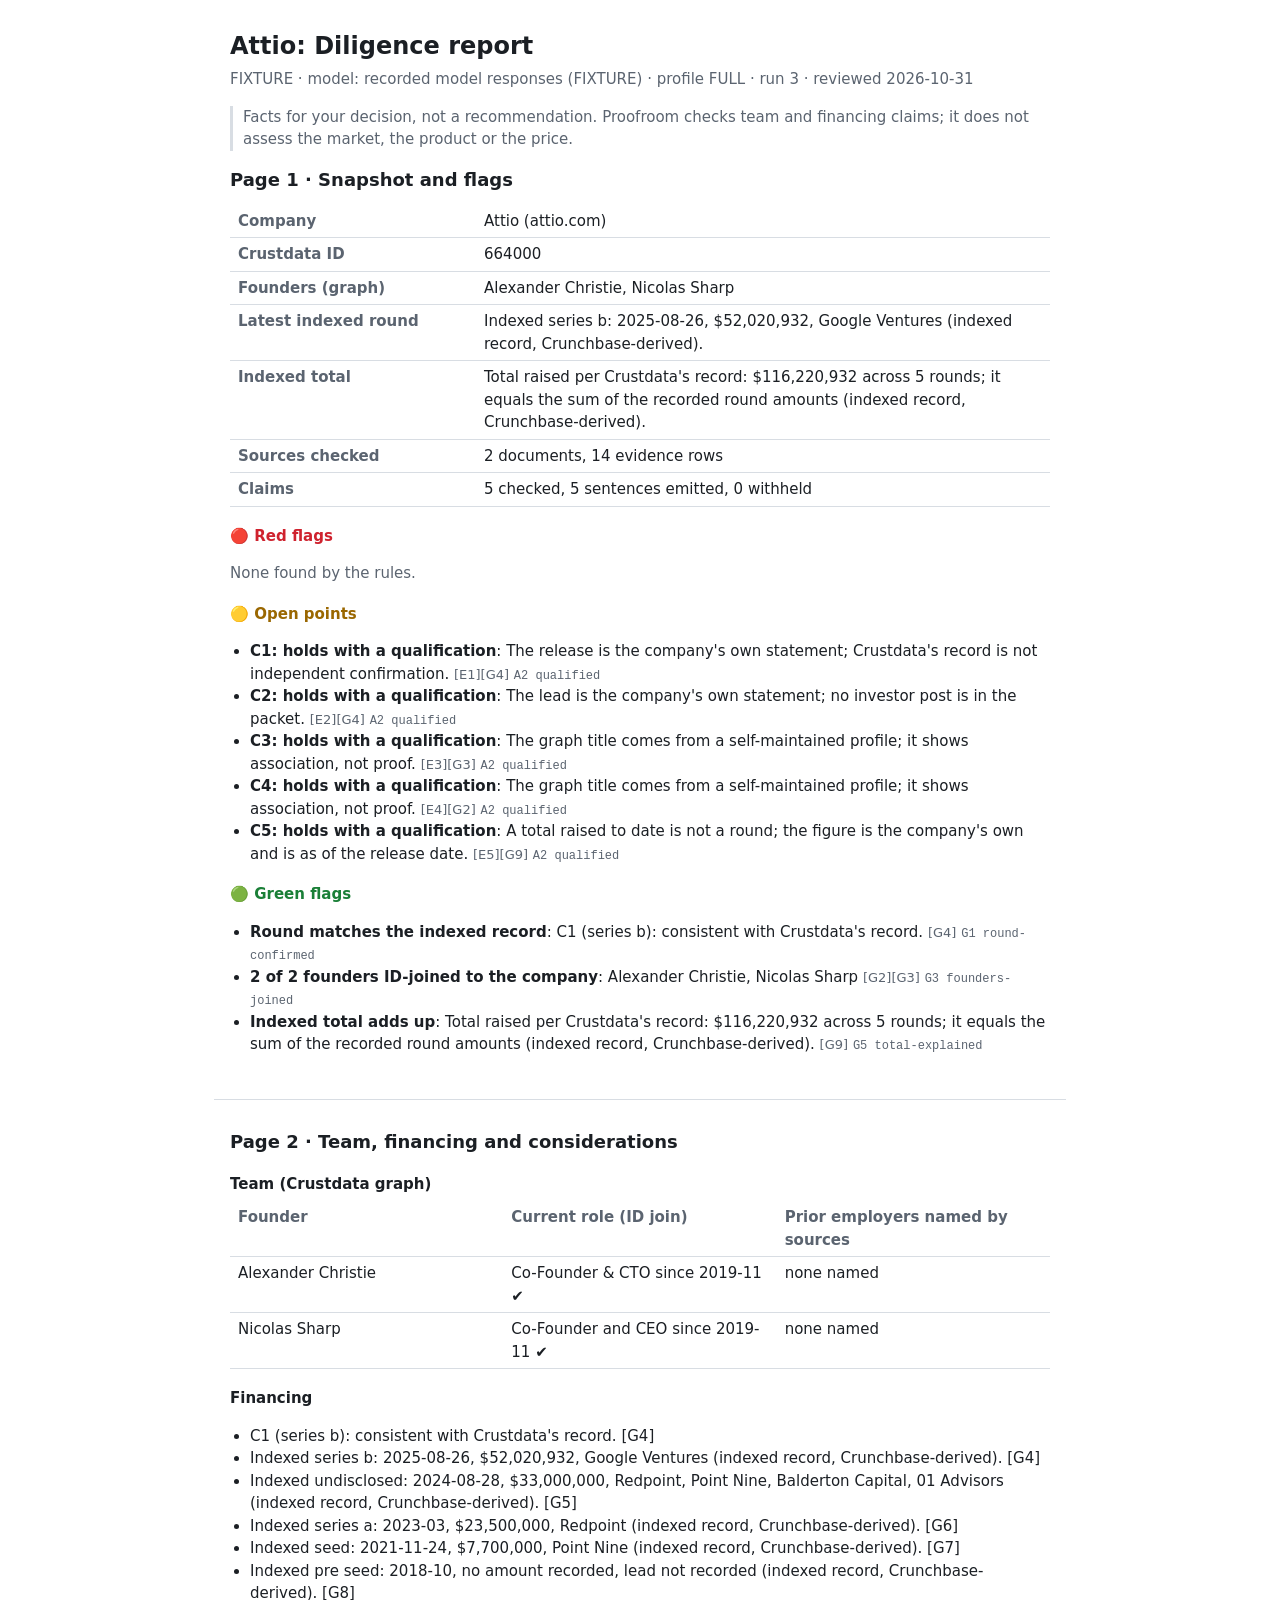
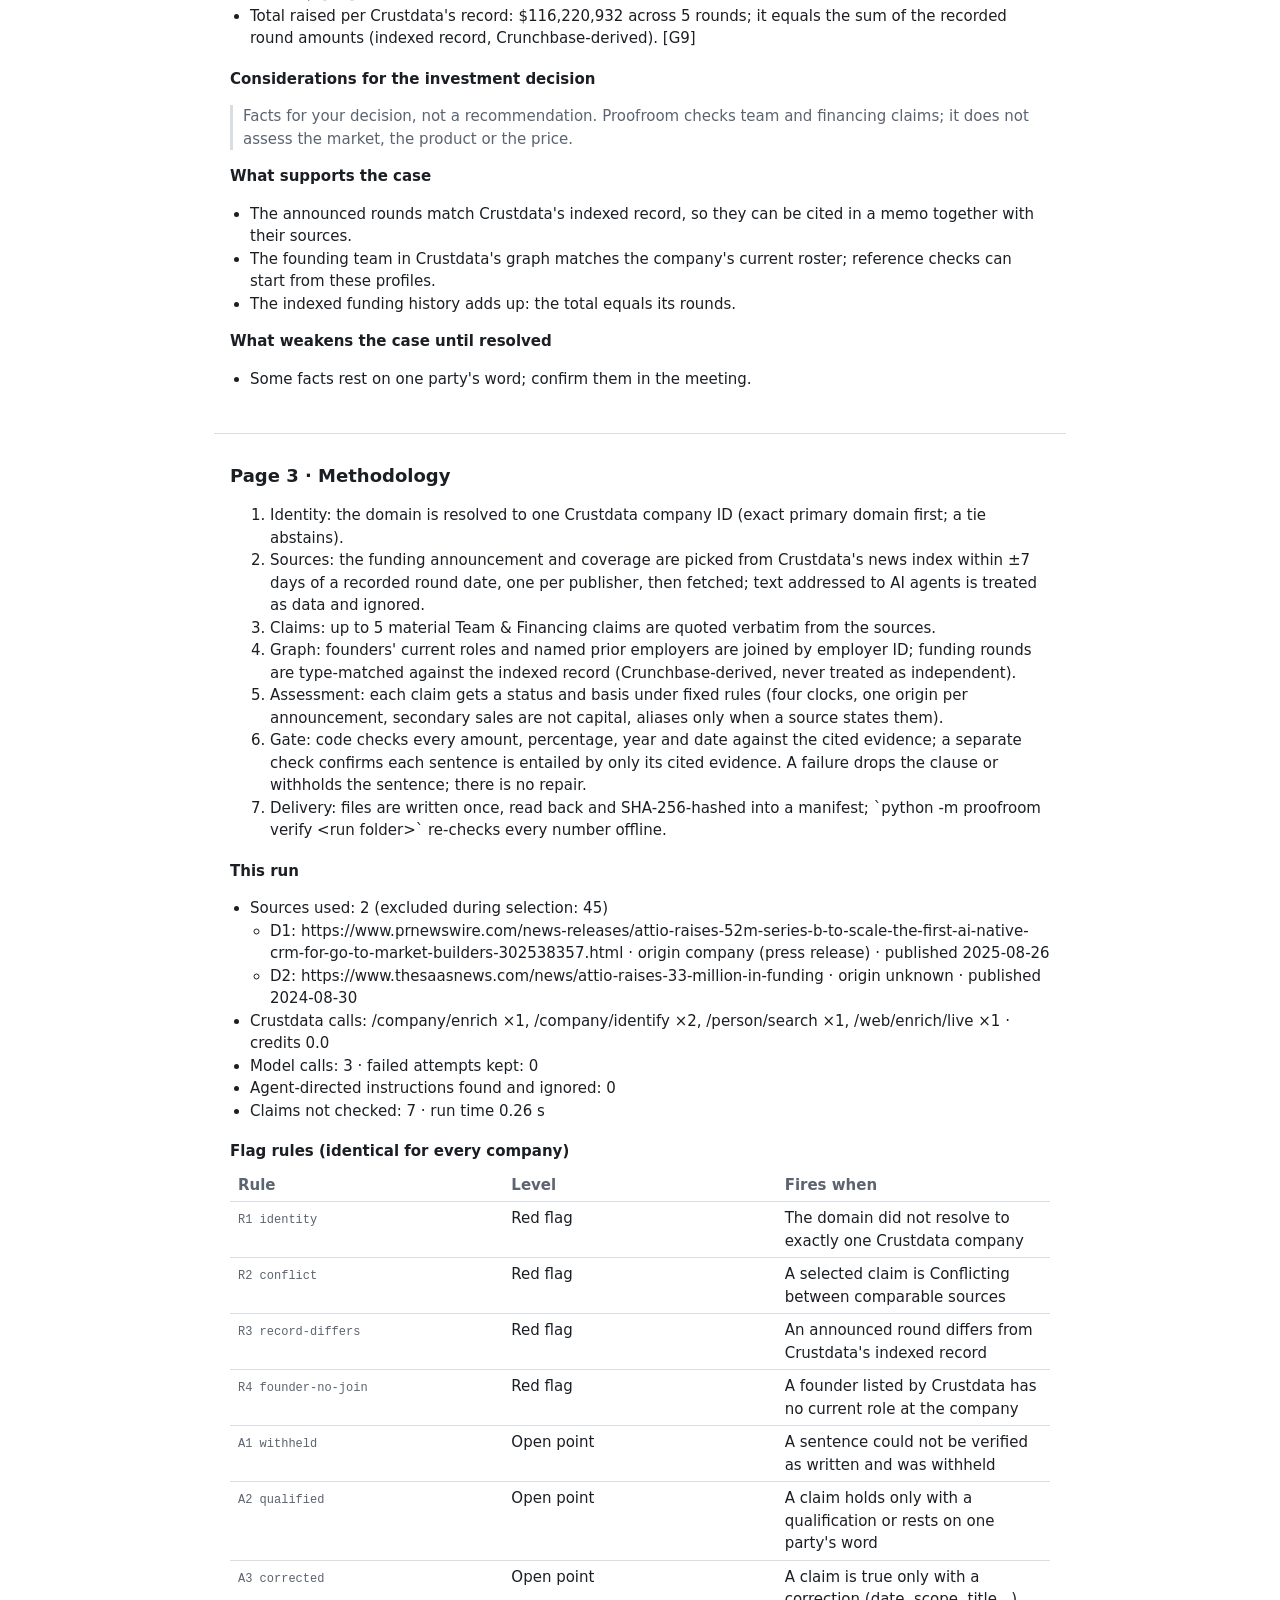
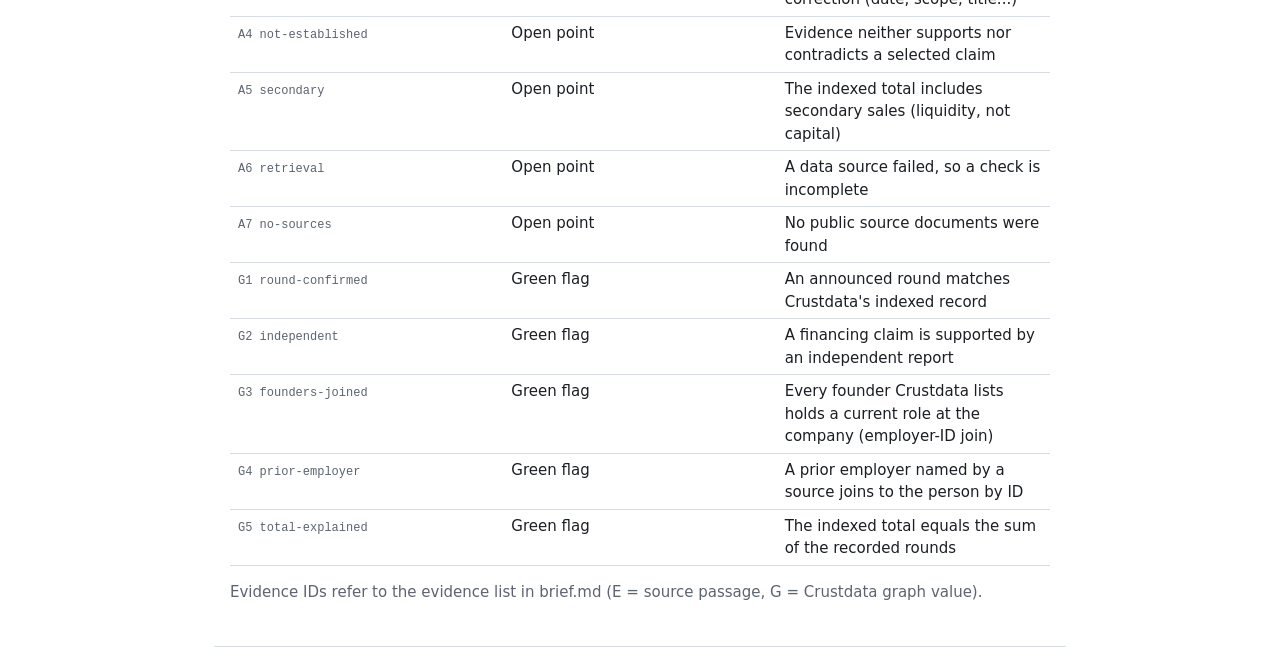
<file: docs/reports/attio-com-report.html>
<!doctype html>
<html lang="en"><head><meta charset="utf-8"><meta name="viewport" content="width=device-width, initial-scale=1">
<title>Attio diligence report</title>
<style>
:root { --fg:#1b1f24; --muted:#5b6470; --bg:#fff; --line:#d8dde3; --g:#1a7f37; --a:#9a6700; --r:#cf222e; }
@media (prefers-color-scheme: dark) { :root { --fg:#e6edf3; --muted:#9aa4af; --bg:#0d1117; --line:#30363d; --g:#3fb950; --a:#d29922; --r:#f85149; } }
body { font: 15px/1.5 system-ui, -apple-system, Segoe UI, sans-serif; color:var(--fg); background:var(--bg); margin:0; }
.page { max-width: 820px; margin: 0 auto; padding: 28px 16px; border-bottom: 1px solid var(--line); }
h1 { font-size: 24px; margin: 0 0 4px; } h2 { font-size: 18px; margin: 0 0 12px; } h3 { font-size: 15px; margin: 18px 0 6px; }
.labels, .none, .disc { color: var(--muted); } .disc { border-left: 3px solid var(--line); padding-left: 10px; }
table { border-collapse: collapse; width: 100%; } th, td { text-align:left; vertical-align: top; padding: 5px 8px; border-bottom: 1px solid var(--line); }
th { width: 30%; color: var(--muted); font-weight: 600; } .cite { color: var(--muted); font-size: 13px; }
h3.red { color: var(--r); } h3.amber { color: var(--a); } h3.green { color: var(--g); }
code { font-size: 12px; color: var(--muted); } ul { padding-left: 20px; }
@media print { .page { page-break-after: always; border: 0; } body { font-size: 12px; } }
</style></head><body>
<section class="page"><h1>Attio: Diligence report</h1>
<div class="labels">FIXTURE · model: recorded model responses (FIXTURE) · profile FULL · run 3 · reviewed 2026-10-31</div><p class="disc">Facts for your decision, not a recommendation. Proofroom checks team and financing claims; it does not assess the market, the product or the price.</p>
<h2>Page 1 · Snapshot and flags</h2><table><tr><th>Company</th><td>Attio (attio.com)</td></tr><tr><th>Crustdata ID</th><td>664000</td></tr><tr><th>Founders (graph)</th><td>Alexander Christie, Nicolas Sharp</td></tr><tr><th>Latest indexed round</th><td>Indexed series b: 2025-08-26, $52,020,932, Google Ventures (indexed record, Crunchbase-derived).</td></tr><tr><th>Indexed total</th><td>Total raised per Crustdata&#x27;s record: $116,220,932 across 5 rounds; it equals the sum of the recorded round amounts (indexed record, Crunchbase-derived).</td></tr><tr><th>Sources checked</th><td>2 documents, 14 evidence rows</td></tr><tr><th>Claims</th><td>5 checked, 5 sentences emitted, 0 withheld</td></tr></table>
<h3 class="red">🔴 Red flags</h3><p class='none'>None found by the rules.</p>
<h3 class="amber">🟡 Open points</h3><ul><li><b>C1: holds with a qualification</b>: The release is the company&#x27;s own statement; Crustdata&#x27;s record is not independent confirmation. <span class='cite'>[E1][G4]</span> <code>A2 qualified</code></li><li><b>C2: holds with a qualification</b>: The lead is the company&#x27;s own statement; no investor post is in the packet. <span class='cite'>[E2][G4]</span> <code>A2 qualified</code></li><li><b>C3: holds with a qualification</b>: The graph title comes from a self-maintained profile; it shows association, not proof. <span class='cite'>[E3][G3]</span> <code>A2 qualified</code></li><li><b>C4: holds with a qualification</b>: The graph title comes from a self-maintained profile; it shows association, not proof. <span class='cite'>[E4][G2]</span> <code>A2 qualified</code></li><li><b>C5: holds with a qualification</b>: A total raised to date is not a round; the figure is the company&#x27;s own and is as of the release date. <span class='cite'>[E5][G9]</span> <code>A2 qualified</code></li></ul>
<h3 class="green">🟢 Green flags</h3><ul><li><b>Round matches the indexed record</b>: C1 (series b): consistent with Crustdata&#x27;s record. <span class='cite'>[G4]</span> <code>G1 round-confirmed</code></li><li><b>2 of 2 founders ID-joined to the company</b>: Alexander Christie, Nicolas Sharp <span class='cite'>[G2][G3]</span> <code>G3 founders-joined</code></li><li><b>Indexed total adds up</b>: Total raised per Crustdata&#x27;s record: $116,220,932 across 5 rounds; it equals the sum of the recorded round amounts (indexed record, Crunchbase-derived). <span class='cite'>[G9]</span> <code>G5 total-explained</code></li></ul></section>
<section class="page"><h2>Page 2 · Team, financing and considerations</h2>
<h3>Team (Crustdata graph)</h3><table><tr><th>Founder</th><th>Current role (ID join)</th><th>Prior employers named by sources</th></tr><tr><td>Alexander Christie</td><td>Co-Founder &amp; CTO since 2019-11 ✔</td><td>none named</td></tr><tr><td>Nicolas Sharp</td><td>Co-Founder and CEO since 2019-11 ✔</td><td>none named</td></tr></table>
<h3>Financing</h3><ul><li>C1 (series b): consistent with Crustdata&#x27;s record. [G4]</li><li>Indexed series b: 2025-08-26, $52,020,932, Google Ventures (indexed record, Crunchbase-derived). [G4]</li><li>Indexed undisclosed: 2024-08-28, $33,000,000, Redpoint, Point Nine, Balderton Capital, 01 Advisors (indexed record, Crunchbase-derived). [G5]</li><li>Indexed series a: 2023-03, $23,500,000, Redpoint (indexed record, Crunchbase-derived). [G6]</li><li>Indexed seed: 2021-11-24, $7,700,000, Point Nine (indexed record, Crunchbase-derived). [G7]</li><li>Indexed pre seed: 2018-10, no amount recorded, lead not recorded (indexed record, Crunchbase-derived). [G8]</li><li>Total raised per Crustdata&#x27;s record: $116,220,932 across 5 rounds; it equals the sum of the recorded round amounts (indexed record, Crunchbase-derived). [G9]</li></ul>
<h3>Considerations for the investment decision</h3><p class="disc">Facts for your decision, not a recommendation. Proofroom checks team and financing claims; it does not assess the market, the product or the price.</p>
<p><b>What supports the case</b></p><ul><li>The announced rounds match Crustdata&#x27;s indexed record, so they can be cited in a memo together with their sources.</li><li>The founding team in Crustdata&#x27;s graph matches the company&#x27;s current roster; reference checks can start from these profiles.</li><li>The indexed funding history adds up: the total equals its rounds.</li></ul>
<p><b>What weakens the case until resolved</b></p><ul><li>Some facts rest on one party&#x27;s word; confirm them in the meeting.</li></ul>
</section>
<section class="page"><h2>Page 3 · Methodology</h2><ol><li>Identity: the domain is resolved to one Crustdata company ID (exact primary domain first; a tie abstains).</li><li>Sources: the funding announcement and coverage are picked from Crustdata&#x27;s news index within ±7 days of a recorded round date, one per publisher, then fetched; text addressed to AI agents is treated as data and ignored.</li><li>Claims: up to 5 material Team &amp; Financing claims are quoted verbatim from the sources.</li><li>Graph: founders&#x27; current roles and named prior employers are joined by employer ID; funding rounds are type-matched against the indexed record (Crunchbase-derived, never treated as independent).</li><li>Assessment: each claim gets a status and basis under fixed rules (four clocks, one origin per announcement, secondary sales are not capital, aliases only when a source states them).</li><li>Gate: code checks every amount, percentage, year and date against the cited evidence; a separate check confirms each sentence is entailed by only its cited evidence. A failure drops the clause or withholds the sentence; there is no repair.</li><li>Delivery: files are written once, read back and SHA-256-hashed into a manifest; `python -m proofroom verify &lt;run folder&gt;` re-checks every number offline.</li></ol>
<h3>This run</h3><ul><li>Sources used: 2 (excluded during selection: 45)<ul><li>D1: https://www.prnewswire.com/news-releases/attio-raises-52m-series-b-to-scale-the-first-ai-native-crm-for-go-to-market-builders-302538357.html · origin company (press release) · published 2025-08-26</li><li>D2: https://www.thesaasnews.com/news/attio-raises-33-million-in-funding · origin unknown · published 2024-08-30</li></ul></li>
<li>Crustdata calls: /company/enrich ×1, /company/identify ×2, /person/search ×1, /web/enrich/live ×1 · credits 0.0</li>
<li>Model calls: 3 · failed attempts kept: 0</li>
<li>Agent-directed instructions found and ignored: 0</li>
<li>Claims not checked: 7 · run time 0.26 s</li></ul>
<h3>Flag rules (identical for every company)</h3><table><tr><th>Rule</th><th>Level</th><th>Fires when</th></tr><tr><td><code>R1 identity</code></td><td>Red flag</td><td>The domain did not resolve to exactly one Crustdata company</td></tr><tr><td><code>R2 conflict</code></td><td>Red flag</td><td>A selected claim is Conflicting between comparable sources</td></tr><tr><td><code>R3 record-differs</code></td><td>Red flag</td><td>An announced round differs from Crustdata&#x27;s indexed record</td></tr><tr><td><code>R4 founder-no-join</code></td><td>Red flag</td><td>A founder listed by Crustdata has no current role at the company</td></tr><tr><td><code>A1 withheld</code></td><td>Open point</td><td>A sentence could not be verified as written and was withheld</td></tr><tr><td><code>A2 qualified</code></td><td>Open point</td><td>A claim holds only with a qualification or rests on one party&#x27;s word</td></tr><tr><td><code>A3 corrected</code></td><td>Open point</td><td>A claim is true only with a correction (date, scope, title...)</td></tr><tr><td><code>A4 not-established</code></td><td>Open point</td><td>Evidence neither supports nor contradicts a selected claim</td></tr><tr><td><code>A5 secondary</code></td><td>Open point</td><td>The indexed total includes secondary sales (liquidity, not capital)</td></tr><tr><td><code>A6 retrieval</code></td><td>Open point</td><td>A data source failed, so a check is incomplete</td></tr><tr><td><code>A7 no-sources</code></td><td>Open point</td><td>No public source documents were found</td></tr><tr><td><code>G1 round-confirmed</code></td><td>Green flag</td><td>An announced round matches Crustdata&#x27;s indexed record</td></tr><tr><td><code>G2 independent</code></td><td>Green flag</td><td>A financing claim is supported by an independent report</td></tr><tr><td><code>G3 founders-joined</code></td><td>Green flag</td><td>Every founder Crustdata lists holds a current role at the company (employer-ID join)</td></tr><tr><td><code>G4 prior-employer</code></td><td>Green flag</td><td>A prior employer named by a source joins to the person by ID</td></tr><tr><td><code>G5 total-explained</code></td><td>Green flag</td><td>The indexed total equals the sum of the recorded rounds</td></tr></table>
<p class="labels">Evidence IDs refer to the evidence list in brief.md (E = source passage, G = Crustdata graph value).</p></section>
</body></html>
</file>
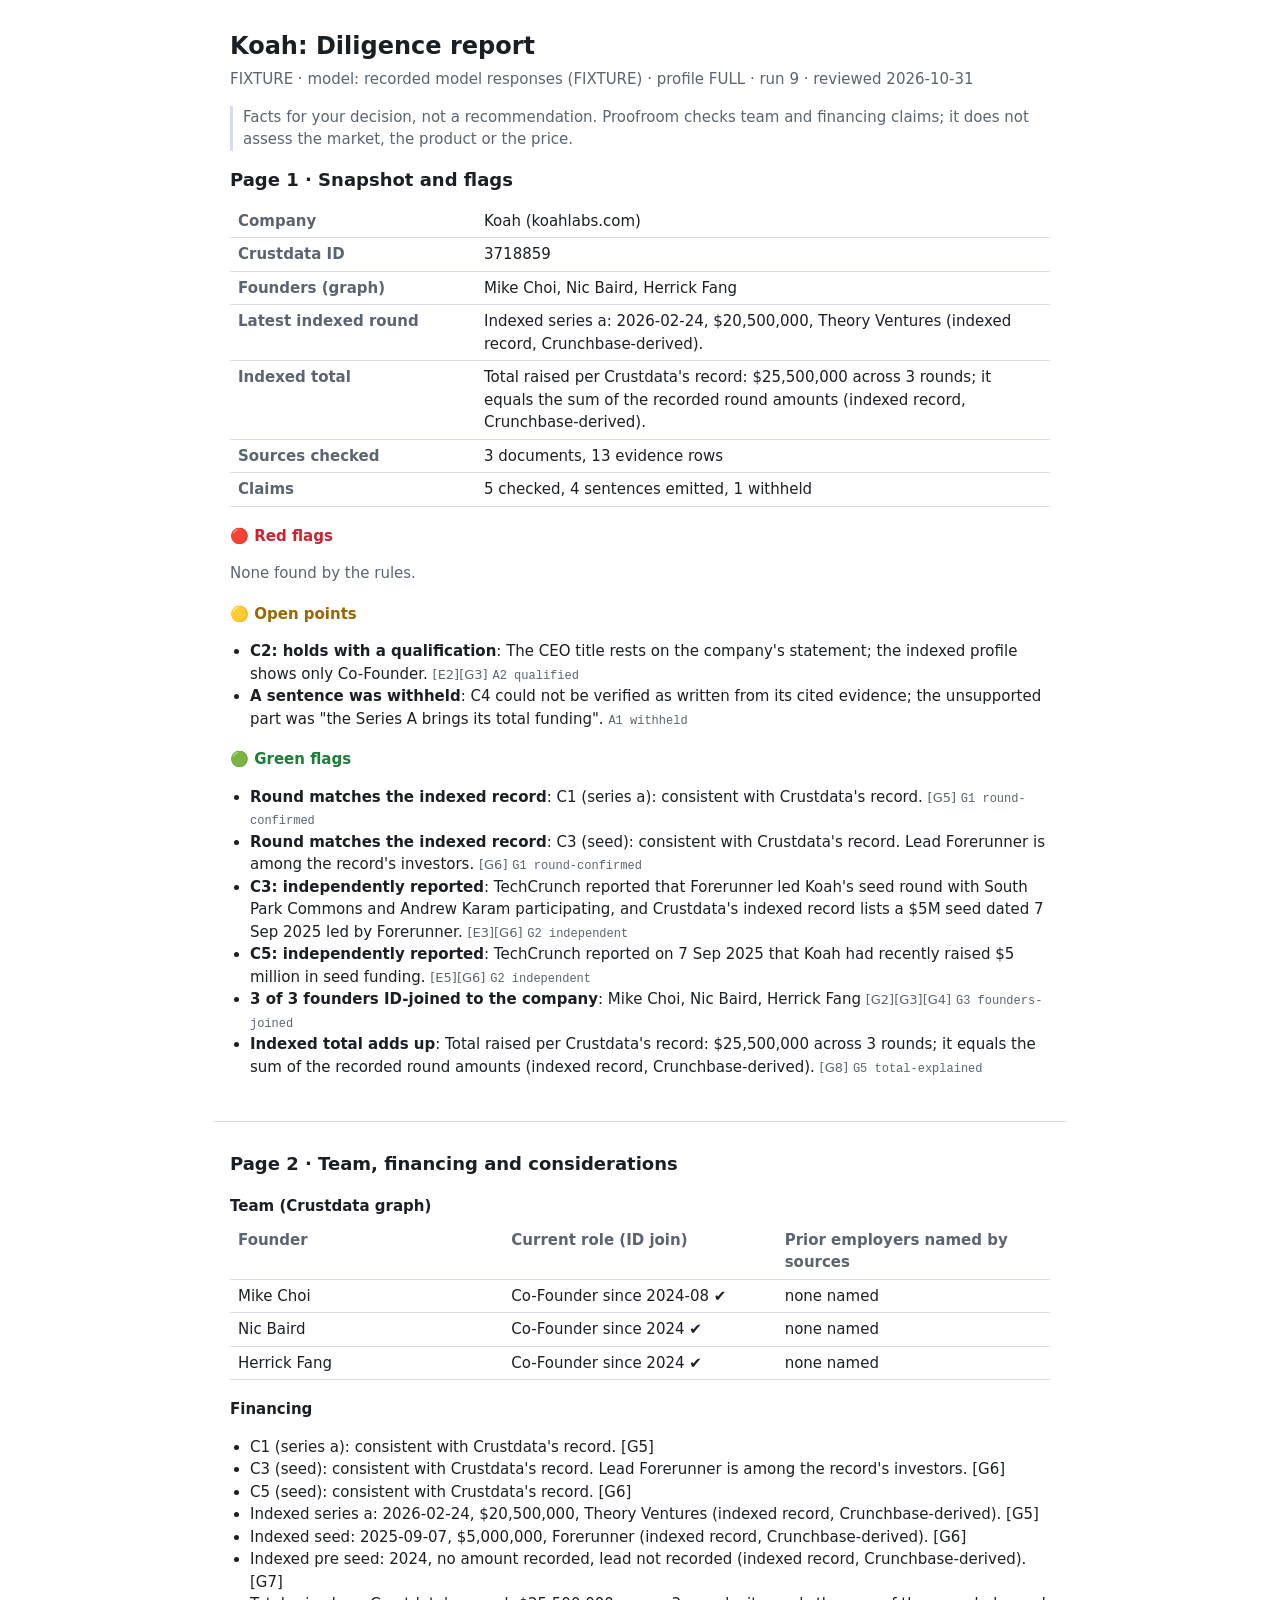
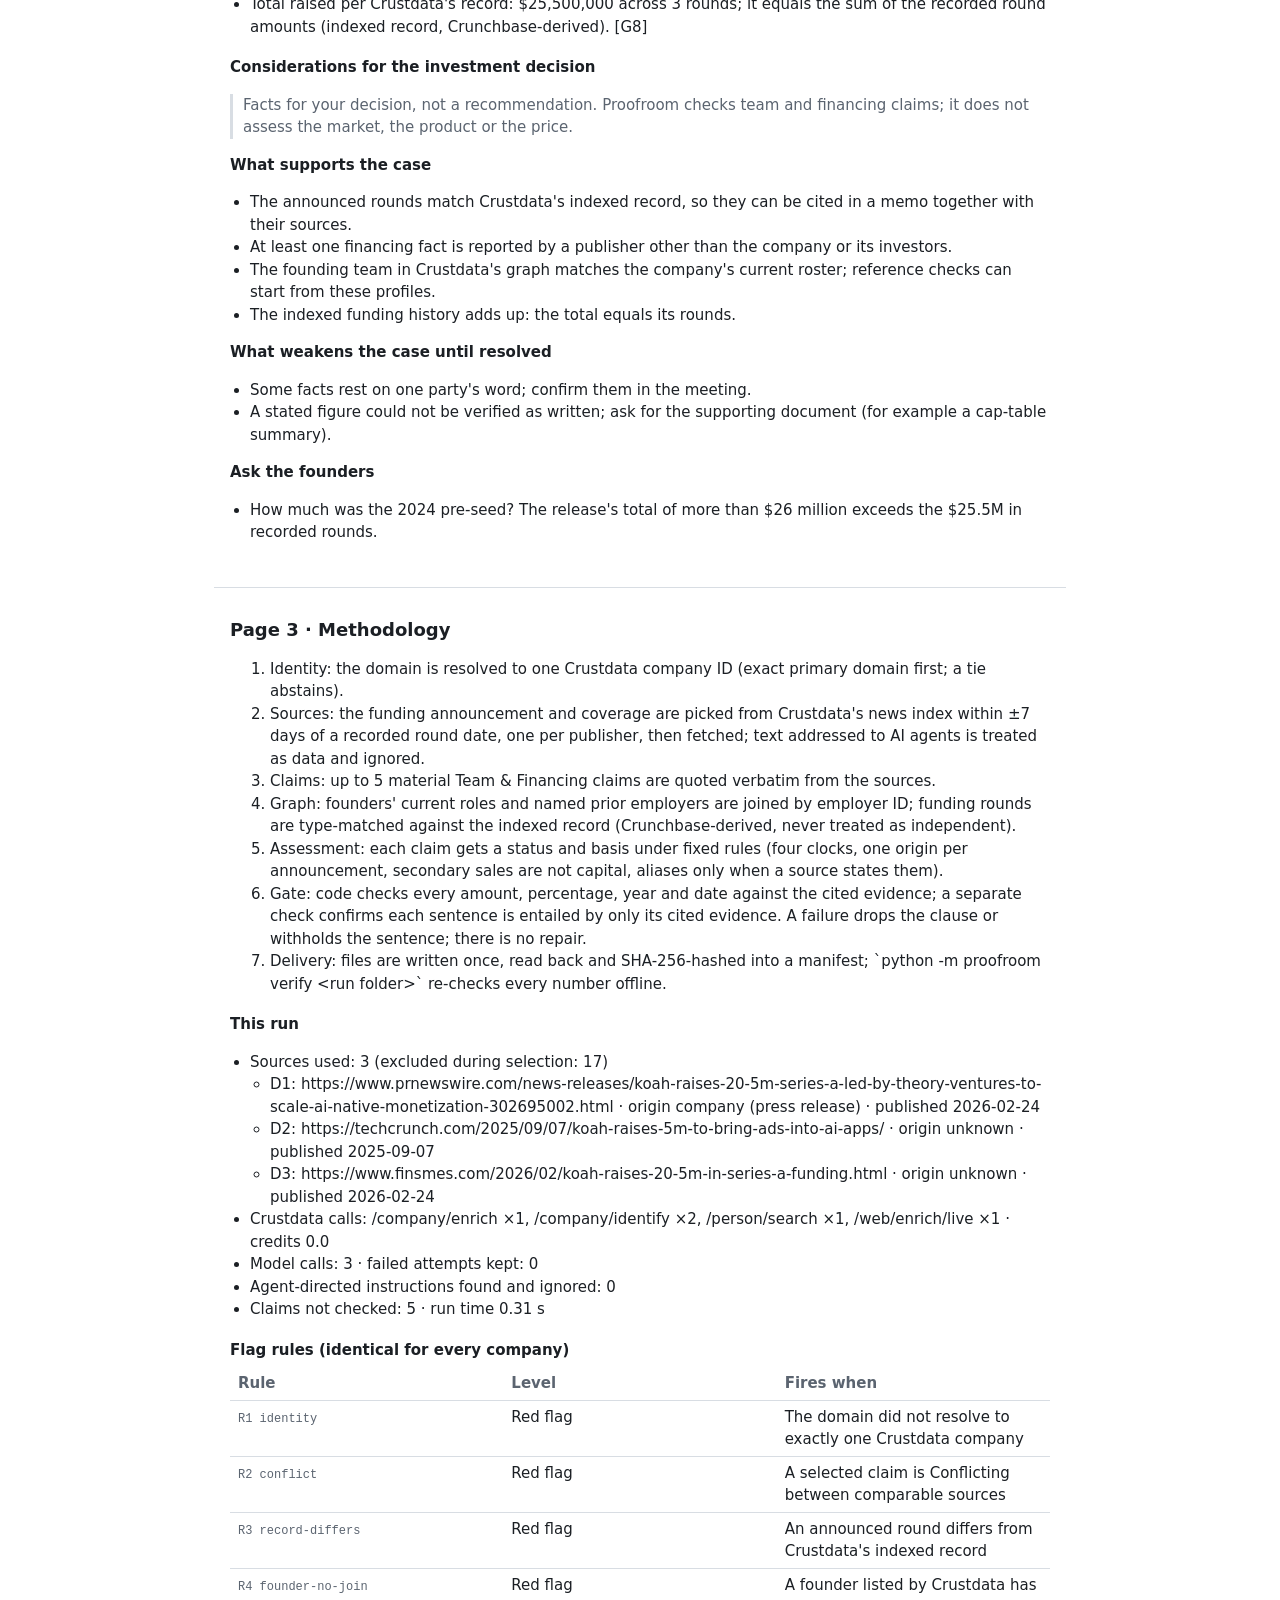
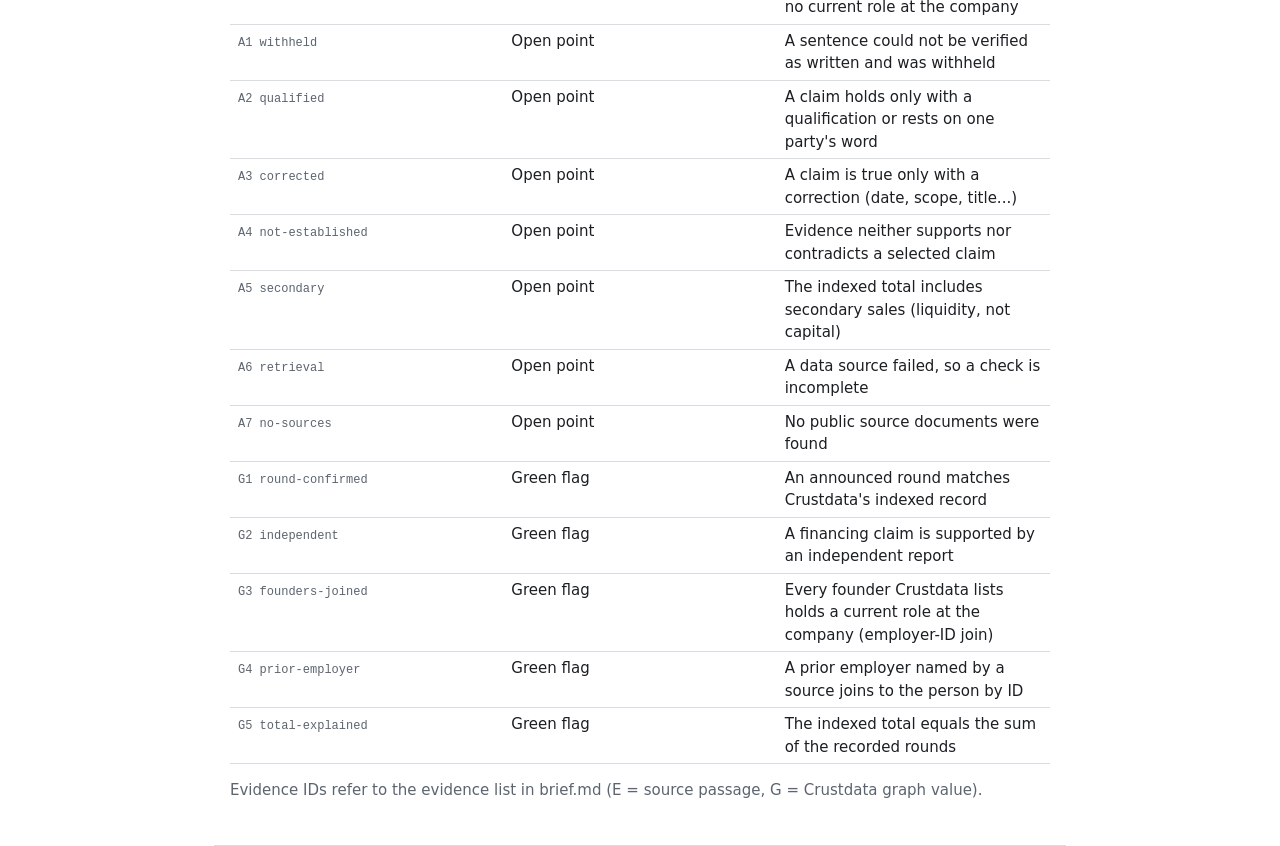
<file: docs/reports/koahlabs-com-report.html>
<!doctype html>
<html lang="en"><head><meta charset="utf-8"><meta name="viewport" content="width=device-width, initial-scale=1">
<title>Koah diligence report</title>
<style>
:root { --fg:#1b1f24; --muted:#5b6470; --bg:#fff; --line:#d8dde3; --g:#1a7f37; --a:#9a6700; --r:#cf222e; }
@media (prefers-color-scheme: dark) { :root { --fg:#e6edf3; --muted:#9aa4af; --bg:#0d1117; --line:#30363d; --g:#3fb950; --a:#d29922; --r:#f85149; } }
body { font: 15px/1.5 system-ui, -apple-system, Segoe UI, sans-serif; color:var(--fg); background:var(--bg); margin:0; }
.page { max-width: 820px; margin: 0 auto; padding: 28px 16px; border-bottom: 1px solid var(--line); }
h1 { font-size: 24px; margin: 0 0 4px; } h2 { font-size: 18px; margin: 0 0 12px; } h3 { font-size: 15px; margin: 18px 0 6px; }
.labels, .none, .disc { color: var(--muted); } .disc { border-left: 3px solid var(--line); padding-left: 10px; }
table { border-collapse: collapse; width: 100%; } th, td { text-align:left; vertical-align: top; padding: 5px 8px; border-bottom: 1px solid var(--line); }
th { width: 30%; color: var(--muted); font-weight: 600; } .cite { color: var(--muted); font-size: 13px; }
h3.red { color: var(--r); } h3.amber { color: var(--a); } h3.green { color: var(--g); }
code { font-size: 12px; color: var(--muted); } ul { padding-left: 20px; }
@media print { .page { page-break-after: always; border: 0; } body { font-size: 12px; } }
</style></head><body>
<section class="page"><h1>Koah: Diligence report</h1>
<div class="labels">FIXTURE · model: recorded model responses (FIXTURE) · profile FULL · run 9 · reviewed 2026-10-31</div><p class="disc">Facts for your decision, not a recommendation. Proofroom checks team and financing claims; it does not assess the market, the product or the price.</p>
<h2>Page 1 · Snapshot and flags</h2><table><tr><th>Company</th><td>Koah (koahlabs.com)</td></tr><tr><th>Crustdata ID</th><td>3718859</td></tr><tr><th>Founders (graph)</th><td>Mike Choi, Nic Baird, Herrick Fang</td></tr><tr><th>Latest indexed round</th><td>Indexed series a: 2026-02-24, $20,500,000, Theory Ventures (indexed record, Crunchbase-derived).</td></tr><tr><th>Indexed total</th><td>Total raised per Crustdata&#x27;s record: $25,500,000 across 3 rounds; it equals the sum of the recorded round amounts (indexed record, Crunchbase-derived).</td></tr><tr><th>Sources checked</th><td>3 documents, 13 evidence rows</td></tr><tr><th>Claims</th><td>5 checked, 4 sentences emitted, 1 withheld</td></tr></table>
<h3 class="red">🔴 Red flags</h3><p class='none'>None found by the rules.</p>
<h3 class="amber">🟡 Open points</h3><ul><li><b>C2: holds with a qualification</b>: The CEO title rests on the company&#x27;s statement; the indexed profile shows only Co-Founder. <span class='cite'>[E2][G3]</span> <code>A2 qualified</code></li><li><b>A sentence was withheld</b>: C4 could not be verified as written from its cited evidence; the unsupported part was &quot;the Series A brings its total funding&quot;. <span class='cite'></span> <code>A1 withheld</code></li></ul>
<h3 class="green">🟢 Green flags</h3><ul><li><b>Round matches the indexed record</b>: C1 (series a): consistent with Crustdata&#x27;s record. <span class='cite'>[G5]</span> <code>G1 round-confirmed</code></li><li><b>Round matches the indexed record</b>: C3 (seed): consistent with Crustdata&#x27;s record. Lead Forerunner is among the record&#x27;s investors. <span class='cite'>[G6]</span> <code>G1 round-confirmed</code></li><li><b>C3: independently reported</b>: TechCrunch reported that Forerunner led Koah&#x27;s seed round with South Park Commons and Andrew Karam participating, and Crustdata&#x27;s indexed record lists a $5M seed dated 7 Sep 2025 led by Forerunner. <span class='cite'>[E3][G6]</span> <code>G2 independent</code></li><li><b>C5: independently reported</b>: TechCrunch reported on 7 Sep 2025 that Koah had recently raised $5 million in seed funding. <span class='cite'>[E5][G6]</span> <code>G2 independent</code></li><li><b>3 of 3 founders ID-joined to the company</b>: Mike Choi, Nic Baird, Herrick Fang <span class='cite'>[G2][G3][G4]</span> <code>G3 founders-joined</code></li><li><b>Indexed total adds up</b>: Total raised per Crustdata&#x27;s record: $25,500,000 across 3 rounds; it equals the sum of the recorded round amounts (indexed record, Crunchbase-derived). <span class='cite'>[G8]</span> <code>G5 total-explained</code></li></ul></section>
<section class="page"><h2>Page 2 · Team, financing and considerations</h2>
<h3>Team (Crustdata graph)</h3><table><tr><th>Founder</th><th>Current role (ID join)</th><th>Prior employers named by sources</th></tr><tr><td>Mike Choi</td><td>Co-Founder since 2024-08 ✔</td><td>none named</td></tr><tr><td>Nic Baird</td><td>Co-Founder since 2024 ✔</td><td>none named</td></tr><tr><td>Herrick Fang</td><td>Co-Founder since 2024 ✔</td><td>none named</td></tr></table>
<h3>Financing</h3><ul><li>C1 (series a): consistent with Crustdata&#x27;s record. [G5]</li><li>C3 (seed): consistent with Crustdata&#x27;s record. Lead Forerunner is among the record&#x27;s investors. [G6]</li><li>C5 (seed): consistent with Crustdata&#x27;s record. [G6]</li><li>Indexed series a: 2026-02-24, $20,500,000, Theory Ventures (indexed record, Crunchbase-derived). [G5]</li><li>Indexed seed: 2025-09-07, $5,000,000, Forerunner (indexed record, Crunchbase-derived). [G6]</li><li>Indexed pre seed: 2024, no amount recorded, lead not recorded (indexed record, Crunchbase-derived). [G7]</li><li>Total raised per Crustdata&#x27;s record: $25,500,000 across 3 rounds; it equals the sum of the recorded round amounts (indexed record, Crunchbase-derived). [G8]</li></ul>
<h3>Considerations for the investment decision</h3><p class="disc">Facts for your decision, not a recommendation. Proofroom checks team and financing claims; it does not assess the market, the product or the price.</p>
<p><b>What supports the case</b></p><ul><li>The announced rounds match Crustdata&#x27;s indexed record, so they can be cited in a memo together with their sources.</li><li>At least one financing fact is reported by a publisher other than the company or its investors.</li><li>The founding team in Crustdata&#x27;s graph matches the company&#x27;s current roster; reference checks can start from these profiles.</li><li>The indexed funding history adds up: the total equals its rounds.</li></ul>
<p><b>What weakens the case until resolved</b></p><ul><li>Some facts rest on one party&#x27;s word; confirm them in the meeting.</li><li>A stated figure could not be verified as written; ask for the supporting document (for example a cap-table summary).</li></ul>
<p><b>Ask the founders</b></p><ul><li>How much was the 2024 pre-seed? The release&#x27;s total of more than $26 million exceeds the $25.5M in recorded rounds.</li></ul></section>
<section class="page"><h2>Page 3 · Methodology</h2><ol><li>Identity: the domain is resolved to one Crustdata company ID (exact primary domain first; a tie abstains).</li><li>Sources: the funding announcement and coverage are picked from Crustdata&#x27;s news index within ±7 days of a recorded round date, one per publisher, then fetched; text addressed to AI agents is treated as data and ignored.</li><li>Claims: up to 5 material Team &amp; Financing claims are quoted verbatim from the sources.</li><li>Graph: founders&#x27; current roles and named prior employers are joined by employer ID; funding rounds are type-matched against the indexed record (Crunchbase-derived, never treated as independent).</li><li>Assessment: each claim gets a status and basis under fixed rules (four clocks, one origin per announcement, secondary sales are not capital, aliases only when a source states them).</li><li>Gate: code checks every amount, percentage, year and date against the cited evidence; a separate check confirms each sentence is entailed by only its cited evidence. A failure drops the clause or withholds the sentence; there is no repair.</li><li>Delivery: files are written once, read back and SHA-256-hashed into a manifest; `python -m proofroom verify &lt;run folder&gt;` re-checks every number offline.</li></ol>
<h3>This run</h3><ul><li>Sources used: 3 (excluded during selection: 17)<ul><li>D1: https://www.prnewswire.com/news-releases/koah-raises-20-5m-series-a-led-by-theory-ventures-to-scale-ai-native-monetization-302695002.html · origin company (press release) · published 2026-02-24</li><li>D2: https://techcrunch.com/2025/09/07/koah-raises-5m-to-bring-ads-into-ai-apps/ · origin unknown · published 2025-09-07</li><li>D3: https://www.finsmes.com/2026/02/koah-raises-20-5m-in-series-a-funding.html · origin unknown · published 2026-02-24</li></ul></li>
<li>Crustdata calls: /company/enrich ×1, /company/identify ×2, /person/search ×1, /web/enrich/live ×1 · credits 0.0</li>
<li>Model calls: 3 · failed attempts kept: 0</li>
<li>Agent-directed instructions found and ignored: 0</li>
<li>Claims not checked: 5 · run time 0.31 s</li></ul>
<h3>Flag rules (identical for every company)</h3><table><tr><th>Rule</th><th>Level</th><th>Fires when</th></tr><tr><td><code>R1 identity</code></td><td>Red flag</td><td>The domain did not resolve to exactly one Crustdata company</td></tr><tr><td><code>R2 conflict</code></td><td>Red flag</td><td>A selected claim is Conflicting between comparable sources</td></tr><tr><td><code>R3 record-differs</code></td><td>Red flag</td><td>An announced round differs from Crustdata&#x27;s indexed record</td></tr><tr><td><code>R4 founder-no-join</code></td><td>Red flag</td><td>A founder listed by Crustdata has no current role at the company</td></tr><tr><td><code>A1 withheld</code></td><td>Open point</td><td>A sentence could not be verified as written and was withheld</td></tr><tr><td><code>A2 qualified</code></td><td>Open point</td><td>A claim holds only with a qualification or rests on one party&#x27;s word</td></tr><tr><td><code>A3 corrected</code></td><td>Open point</td><td>A claim is true only with a correction (date, scope, title...)</td></tr><tr><td><code>A4 not-established</code></td><td>Open point</td><td>Evidence neither supports nor contradicts a selected claim</td></tr><tr><td><code>A5 secondary</code></td><td>Open point</td><td>The indexed total includes secondary sales (liquidity, not capital)</td></tr><tr><td><code>A6 retrieval</code></td><td>Open point</td><td>A data source failed, so a check is incomplete</td></tr><tr><td><code>A7 no-sources</code></td><td>Open point</td><td>No public source documents were found</td></tr><tr><td><code>G1 round-confirmed</code></td><td>Green flag</td><td>An announced round matches Crustdata&#x27;s indexed record</td></tr><tr><td><code>G2 independent</code></td><td>Green flag</td><td>A financing claim is supported by an independent report</td></tr><tr><td><code>G3 founders-joined</code></td><td>Green flag</td><td>Every founder Crustdata lists holds a current role at the company (employer-ID join)</td></tr><tr><td><code>G4 prior-employer</code></td><td>Green flag</td><td>A prior employer named by a source joins to the person by ID</td></tr><tr><td><code>G5 total-explained</code></td><td>Green flag</td><td>The indexed total equals the sum of the recorded rounds</td></tr></table>
<p class="labels">Evidence IDs refer to the evidence list in brief.md (E = source passage, G = Crustdata graph value).</p></section>
</body></html>
</file>
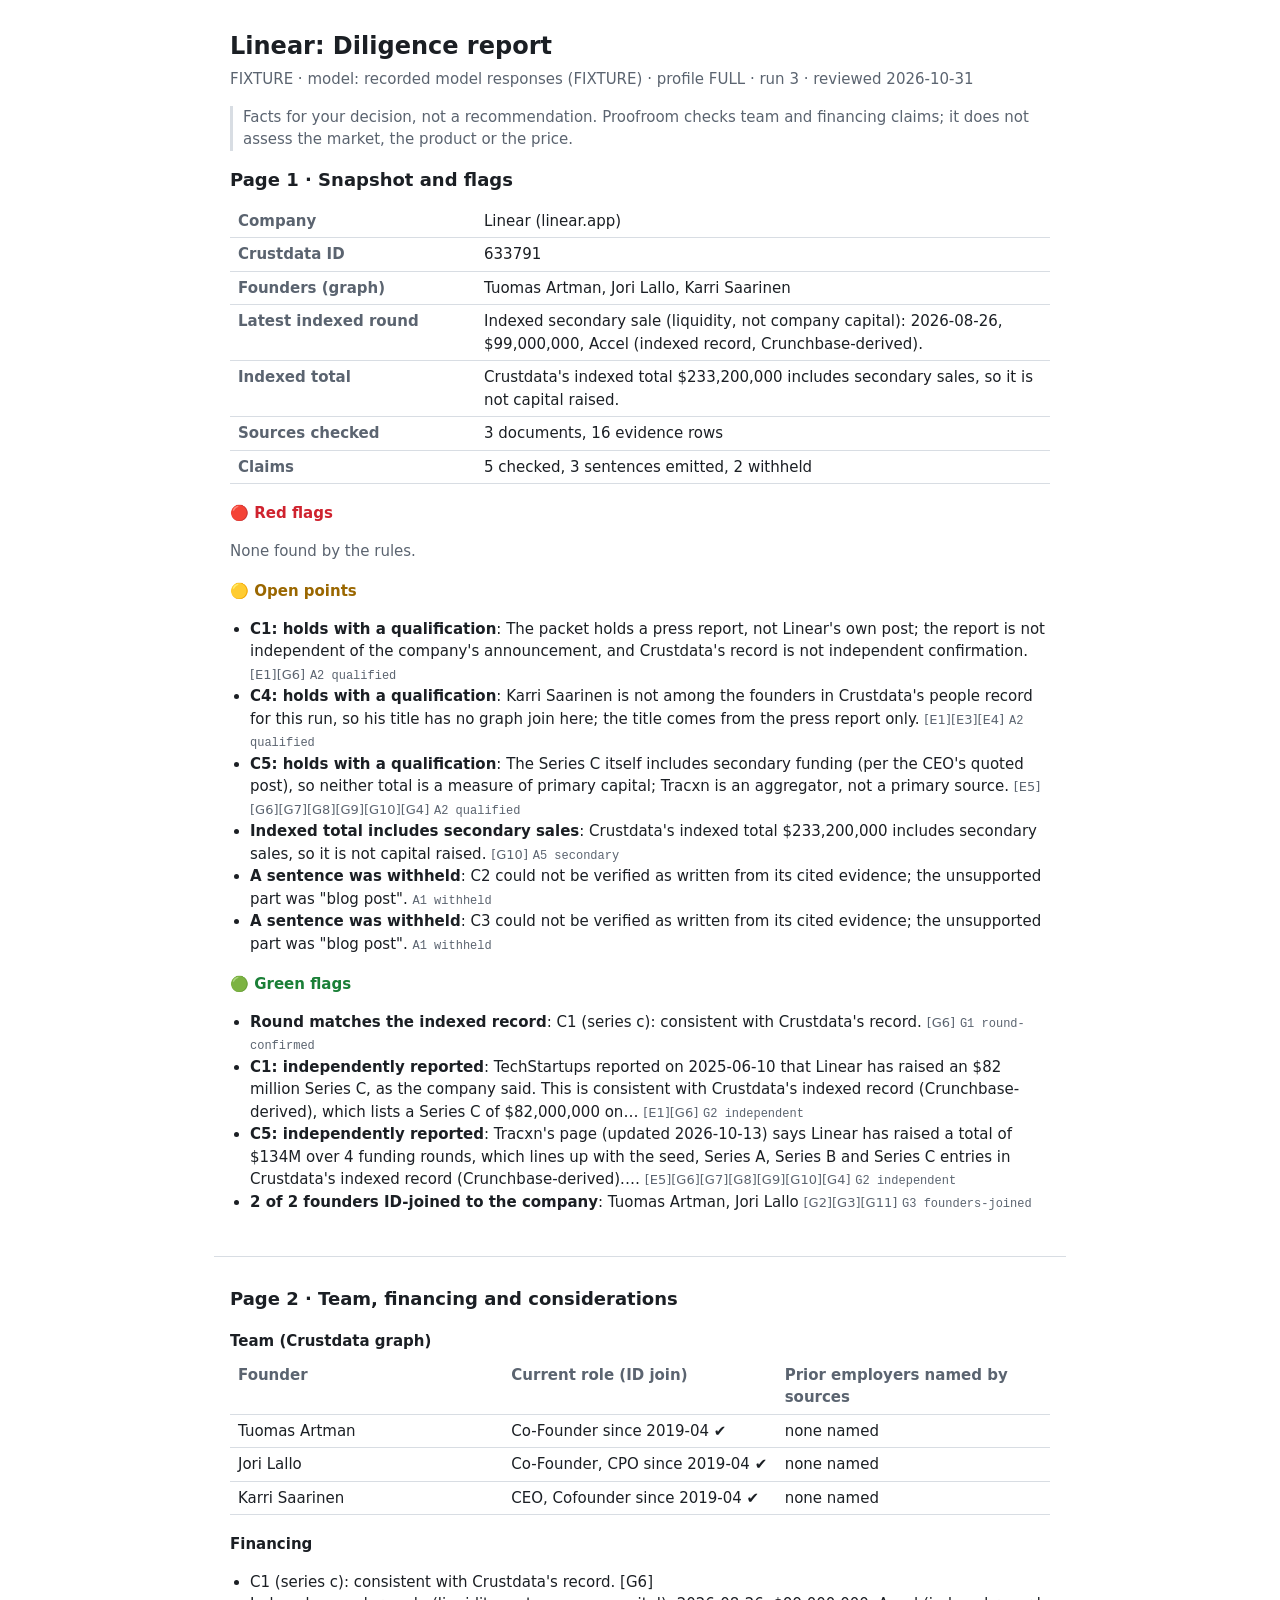
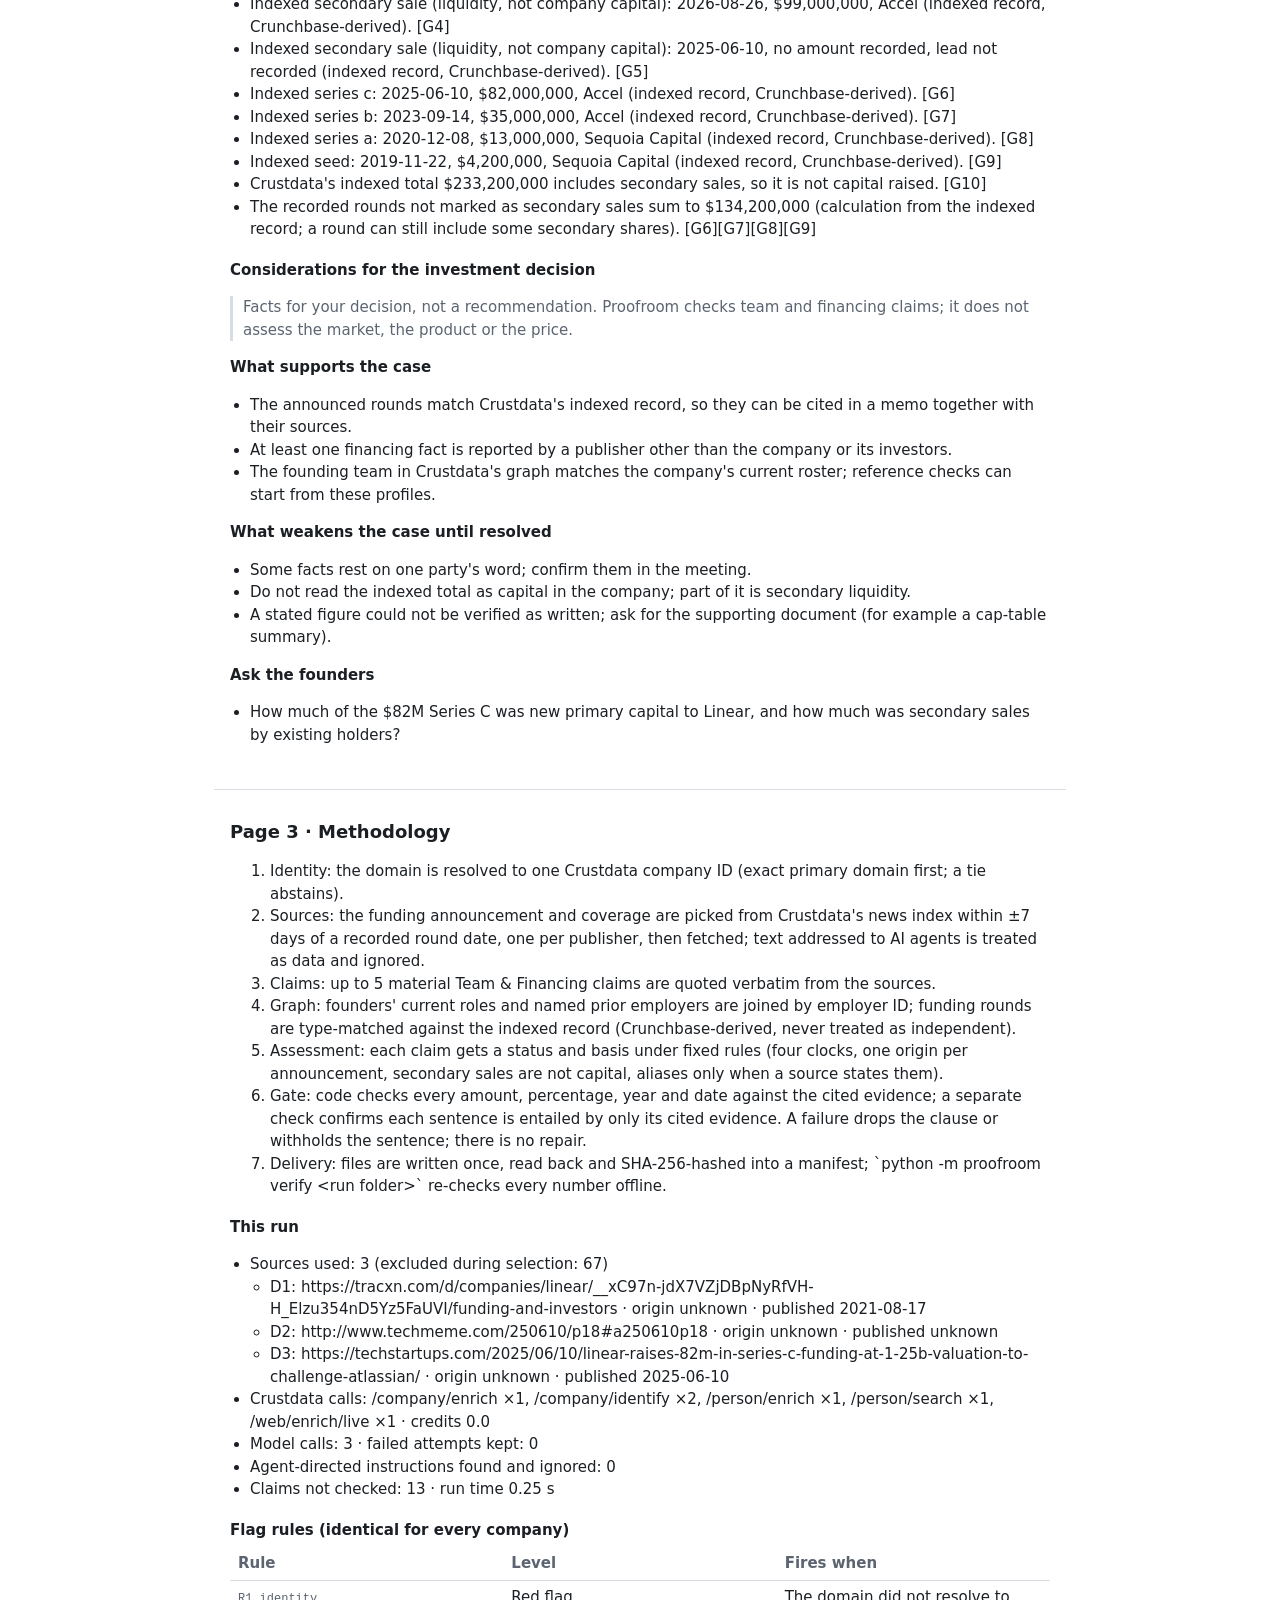
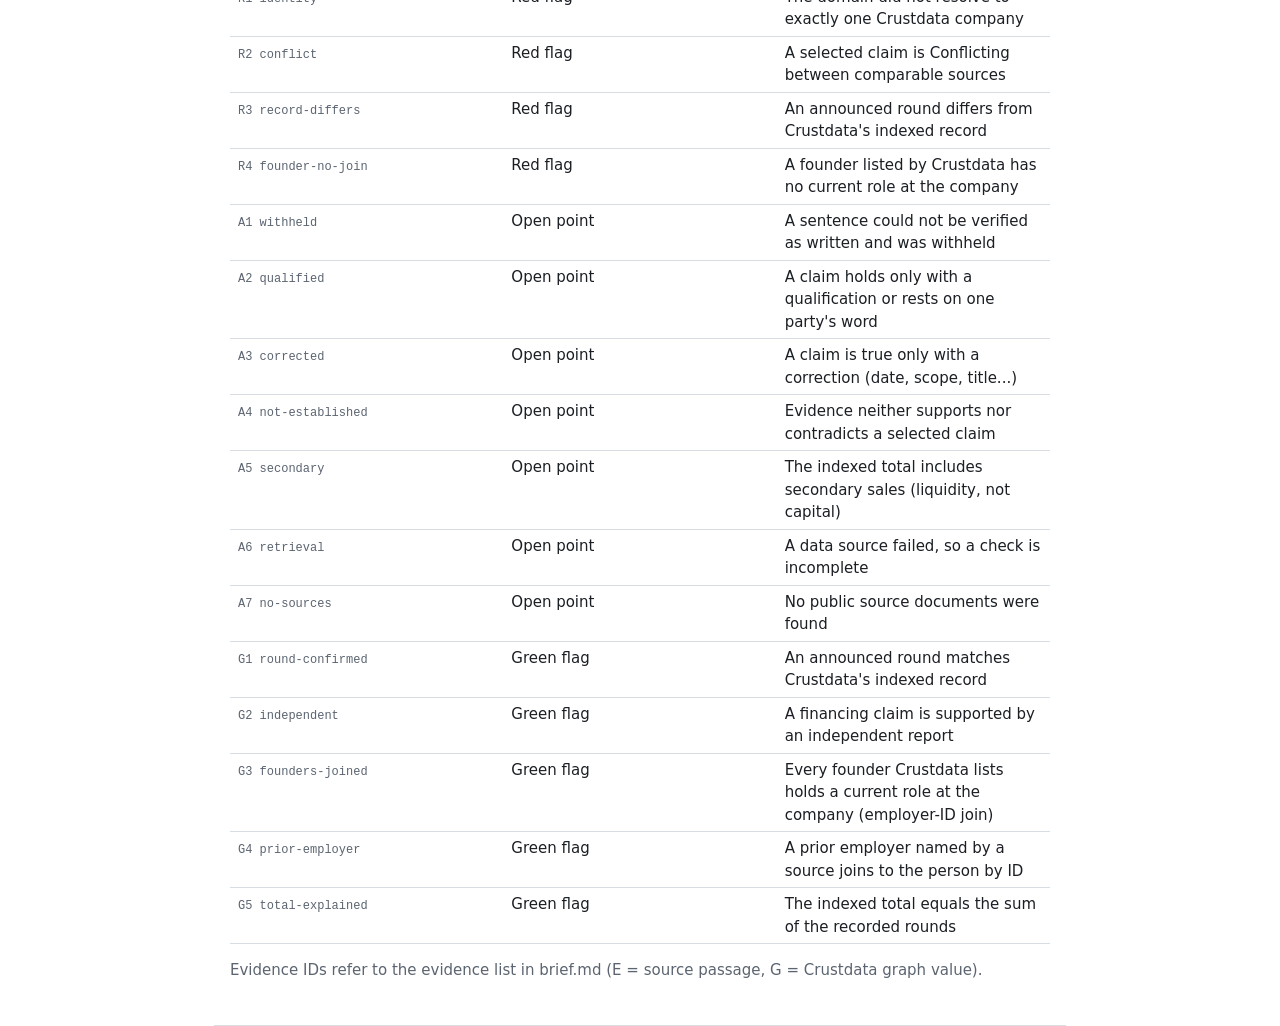
<file: docs/reports/linear-app-report.html>
<!doctype html>
<html lang="en"><head><meta charset="utf-8"><meta name="viewport" content="width=device-width, initial-scale=1">
<title>Linear diligence report</title>
<style>
:root { --fg:#1b1f24; --muted:#5b6470; --bg:#fff; --line:#d8dde3; --g:#1a7f37; --a:#9a6700; --r:#cf222e; }
@media (prefers-color-scheme: dark) { :root { --fg:#e6edf3; --muted:#9aa4af; --bg:#0d1117; --line:#30363d; --g:#3fb950; --a:#d29922; --r:#f85149; } }
body { font: 15px/1.5 system-ui, -apple-system, Segoe UI, sans-serif; color:var(--fg); background:var(--bg); margin:0; }
.page { max-width: 820px; margin: 0 auto; padding: 28px 16px; border-bottom: 1px solid var(--line); }
h1 { font-size: 24px; margin: 0 0 4px; } h2 { font-size: 18px; margin: 0 0 12px; } h3 { font-size: 15px; margin: 18px 0 6px; }
.labels, .none, .disc { color: var(--muted); } .disc { border-left: 3px solid var(--line); padding-left: 10px; }
table { border-collapse: collapse; width: 100%; } th, td { text-align:left; vertical-align: top; padding: 5px 8px; border-bottom: 1px solid var(--line); }
th { width: 30%; color: var(--muted); font-weight: 600; } .cite { color: var(--muted); font-size: 13px; }
h3.red { color: var(--r); } h3.amber { color: var(--a); } h3.green { color: var(--g); }
code { font-size: 12px; color: var(--muted); } ul { padding-left: 20px; }
@media print { .page { page-break-after: always; border: 0; } body { font-size: 12px; } }
</style></head><body>
<section class="page"><h1>Linear: Diligence report</h1>
<div class="labels">FIXTURE · model: recorded model responses (FIXTURE) · profile FULL · run 3 · reviewed 2026-10-31</div><p class="disc">Facts for your decision, not a recommendation. Proofroom checks team and financing claims; it does not assess the market, the product or the price.</p>
<h2>Page 1 · Snapshot and flags</h2><table><tr><th>Company</th><td>Linear (linear.app)</td></tr><tr><th>Crustdata ID</th><td>633791</td></tr><tr><th>Founders (graph)</th><td>Tuomas Artman, Jori Lallo, Karri Saarinen</td></tr><tr><th>Latest indexed round</th><td>Indexed secondary sale (liquidity, not company capital): 2026-08-26, $99,000,000, Accel (indexed record, Crunchbase-derived).</td></tr><tr><th>Indexed total</th><td>Crustdata&#x27;s indexed total $233,200,000 includes secondary sales, so it is not capital raised.</td></tr><tr><th>Sources checked</th><td>3 documents, 16 evidence rows</td></tr><tr><th>Claims</th><td>5 checked, 3 sentences emitted, 2 withheld</td></tr></table>
<h3 class="red">🔴 Red flags</h3><p class='none'>None found by the rules.</p>
<h3 class="amber">🟡 Open points</h3><ul><li><b>C1: holds with a qualification</b>: The packet holds a press report, not Linear&#x27;s own post; the report is not independent of the company&#x27;s announcement, and Crustdata&#x27;s record is not independent confirmation. <span class='cite'>[E1][G6]</span> <code>A2 qualified</code></li><li><b>C4: holds with a qualification</b>: Karri Saarinen is not among the founders in Crustdata&#x27;s people record for this run, so his title has no graph join here; the title comes from the press report only. <span class='cite'>[E1][E3][E4]</span> <code>A2 qualified</code></li><li><b>C5: holds with a qualification</b>: The Series C itself includes secondary funding (per the CEO&#x27;s quoted post), so neither total is a measure of primary capital; Tracxn is an aggregator, not a primary source. <span class='cite'>[E5][G6][G7][G8][G9][G10][G4]</span> <code>A2 qualified</code></li><li><b>Indexed total includes secondary sales</b>: Crustdata&#x27;s indexed total $233,200,000 includes secondary sales, so it is not capital raised. <span class='cite'>[G10]</span> <code>A5 secondary</code></li><li><b>A sentence was withheld</b>: C2 could not be verified as written from its cited evidence; the unsupported part was &quot;blog post&quot;. <span class='cite'></span> <code>A1 withheld</code></li><li><b>A sentence was withheld</b>: C3 could not be verified as written from its cited evidence; the unsupported part was &quot;blog post&quot;. <span class='cite'></span> <code>A1 withheld</code></li></ul>
<h3 class="green">🟢 Green flags</h3><ul><li><b>Round matches the indexed record</b>: C1 (series c): consistent with Crustdata&#x27;s record. <span class='cite'>[G6]</span> <code>G1 round-confirmed</code></li><li><b>C1: independently reported</b>: TechStartups reported on 2025-06-10 that Linear has raised an $82 million Series C, as the company said. This is consistent with Crustdata&#x27;s indexed record (Crunchbase-derived), which lists a Series C of $82,000,000 on… <span class='cite'>[E1][G6]</span> <code>G2 independent</code></li><li><b>C5: independently reported</b>: Tracxn&#x27;s page (updated 2026-10-13) says Linear has raised a total of $134M over 4 funding rounds, which lines up with the seed, Series A, Series B and Series C entries in Crustdata&#x27;s indexed record (Crunchbase-derived).… <span class='cite'>[E5][G6][G7][G8][G9][G10][G4]</span> <code>G2 independent</code></li><li><b>2 of 2 founders ID-joined to the company</b>: Tuomas Artman, Jori Lallo <span class='cite'>[G2][G3][G11]</span> <code>G3 founders-joined</code></li></ul></section>
<section class="page"><h2>Page 2 · Team, financing and considerations</h2>
<h3>Team (Crustdata graph)</h3><table><tr><th>Founder</th><th>Current role (ID join)</th><th>Prior employers named by sources</th></tr><tr><td>Tuomas Artman</td><td>Co-Founder since 2019-04 ✔</td><td>none named</td></tr><tr><td>Jori Lallo</td><td>Co-Founder, CPO since 2019-04 ✔</td><td>none named</td></tr><tr><td>Karri Saarinen</td><td>CEO, Cofounder since 2019-04 ✔</td><td>none named</td></tr></table>
<h3>Financing</h3><ul><li>C1 (series c): consistent with Crustdata&#x27;s record. [G6]</li><li>Indexed secondary sale (liquidity, not company capital): 2026-08-26, $99,000,000, Accel (indexed record, Crunchbase-derived). [G4]</li><li>Indexed secondary sale (liquidity, not company capital): 2025-06-10, no amount recorded, lead not recorded (indexed record, Crunchbase-derived). [G5]</li><li>Indexed series c: 2025-06-10, $82,000,000, Accel (indexed record, Crunchbase-derived). [G6]</li><li>Indexed series b: 2023-09-14, $35,000,000, Accel (indexed record, Crunchbase-derived). [G7]</li><li>Indexed series a: 2020-12-08, $13,000,000, Sequoia Capital (indexed record, Crunchbase-derived). [G8]</li><li>Indexed seed: 2019-11-22, $4,200,000, Sequoia Capital (indexed record, Crunchbase-derived). [G9]</li><li>Crustdata&#x27;s indexed total $233,200,000 includes secondary sales, so it is not capital raised. [G10]</li><li>The recorded rounds not marked as secondary sales sum to $134,200,000 (calculation from the indexed record; a round can still include some secondary shares). [G6][G7][G8][G9]</li></ul>
<h3>Considerations for the investment decision</h3><p class="disc">Facts for your decision, not a recommendation. Proofroom checks team and financing claims; it does not assess the market, the product or the price.</p>
<p><b>What supports the case</b></p><ul><li>The announced rounds match Crustdata&#x27;s indexed record, so they can be cited in a memo together with their sources.</li><li>At least one financing fact is reported by a publisher other than the company or its investors.</li><li>The founding team in Crustdata&#x27;s graph matches the company&#x27;s current roster; reference checks can start from these profiles.</li></ul>
<p><b>What weakens the case until resolved</b></p><ul><li>Some facts rest on one party&#x27;s word; confirm them in the meeting.</li><li>Do not read the indexed total as capital in the company; part of it is secondary liquidity.</li><li>A stated figure could not be verified as written; ask for the supporting document (for example a cap-table summary).</li></ul>
<p><b>Ask the founders</b></p><ul><li>How much of the $82M Series C was new primary capital to Linear, and how much was secondary sales by existing holders?</li></ul></section>
<section class="page"><h2>Page 3 · Methodology</h2><ol><li>Identity: the domain is resolved to one Crustdata company ID (exact primary domain first; a tie abstains).</li><li>Sources: the funding announcement and coverage are picked from Crustdata&#x27;s news index within ±7 days of a recorded round date, one per publisher, then fetched; text addressed to AI agents is treated as data and ignored.</li><li>Claims: up to 5 material Team &amp; Financing claims are quoted verbatim from the sources.</li><li>Graph: founders&#x27; current roles and named prior employers are joined by employer ID; funding rounds are type-matched against the indexed record (Crunchbase-derived, never treated as independent).</li><li>Assessment: each claim gets a status and basis under fixed rules (four clocks, one origin per announcement, secondary sales are not capital, aliases only when a source states them).</li><li>Gate: code checks every amount, percentage, year and date against the cited evidence; a separate check confirms each sentence is entailed by only its cited evidence. A failure drops the clause or withholds the sentence; there is no repair.</li><li>Delivery: files are written once, read back and SHA-256-hashed into a manifest; `python -m proofroom verify &lt;run folder&gt;` re-checks every number offline.</li></ol>
<h3>This run</h3><ul><li>Sources used: 3 (excluded during selection: 67)<ul><li>D1: https://tracxn.com/d/companies/linear/__xC97n-jdX7VZjDBpNyRfVH-H_Elzu354nD5Yz5FaUVI/funding-and-investors · origin unknown · published 2021-08-17</li><li>D2: http://www.techmeme.com/250610/p18#a250610p18 · origin unknown · published unknown</li><li>D3: https://techstartups.com/2025/06/10/linear-raises-82m-in-series-c-funding-at-1-25b-valuation-to-challenge-atlassian/ · origin unknown · published 2025-06-10</li></ul></li>
<li>Crustdata calls: /company/enrich ×1, /company/identify ×2, /person/enrich ×1, /person/search ×1, /web/enrich/live ×1 · credits 0.0</li>
<li>Model calls: 3 · failed attempts kept: 0</li>
<li>Agent-directed instructions found and ignored: 0</li>
<li>Claims not checked: 13 · run time 0.25 s</li></ul>
<h3>Flag rules (identical for every company)</h3><table><tr><th>Rule</th><th>Level</th><th>Fires when</th></tr><tr><td><code>R1 identity</code></td><td>Red flag</td><td>The domain did not resolve to exactly one Crustdata company</td></tr><tr><td><code>R2 conflict</code></td><td>Red flag</td><td>A selected claim is Conflicting between comparable sources</td></tr><tr><td><code>R3 record-differs</code></td><td>Red flag</td><td>An announced round differs from Crustdata&#x27;s indexed record</td></tr><tr><td><code>R4 founder-no-join</code></td><td>Red flag</td><td>A founder listed by Crustdata has no current role at the company</td></tr><tr><td><code>A1 withheld</code></td><td>Open point</td><td>A sentence could not be verified as written and was withheld</td></tr><tr><td><code>A2 qualified</code></td><td>Open point</td><td>A claim holds only with a qualification or rests on one party&#x27;s word</td></tr><tr><td><code>A3 corrected</code></td><td>Open point</td><td>A claim is true only with a correction (date, scope, title...)</td></tr><tr><td><code>A4 not-established</code></td><td>Open point</td><td>Evidence neither supports nor contradicts a selected claim</td></tr><tr><td><code>A5 secondary</code></td><td>Open point</td><td>The indexed total includes secondary sales (liquidity, not capital)</td></tr><tr><td><code>A6 retrieval</code></td><td>Open point</td><td>A data source failed, so a check is incomplete</td></tr><tr><td><code>A7 no-sources</code></td><td>Open point</td><td>No public source documents were found</td></tr><tr><td><code>G1 round-confirmed</code></td><td>Green flag</td><td>An announced round matches Crustdata&#x27;s indexed record</td></tr><tr><td><code>G2 independent</code></td><td>Green flag</td><td>A financing claim is supported by an independent report</td></tr><tr><td><code>G3 founders-joined</code></td><td>Green flag</td><td>Every founder Crustdata lists holds a current role at the company (employer-ID join)</td></tr><tr><td><code>G4 prior-employer</code></td><td>Green flag</td><td>A prior employer named by a source joins to the person by ID</td></tr><tr><td><code>G5 total-explained</code></td><td>Green flag</td><td>The indexed total equals the sum of the recorded rounds</td></tr></table>
<p class="labels">Evidence IDs refer to the evidence list in brief.md (E = source passage, G = Crustdata graph value).</p></section>
</body></html>
</file>
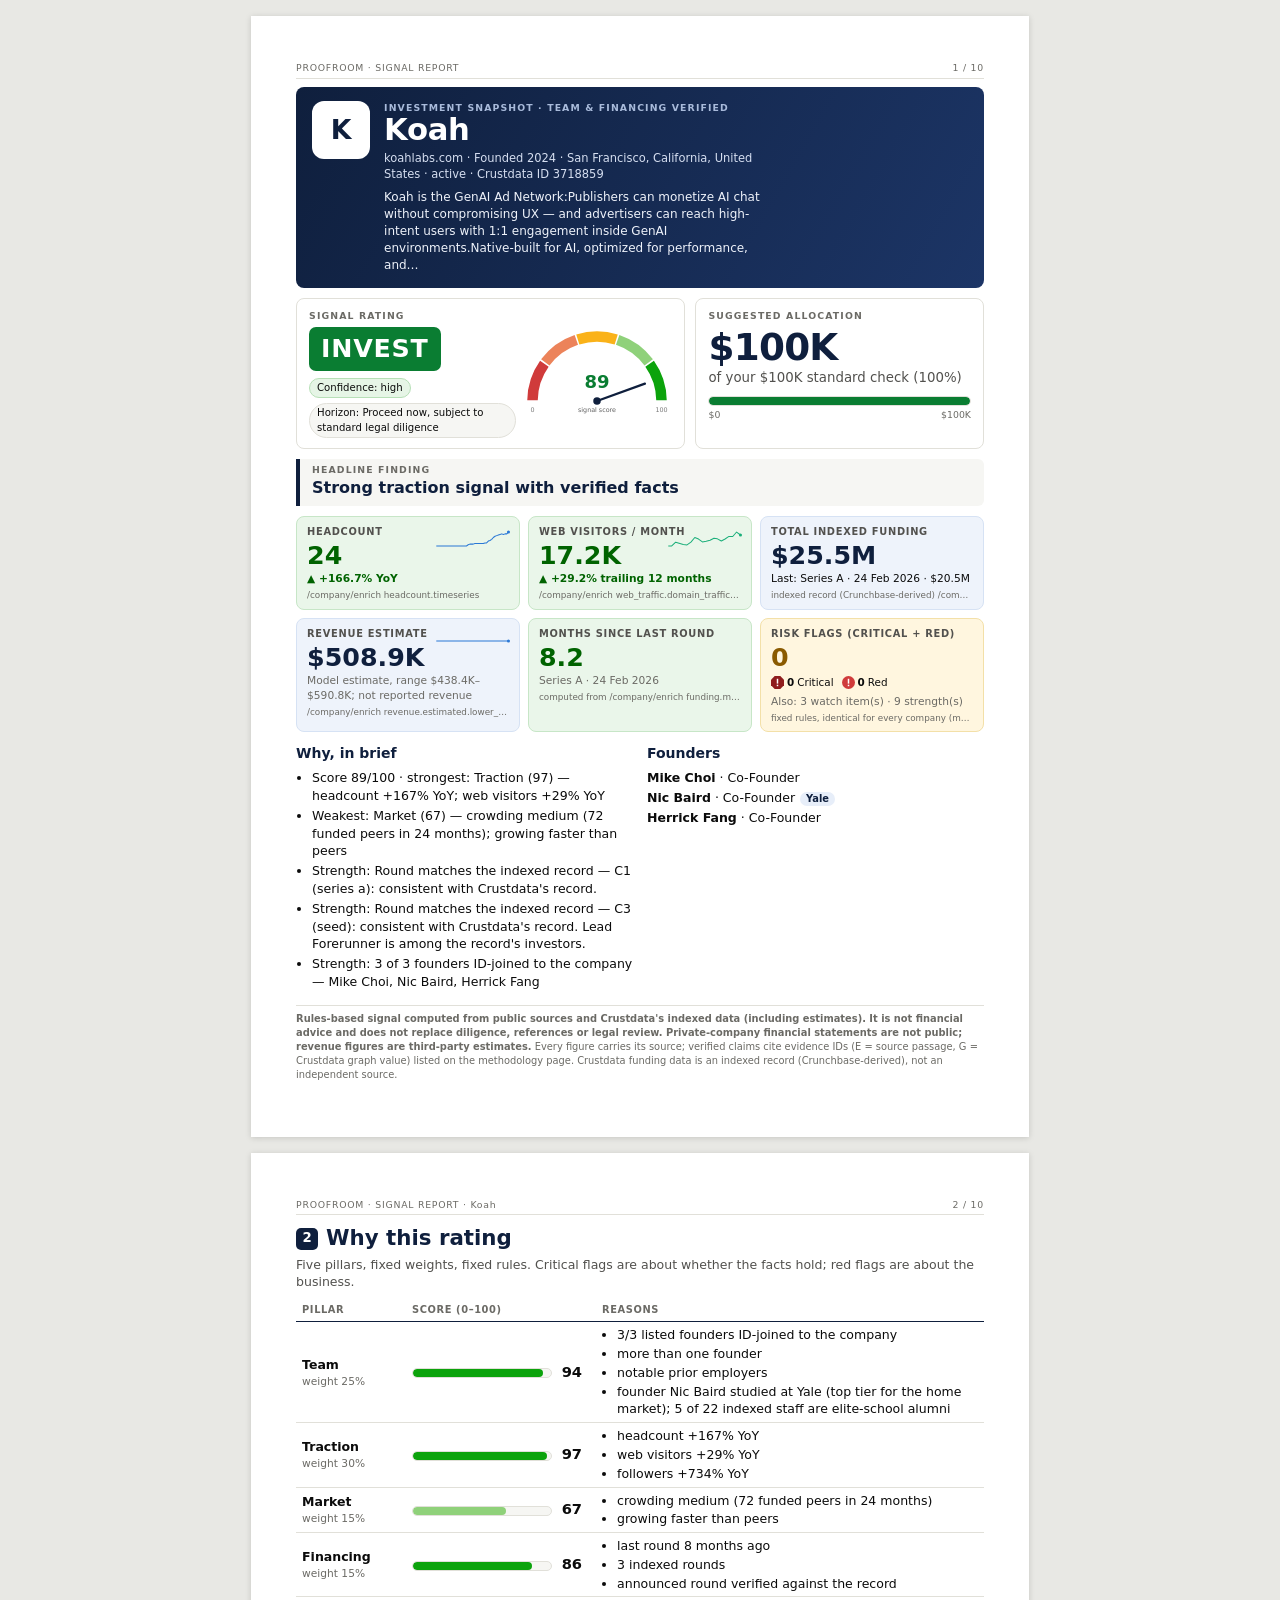
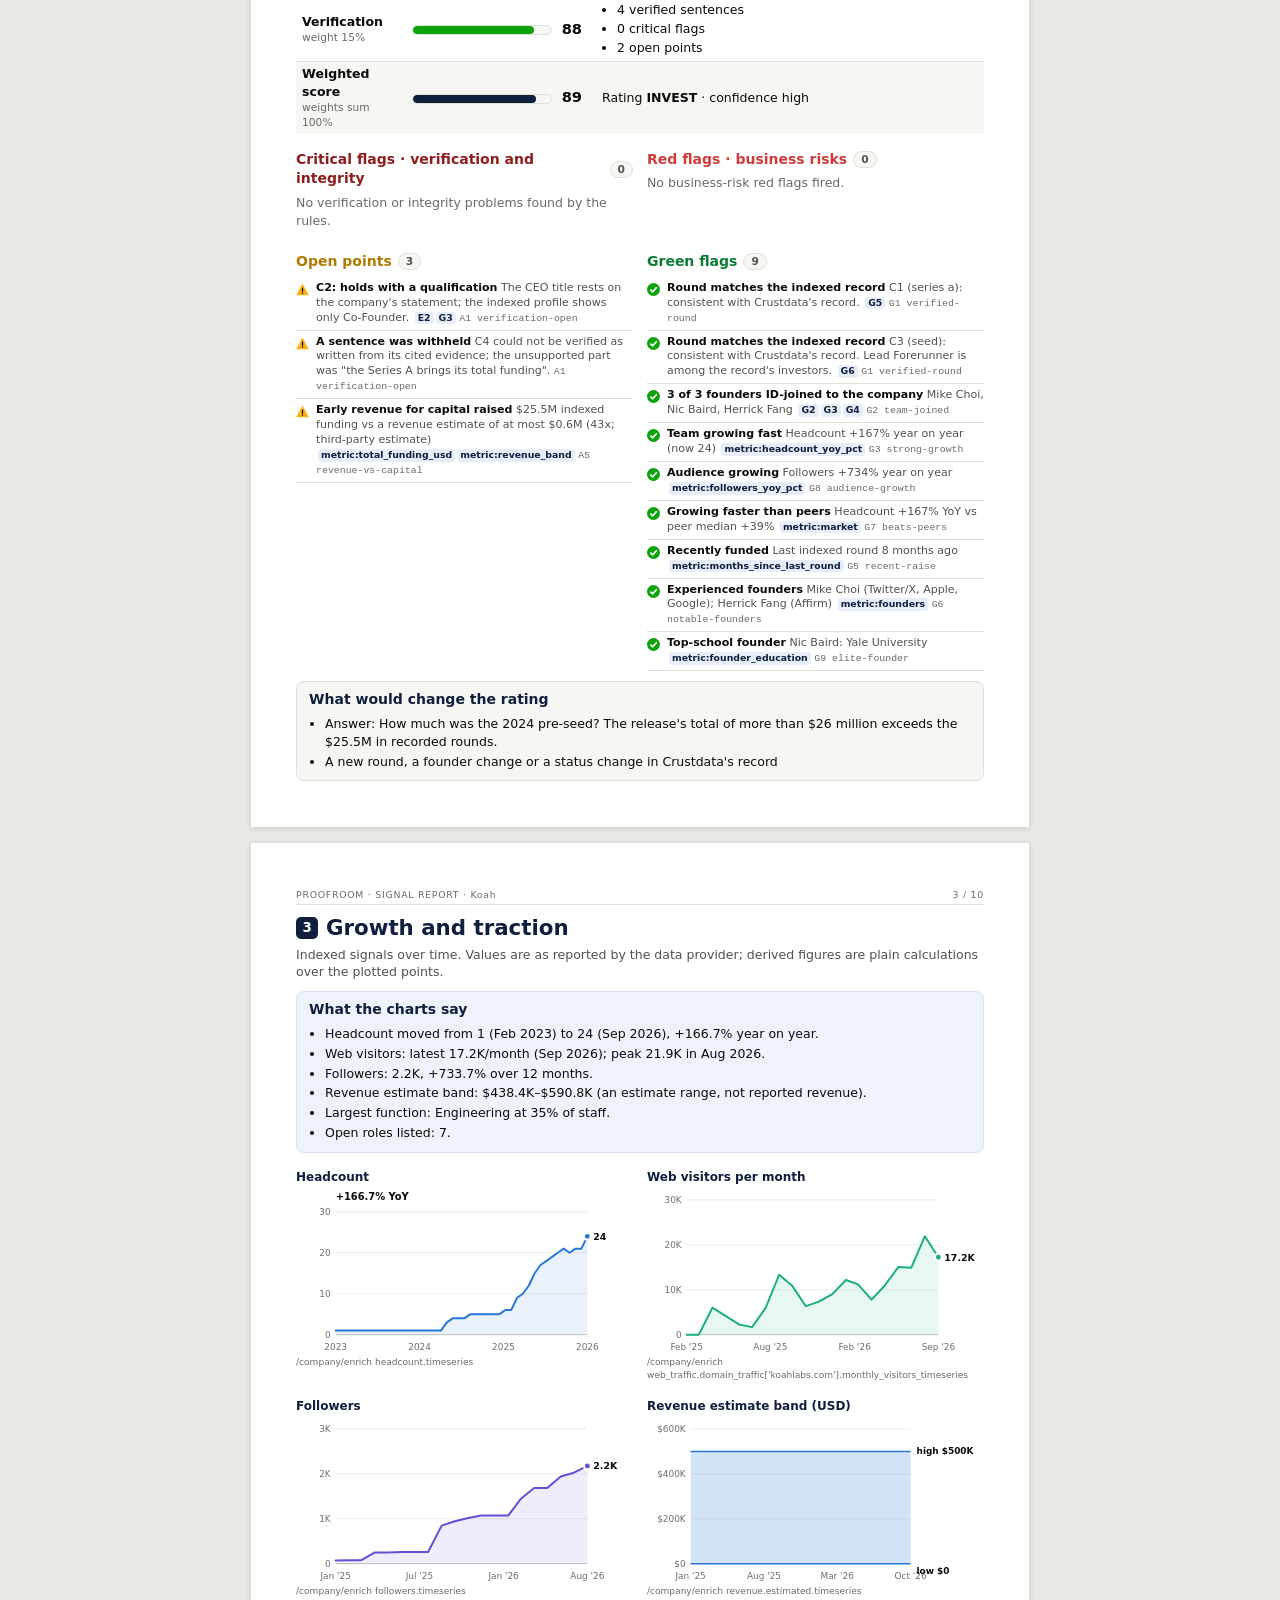
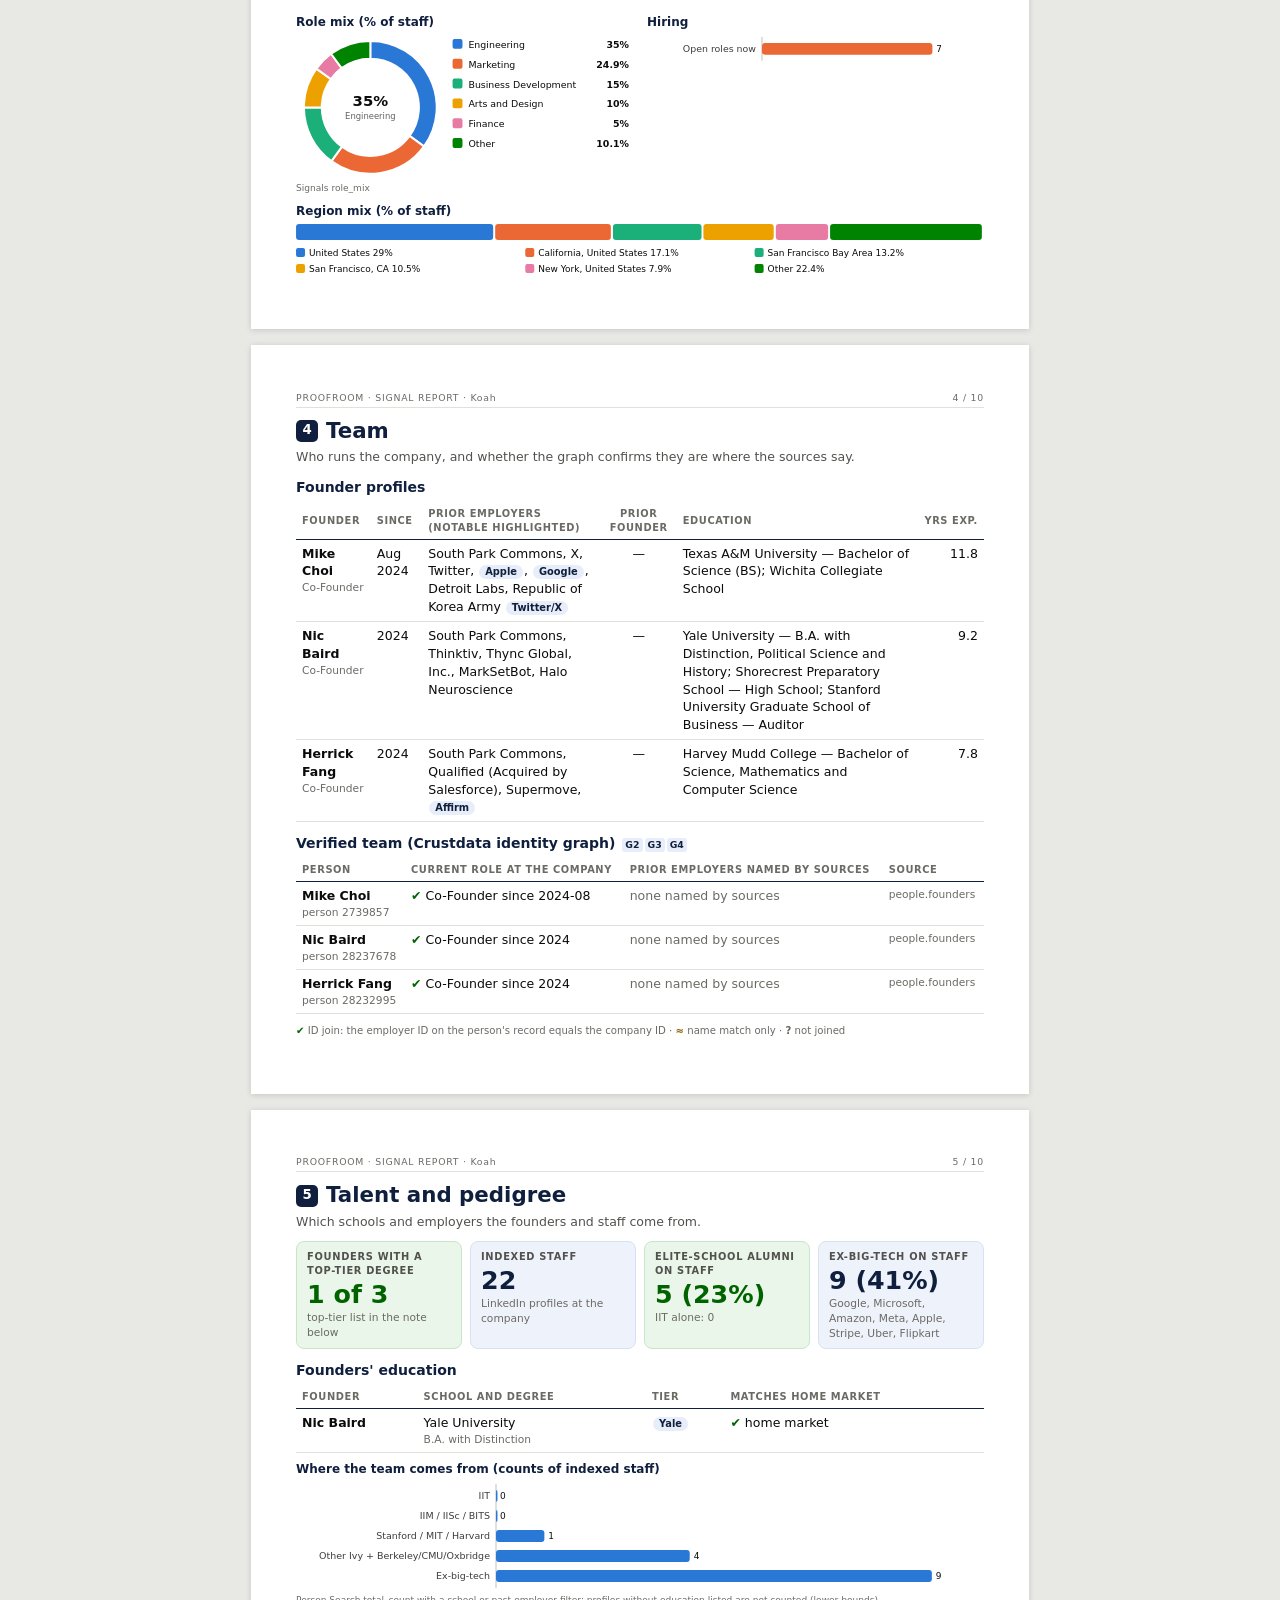
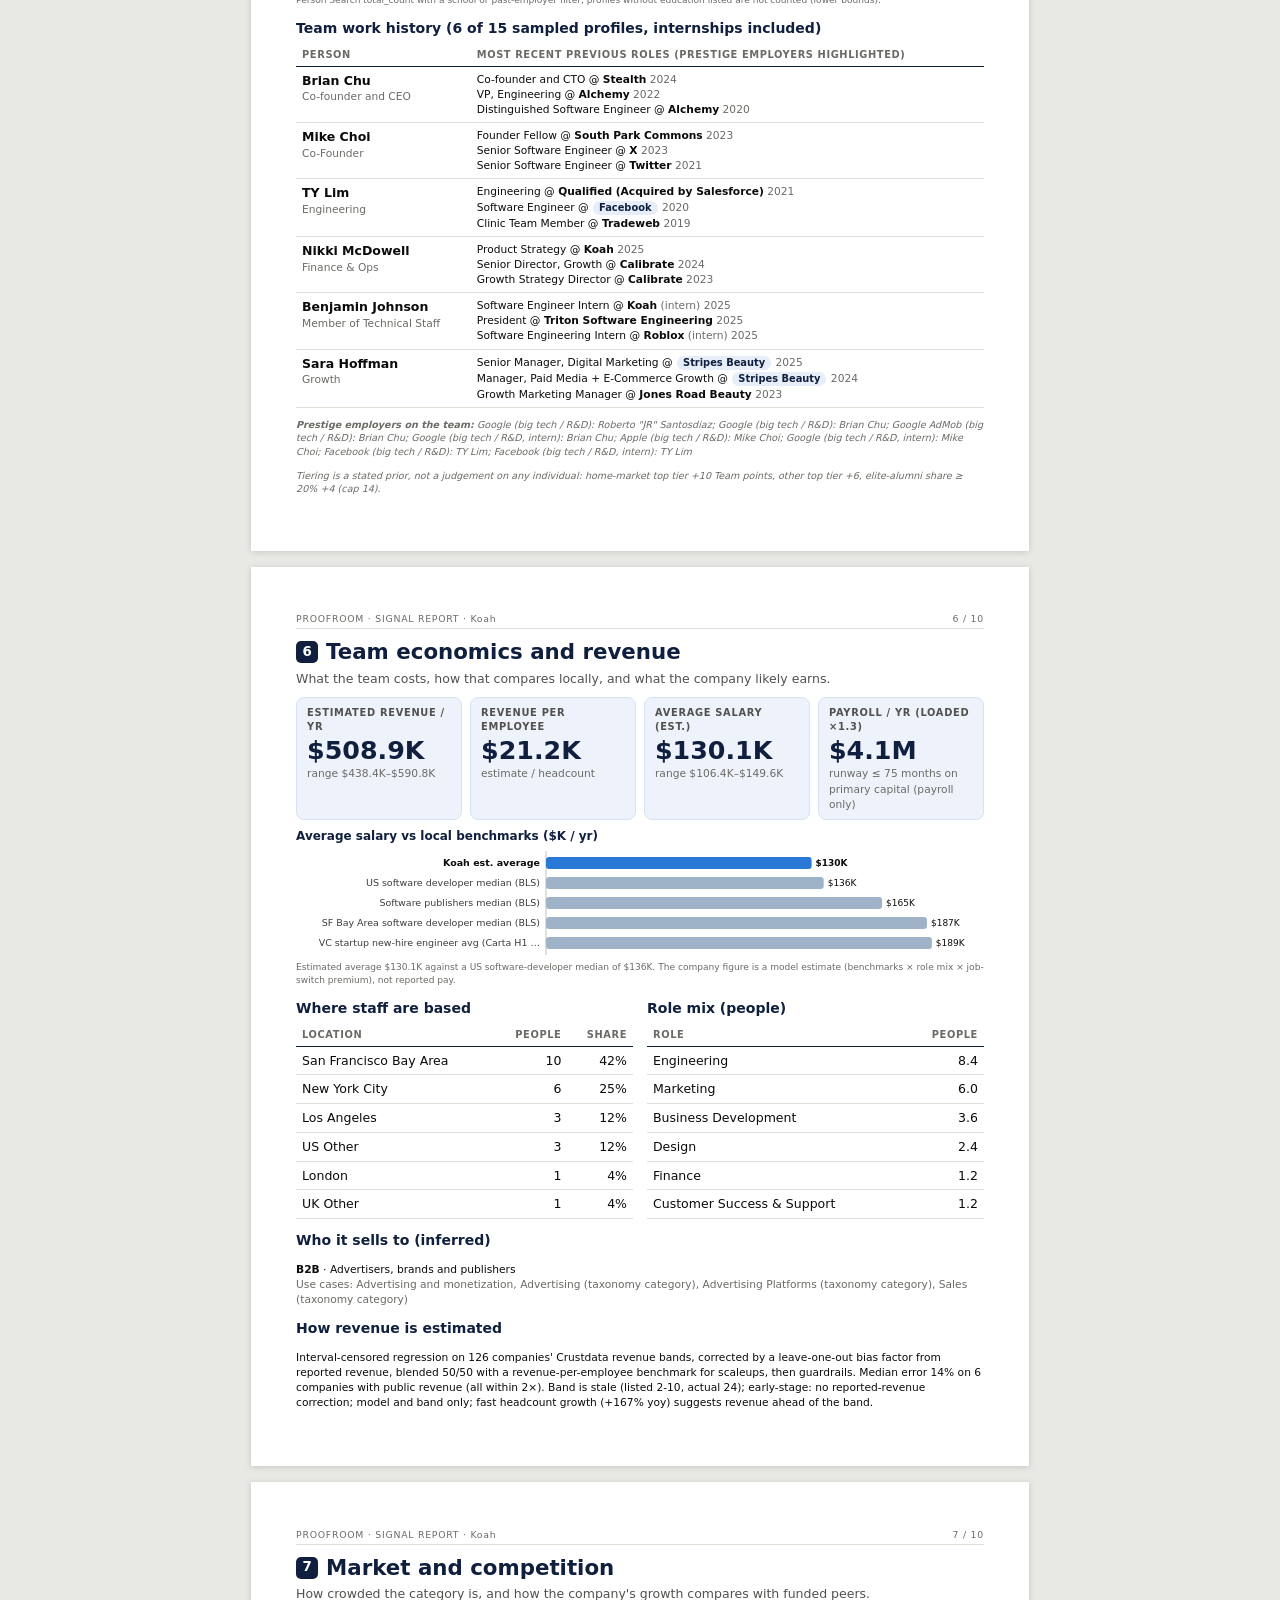
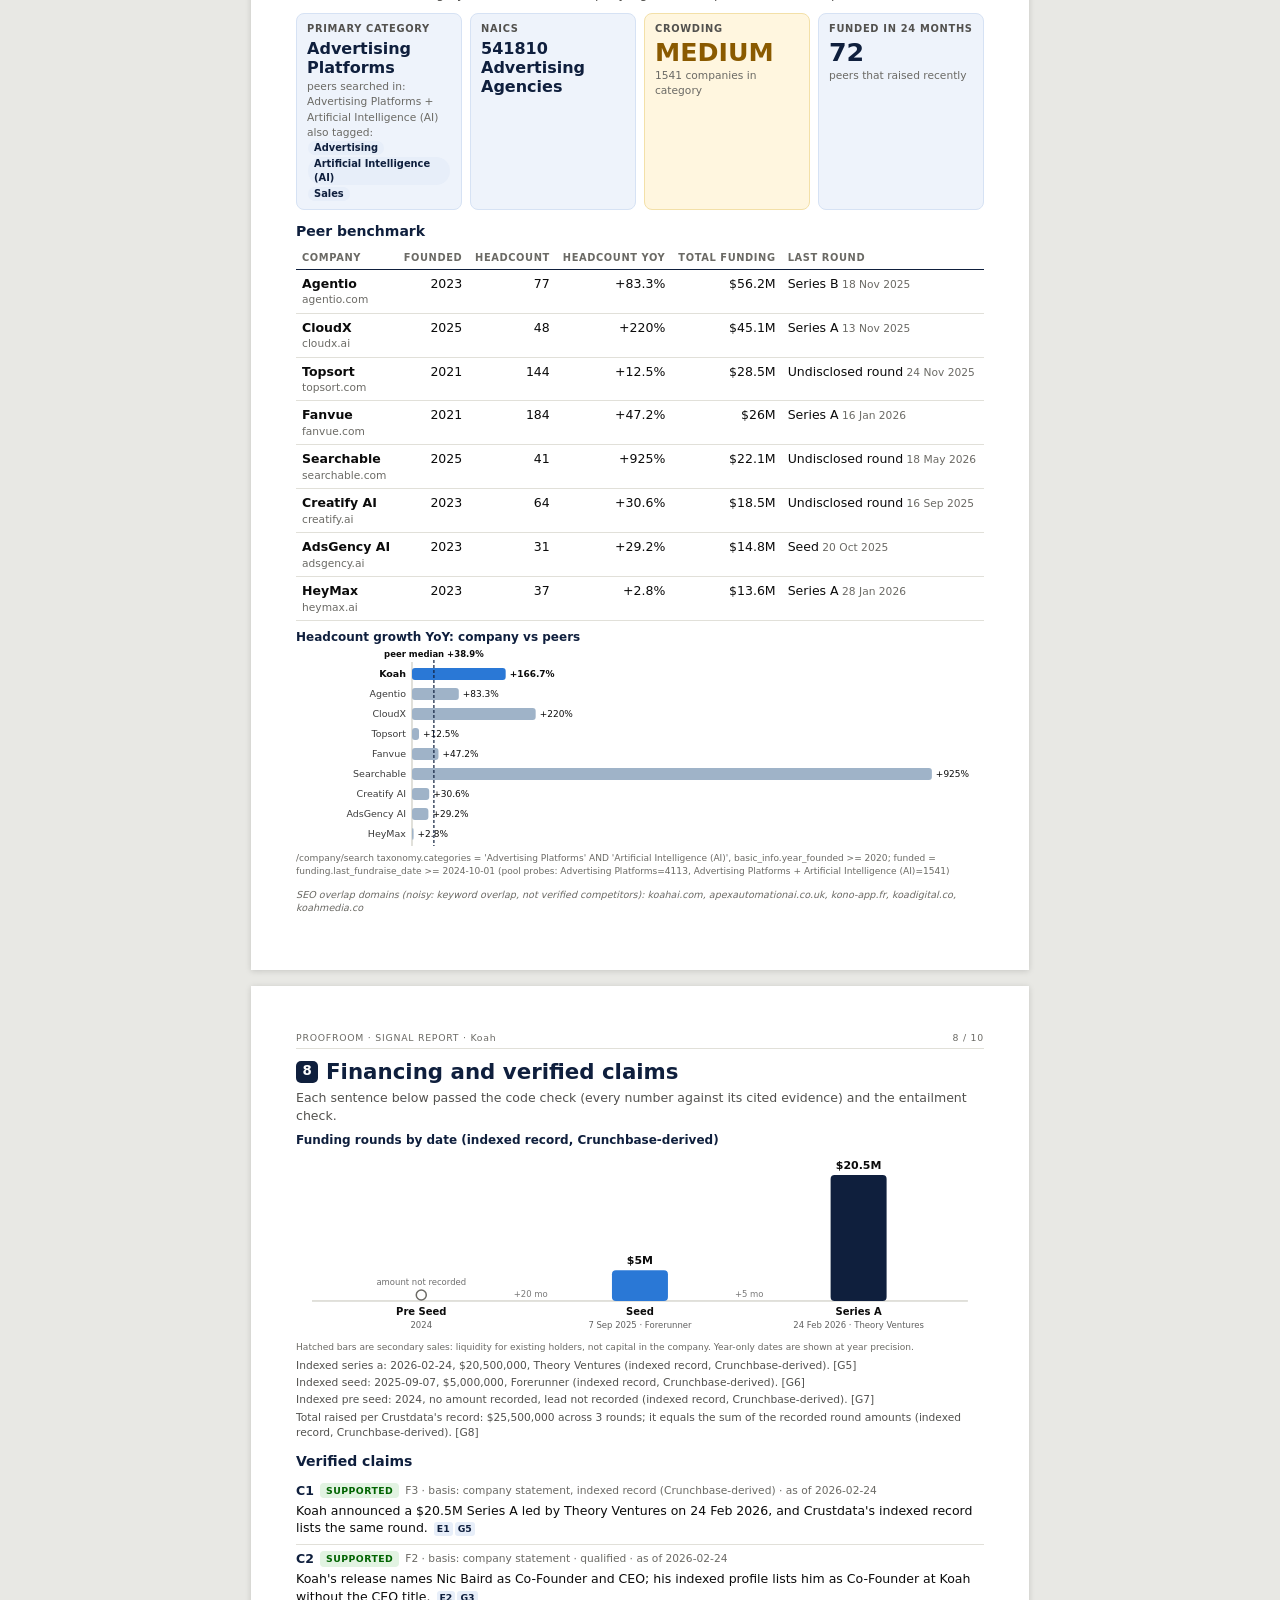
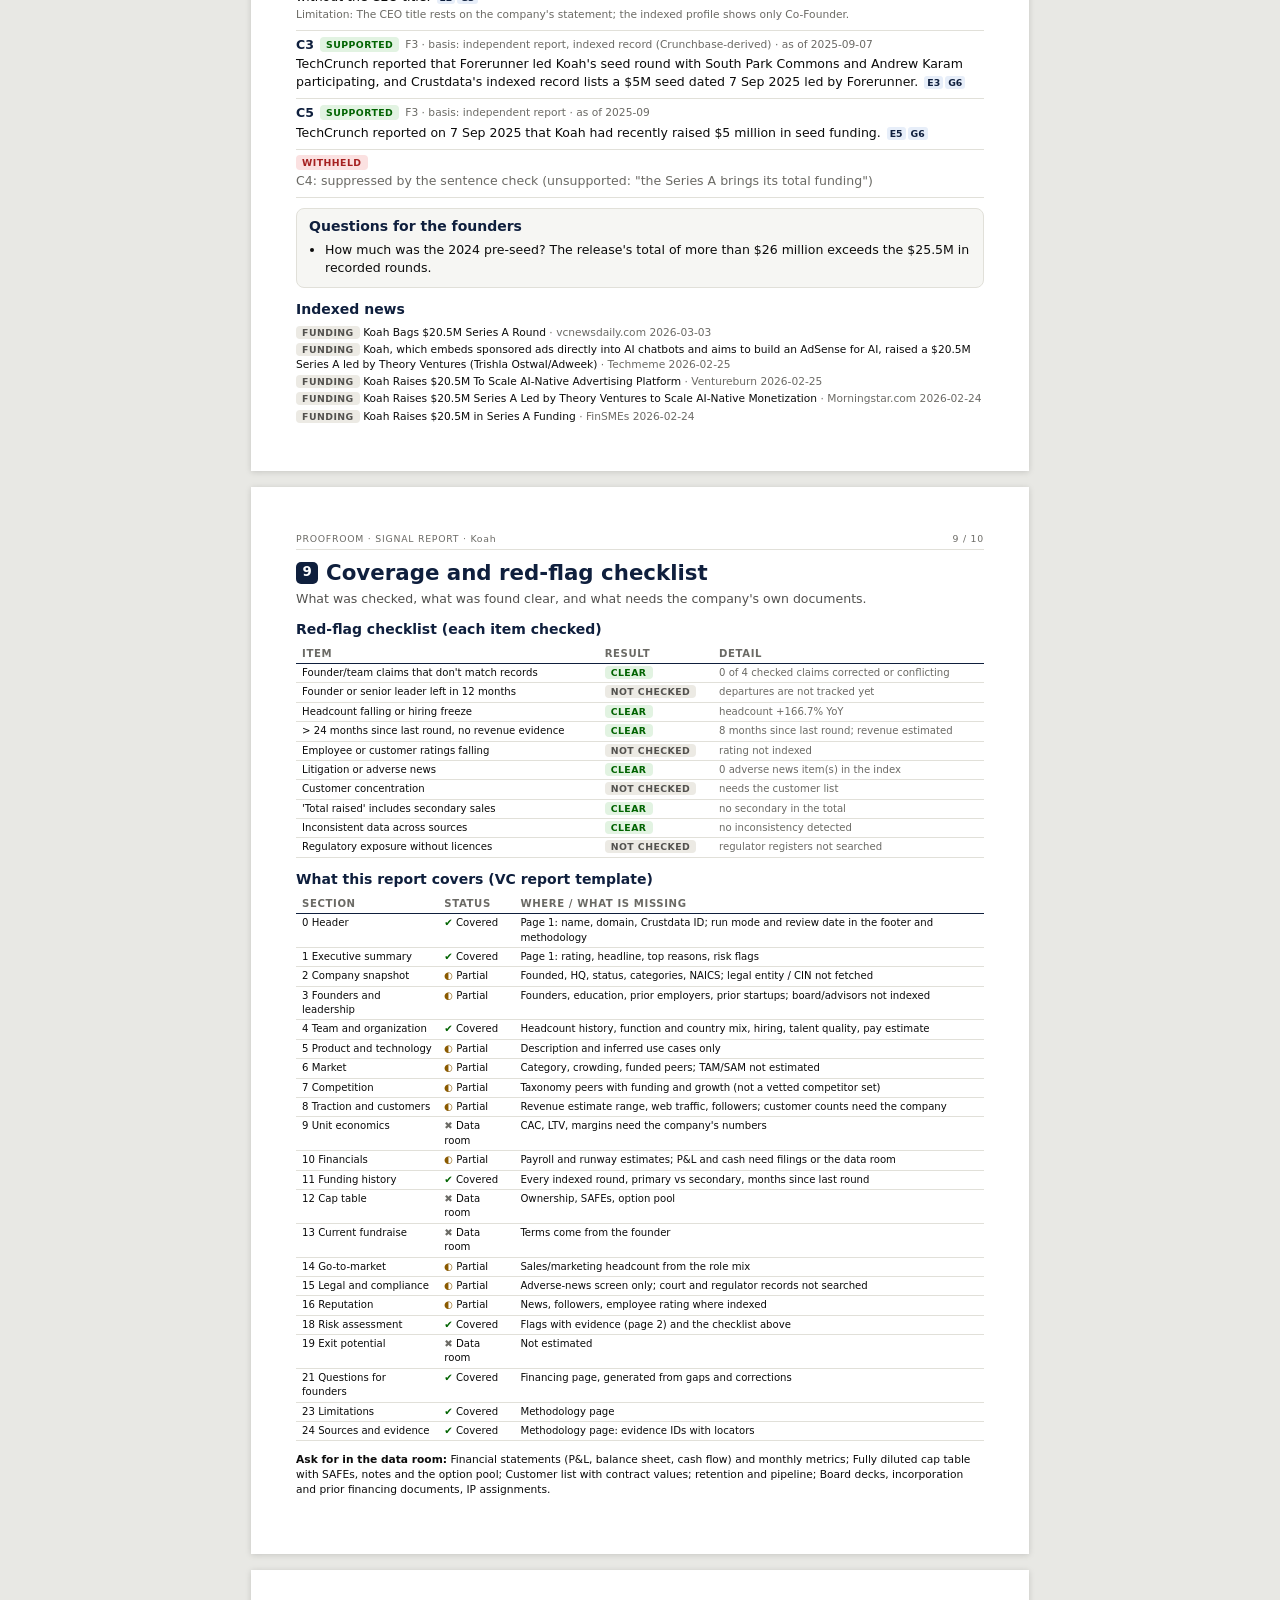
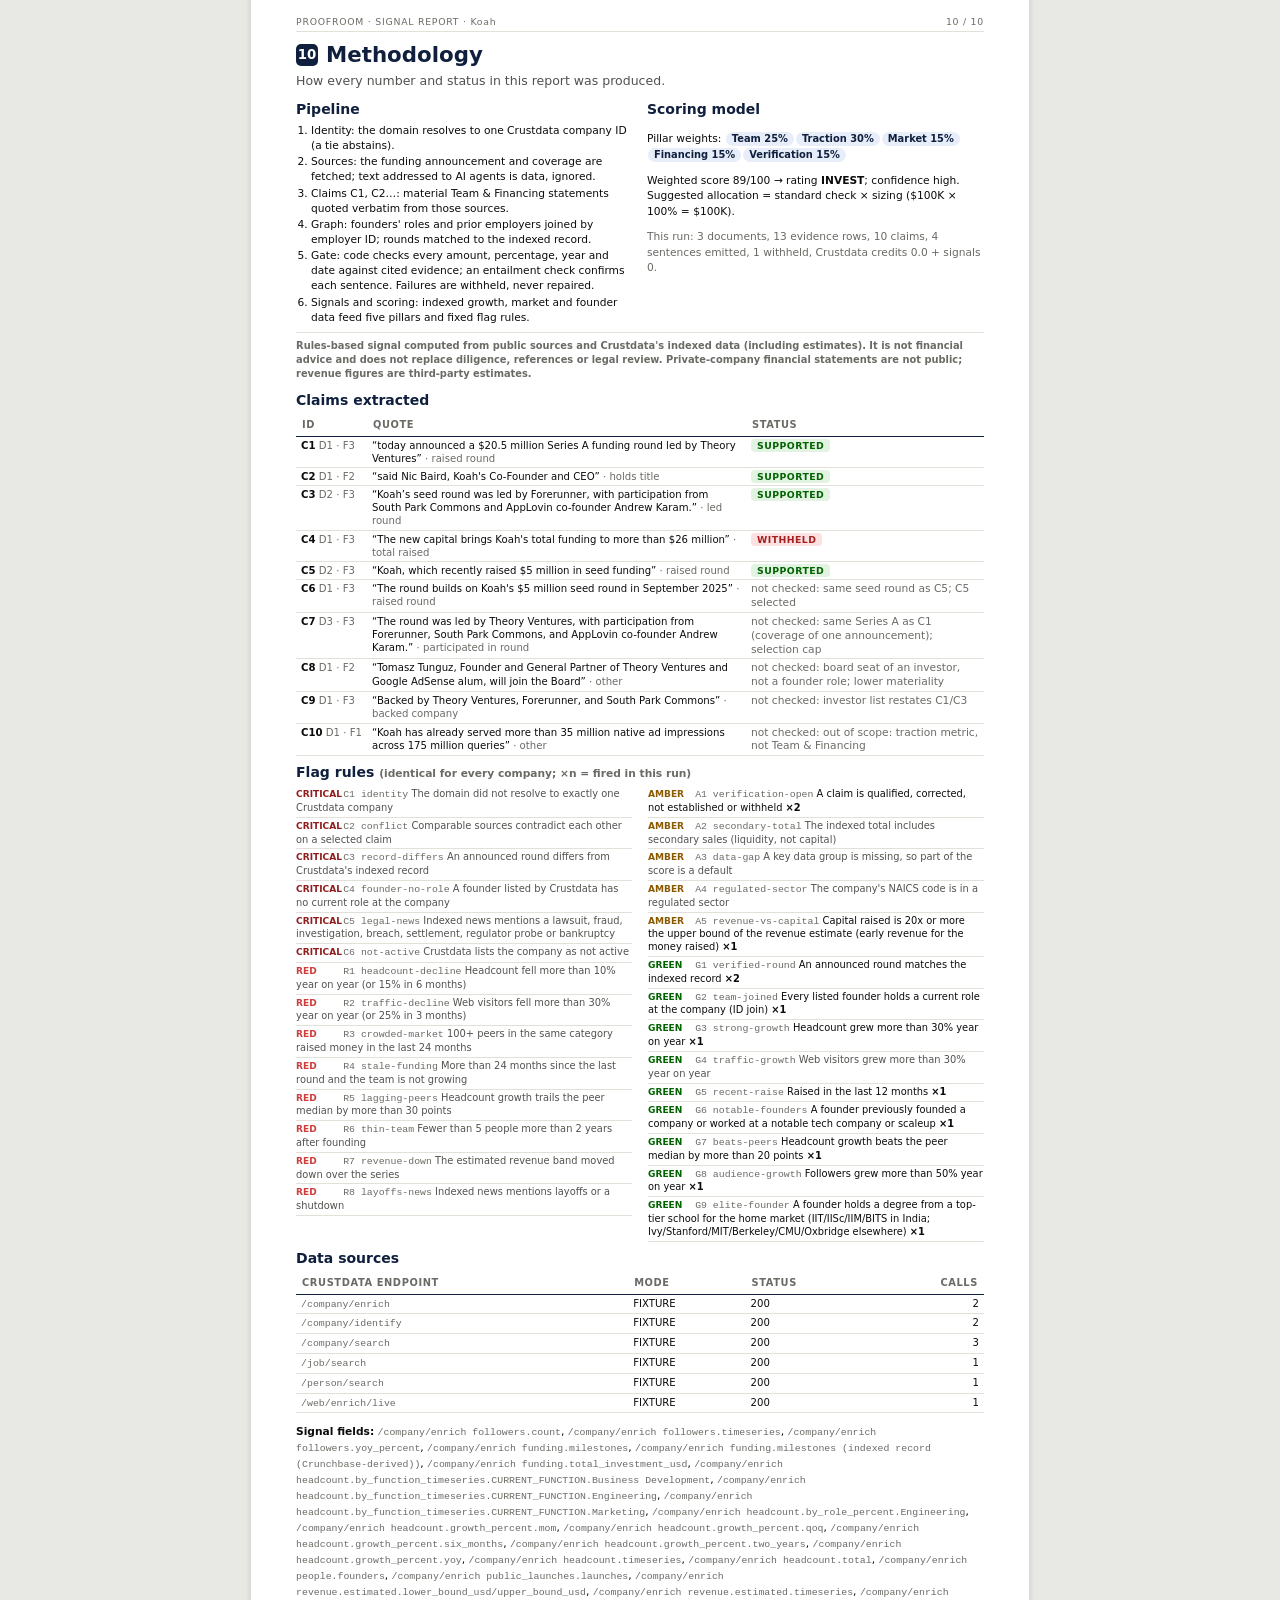
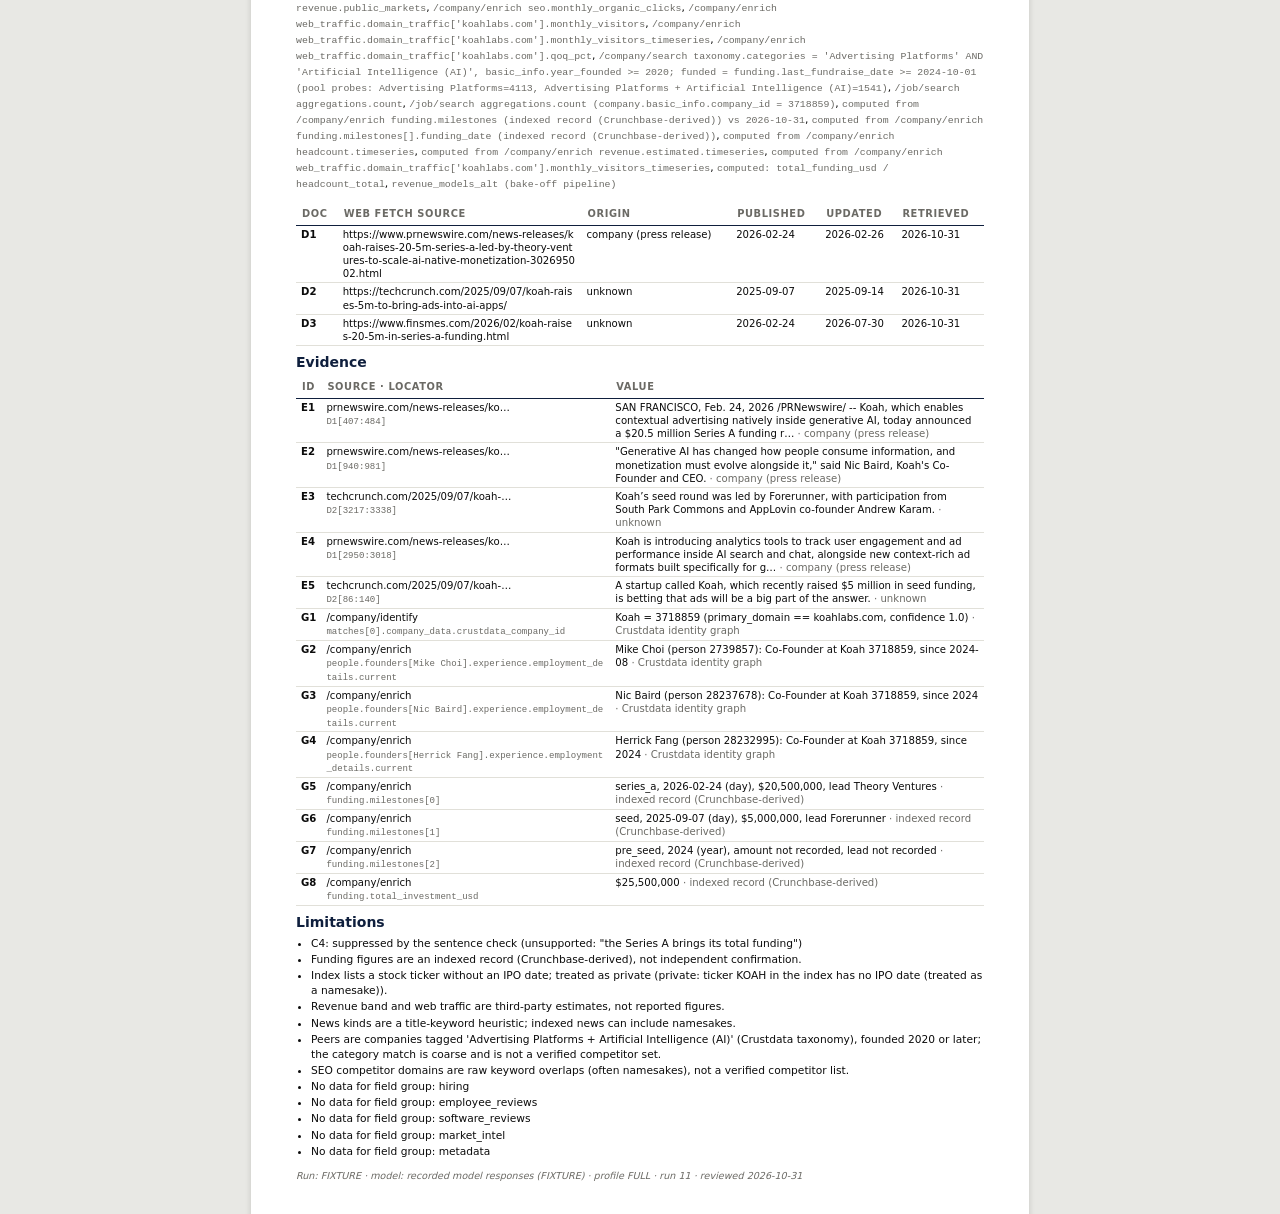
<file: docs/reports/trial/koahlabs.html>
<!doctype html><html lang="en"><head><meta charset="utf-8"><meta name="viewport" content="width=device-width, initial-scale=1"><meta name="proofroom-footer" content="Proofroom · Koah · FIXTURE"><title>Koah signal report</title><style>
@page { size: A4; margin: 14mm; }
* { box-sizing: border-box; }
:root { --navy:#0f1f3d; --navy2:#1c3566; --ink:#0b0b0b; --ink2:#52514e; --muted:#6b6a65; --line:#e1e0d9;
  --axis:#c3c2b7; --plane:#f6f6f3; --blue:#2a78d6; --good:#0ca30c; --goodtext:#006300; --warn:#fab219;
  --warntext:#8a5a00; --crit:#d03b3b; --critdark:#8f1d1d; color-scheme: light; }
html { -webkit-print-color-adjust: exact; print-color-adjust: exact; }
body { margin:0; background:#e8e8e4; color:var(--ink);
  font: 9.4pt/1.42 Inter, system-ui, -apple-system, "Segoe UI", Roboto, "Helvetica Neue", Arial, sans-serif; }
.page { width:182mm; margin:16px auto; background:#fff; padding:0; position:relative; }
@media screen { .page { padding:12mm; width:calc(182mm + 24mm); box-shadow:0 1px 6px rgba(0,0,0,.15); } }
@media print { body { background:#fff; } .page { margin:0; box-shadow:none; } .page + .page { break-before: page; } }
.strip { display:flex; justify-content:space-between; font-size:7pt; letter-spacing:.08em; color:var(--muted);
  border-bottom:1px solid var(--line); padding-bottom:3px; margin-bottom:8px; }
h1 { font-size:23pt; line-height:1.05; margin:0; letter-spacing:-.01em; }
h2.ph { font-size:16pt; margin:2px 0 2px; color:var(--navy); display:flex; align-items:center; gap:8px; }
.pn { display:inline-flex; width:22px; height:22px; border-radius:5px; background:var(--navy); color:#fff;
  font-size:10pt; align-items:center; justify-content:center; }
h3 { font-size:10.5pt; margin:12px 0 5px; color:var(--navy); }
.kicker { color:var(--ink2); margin:0 0 8px; }
.kick { font-size:7pt; text-transform:uppercase; letter-spacing:.12em; color:#a9bbdb; font-weight:600; }
.kick.dark { color:var(--muted); }
.muted { color:var(--muted); } .small { font-size:8pt; } .none { margin:2px 0 6px; }
.num { text-align:right; font-variant-numeric: tabular-nums; white-space:nowrap; } .c { text-align:center; }
code { font-family:"JetBrains Mono", ui-monospace, Menlo, Consolas, monospace; font-size:7.4pt; color:var(--muted); }
.band { background:linear-gradient(120deg, var(--navy) 0%, var(--navy2) 100%); color:#fff; border-radius:8px;
  padding:14px 16px; display:grid; grid-template-columns:58px 1fr 172px; gap:14px; align-items:start; }
.logo { width:58px; height:58px; border-radius:12px; background:#fff; object-fit:contain; }
.logo.initials { display:flex; align-items:center; justify-content:center; font-weight:800; font-size:20pt;
  color:var(--navy); }
.facts { color:#d5def0; margin-top:4px; font-size:8.6pt; }
.desc { margin:6px 0 0; color:#eef2fa; font-size:9pt; }
.band-side .labs { display:flex; flex-wrap:wrap; gap:4px; margin-top:5px; }
.lab { font-size:7pt; padding:2px 6px; border-radius:4px; background:rgba(255,255,255,.12); color:#e6ecf7;
  border:1px solid rgba(255,255,255,.18); }
.lab-mode { background:#fff; color:var(--navy); font-weight:800; }
.lab-sample { background:var(--crit); border-color:var(--crit); color:#fff; font-weight:800; }
.sample-banner { margin:8px 0 0; padding:6px 10px; border:1.5px dashed var(--crit); border-radius:6px;
  color:var(--critdark); background:#fdf1f1; font-size:8pt; }
.hero { display:grid; grid-template-columns:minmax(0, 1.35fr) minmax(0, 1fr); gap:10px; margin-top:10px; }
.card { border:1px solid var(--line); border-radius:8px; padding:10px 12px; background:#fff; }
.rating { display:grid; grid-template-columns:minmax(0, 1fr) 150px; align-items:center; gap:6px; }
.badge { display:inline-block; font-size:19pt; font-weight:900; letter-spacing:.03em; padding:4px 12px;
  border-radius:7px; margin:5px 0 7px; }
.chips { display:flex; gap:5px; flex-wrap:wrap; }
.chip { font-size:7.6pt; padding:2px 7px; border-radius:999px; background:var(--plane); border:1px solid var(--line); }
.conf-high { background:#e6f5e6; border-color:#b7e0b7; } .conf-low { background:#fdecec; border-color:#f3c4c4; }
.conf-medium { background:#fff6de; border-color:#f4dc9c; }
.alloc .big { font-size:28pt; font-weight:900; color:var(--navy); letter-spacing:-.02em; line-height:1.05; }
.alloc-line { margin:6px 0 8px; } .alloc .of { display:block; font-size:10pt; color:var(--ink2); margin-top:2px; }
.meter { height:10px; border-radius:6px; background:var(--plane); border:1px solid var(--line); overflow:hidden; }
.meter-fill { height:100%; border-radius:6px; }
.meter-ax { display:flex; justify-content:space-between; font-size:7pt; color:var(--muted); margin-top:2px; }
.headline { margin-top:10px; border-left:4px solid var(--navy); padding:4px 12px; background:var(--plane); border-radius:0 6px 6px 0; }
.headline p { margin:2px 0 3px; font-size:12pt; font-weight:700; line-height:1.3; color:var(--navy); }
.tiles { display:grid; grid-template-columns:repeat(3, minmax(0, 1fr)); gap:8px; margin-top:10px; }
.tiles.t4 { grid-template-columns:repeat(4, minmax(0, 1fr)); }
.tile, .two > *, .grid2 > *, .hero > *, .band > * { min-width:0; }
.tile { border-radius:8px; padding:8px 10px 7px; position:relative; border:1px solid transparent; min-height:84px;
  break-inside:avoid; }
.t-neutral { background:#eef3fb; border-color:#d6e2f4; } .t-good { background:#eaf6ea; border-color:#c7e6c7; }
.t-bad { background:#fbeceb; border-color:#f1cccc; } .t-warn { background:#fff6df; border-color:#f3e0a8; }
.t-label { font-size:7.4pt; text-transform:uppercase; letter-spacing:.07em; color:var(--ink2); font-weight:600; }
.t-value { font-size:19pt; font-weight:800; line-height:1.15; color:var(--navy); margin-top:2px; }
.t-good .t-value { color:var(--goodtext); } .t-bad .t-value { color:#a52020; } .t-warn .t-value { color:var(--warntext); }
.t-sub { font-size:8pt; margin-top:1px; }
.t-src { font-size:6.6pt; color:var(--muted); margin-top:3px; overflow:hidden; text-overflow:ellipsis; white-space:nowrap; }
.spark { position:absolute; right:8px; top:10px; width:76px; height:24px; }
.delta { font-weight:700; } .delta.up { color:var(--goodtext); } .delta.down { color:#a52020; } .delta.flat { color:var(--muted); }
.fcs { display:flex; flex-wrap:wrap; gap:4px 8px; margin-top:3px; font-size:7.8pt; }
.fc { display:inline-flex; align-items:center; gap:3px; } .ico { flex:none; vertical-align:-2px; }
.two { display:grid; grid-template-columns:minmax(0, 1fr) minmax(0, 1fr); gap:14px; }
.bul { margin:0; padding-left:16px; } .bul li { margin:2px 0; }
.plain { list-style:none; margin:0; padding:0; } .plain li { margin:2px 0; }
.tight { margin:0; padding-left:15px; } .tight li { margin:1px 0; }
.disc { font-size:7.4pt; color:var(--muted); border-top:1px solid var(--line); padding-top:6px; margin-top:12px; }
table { border-collapse:collapse; width:100%; }
th { text-align:left; font-size:7.4pt; text-transform:uppercase; letter-spacing:.06em; color:var(--muted);
  font-weight:600; border-bottom:1.5px solid var(--navy); padding:4px 6px; }
td { padding:5px 6px; border-bottom:1px solid var(--line); vertical-align:top; }
tr { break-inside:avoid; }
table.small td { font-size:7.6pt; padding:2px 5px; line-height:1.3; }
td.nw { white-space:nowrap; }
.ev code { font-size:6.8pt; word-break:break-all; }
td.url { word-break:break-all; max-width:220px; }
.ev td.evsrc { width:42%; }
#p7 h3 { margin:7px 0 3px; } #p7 .disc { margin-top:6px; } #p7 .two h3 { margin-top:2px; }
.pillars td { vertical-align:middle; } .pillars .pname { width:110px; }
.pbar { width:190px; white-space:nowrap; } .pbar .bar { display:inline-block; width:140px; height:10px;
  background:var(--plane); border-radius:5px; overflow:hidden; vertical-align:middle; border:1px solid var(--line); }
.pbar .bar div { height:100%; border-radius:5px; }
.pscore { display:inline-block; width:30px; text-align:right; font-weight:800; font-variant-numeric:tabular-nums; font-size:11pt; }
.pillars tfoot td { border-top:1.5px solid var(--navy); border-bottom:none; background:var(--plane); }
.flags { margin-top:4px; }
.fl li { font-size:8.3pt; line-height:1.35; }
.pillars td { padding:3px 6px; }
.rules { columns:2; column-gap:16px; list-style:none; padding:0; margin:0; font-size:7.4pt; line-height:1.3; }
.rules li { break-inside:avoid; padding:2px 0; border-bottom:1px solid var(--line); color:var(--ink2); }
.rules li.fired { color:var(--ink); }
.lv { display:inline-block; width:44px; font-weight:700; font-size:6.8pt; text-transform:uppercase; }
.lv-critical { color:var(--critdark); } .lv-red { color:var(--crit); } .lv-amber { color:var(--warntext); } .lv-green { color:var(--goodtext); }
.t-text .t-value { font-size:12pt; line-height:1.2; margin:3px 0 2px; }
.flags h3 { display:flex; align-items:center; gap:6px; }
.count { font-size:8pt; background:var(--plane); border:1px solid var(--line); border-radius:999px; padding:0 7px; color:var(--ink2); }
.fl { list-style:none; padding:0; margin:0; } .fl li { display:flex; gap:7px; padding:4px 0; border-bottom:1px solid var(--line); }
.fl li .ico { margin-top:2px; }
.fl-critical .fl li { background:#fbf0f0; padding:5px 6px; border-radius:5px; border:1px solid #efcfcf; margin-bottom:3px; }
.detail { color:var(--ink2); }
.cites { white-space:nowrap; } .cite { display:inline-block; font-size:7pt; font-weight:700; color:var(--navy);
  background:#e7eef9; border-radius:3px; padding:0 3px; margin-left:2px; font-variant-numeric:tabular-nums; }
.callout { margin-top:10px; padding:8px 12px; border-radius:8px; background:var(--plane); border:1px solid var(--line); break-inside:avoid; }
.callout h3 { margin-top:0; }
table.data.compact td, table.data.compact th { padding-top:2px; padding-bottom:2px; font-size:7.6pt; }
.insights { background:#eef3fb; border-color:#d6e2f4; }
.grid2 { display:grid; grid-template-columns:minmax(0, 1fr) minmax(0, 1fr); gap:8px 14px; margin-top:8px; }
figure.cc { margin:8px 0 0; break-inside:avoid; }
figcaption { font-weight:700; font-size:9pt; color:var(--navy); margin-bottom:2px; }
.src { font-size:6.8pt; color:var(--muted); }
.chart { display:block; }
.pill { display:inline-block; font-size:7.4pt; padding:0 6px; border-radius:999px; background:#e7eef9; color:var(--navy);
  font-weight:600; margin:1px 1px; }
.mk { font-weight:800; } .mk.ok { color:var(--goodtext); } .mk.warn { color:var(--warntext); } .mk.muted { color:var(--muted); }
.legend { font-size:7.6pt; color:var(--muted); }
.foot-note { font-size:7.2pt; color:var(--muted); margin-top:10px; font-style:italic; }
.findings { list-style:none; margin:0; padding:0; } .findings li { padding:5px 0; border-bottom:1px solid var(--line); break-inside:avoid; }
.findings p { margin:2px 0; }
.fhead { display:flex; gap:6px; align-items:center; flex-wrap:wrap; }
.cid { font-weight:800; color:var(--navy); }
.st { font-size:7pt; font-weight:700; text-transform:uppercase; letter-spacing:.05em; padding:1px 6px; border-radius:4px; }
.st-ok { background:#e2f3e2; color:var(--goodtext); } .st-warn { background:#fff1cc; color:var(--warntext); }
.st-bad { background:#fbe1e1; color:#a52020; } .st-muted { background:#eceae4; color:var(--ink2); }
.fin { margin-top:4px; color:var(--ink2); }
.watermark { position:fixed; top:42%; left:-10%; right:-10%; text-align:center; transform:rotate(-28deg);
  font-size:86pt; font-weight:900; letter-spacing:.08em; color:rgba(208,59,59,.09); z-index:10; pointer-events:none; }
</style></head><body><section class="page" id="p1"><div class="strip"><span>PROOFROOM · SIGNAL REPORT</span><span>1 / 10</span></div>
<header class="band">
  <div class="logo initials">K</div>
  <div class="band-main"><div class="kick">Investment snapshot · Team &amp; Financing verified</div>
    <h1>Koah</h1><div class="facts">koahlabs.com · Founded 2024 · San Francisco, California, United States · active · Crustdata ID 3718859</div>
    <p class="desc">Koah is the GenAI Ad Network:Publishers can monetize AI chat without compromising UX — and advertisers can reach high-intent users with 1:1 engagement inside GenAI environments.Native-built for AI, optimized for performance, and…</p></div>
</header>

<div class="hero">
  <div class="card rating">
    <div class="r-left"><div class="kick dark">Signal rating</div>
      <div class="badge" style="background:#0a7d32;color:#ffffff">INVEST</div>
      <div class="chips"><span class="chip conf-high">Confidence: high</span>
      <span class="chip">Horizon: Proceed now, subject to standard legal diligence</span></div></div>
    <div class="r-gauge"><svg class="chart" viewBox="0 0 200 118" width="100%" role="img" aria-label="Signal meter: 89 of 100" xmlns="http://www.w3.org/2000/svg" font-family="Inter, system-ui, -apple-system, 'Segoe UI', Roboto, Arial, sans-serif" font-size="10" style="color:inherit"><title>Signal meter: 89 of 100</title><path d="M14.01,94.97 A86,86 0 0 1 29.82,46.29" fill="none" stroke="#d03b3b" stroke-width="14"/><path d="M31.04,44.62 A86,86 0 0 1 72.44,14.53" fill="none" stroke="#ec835a" stroke-width="14"/><path d="M74.41,13.90 A86,86 0 0 1 125.59,13.90" fill="none" stroke="#fab219" stroke-width="14"/><path d="M127.56,14.53 A86,86 0 0 1 168.96,44.62" fill="none" stroke="#8fd17a" stroke-width="14"/><path d="M170.18,46.29 A86,86 0 0 1 185.99,94.97" fill="none" stroke="#0ca30c" stroke-width="14"/><line x1="100.0" y1="96" x2="163.91" y2="72.76" stroke="#0f1f3d" stroke-width="3" stroke-linecap="round"/><circle cx="100.0" cy="96" r="5" fill="#0f1f3d"/><text x="14.0" y="110.0" text-anchor="middle" font-size="8.5" font-weight="400" fill="currentColor" fill-opacity="0.55">0</text><text x="186.0" y="110.0" text-anchor="middle" font-size="8.5" font-weight="400" fill="currentColor" fill-opacity="0.55">100</text><text x="100.0" y="78.0" text-anchor="middle" font-size="24" font-weight="800" fill="#0a7d32" fill-opacity="1.0">89</text><text x="100.0" y="111.0" text-anchor="middle" font-size="8.5" font-weight="400" fill="currentColor" fill-opacity="0.65">signal score</text></svg></div>
  </div>
  <div class="card alloc"><div class="kick dark">Suggested allocation</div>
    <div class="alloc-line"><span class="big">$100K</span>
    <span class="of">of your $100K standard check (100%)</span></div>
    <div class="meter"><div class="meter-fill" style="width:100.0%;background:#0a7d32"></div></div>
    <div class="meter-ax"><span>$0</span><span>$100K</span></div>
  </div>
</div>
<div class="headline"><div class="kick dark">Headline finding</div><p>Strong traction signal with verified facts</p></div>
<div class="tiles"><div class="tile t-good"><div class="t-label">Headcount</div><div class="t-value">24</div><div class="t-sub"><span class="delta up">▲ +166.7% YoY</span></div><svg class="spark" viewBox="0 0 120 28" width="120" height="28" aria-hidden="true" xmlns="http://www.w3.org/2000/svg"><path d="M2.0,25.0 L4.4,25.0 L7.1,25.0 L9.8,25.0 L12.5,25.0 L15.1,25.0 L17.8,25.0 L20.5,25.0 L23.1,25.0 L25.8,25.0 L28.4,25.0 L31.1,25.0 L33.8,25.0 L36.3,25.0 L39.0,25.0 L41.7,25.0 L44.4,25.0 L47.0,25.0 L49.7,25.0 L52.4,23.1 L55.0,22.1 L57.7,22.1 L60.3,22.1 L63.0,21.2 L65.7,21.2 L68.2,21.2 L70.9,21.2 L73.5,21.2 L76.2,21.2 L78.8,20.2 L81.5,20.2 L84.2,17.3 L86.8,16.4 L89.5,14.5 L92.1,11.6 L94.8,9.7 L97.5,8.7 L100.0,7.8 L102.7,6.8 L105.3,5.9 L108.0,6.8 L110.6,5.9 L113.3,5.9 L116.0,3.0" fill="none" stroke="#2a78d6" stroke-width="1.6" stroke-linejoin="round"/><circle cx="116.0" cy="3.0" r="2.4" fill="#2a78d6"/></svg><div class="t-src">/company/enrich headcount.timeseries</div></div><div class="tile t-good"><div class="t-label">Web visitors / month</div><div class="t-value">17.2K</div><div class="t-sub"><span class="delta up">▲ +29.2% trailing 12 months</span></div><svg class="spark" viewBox="0 0 120 28" width="120" height="28" aria-hidden="true" xmlns="http://www.w3.org/2000/svg"><path d="M2.0,25.0 L7.5,25.0 L13.7,19.0 L25.7,22.7 L31.6,23.3 L37.8,19.0 L43.9,11.6 L49.8,14.1 L55.9,18.6 L61.9,17.6 L68.0,15.9 L74.1,12.8 L79.6,13.8 L85.8,17.2 L91.7,14.0 L97.8,9.9 L103.8,10.0 L109.9,3.0 L116.0,7.7" fill="none" stroke="#1baf7a" stroke-width="1.6" stroke-linejoin="round"/><circle cx="116.0" cy="7.7" r="2.4" fill="#1baf7a"/></svg><div class="t-src">/company/enrich web_traffic.domain_traffic[&#x27;koahlabs.com&#x27;].monthly_visitors_timeseries</div></div><div class="tile t-neutral"><div class="t-label">Total indexed funding</div><div class="t-value">$25.5M</div><div class="t-sub">Last: Series A · 24 Feb 2026 · $20.5M</div><div class="t-src">indexed record (Crunchbase-derived) /company/enrich funding.total_investment_usd</div></div><div class="tile t-neutral"><div class="t-label">Revenue estimate</div><div class="t-value">$508.9K</div><div class="t-sub"><span class="muted">Model estimate, range $438.4K–$590.8K; not reported revenue</span></div><svg class="spark" viewBox="0 0 120 28" width="120" height="28" aria-hidden="true" xmlns="http://www.w3.org/2000/svg"><path d="M2.0,14.0 L7.5,14.0 L12.5,14.0 L18.1,14.0 L23.4,14.0 L29.0,14.0 L34.3,14.0 L39.9,14.0 L45.4,14.0 L50.8,14.0 L56.3,14.0 L61.7,14.0 L67.2,14.0 L72.8,14.0 L77.8,14.0 L94.2,14.0 L99.6,14.0 L105.1,14.0 L110.6,14.0 L116.0,14.0" fill="none" stroke="#2a78d6" stroke-width="1.6" stroke-linejoin="round"/><circle cx="116.0" cy="14.0" r="2.4" fill="#2a78d6"/></svg><div class="t-src">/company/enrich revenue.estimated.lower_bound_usd/upper_bound_usd</div></div><div class="tile t-good"><div class="t-label">Months since last round</div><div class="t-value">8.2</div><div class="t-sub"><span class="muted">Series A · 24 Feb 2026</span></div><div class="t-src">computed from /company/enrich funding.milestones (indexed record (Crunchbase-derived)) vs 2026-10-31</div></div><div class="tile t-warn"><div class="t-label">Risk flags (critical + red)</div><div class="t-value">0</div><div class="fcs"><span class="fc fc-critical"><svg class="ico" viewBox="0 0 14 14" width="13" height="13" aria-hidden="true"><polygon points="4,0 10,0 14,4 14,10 10,14 4,14 0,10 0,4" fill="#8f1d1d"/><rect x="6.2" y="3" width="1.6" height="5.2" fill="#fff"/><rect x="6.2" y="9.4" width="1.6" height="1.6" fill="#fff"/></svg><b>0</b> Critical</span><span class="fc fc-red"><svg class="ico" viewBox="0 0 14 14" width="13" height="13" aria-hidden="true"><circle cx="7" cy="7" r="7" fill="#d03b3b"/><rect x="6.2" y="3" width="1.6" height="5.2" fill="#fff"/><rect x="6.2" y="9.4" width="1.6" height="1.6" fill="#fff"/></svg><b>0</b> Red</span><div class="muted small">Also: 3 watch item(s) · 9 strength(s)</div></div><div class="t-src">fixed rules, identical for every company (methodology page)</div></div></div>
<div class="two">
  <div><h3>Why, in brief</h3><ul class="bul"><li>Score 89/100 · strongest: Traction (97) — headcount +167% YoY; web visitors +29% YoY</li><li>Weakest: Market (67) — crowding medium (72 funded peers in 24 months); growing faster than peers</li><li>Strength: Round matches the indexed record — C1 (series a): consistent with Crustdata&#x27;s record.</li><li>Strength: Round matches the indexed record — C3 (seed): consistent with Crustdata&#x27;s record. Lead Forerunner is among the record&#x27;s investors.</li><li>Strength: 3 of 3 founders ID-joined to the company — Mike Choi, Nic Baird, Herrick Fang</li></ul></div>
  <div><h3>Founders</h3><ul class="plain"><li><b>Mike Choi</b> · Co-Founder</li><li><b>Nic Baird</b> · Co-Founder <span class="pill">Yale</span></li><li><b>Herrick Fang</b> · Co-Founder</li></ul></div>
</div>
<p class="disc"><b>Rules-based signal computed from public sources and Crustdata&#x27;s indexed data (including estimates). It is not financial advice and does not replace diligence, references or legal review. Private-company financial statements are not public; revenue figures are third-party estimates.</b> Every figure carries its source; verified claims cite
evidence IDs (E = source passage, G = Crustdata graph value) listed on the methodology page. Crustdata funding data is an
indexed record (Crunchbase-derived), not an independent source.</p></section><section class="page" id="p2"><div class="strip"><span>PROOFROOM · SIGNAL REPORT · Koah</span><span>2 / 10</span></div><h2 class="ph"><span class="pn">2</span>Why this rating</h2><p class="kicker">Five pillars, fixed weights, fixed rules. Critical flags are about whether the facts hold; red flags are about the business.</p><table class="pillars"><thead><tr><th>Pillar</th><th>Score (0–100)</th><th>Reasons</th></tr></thead><tbody><tr><td class="pname"><b>Team</b><div class="muted small">weight 25%</div></td><td class="pbar"><div class="bar"><div style="width:94.0%;background:#0ca30c"></div></div><span class="pscore">94</span></td><td><ul class="tight"><li>3/3 listed founders ID-joined to the company</li><li>more than one founder</li><li>notable prior employers</li><li>founder Nic Baird studied at Yale (top tier for the home market); 5 of 22 indexed staff are elite-school alumni</li></ul></td></tr><tr><td class="pname"><b>Traction</b><div class="muted small">weight 30%</div></td><td class="pbar"><div class="bar"><div style="width:97.3%;background:#0ca30c"></div></div><span class="pscore">97</span></td><td><ul class="tight"><li>headcount +167% YoY</li><li>web visitors +29% YoY</li><li>followers +734% YoY</li></ul></td></tr><tr><td class="pname"><b>Market</b><div class="muted small">weight 15%</div></td><td class="pbar"><div class="bar"><div style="width:67.0%;background:#8fd17a"></div></div><span class="pscore">67</span></td><td><ul class="tight"><li>crowding medium (72 funded peers in 24 months)</li><li>growing faster than peers</li></ul></td></tr><tr><td class="pname"><b>Financing</b><div class="muted small">weight 15%</div></td><td class="pbar"><div class="bar"><div style="width:86.1%;background:#0ca30c"></div></div><span class="pscore">86</span></td><td><ul class="tight"><li>last round 8 months ago</li><li>3 indexed rounds</li><li>announced round verified against the record</li></ul></td></tr><tr><td class="pname"><b>Verification</b><div class="muted small">weight 15%</div></td><td class="pbar"><div class="bar"><div style="width:88.0%;background:#0ca30c"></div></div><span class="pscore">88</span></td><td><ul class="tight"><li>4 verified sentences</li><li>0 critical flags</li><li>2 open points</li></ul></td></tr></tbody><tfoot><tr><td><b>Weighted score</b><div class="muted small">weights sum 100%</div></td><td class="pbar"><div class="bar"><div style="width:88.9%;background:#0f1f3d"></div></div><span class="pscore">89</span></td><td>Rating <b>INVEST</b> · confidence high</td></tr></tfoot></table><div class="two"><div class="flags fl-critical"><h3 style="color:#8f1d1d">Critical flags · verification and integrity <span class="count">0</span></h3><p class="muted none">No verification or integrity problems found by the rules.</p></div><div class="flags fl-red"><h3 style="color:#d03b3b">Red flags · business risks <span class="count">0</span></h3><p class="muted none">No business-risk red flags fired.</p></div></div><div class="two"><div class="flags fl-amber"><h3 style="color:#b27a00">Open points <span class="count">3</span></h3><ul class="fl"><li><svg class="ico" viewBox="0 0 14 14" width="13" height="13" aria-hidden="true"><polygon points="7,0.5 13.8,13.3 0.2,13.3" fill="#fab219"/><rect x="6.3" y="5" width="1.4" height="4.4" fill="#0b0b0b"/><rect x="6.3" y="10.3" width="1.4" height="1.4" fill="#0b0b0b"/></svg><div><b>C2: holds with a qualification</b> <span class="detail">The CEO title rests on the company&#x27;s statement; the indexed profile shows only Co-Founder.</span> <span class="cites"><span class="cite">E2</span><span class="cite">G3</span></span> <code>A1 verification-open</code></div></li><li><svg class="ico" viewBox="0 0 14 14" width="13" height="13" aria-hidden="true"><polygon points="7,0.5 13.8,13.3 0.2,13.3" fill="#fab219"/><rect x="6.3" y="5" width="1.4" height="4.4" fill="#0b0b0b"/><rect x="6.3" y="10.3" width="1.4" height="1.4" fill="#0b0b0b"/></svg><div><b>A sentence was withheld</b> <span class="detail">C4 could not be verified as written from its cited evidence; the unsupported part was &quot;the Series A brings its total funding&quot;.</span>  <code>A1 verification-open</code></div></li><li><svg class="ico" viewBox="0 0 14 14" width="13" height="13" aria-hidden="true"><polygon points="7,0.5 13.8,13.3 0.2,13.3" fill="#fab219"/><rect x="6.3" y="5" width="1.4" height="4.4" fill="#0b0b0b"/><rect x="6.3" y="10.3" width="1.4" height="1.4" fill="#0b0b0b"/></svg><div><b>Early revenue for capital raised</b> <span class="detail">$25.5M indexed funding vs a revenue estimate of at most $0.6M (43x; third-party estimate)</span> <span class="cites"><span class="cite">metric:total_funding_usd</span><span class="cite">metric:revenue_band</span></span> <code>A5 revenue-vs-capital</code></div></li></ul></div><div class="flags fl-green"><h3 style="color:#0a7d32">Green flags <span class="count">9</span></h3><ul class="fl"><li><svg class="ico" viewBox="0 0 14 14" width="13" height="13" aria-hidden="true"><circle cx="7" cy="7" r="7" fill="#0ca30c"/><path d="M3.6,7.2 L6,9.6 L10.6,4.6" fill="none" stroke="#fff" stroke-width="1.8"/></svg><div><b>Round matches the indexed record</b> <span class="detail">C1 (series a): consistent with Crustdata&#x27;s record.</span> <span class="cites"><span class="cite">G5</span></span> <code>G1 verified-round</code></div></li><li><svg class="ico" viewBox="0 0 14 14" width="13" height="13" aria-hidden="true"><circle cx="7" cy="7" r="7" fill="#0ca30c"/><path d="M3.6,7.2 L6,9.6 L10.6,4.6" fill="none" stroke="#fff" stroke-width="1.8"/></svg><div><b>Round matches the indexed record</b> <span class="detail">C3 (seed): consistent with Crustdata&#x27;s record. Lead Forerunner is among the record&#x27;s investors.</span> <span class="cites"><span class="cite">G6</span></span> <code>G1 verified-round</code></div></li><li><svg class="ico" viewBox="0 0 14 14" width="13" height="13" aria-hidden="true"><circle cx="7" cy="7" r="7" fill="#0ca30c"/><path d="M3.6,7.2 L6,9.6 L10.6,4.6" fill="none" stroke="#fff" stroke-width="1.8"/></svg><div><b>3 of 3 founders ID-joined to the company</b> <span class="detail">Mike Choi, Nic Baird, Herrick Fang</span> <span class="cites"><span class="cite">G2</span><span class="cite">G3</span><span class="cite">G4</span></span> <code>G2 team-joined</code></div></li><li><svg class="ico" viewBox="0 0 14 14" width="13" height="13" aria-hidden="true"><circle cx="7" cy="7" r="7" fill="#0ca30c"/><path d="M3.6,7.2 L6,9.6 L10.6,4.6" fill="none" stroke="#fff" stroke-width="1.8"/></svg><div><b>Team growing fast</b> <span class="detail">Headcount +167% year on year (now 24)</span> <span class="cites"><span class="cite">metric:headcount_yoy_pct</span></span> <code>G3 strong-growth</code></div></li><li><svg class="ico" viewBox="0 0 14 14" width="13" height="13" aria-hidden="true"><circle cx="7" cy="7" r="7" fill="#0ca30c"/><path d="M3.6,7.2 L6,9.6 L10.6,4.6" fill="none" stroke="#fff" stroke-width="1.8"/></svg><div><b>Audience growing</b> <span class="detail">Followers +734% year on year</span> <span class="cites"><span class="cite">metric:followers_yoy_pct</span></span> <code>G8 audience-growth</code></div></li><li><svg class="ico" viewBox="0 0 14 14" width="13" height="13" aria-hidden="true"><circle cx="7" cy="7" r="7" fill="#0ca30c"/><path d="M3.6,7.2 L6,9.6 L10.6,4.6" fill="none" stroke="#fff" stroke-width="1.8"/></svg><div><b>Growing faster than peers</b> <span class="detail">Headcount +167% YoY vs peer median +39%</span> <span class="cites"><span class="cite">metric:market</span></span> <code>G7 beats-peers</code></div></li><li><svg class="ico" viewBox="0 0 14 14" width="13" height="13" aria-hidden="true"><circle cx="7" cy="7" r="7" fill="#0ca30c"/><path d="M3.6,7.2 L6,9.6 L10.6,4.6" fill="none" stroke="#fff" stroke-width="1.8"/></svg><div><b>Recently funded</b> <span class="detail">Last indexed round 8 months ago</span> <span class="cites"><span class="cite">metric:months_since_last_round</span></span> <code>G5 recent-raise</code></div></li><li><svg class="ico" viewBox="0 0 14 14" width="13" height="13" aria-hidden="true"><circle cx="7" cy="7" r="7" fill="#0ca30c"/><path d="M3.6,7.2 L6,9.6 L10.6,4.6" fill="none" stroke="#fff" stroke-width="1.8"/></svg><div><b>Experienced founders</b> <span class="detail">Mike Choi (Twitter/X, Apple, Google); Herrick Fang (Affirm)</span> <span class="cites"><span class="cite">metric:founders</span></span> <code>G6 notable-founders</code></div></li><li><svg class="ico" viewBox="0 0 14 14" width="13" height="13" aria-hidden="true"><circle cx="7" cy="7" r="7" fill="#0ca30c"/><path d="M3.6,7.2 L6,9.6 L10.6,4.6" fill="none" stroke="#fff" stroke-width="1.8"/></svg><div><b>Top-school founder</b> <span class="detail">Nic Baird: Yale University</span> <span class="cites"><span class="cite">metric:founder_education</span></span> <code>G9 elite-founder</code></div></li></ul></div></div><div class="callout"><h3>What would change the rating</h3><ul class="bul"><li>Answer: How much was the 2024 pre-seed? The release&#x27;s total of more than $26 million exceeds the $25.5M in recorded rounds.</li><li>A new round, a founder change or a status change in Crustdata&#x27;s record</li></ul></div></section><section class="page" id="p3"><div class="strip"><span>PROOFROOM · SIGNAL REPORT · Koah</span><span>3 / 10</span></div><h2 class="ph"><span class="pn">3</span>Growth and traction</h2><p class="kicker">Indexed signals over time. Values are as reported by the data provider; derived figures are plain calculations over the plotted points.</p><div class="callout insights"><h3>What the charts say</h3><ul class="bul"><li>Headcount moved from 1 (Feb 2023) to 24 (Sep 2026), +166.7% year on year.</li><li>Web visitors: latest 17.2K/month (Sep 2026); peak 21.9K in Aug 2026.</li><li>Followers: 2.2K, +733.7% over 12 months.</li><li>Revenue estimate band: $438.4K–$590.8K (an estimate range, not reported revenue).</li><li>Largest function: Engineering at 35% of staff.</li><li>Open roles listed: 7.</li></ul></div><div class="grid2"><figure class="cc"><figcaption>Headcount</figcaption><svg class="chart" viewBox="0 0 340 170" width="100%" role="img" aria-label="Headcount" xmlns="http://www.w3.org/2000/svg" font-family="Inter, system-ui, -apple-system, 'Segoe UI', Roboto, Arial, sans-serif" font-size="10" style="color:inherit"><title>Headcount</title><line x1="40" x2="294" y1="148.0" y2="148.0" stroke="#c3c2b7" stroke-width="1"/><text x="35.0" y="151.5" text-anchor="end" font-size="9" font-weight="400" fill="currentColor" fill-opacity="0.6">0</text><line x1="40" x2="294" y1="106.7" y2="106.7" stroke="#e1e0d9" stroke-width="0.6"/><text x="35.0" y="110.2" text-anchor="end" font-size="9" font-weight="400" fill="currentColor" fill-opacity="0.6">10</text><line x1="40" x2="294" y1="65.3" y2="65.3" stroke="#e1e0d9" stroke-width="0.6"/><text x="35.0" y="68.8" text-anchor="end" font-size="9" font-weight="400" fill="currentColor" fill-opacity="0.6">20</text><line x1="40" x2="294" y1="24.0" y2="24.0" stroke="#e1e0d9" stroke-width="0.6"/><text x="35.0" y="27.5" text-anchor="end" font-size="9" font-weight="400" fill="currentColor" fill-opacity="0.6">30</text><text x="40.0" y="163.0" text-anchor="middle" font-size="9" font-weight="400" fill="currentColor" fill-opacity="0.6">2023</text><text x="124.7" y="163.0" text-anchor="middle" font-size="9" font-weight="400" fill="currentColor" fill-opacity="0.6">2024</text><text x="209.3" y="163.0" text-anchor="middle" font-size="9" font-weight="400" fill="currentColor" fill-opacity="0.6">2025</text><text x="294.0" y="163.0" text-anchor="middle" font-size="9" font-weight="400" fill="currentColor" fill-opacity="0.6">2026</text><text x="40.0" y="12.0" text-anchor="start" font-size="10" font-weight="600" fill="currentColor" fill-opacity="1.0">+166.7% YoY</text><path d="M40.0,143.9 L45.4,143.9 L51.5,143.9 L57.3,143.9 L63.3,143.9 L69.1,143.9 L75.1,143.9 L81.2,143.9 L87.0,143.9 L93.0,143.9 L98.8,143.9 L104.9,143.9 L110.9,143.9 L116.5,143.9 L122.5,143.9 L128.4,143.9 L134.4,143.9 L140.2,143.9 L146.2,143.9 L152.2,135.6 L158.1,131.5 L164.1,131.5 L169.9,131.5 L175.9,127.3 L182.0,127.3 L187.4,127.3 L193.4,127.3 L199.2,127.3 L205.3,127.3 L211.1,123.2 L217.1,123.2 L223.1,110.8 L228.9,106.7 L235.0,98.4 L240.8,86.0 L246.8,77.7 L252.8,73.6 L258.3,69.5 L264.3,65.3 L270.1,61.2 L276.1,65.3 L282.0,61.2 L288.0,61.2 L294.0,48.8 L294.0,148.0 L40.0,148.0 Z" fill="#2a78d6" fill-opacity="0.10"/><path d="M40.0,143.9 L45.4,143.9 L51.5,143.9 L57.3,143.9 L63.3,143.9 L69.1,143.9 L75.1,143.9 L81.2,143.9 L87.0,143.9 L93.0,143.9 L98.8,143.9 L104.9,143.9 L110.9,143.9 L116.5,143.9 L122.5,143.9 L128.4,143.9 L134.4,143.9 L140.2,143.9 L146.2,143.9 L152.2,135.6 L158.1,131.5 L164.1,131.5 L169.9,131.5 L175.9,127.3 L182.0,127.3 L187.4,127.3 L193.4,127.3 L199.2,127.3 L205.3,127.3 L211.1,123.2 L217.1,123.2 L223.1,110.8 L228.9,106.7 L235.0,98.4 L240.8,86.0 L246.8,77.7 L252.8,73.6 L258.3,69.5 L264.3,65.3 L270.1,61.2 L276.1,65.3 L282.0,61.2 L288.0,61.2 L294.0,48.8" fill="none" stroke="#2a78d6" stroke-width="2" stroke-linejoin="round" stroke-linecap="round"/><circle cx="294.0" cy="48.8" r="3.5" fill="#2a78d6" stroke="#fff" stroke-width="2"/><text x="300.0" y="52.3" text-anchor="start" font-size="9.5" font-weight="600" fill="currentColor" fill-opacity="1.0">24</text></svg><div class="src">/company/enrich headcount.timeseries</div></figure><figure class="cc"><figcaption>Web visitors per month</figcaption><svg class="chart" viewBox="0 0 340 170" width="100%" role="img" aria-label="Web visitors" xmlns="http://www.w3.org/2000/svg" font-family="Inter, system-ui, -apple-system, 'Segoe UI', Roboto, Arial, sans-serif" font-size="10" style="color:inherit"><title>Web visitors</title><line x1="40" x2="294" y1="148.0" y2="148.0" stroke="#c3c2b7" stroke-width="1"/><text x="35.0" y="151.5" text-anchor="end" font-size="9" font-weight="400" fill="currentColor" fill-opacity="0.6">0</text><line x1="40" x2="294" y1="102.7" y2="102.7" stroke="#e1e0d9" stroke-width="0.6"/><text x="35.0" y="106.2" text-anchor="end" font-size="9" font-weight="400" fill="currentColor" fill-opacity="0.6">10K</text><line x1="40" x2="294" y1="57.3" y2="57.3" stroke="#e1e0d9" stroke-width="0.6"/><text x="35.0" y="60.8" text-anchor="end" font-size="9" font-weight="400" fill="currentColor" fill-opacity="0.6">20K</text><line x1="40" x2="294" y1="12.0" y2="12.0" stroke="#e1e0d9" stroke-width="0.6"/><text x="35.0" y="15.5" text-anchor="end" font-size="9" font-weight="400" fill="currentColor" fill-opacity="0.6">30K</text><text x="40.0" y="163.0" text-anchor="middle" font-size="9" font-weight="400" fill="currentColor" fill-opacity="0.6">Feb &#x27;25</text><text x="124.5" y="163.0" text-anchor="middle" font-size="9" font-weight="400" fill="currentColor" fill-opacity="0.6">Aug &#x27;25</text><text x="209.5" y="163.0" text-anchor="middle" font-size="9" font-weight="400" fill="currentColor" fill-opacity="0.6">Feb &#x27;26</text><text x="294.0" y="163.0" text-anchor="middle" font-size="9" font-weight="400" fill="currentColor" fill-opacity="0.6">Sep &#x27;26</text><path d="M40.0,148.0 L52.3,148.0 L66.0,120.8 L92.8,137.7 L106.0,140.4 L119.7,121.0 L133.3,87.6 L146.5,98.7 L160.2,119.2 L173.4,114.7 L187.0,107.1 L200.7,92.8 L213.0,97.3 L226.6,112.7 L239.9,98.4 L253.5,79.8 L266.7,80.4 L280.4,48.6 L294.0,69.9 L294.0,148.0 L40.0,148.0 Z" fill="#1baf7a" fill-opacity="0.10"/><path d="M40.0,148.0 L52.3,148.0 L66.0,120.8 L92.8,137.7 L106.0,140.4 L119.7,121.0 L133.3,87.6 L146.5,98.7 L160.2,119.2 L173.4,114.7 L187.0,107.1 L200.7,92.8 L213.0,97.3 L226.6,112.7 L239.9,98.4 L253.5,79.8 L266.7,80.4 L280.4,48.6 L294.0,69.9" fill="none" stroke="#1baf7a" stroke-width="2" stroke-linejoin="round" stroke-linecap="round"/><circle cx="294.0" cy="69.9" r="3.5" fill="#1baf7a" stroke="#fff" stroke-width="2"/><text x="300.0" y="73.4" text-anchor="start" font-size="9.5" font-weight="600" fill="currentColor" fill-opacity="1.0">17.2K</text></svg><div class="src">/company/enrich web_traffic.domain_traffic[&#x27;koahlabs.com&#x27;].monthly_visitors_timeseries</div></figure><figure class="cc"><figcaption>Followers</figcaption><svg class="chart" viewBox="0 0 340 170" width="100%" role="img" aria-label="Followers" xmlns="http://www.w3.org/2000/svg" font-family="Inter, system-ui, -apple-system, 'Segoe UI', Roboto, Arial, sans-serif" font-size="10" style="color:inherit"><title>Followers</title><line x1="40" x2="294" y1="148.0" y2="148.0" stroke="#c3c2b7" stroke-width="1"/><text x="35.0" y="151.5" text-anchor="end" font-size="9" font-weight="400" fill="currentColor" fill-opacity="0.6">0</text><line x1="40" x2="294" y1="102.7" y2="102.7" stroke="#e1e0d9" stroke-width="0.6"/><text x="35.0" y="106.2" text-anchor="end" font-size="9" font-weight="400" fill="currentColor" fill-opacity="0.6">1K</text><line x1="40" x2="294" y1="57.3" y2="57.3" stroke="#e1e0d9" stroke-width="0.6"/><text x="35.0" y="60.8" text-anchor="end" font-size="9" font-weight="400" fill="currentColor" fill-opacity="0.6">2K</text><line x1="40" x2="294" y1="12.0" y2="12.0" stroke="#e1e0d9" stroke-width="0.6"/><text x="35.0" y="15.5" text-anchor="end" font-size="9" font-weight="400" fill="currentColor" fill-opacity="0.6">3K</text><text x="40.0" y="163.0" text-anchor="middle" font-size="9" font-weight="400" fill="currentColor" fill-opacity="0.6">Jan &#x27;25</text><text x="124.5" y="163.0" text-anchor="middle" font-size="9" font-weight="400" fill="currentColor" fill-opacity="0.6">Jul &#x27;25</text><text x="209.5" y="163.0" text-anchor="middle" font-size="9" font-weight="400" fill="currentColor" fill-opacity="0.6">Jan &#x27;26</text><text x="294.0" y="163.0" text-anchor="middle" font-size="9" font-weight="400" fill="currentColor" fill-opacity="0.6">Aug &#x27;26</text><path d="M40.0,144.8 L53.6,144.5 L66.0,144.5 L79.6,136.7 L92.8,136.7 L106.5,136.2 L119.7,136.2 L133.3,136.2 L147.0,109.6 L160.2,105.2 L173.8,101.9 L187.0,99.3 L200.7,99.3 L214.3,99.3 L226.6,82.8 L240.3,71.7 L253.5,71.7 L267.1,60.0 L280.4,56.2 L294.0,49.4 L294.0,148.0 L40.0,148.0 Z" fill="#6250d6" fill-opacity="0.10"/><path d="M40.0,144.8 L53.6,144.5 L66.0,144.5 L79.6,136.7 L92.8,136.7 L106.5,136.2 L119.7,136.2 L133.3,136.2 L147.0,109.6 L160.2,105.2 L173.8,101.9 L187.0,99.3 L200.7,99.3 L214.3,99.3 L226.6,82.8 L240.3,71.7 L253.5,71.7 L267.1,60.0 L280.4,56.2 L294.0,49.4" fill="none" stroke="#6250d6" stroke-width="2" stroke-linejoin="round" stroke-linecap="round"/><circle cx="294.0" cy="49.4" r="3.5" fill="#6250d6" stroke="#fff" stroke-width="2"/><text x="300.0" y="52.9" text-anchor="start" font-size="9.5" font-weight="600" fill="currentColor" fill-opacity="1.0">2.2K</text></svg><div class="src">/company/enrich followers.timeseries</div></figure><figure class="cc"><figcaption>Revenue estimate band (USD)</figcaption><svg class="chart" viewBox="0 0 340 170" width="100%" role="img" aria-label="Revenue estimate band" xmlns="http://www.w3.org/2000/svg" font-family="Inter, system-ui, -apple-system, 'Segoe UI', Roboto, Arial, sans-serif" font-size="10" style="color:inherit"><title>Revenue estimate band</title><line x1="44" x2="266" y1="148.0" y2="148.0" stroke="#c3c2b7" stroke-width="1"/><text x="39.0" y="151.5" text-anchor="end" font-size="9" font-weight="400" fill="currentColor" fill-opacity="0.6">$0</text><line x1="44" x2="266" y1="102.7" y2="102.7" stroke="#e1e0d9" stroke-width="0.6"/><text x="39.0" y="106.2" text-anchor="end" font-size="9" font-weight="400" fill="currentColor" fill-opacity="0.6">$200K</text><line x1="44" x2="266" y1="57.3" y2="57.3" stroke="#e1e0d9" stroke-width="0.6"/><text x="39.0" y="60.8" text-anchor="end" font-size="9" font-weight="400" fill="currentColor" fill-opacity="0.6">$400K</text><line x1="44" x2="266" y1="12.0" y2="12.0" stroke="#e1e0d9" stroke-width="0.6"/><text x="39.0" y="15.5" text-anchor="end" font-size="9" font-weight="400" fill="currentColor" fill-opacity="0.6">$600K</text><text x="44.0" y="163.0" text-anchor="middle" font-size="9" font-weight="400" fill="currentColor" fill-opacity="0.6">Jan &#x27;25</text><text x="118.1" y="163.0" text-anchor="middle" font-size="9" font-weight="400" fill="currentColor" fill-opacity="0.6">Aug &#x27;25</text><text x="191.9" y="163.0" text-anchor="middle" font-size="9" font-weight="400" fill="currentColor" fill-opacity="0.6">Mar &#x27;26</text><text x="266.0" y="163.0" text-anchor="middle" font-size="9" font-weight="400" fill="currentColor" fill-opacity="0.6">Oct &#x27;26</text><polygon points="44.0,34.7 54.8,34.7 64.5,34.7 75.3,34.7 85.8,34.7 96.5,34.7 107.0,34.7 117.8,34.7 128.6,34.7 139.0,34.7 149.8,34.7 160.2,34.7 171.0,34.7 181.8,34.7 191.5,34.7 223.5,34.7 234.0,34.7 244.8,34.7 255.6,34.7 266.0,34.7 266.0,148.0 255.6,148.0 244.8,148.0 234.0,148.0 223.5,148.0 191.5,148.0 181.8,148.0 171.0,148.0 160.2,148.0 149.8,148.0 139.0,148.0 128.6,148.0 117.8,148.0 107.0,148.0 96.5,148.0 85.8,148.0 75.3,148.0 64.5,148.0 54.8,148.0 44.0,148.0" fill="#2a78d6" fill-opacity="0.20"/><path d="M44.0,34.7 L54.8,34.7 L64.5,34.7 L75.3,34.7 L85.8,34.7 L96.5,34.7 L107.0,34.7 L117.8,34.7 L128.6,34.7 L139.0,34.7 L149.8,34.7 L160.2,34.7 L171.0,34.7 L181.8,34.7 L191.5,34.7 L223.5,34.7 L234.0,34.7 L244.8,34.7 L255.6,34.7 L266.0,34.7" fill="none" stroke="#2a78d6" stroke-width="1.5"/><path d="M44.0,148.0 L54.8,148.0 L64.5,148.0 L75.3,148.0 L85.8,148.0 L96.5,148.0 L107.0,148.0 L117.8,148.0 L128.6,148.0 L139.0,148.0 L149.8,148.0 L160.2,148.0 L171.0,148.0 L181.8,148.0 L191.5,148.0 L223.5,148.0 L234.0,148.0 L244.8,148.0 L255.6,148.0 L266.0,148.0" fill="none" stroke="#2a78d6" stroke-width="1.5"/><text x="272.0" y="37.7" text-anchor="start" font-size="9" font-weight="600" fill="currentColor" fill-opacity="1.0">high $500K</text><text x="272.0" y="158.0" text-anchor="start" font-size="9" font-weight="600" fill="currentColor" fill-opacity="1.0">low $0</text></svg><div class="src">/company/enrich revenue.estimated.timeseries</div></figure><figure class="cc"><figcaption>Role mix (% of staff)</figcaption><svg class="chart" viewBox="0 0 340 150" width="100%" role="img" aria-label="Role mix" xmlns="http://www.w3.org/2000/svg" font-family="Inter, system-ui, -apple-system, 'Segoe UI', Roboto, Arial, sans-serif" font-size="10" style="color:inherit"><title>Role mix</title><path d="M75.00,8.00 A67.0,67.0 0 0 1 129.17,114.42 L114.62,103.83 A49.0,49.0 0 0 0 75.00,26.00 Z" fill="#2a78d6" stroke="#fff" stroke-width="2"/><path d="M129.17,114.42 A67.0,67.0 0 0 1 35.78,129.32 L46.32,114.73 A49.0,49.0 0 0 0 114.62,103.83 Z" fill="#eb6834" stroke="#fff" stroke-width="2"/><path d="M35.78,129.32 A67.0,67.0 0 0 1 8.00,75.25 L26.00,75.18 A49.0,49.0 0 0 0 46.32,114.73 Z" fill="#1baf7a" stroke="#fff" stroke-width="2"/><path d="M8.00,75.25 A67.0,67.0 0 0 1 20.53,35.99 L35.16,46.47 A49.0,49.0 0 0 0 26.00,75.18 Z" fill="#eda100" stroke="#fff" stroke-width="2"/><path d="M20.53,35.99 A67.0,67.0 0 0 1 35.37,20.97 L46.02,35.49 A49.0,49.0 0 0 0 35.16,46.47 Z" fill="#e87ba4" stroke="#fff" stroke-width="2"/><path d="M35.37,20.97 A67.0,67.0 0 0 1 75.00,8.00 L75.00,26.00 A49.0,49.0 0 0 0 46.02,35.49 Z" fill="#008300" stroke="#fff" stroke-width="2"/><text x="75.0" y="74.0" text-anchor="middle" font-size="15" font-weight="700" fill="currentColor" fill-opacity="1.0">35%</text><text x="75.0" y="87.0" text-anchor="middle" font-size="8.5" font-weight="400" fill="currentColor" fill-opacity="0.65">Engineering</text><rect x="158" y="6" width="10" height="10" rx="2" fill="#2a78d6"/><text x="174.0" y="15.0" text-anchor="start" font-size="9.5" font-weight="400" fill="currentColor" fill-opacity="1.0">Engineering</text><text x="336.0" y="15.0" text-anchor="end" font-size="9.5" font-weight="600" fill="currentColor" fill-opacity="1.0">35%</text><rect x="158" y="26" width="10" height="10" rx="2" fill="#eb6834"/><text x="174.0" y="35.0" text-anchor="start" font-size="9.5" font-weight="400" fill="currentColor" fill-opacity="1.0">Marketing</text><text x="336.0" y="35.0" text-anchor="end" font-size="9.5" font-weight="600" fill="currentColor" fill-opacity="1.0">24.9%</text><rect x="158" y="46" width="10" height="10" rx="2" fill="#1baf7a"/><text x="174.0" y="55.0" text-anchor="start" font-size="9.5" font-weight="400" fill="currentColor" fill-opacity="1.0">Business Development</text><text x="336.0" y="55.0" text-anchor="end" font-size="9.5" font-weight="600" fill="currentColor" fill-opacity="1.0">15%</text><rect x="158" y="66" width="10" height="10" rx="2" fill="#eda100"/><text x="174.0" y="75.0" text-anchor="start" font-size="9.5" font-weight="400" fill="currentColor" fill-opacity="1.0">Arts and Design</text><text x="336.0" y="75.0" text-anchor="end" font-size="9.5" font-weight="600" fill="currentColor" fill-opacity="1.0">10%</text><rect x="158" y="86" width="10" height="10" rx="2" fill="#e87ba4"/><text x="174.0" y="95.0" text-anchor="start" font-size="9.5" font-weight="400" fill="currentColor" fill-opacity="1.0">Finance</text><text x="336.0" y="95.0" text-anchor="end" font-size="9.5" font-weight="600" fill="currentColor" fill-opacity="1.0">5%</text><rect x="158" y="106" width="10" height="10" rx="2" fill="#008300"/><text x="174.0" y="115.0" text-anchor="start" font-size="9.5" font-weight="400" fill="currentColor" fill-opacity="1.0">Other</text><text x="336.0" y="115.0" text-anchor="end" font-size="9.5" font-weight="600" fill="currentColor" fill-opacity="1.0">10.1%</text></svg><div class="src">Signals role_mix</div></figure><figure class="cc"><figcaption>Hiring</figcaption><svg class="chart" viewBox="0 0 340 34" width="100%" role="img" aria-label="Open roles" xmlns="http://www.w3.org/2000/svg" font-family="Inter, system-ui, -apple-system, 'Segoe UI', Roboto, Arial, sans-serif" font-size="10" style="color:inherit"><title>Open roles</title><line x1="116.0" x2="116.0" y1="4" y2="28" stroke="#c3c2b7"/><text x="110.0" y="19.0" text-anchor="end" font-size="9.5" font-weight="400" fill="currentColor" fill-opacity="0.8">Open roles now</text><rect x="116.0" y="10" width="172.0" height="12" rx="3" fill="#eb6834"/><text x="292.0" y="19.0" text-anchor="start" font-size="9" font-weight="400" fill="currentColor" fill-opacity="1.0">7</text></svg></figure></div><figure class="cc"><figcaption>Region mix (% of staff)</figcaption><svg class="chart" viewBox="0 0 688 62" width="100%" role="img" aria-label="Region mix" xmlns="http://www.w3.org/2000/svg" font-family="Inter, system-ui, -apple-system, 'Segoe UI', Roboto, Arial, sans-serif" font-size="10" style="color:inherit"><title>Region mix</title><rect x="0.0" y="2" width="197.2" height="16" rx="3" fill="#2a78d6"/><rect x="199.2" y="2" width="115.7" height="16" rx="3" fill="#eb6834"/><rect x="317.0" y="2" width="88.6" height="16" rx="3" fill="#1baf7a"/><rect x="407.5" y="2" width="70.3" height="16" rx="3" fill="#eda100"/><rect x="479.9" y="2" width="52.3" height="16" rx="3" fill="#e87ba4"/><rect x="534.2" y="2" width="151.8" height="16" rx="3" fill="#008300"/><rect x="0.0" y="26" width="9" height="9" rx="2" fill="#2a78d6"/><text x="13.0" y="34.0" text-anchor="start" font-size="9" font-weight="400" fill="currentColor" fill-opacity="1.0">United States 29%</text><rect x="229.3" y="26" width="9" height="9" rx="2" fill="#eb6834"/><text x="242.3" y="34.0" text-anchor="start" font-size="9" font-weight="400" fill="currentColor" fill-opacity="1.0">California, United States 17.1%</text><rect x="458.7" y="26" width="9" height="9" rx="2" fill="#1baf7a"/><text x="471.7" y="34.0" text-anchor="start" font-size="9" font-weight="400" fill="currentColor" fill-opacity="1.0">San Francisco Bay Area 13.2%</text><rect x="0.0" y="42" width="9" height="9" rx="2" fill="#eda100"/><text x="13.0" y="50.0" text-anchor="start" font-size="9" font-weight="400" fill="currentColor" fill-opacity="1.0">San Francisco, CA 10.5%</text><rect x="229.3" y="42" width="9" height="9" rx="2" fill="#e87ba4"/><text x="242.3" y="50.0" text-anchor="start" font-size="9" font-weight="400" fill="currentColor" fill-opacity="1.0">New York, United States 7.9%</text><rect x="458.7" y="42" width="9" height="9" rx="2" fill="#008300"/><text x="471.7" y="50.0" text-anchor="start" font-size="9" font-weight="400" fill="currentColor" fill-opacity="1.0">Other 22.4%</text></svg></figure></section><section class="page" id="p4"><div class="strip"><span>PROOFROOM · SIGNAL REPORT · Koah</span><span>4 / 10</span></div><h2 class="ph"><span class="pn">4</span>Team</h2><p class="kicker">Who runs the company, and whether the graph confirms they are where the sources say.</p><h3>Founder profiles</h3><table class='data'><thead><tr><th>Founder</th><th>Since</th><th>Prior employers (notable highlighted)</th><th class='c'>Prior founder</th><th>Education</th><th class='num'>Yrs exp.</th></tr></thead><tbody><tr><td><b>Mike Choi</b><div class='muted small'>Co-Founder</div></td><td>Aug 2024</td><td>South Park Commons, X, Twitter, <span class="pill">Apple</span>, <span class="pill">Google</span>, Detroit Labs, Republic of Korea Army <span class="pill">Twitter/X</span></td><td class='c'>—</td><td>Texas A&amp;M University — Bachelor of Science (BS); Wichita Collegiate School</td><td class='num'>11.8</td></tr><tr><td><b>Nic Baird</b><div class='muted small'>Co-Founder</div></td><td>2024</td><td>South Park Commons, Thinktiv, Thync Global, Inc., MarkSetBot, Halo Neuroscience</td><td class='c'>—</td><td>Yale University — B.A. with Distinction, Political Science and History; Shorecrest Preparatory School — High School; Stanford University Graduate School of Business — Auditor</td><td class='num'>9.2</td></tr><tr><td><b>Herrick Fang</b><div class='muted small'>Co-Founder</div></td><td>2024</td><td>South Park Commons, Qualified (Acquired by Salesforce), Supermove, <span class="pill">Affirm</span></td><td class='c'>—</td><td>Harvey Mudd College — Bachelor of Science, Mathematics and Computer Science</td><td class='num'>7.8</td></tr></tbody></table><h3>Verified team (Crustdata identity graph) <span class="cites"><span class="cite">G2</span><span class="cite">G3</span><span class="cite">G4</span></span></h3><table class='data'><thead><tr><th>Person</th><th>Current role at the company</th><th>Prior employers named by sources</th><th>Source</th></tr></thead><tbody><tr><td><b>Mike Choi</b><div class='muted small'>person 2739857</div></td><td><span class="mk ok" title="ID join">✔</span> Co-Founder since 2024-08</td><td><span class="muted">none named by sources</span></td><td class='muted small'>people.founders</td></tr><tr><td><b>Nic Baird</b><div class='muted small'>person 28237678</div></td><td><span class="mk ok" title="ID join">✔</span> Co-Founder since 2024</td><td><span class="muted">none named by sources</span></td><td class='muted small'>people.founders</td></tr><tr><td><b>Herrick Fang</b><div class='muted small'>person 28232995</div></td><td><span class="mk ok" title="ID join">✔</span> Co-Founder since 2024</td><td><span class="muted">none named by sources</span></td><td class='muted small'>people.founders</td></tr></tbody></table><p class="legend"><span class="mk ok">✔</span> ID join: the employer ID on the person's record equals the company ID · <span class="mk warn">≈</span> name match only · <span class="mk muted">?</span> not joined</p></section><section class="page" id="pt"><div class="strip"><span>PROOFROOM · SIGNAL REPORT · Koah</span><span>5 / 10</span></div><h2 class="ph"><span class="pn">5</span>Talent and pedigree</h2><p class="kicker">Which schools and employers the founders and staff come from.</p><div class="tiles t4"><div class="tile t-good"><div class="t-label">Founders with a top-tier degree</div><div class="t-value">1 of 3</div><div class="t-sub"><span class="muted">top-tier list in the note below</span></div></div><div class="tile t-neutral"><div class="t-label">Indexed staff</div><div class="t-value">22</div><div class="t-sub"><span class="muted">LinkedIn profiles at the company</span></div></div><div class="tile t-good"><div class="t-label">Elite-school alumni on staff</div><div class="t-value">5 (23%)</div><div class="t-sub"><span class="muted">IIT alone: 0</span></div></div><div class="tile t-neutral"><div class="t-label">Ex-big-tech on staff</div><div class="t-value">9 (41%)</div><div class="t-sub"><span class="muted">Google, Microsoft, Amazon, Meta, Apple, Stripe, Uber, Flipkart</span></div></div></div><h3>Founders' education</h3><table class='data'><thead><tr><th>Founder</th><th>School and degree</th><th>Tier</th><th>Matches home market</th></tr></thead><tbody><tr><td><b>Nic Baird</b></td><td>Yale University<div class='muted small'>B.A. with Distinction</div></td><td><span class='pill'>Yale</span></td><td><span class="mk ok">✔</span> home market</td></tr></tbody></table><figure class="cc"><figcaption>Where the team comes from (counts of indexed staff)</figcaption><svg class="chart" viewBox="0 0 688 114" width="100%" role="img" aria-label="Staff by school group and big-tech background" xmlns="http://www.w3.org/2000/svg" font-family="Inter, system-ui, -apple-system, 'Segoe UI', Roboto, Arial, sans-serif" font-size="10" style="color:inherit"><title>Staff by school group and big-tech background</title><line x1="200.0" x2="200.0" y1="4" y2="108" stroke="#c3c2b7"/><text x="194.0" y="19.0" text-anchor="end" font-size="9.5" font-weight="400" fill="currentColor" fill-opacity="0.8">IIT</text><rect x="200.0" y="10" width="1.5" height="12" rx="3" fill="#2a78d6"/><text x="204.0" y="19.0" text-anchor="start" font-size="9" font-weight="400" fill="currentColor" fill-opacity="1.0">0</text><text x="194.0" y="39.0" text-anchor="end" font-size="9.5" font-weight="400" fill="currentColor" fill-opacity="0.8">IIM / IISc / BITS</text><rect x="200.0" y="30" width="1.5" height="12" rx="3" fill="#2a78d6"/><text x="204.0" y="39.0" text-anchor="start" font-size="9" font-weight="400" fill="currentColor" fill-opacity="1.0">0</text><text x="194.0" y="59.0" text-anchor="end" font-size="9.5" font-weight="400" fill="currentColor" fill-opacity="0.8">Stanford / MIT / Harvard</text><rect x="200.0" y="50" width="48.4" height="12" rx="3" fill="#2a78d6"/><text x="252.4" y="59.0" text-anchor="start" font-size="9" font-weight="400" fill="currentColor" fill-opacity="1.0">1</text><text x="194.0" y="79.0" text-anchor="end" font-size="9.5" font-weight="400" fill="currentColor" fill-opacity="0.8">Other Ivy + Berkeley/CMU/Oxbridge</text><rect x="200.0" y="70" width="193.8" height="12" rx="3" fill="#2a78d6"/><text x="397.8" y="79.0" text-anchor="start" font-size="9" font-weight="400" fill="currentColor" fill-opacity="1.0">4</text><text x="194.0" y="99.0" text-anchor="end" font-size="9.5" font-weight="400" fill="currentColor" fill-opacity="0.8">Ex-big-tech</text><rect x="200.0" y="90" width="436.0" height="12" rx="3" fill="#2a78d6"/><text x="640.0" y="99.0" text-anchor="start" font-size="9" font-weight="400" fill="currentColor" fill-opacity="1.0">9</text></svg><div class="src">Person Search total_count with a school or past-employer filter; profiles without education listed are not counted (lower bounds).</div></figure><h3>Team work history (6 of 15 sampled profiles, internships included)</h3><table class='data'><thead><tr><th>Person</th><th>Most recent previous roles (prestige employers highlighted)</th></tr></thead><tbody><tr><td><b>Brian Chu</b><div class='muted small'>Co-founder and CEO</div></td><td class='small'>Co-founder and CTO @ <b>Stealth</b> <span class="muted small">2024</span><br>VP, Engineering @ <b>Alchemy</b> <span class="muted small">2022</span><br>Distinguished Software Engineer @ <b>Alchemy</b> <span class="muted small">2020</span></td></tr><tr><td><b>Mike Choi</b><div class='muted small'>Co-Founder</div></td><td class='small'>Founder Fellow @ <b>South Park Commons</b> <span class="muted small">2023</span><br>Senior Software Engineer @ <b>X</b> <span class="muted small">2023</span><br>Senior Software Engineer @ <b>Twitter</b> <span class="muted small">2021</span></td></tr><tr><td><b>TY Lim</b><div class='muted small'>Engineering</div></td><td class='small'>Engineering @ <b>Qualified (Acquired by Salesforce)</b> <span class="muted small">2021</span><br>Software Engineer @ <span class="pill">Facebook</span> <span class="muted small">2020</span><br>Clinic Team Member @ <b>Tradeweb</b> <span class="muted small">2019</span></td></tr><tr><td><b>Nikki McDowell</b><div class='muted small'>Finance &amp; Ops</div></td><td class='small'>Product Strategy @ <b>Koah</b> <span class="muted small">2025</span><br>Senior Director, Growth @ <b>Calibrate</b> <span class="muted small">2024</span><br>Growth Strategy Director @ <b>Calibrate</b> <span class="muted small">2023</span></td></tr><tr><td><b>Benjamin Johnson</b><div class='muted small'>Member of Technical Staff</div></td><td class='small'>Software Engineer Intern @ <b>Koah</b> <span class="muted small">(intern)</span> <span class="muted small">2025</span><br>President @ <b>Triton Software Engineering</b> <span class="muted small">2025</span><br>Software Engineering Intern @ <b>Roblox</b> <span class="muted small">(intern)</span> <span class="muted small">2025</span></td></tr><tr><td><b>Sara Hoffman</b><div class='muted small'>Growth</div></td><td class='small'>Senior Manager, Digital Marketing @ <span class="pill">Stripes Beauty</span> <span class="muted small">2025</span><br>Manager, Paid Media + E-Commerce Growth @ <span class="pill">Stripes Beauty</span> <span class="muted small">2024</span><br>Growth Marketing Manager @ <b>Jones Road Beauty</b> <span class="muted small">2023</span></td></tr></tbody></table><p class='foot-note'><b>Prestige employers on the team:</b> Google (big tech / R&amp;D): Roberto &quot;JR&quot; Santosdiaz; Google (big tech / R&amp;D): Brian Chu; Google AdMob (big tech / R&amp;D): Brian Chu; Google (big tech / R&amp;D, intern): Brian Chu; Apple (big tech / R&amp;D): Mike Choi; Google (big tech / R&amp;D, intern): Mike Choi; Facebook (big tech / R&amp;D): TY Lim; Facebook (big tech / R&amp;D, intern): TY Lim</p><p class='foot-note'>Tiering is a stated prior, not a judgement on any individual: home-market top tier +10 Team points, other top tier +6, elite-alumni share ≥ 20% +4 (cap 14).</p></section><section class="page" id="pe"><div class="strip"><span>PROOFROOM · SIGNAL REPORT · Koah</span><span>6 / 10</span></div><h2 class="ph"><span class="pn">6</span>Team economics and revenue</h2><p class="kicker">What the team costs, how that compares locally, and what the company likely earns.</p><div class="tiles t4"><div class="tile t-neutral"><div class="t-label">Estimated revenue / yr</div><div class="t-value">$508.9K</div><div class="t-sub"><span class="muted">range $438.4K–$590.8K</span></div></div><div class="tile t-neutral"><div class="t-label">Revenue per employee</div><div class="t-value">$21.2K</div><div class="t-sub"><span class="muted">estimate / headcount</span></div></div><div class="tile t-neutral"><div class="t-label">Average salary (est.)</div><div class="t-value">$130.1K</div><div class="t-sub"><span class="muted">range $106.4K–$149.6K</span></div></div><div class="tile t-neutral"><div class="t-label">Payroll / yr (loaded ×1.3)</div><div class="t-value">$4.1M</div><div class="t-sub"><span class="muted">runway ≤ 75 months on primary capital (payroll only)</span></div></div></div><figure class="cc"><figcaption>Average salary vs local benchmarks ($K / yr)</figcaption><svg class="chart" viewBox="0 0 688 114" width="100%" role="img" aria-label="Average salary vs local benchmarks" xmlns="http://www.w3.org/2000/svg" font-family="Inter, system-ui, -apple-system, 'Segoe UI', Roboto, Arial, sans-serif" font-size="10" style="color:inherit"><title>Average salary vs local benchmarks</title><line x1="250.0" x2="250.0" y1="4" y2="108" stroke="#c3c2b7"/><text x="244.0" y="19.0" text-anchor="end" font-size="9.5" font-weight="700" fill="currentColor" fill-opacity="1">Koah est. average</text><rect x="250.0" y="10" width="265.7" height="12" rx="3" fill="#2a78d6"/><text x="519.7" y="19.0" text-anchor="start" font-size="9" font-weight="600" fill="currentColor" fill-opacity="1.0">$130K</text><text x="244.0" y="39.0" text-anchor="end" font-size="9.5" font-weight="400" fill="currentColor" fill-opacity="0.8">US software developer median (BLS)</text><rect x="250.0" y="30" width="277.8" height="12" rx="3" fill="#9fb3c8"/><text x="531.8" y="39.0" text-anchor="start" font-size="9" font-weight="400" fill="currentColor" fill-opacity="1.0">$136K</text><text x="244.0" y="59.0" text-anchor="end" font-size="9.5" font-weight="400" fill="currentColor" fill-opacity="0.8">Software publishers median (BLS)</text><rect x="250.0" y="50" width="336.2" height="12" rx="3" fill="#9fb3c8"/><text x="590.2" y="59.0" text-anchor="start" font-size="9" font-weight="400" fill="currentColor" fill-opacity="1.0">$165K</text><text x="244.0" y="79.0" text-anchor="end" font-size="9.5" font-weight="400" fill="currentColor" fill-opacity="0.8">SF Bay Area software developer median (BLS)</text><rect x="250.0" y="70" width="381.1" height="12" rx="3" fill="#9fb3c8"/><text x="635.1" y="79.0" text-anchor="start" font-size="9" font-weight="400" fill="currentColor" fill-opacity="1.0">$187K</text><text x="244.0" y="99.0" text-anchor="end" font-size="9.5" font-weight="400" fill="currentColor" fill-opacity="0.8">VC startup new-hire engineer avg (Carta H1 …</text><rect x="250.0" y="90" width="386.0" height="12" rx="3" fill="#9fb3c8"/><text x="640.0" y="99.0" text-anchor="start" font-size="9" font-weight="400" fill="currentColor" fill-opacity="1.0">$189K</text></svg><div class="src">Estimated average $130.1K against a US software-developer median of $136K. The company figure is a model estimate (benchmarks × role mix × job-switch premium), not reported pay.</div></figure><div class='two'><div><h3>Where staff are based</h3><table class='data'><thead><tr><th>Location</th><th class='num'>People</th><th class='num'>Share</th></tr></thead><tbody><tr><td>San Francisco Bay Area</td><td class='num'>10</td><td class='num'>42%</td></tr><tr><td>New York City</td><td class='num'>6</td><td class='num'>25%</td></tr><tr><td>Los Angeles</td><td class='num'>3</td><td class='num'>12%</td></tr><tr><td>US Other</td><td class='num'>3</td><td class='num'>12%</td></tr><tr><td>London</td><td class='num'>1</td><td class='num'>4%</td></tr><tr><td>UK Other</td><td class='num'>1</td><td class='num'>4%</td></tr></tbody></table></div><div><h3>Role mix (people)</h3><table class='data'><thead><tr><th>Role</th><th class='num'>People</th></tr></thead><tbody><tr><td>Engineering</td><td class='num'>8.4</td></tr><tr><td>Marketing</td><td class='num'>6.0</td></tr><tr><td>Business Development</td><td class='num'>3.6</td></tr><tr><td>Design</td><td class='num'>2.4</td></tr><tr><td>Finance</td><td class='num'>1.2</td></tr><tr><td>Customer Success &amp; Support</td><td class='num'>1.2</td></tr></tbody></table></div></div><h3>Who it sells to (inferred)</h3><p class='small'><b>B2B</b> · Advertisers, brands and publishers<br><span class='muted'>Use cases: Advertising and monetization, Advertising (taxonomy category), Advertising Platforms (taxonomy category), Sales (taxonomy category)</span></p><h3>How revenue is estimated</h3><p class='small'>Interval-censored regression on 126 companies' Crustdata revenue bands, corrected by a leave-one-out bias factor from reported revenue, blended 50/50 with a revenue-per-employee benchmark for scaleups, then guardrails. Median error 14% on 6 companies with public revenue (all within 2×). Band is stale (listed 2-10, actual 24); early-stage: no reported-revenue correction; model and band only; fast headcount growth (+167% yoy) suggests revenue ahead of the band.</p></section><section class="page" id="pm"><div class="strip"><span>PROOFROOM · SIGNAL REPORT · Koah</span><span>7 / 10</span></div><h2 class="ph"><span class="pn">7</span>Market and competition</h2><p class="kicker">How crowded the category is, and how the company&#x27;s growth compares with funded peers.</p><div class="tiles t4"><div class="tile t-neutral t-text"><div class="t-label">Primary category</div><div class="t-value">Advertising Platforms</div><div class="t-sub"><span class="muted">peers searched in: Advertising Platforms + Artificial Intelligence (AI)</span><br><span class="muted">also tagged:</span> <span class="pill">Advertising</span> <span class="pill">Artificial Intelligence (AI)</span> <span class="pill">Sales</span></div></div><div class="tile t-neutral t-text"><div class="t-label">NAICS</div><div class="t-value">541810 Advertising Agencies</div><div class="t-sub"></div></div><div class="tile t-warn"><div class="t-label">Crowding</div><div class="t-value">MEDIUM</div><div class="t-sub"><span class="muted">1541 companies in category</span></div></div><div class="tile t-neutral"><div class="t-label">Funded in 24 months</div><div class="t-value">72</div><div class="t-sub"><span class="muted">peers that raised recently</span></div></div></div><h3>Peer benchmark</h3><table class='data'><thead><tr><th>Company</th><th class='num'>Founded</th><th class='num'>Headcount</th><th class='num'>Headcount YoY</th><th class='num'>Total funding</th><th>Last round</th></tr></thead><tbody><tr><td><b>Agentio</b><div class='muted small'>agentio.com</div></td><td class='num'>2023</td><td class='num'>77</td><td class='num'>+83.3%</td><td class='num'>$56.2M</td><td>Series B<span class='muted small'> 18 Nov 2025</span></td></tr><tr><td><b>CloudX</b><div class='muted small'>cloudx.ai</div></td><td class='num'>2025</td><td class='num'>48</td><td class='num'>+220%</td><td class='num'>$45.1M</td><td>Series A<span class='muted small'> 13 Nov 2025</span></td></tr><tr><td><b>Topsort</b><div class='muted small'>topsort.com</div></td><td class='num'>2021</td><td class='num'>144</td><td class='num'>+12.5%</td><td class='num'>$28.5M</td><td>Undisclosed round<span class='muted small'> 24 Nov 2025</span></td></tr><tr><td><b>Fanvue</b><div class='muted small'>fanvue.com</div></td><td class='num'>2021</td><td class='num'>184</td><td class='num'>+47.2%</td><td class='num'>$26M</td><td>Series A<span class='muted small'> 16 Jan 2026</span></td></tr><tr><td><b>Searchable</b><div class='muted small'>searchable.com</div></td><td class='num'>2025</td><td class='num'>41</td><td class='num'>+925%</td><td class='num'>$22.1M</td><td>Undisclosed round<span class='muted small'> 18 May 2026</span></td></tr><tr><td><b>Creatify AI</b><div class='muted small'>creatify.ai</div></td><td class='num'>2023</td><td class='num'>64</td><td class='num'>+30.6%</td><td class='num'>$18.5M</td><td>Undisclosed round<span class='muted small'> 16 Sep 2025</span></td></tr><tr><td><b>AdsGency AI</b><div class='muted small'>adsgency.ai</div></td><td class='num'>2023</td><td class='num'>31</td><td class='num'>+29.2%</td><td class='num'>$14.8M</td><td>Seed<span class='muted small'> 20 Oct 2025</span></td></tr><tr><td><b>HeyMax</b><div class='muted small'>heymax.ai</div></td><td class='num'>2023</td><td class='num'>37</td><td class='num'>+2.8%</td><td class='num'>$13.6M</td><td>Series A<span class='muted small'> 28 Jan 2026</span></td></tr></tbody></table><figure class="cc"><figcaption>Headcount growth YoY: company vs peers</figcaption><svg class="chart" viewBox="0 0 688 204" width="100%" role="img" aria-label="Headcount growth YoY vs peers" xmlns="http://www.w3.org/2000/svg" font-family="Inter, system-ui, -apple-system, 'Segoe UI', Roboto, Arial, sans-serif" font-size="10" style="color:inherit"><title>Headcount growth YoY vs peers</title><line x1="116.0" x2="116.0" y1="14" y2="198" stroke="#c3c2b7"/><text x="110.0" y="29.0" text-anchor="end" font-size="9.5" font-weight="700" fill="currentColor" fill-opacity="1">Koah</text><rect x="116.0" y="20" width="93.7" height="12" rx="3" fill="#2a78d6"/><text x="213.7" y="29.0" text-anchor="start" font-size="9" font-weight="600" fill="currentColor" fill-opacity="1.0">+166.7%</text><text x="110.0" y="49.0" text-anchor="end" font-size="9.5" font-weight="400" fill="currentColor" fill-opacity="0.8">Agentio</text><rect x="116.0" y="40" width="46.8" height="12" rx="3" fill="#9fb3c8"/><text x="166.8" y="49.0" text-anchor="start" font-size="9" font-weight="400" fill="currentColor" fill-opacity="1.0">+83.3%</text><text x="110.0" y="69.0" text-anchor="end" font-size="9.5" font-weight="400" fill="currentColor" fill-opacity="0.8">CloudX</text><rect x="116.0" y="60" width="123.7" height="12" rx="3" fill="#9fb3c8"/><text x="243.7" y="69.0" text-anchor="start" font-size="9" font-weight="400" fill="currentColor" fill-opacity="1.0">+220%</text><text x="110.0" y="89.0" text-anchor="end" font-size="9.5" font-weight="400" fill="currentColor" fill-opacity="0.8">Topsort</text><rect x="116.0" y="80" width="7.0" height="12" rx="3" fill="#9fb3c8"/><text x="127.0" y="89.0" text-anchor="start" font-size="9" font-weight="400" fill="currentColor" fill-opacity="1.0">+12.5%</text><text x="110.0" y="109.0" text-anchor="end" font-size="9.5" font-weight="400" fill="currentColor" fill-opacity="0.8">Fanvue</text><rect x="116.0" y="100" width="26.5" height="12" rx="3" fill="#9fb3c8"/><text x="146.5" y="109.0" text-anchor="start" font-size="9" font-weight="400" fill="currentColor" fill-opacity="1.0">+47.2%</text><text x="110.0" y="129.0" text-anchor="end" font-size="9.5" font-weight="400" fill="currentColor" fill-opacity="0.8">Searchable</text><rect x="116.0" y="120" width="520.0" height="12" rx="3" fill="#9fb3c8"/><text x="640.0" y="129.0" text-anchor="start" font-size="9" font-weight="400" fill="currentColor" fill-opacity="1.0">+925%</text><text x="110.0" y="149.0" text-anchor="end" font-size="9.5" font-weight="400" fill="currentColor" fill-opacity="0.8">Creatify AI</text><rect x="116.0" y="140" width="17.2" height="12" rx="3" fill="#9fb3c8"/><text x="137.2" y="149.0" text-anchor="start" font-size="9" font-weight="400" fill="currentColor" fill-opacity="1.0">+30.6%</text><text x="110.0" y="169.0" text-anchor="end" font-size="9.5" font-weight="400" fill="currentColor" fill-opacity="0.8">AdsGency AI</text><rect x="116.0" y="160" width="16.4" height="12" rx="3" fill="#9fb3c8"/><text x="136.4" y="169.0" text-anchor="start" font-size="9" font-weight="400" fill="currentColor" fill-opacity="1.0">+29.2%</text><text x="110.0" y="189.0" text-anchor="end" font-size="9.5" font-weight="400" fill="currentColor" fill-opacity="0.8">HeyMax</text><rect x="116.0" y="180" width="1.6" height="12" rx="3" fill="#9fb3c8"/><text x="121.6" y="189.0" text-anchor="start" font-size="9" font-weight="400" fill="currentColor" fill-opacity="1.0">+2.8%</text><line x1="137.9" x2="137.9" y1="12" y2="198" stroke="#0f1f3d" stroke-width="1.2" stroke-dasharray="3 2"/><text x="137.9" y="9.0" text-anchor="middle" font-size="8.5" font-weight="600" fill="currentColor" fill-opacity="1.0">peer median +38.9%</text></svg><div class="src">/company/search taxonomy.categories = &#x27;Advertising Platforms&#x27; AND &#x27;Artificial Intelligence (AI)&#x27;, basic_info.year_founded &gt;= 2020; funded = funding.last_fundraise_date &gt;= 2024-10-01 (pool probes: Advertising Platforms=4113, Advertising Platforms + Artificial Intelligence (AI)=1541)</div></figure><p class="foot-note">SEO overlap domains (noisy: keyword overlap, not verified competitors): koahai.com, apexautomationai.co.uk, kono-app.fr, koadigital.co, koahmedia.co</p></section><section class="page" id="pf"><div class="strip"><span>PROOFROOM · SIGNAL REPORT · Koah</span><span>8 / 10</span></div><h2 class="ph"><span class="pn">8</span>Financing and verified claims</h2><p class="kicker">Each sentence below passed the code check (every number against its cited evidence) and the entailment check.</p><figure class="cc"><figcaption>Funding rounds by date (indexed record, Crunchbase-derived)</figcaption><svg class="chart" viewBox="0 0 688 190" width="100%" role="img" aria-label="Funding rounds (indexed record)" xmlns="http://www.w3.org/2000/svg" font-family="Inter, system-ui, -apple-system, 'Segoe UI', Roboto, Arial, sans-serif" font-size="10" style="color:inherit"><title>Funding rounds (indexed record)</title><defs><pattern id="hatch" width="6" height="6" patternUnits="userSpaceOnUse" patternTransform="rotate(45)"><rect width="6" height="6" fill="#eef0f3"/><line x1="0" y1="0" x2="0" y2="6" stroke="#6b6a65" stroke-width="2"/></pattern></defs><line x1="16" x2="672" y1="150" y2="150" stroke="#c3c2b7"/><circle cx="125.3" cy="144" r="5" fill="#fff" stroke="#6b6a65" stroke-width="1.5"/><text x="125.3" y="134.0" text-anchor="middle" font-size="8.5" font-weight="400" fill="currentColor" fill-opacity="0.6">amount not recorded</text><text x="125.3" y="164.0" text-anchor="middle" font-size="10" font-weight="600" fill="currentColor" fill-opacity="1.0">Pre Seed</text><text x="125.3" y="177.0" text-anchor="middle" font-size="8.5" font-weight="400" fill="currentColor" fill-opacity="0.65">2024</text><rect x="316.0" y="119.3" width="56.0" height="30.7" rx="4" fill="#2a78d6" stroke="none"/><text x="344.0" y="113.3" text-anchor="middle" font-size="11" font-weight="700" fill="currentColor" fill-opacity="1.0">$5M</text><text x="344.0" y="164.0" text-anchor="middle" font-size="10" font-weight="600" fill="currentColor" fill-opacity="1.0">Seed</text><text x="344.0" y="177.0" text-anchor="middle" font-size="8.5" font-weight="400" fill="currentColor" fill-opacity="0.65">7 Sep 2025 · Forerunner</text><text x="234.7" y="146.0" text-anchor="middle" font-size="8.5" font-weight="400" fill="currentColor" fill-opacity="0.55">+20 mo</text><rect x="534.7" y="24.0" width="56.0" height="126.0" rx="4" fill="#0f1f3d" stroke="none"/><text x="562.7" y="18.0" text-anchor="middle" font-size="11" font-weight="700" fill="currentColor" fill-opacity="1.0">$20.5M</text><text x="562.7" y="164.0" text-anchor="middle" font-size="10" font-weight="600" fill="currentColor" fill-opacity="1.0">Series A</text><text x="562.7" y="177.0" text-anchor="middle" font-size="8.5" font-weight="400" fill="currentColor" fill-opacity="0.65">24 Feb 2026 · Theory Ventures</text><text x="453.3" y="146.0" text-anchor="middle" font-size="8.5" font-weight="400" fill="currentColor" fill-opacity="0.55">+5 mo</text></svg><div class="src">Hatched bars are secondary sales: liquidity for existing holders, not capital in the company. Year-only dates are shown at year precision.</div></figure><ul class='plain small fin'><li>Indexed series a: 2026-02-24, $20,500,000, Theory Ventures (indexed record, Crunchbase-derived). [G5]</li><li>Indexed seed: 2025-09-07, $5,000,000, Forerunner (indexed record, Crunchbase-derived). [G6]</li><li>Indexed pre seed: 2024, no amount recorded, lead not recorded (indexed record, Crunchbase-derived). [G7]</li><li>Total raised per Crustdata&#x27;s record: $25,500,000 across 3 rounds; it equals the sum of the recorded round amounts (indexed record, Crunchbase-derived). [G8]</li></ul><h3>Verified claims</h3><ul class='findings'><li><div class="fhead"><span class="cid">C1</span><span class="st st-ok">Supported</span><span class="muted small">F3 · basis: company statement, indexed record (Crunchbase-derived) · as of 2026-02-24</span></div><p>Koah announced a $20.5M Series A led by Theory Ventures on 24 Feb 2026, and Crustdata&#x27;s indexed record lists the same round. <span class="cites"><span class="cite">E1</span><span class="cite">G5</span></span></p></li><li><div class="fhead"><span class="cid">C2</span><span class="st st-ok">Supported</span><span class="muted small">F2 · basis: company statement · qualified · as of 2026-02-24</span></div><p>Koah&#x27;s release names Nic Baird as Co-Founder and CEO; his indexed profile lists him as Co-Founder at Koah without the CEO title. <span class="cites"><span class="cite">E2</span><span class="cite">G3</span></span></p><p class="muted small">Limitation: The CEO title rests on the company&#x27;s statement; the indexed profile shows only Co-Founder.</p></li><li><div class="fhead"><span class="cid">C3</span><span class="st st-ok">Supported</span><span class="muted small">F3 · basis: independent report, indexed record (Crunchbase-derived) · as of 2025-09-07</span></div><p>TechCrunch reported that Forerunner led Koah&#x27;s seed round with South Park Commons and Andrew Karam participating, and Crustdata&#x27;s indexed record lists a $5M seed dated 7 Sep 2025 led by Forerunner. <span class="cites"><span class="cite">E3</span><span class="cite">G6</span></span></p></li><li><div class="fhead"><span class="cid">C5</span><span class="st st-ok">Supported</span><span class="muted small">F3 · basis: independent report · as of 2025-09</span></div><p>TechCrunch reported on 7 Sep 2025 that Koah had recently raised $5 million in seed funding. <span class="cites"><span class="cite">E5</span><span class="cite">G6</span></span></p></li><li><div class="fhead"><span class="st st-bad">Withheld</span></div><p class="muted">C4: suppressed by the sentence check (unsupported: &quot;the Series A brings its total funding&quot;)</p></li></ul><div class="callout"><h3>Questions for the founders</h3><ul class="bul"><li>How much was the 2024 pre-seed? The release&#x27;s total of more than $26 million exceeds the $25.5M in recorded rounds.</li></ul></div><h3>Indexed news</h3><ul class='plain small'><li><span class='st st-muted'>funding</span> Koah Bags $20.5M Series A Round <span class='muted'>· vcnewsdaily.com 2026-03-03</span></li><li><span class='st st-muted'>funding</span> Koah, which embeds sponsored ads directly into AI chatbots and aims to build an AdSense for AI, raised a $20.5M Series A led by Theory Ventures (Trishla Ostwal/Adweek) <span class='muted'>· Techmeme 2026-02-25</span></li><li><span class='st st-muted'>funding</span> Koah Raises $20.5M To Scale AI-Native Advertising Platform <span class='muted'>· Ventureburn 2026-02-25</span></li><li><span class='st st-muted'>funding</span> Koah Raises $20.5M Series A Led by Theory Ventures to Scale AI-Native Monetization <span class='muted'>· Morningstar.com 2026-02-24</span></li><li><span class='st st-muted'>funding</span> Koah Raises $20.5M in Series A Funding <span class='muted'>· FinSMEs 2026-02-24</span></li></ul></section><section class="page" id="pc"><div class="strip"><span>PROOFROOM · SIGNAL REPORT · Koah</span><span>9 / 10</span></div><h2 class="ph"><span class="pn">9</span>Coverage and red-flag checklist</h2><p class="kicker">What was checked, what was found clear, and what needs the company&#x27;s own documents.</p><h3>Red-flag checklist (each item checked)</h3><table class='data compact'><thead><tr><th>Item</th><th>Result</th><th>Detail</th></tr></thead><tbody><tr><td>Founder/team claims that don&#x27;t match records</td><td><span class='st st-ok'>Clear</span></td><td class='small muted'>0 of 4 checked claims corrected or conflicting</td></tr><tr><td>Founder or senior leader left in 12 months</td><td><span class='st st-muted'>Not checked</span></td><td class='small muted'>departures are not tracked yet</td></tr><tr><td>Headcount falling or hiring freeze</td><td><span class='st st-ok'>Clear</span></td><td class='small muted'>headcount +166.7% YoY</td></tr><tr><td>&gt; 24 months since last round, no revenue evidence</td><td><span class='st st-ok'>Clear</span></td><td class='small muted'>8 months since last round; revenue estimated</td></tr><tr><td>Employee or customer ratings falling</td><td><span class='st st-muted'>Not checked</span></td><td class='small muted'>rating not indexed</td></tr><tr><td>Litigation or adverse news</td><td><span class='st st-ok'>Clear</span></td><td class='small muted'>0 adverse news item(s) in the index</td></tr><tr><td>Customer concentration</td><td><span class='st st-muted'>Not checked</span></td><td class='small muted'>needs the customer list</td></tr><tr><td>&#x27;Total raised&#x27; includes secondary sales</td><td><span class='st st-ok'>Clear</span></td><td class='small muted'>no secondary in the total</td></tr><tr><td>Inconsistent data across sources</td><td><span class='st st-ok'>Clear</span></td><td class='small muted'>no inconsistency detected</td></tr><tr><td>Regulatory exposure without licences</td><td><span class='st st-muted'>Not checked</span></td><td class='small muted'>regulator registers not searched</td></tr></tbody></table><h3>What this report covers (VC report template)</h3><table class='data compact'><thead><tr><th>Section</th><th>Status</th><th>Where / what is missing</th></tr></thead><tbody><tr><td>0 Header</td><td><span class='mk ok'>✔</span> Covered</td><td class='small'>Page 1: name, domain, Crustdata ID; run mode and review date in the footer and methodology</td></tr><tr><td>1 Executive summary</td><td><span class='mk ok'>✔</span> Covered</td><td class='small'>Page 1: rating, headline, top reasons, risk flags</td></tr><tr><td>2 Company snapshot</td><td><span class='mk warn'>◐</span> Partial</td><td class='small'>Founded, HQ, status, categories, NAICS; legal entity / CIN not fetched</td></tr><tr><td>3 Founders and leadership</td><td><span class='mk warn'>◐</span> Partial</td><td class='small'>Founders, education, prior employers, prior startups; board/advisors not indexed</td></tr><tr><td>4 Team and organization</td><td><span class='mk ok'>✔</span> Covered</td><td class='small'>Headcount history, function and country mix, hiring, talent quality, pay estimate</td></tr><tr><td>5 Product and technology</td><td><span class='mk warn'>◐</span> Partial</td><td class='small'>Description and inferred use cases only</td></tr><tr><td>6 Market</td><td><span class='mk warn'>◐</span> Partial</td><td class='small'>Category, crowding, funded peers; TAM/SAM not estimated</td></tr><tr><td>7 Competition</td><td><span class='mk warn'>◐</span> Partial</td><td class='small'>Taxonomy peers with funding and growth (not a vetted competitor set)</td></tr><tr><td>8 Traction and customers</td><td><span class='mk warn'>◐</span> Partial</td><td class='small'>Revenue estimate range, web traffic, followers; customer counts need the company</td></tr><tr><td>9 Unit economics</td><td><span class='mk muted'>✖</span> Data room</td><td class='small'>CAC, LTV, margins need the company&#x27;s numbers</td></tr><tr><td>10 Financials</td><td><span class='mk warn'>◐</span> Partial</td><td class='small'>Payroll and runway estimates; P&amp;L and cash need filings or the data room</td></tr><tr><td>11 Funding history</td><td><span class='mk ok'>✔</span> Covered</td><td class='small'>Every indexed round, primary vs secondary, months since last round</td></tr><tr><td>12 Cap table</td><td><span class='mk muted'>✖</span> Data room</td><td class='small'>Ownership, SAFEs, option pool</td></tr><tr><td>13 Current fundraise</td><td><span class='mk muted'>✖</span> Data room</td><td class='small'>Terms come from the founder</td></tr><tr><td>14 Go-to-market</td><td><span class='mk warn'>◐</span> Partial</td><td class='small'>Sales/marketing headcount from the role mix</td></tr><tr><td>15 Legal and compliance</td><td><span class='mk warn'>◐</span> Partial</td><td class='small'>Adverse-news screen only; court and regulator records not searched</td></tr><tr><td>16 Reputation</td><td><span class='mk warn'>◐</span> Partial</td><td class='small'>News, followers, employee rating where indexed</td></tr><tr><td>18 Risk assessment</td><td><span class='mk ok'>✔</span> Covered</td><td class='small'>Flags with evidence (page 2) and the checklist above</td></tr><tr><td>19 Exit potential</td><td><span class='mk muted'>✖</span> Data room</td><td class='small'>Not estimated</td></tr><tr><td>21 Questions for founders</td><td><span class='mk ok'>✔</span> Covered</td><td class='small'>Financing page, generated from gaps and corrections</td></tr><tr><td>23 Limitations</td><td><span class='mk ok'>✔</span> Covered</td><td class='small'>Methodology page</td></tr><tr><td>24 Sources and evidence</td><td><span class='mk ok'>✔</span> Covered</td><td class='small'>Methodology page: evidence IDs with locators</td></tr></tbody></table><p class='small'><b>Ask for in the data room:</b> Financial statements (P&amp;L, balance sheet, cash flow) and monthly metrics; Fully diluted cap table with SAFEs, notes and the option pool; Customer list with contract values; retention and pipeline; Board decks, incorporation and prior financing documents, IP assignments.</p></section><section class="page" id="p7"><div class="strip"><span>PROOFROOM · SIGNAL REPORT · Koah</span><span>10 / 10</span></div><h2 class="ph"><span class="pn">10</span>Methodology</h2><p class="kicker">How every number and status in this report was produced.</p>
<div class="two">
<div><h3>Pipeline</h3><ol class="tight small">
<li>Identity: the domain resolves to one Crustdata company ID (a tie abstains).</li>
<li>Sources: the funding announcement and coverage are fetched; text addressed to AI agents is data, ignored.</li>
<li>Claims C1, C2…: material Team &amp; Financing statements quoted verbatim from those sources.</li>
<li>Graph: founders' roles and prior employers joined by employer ID; rounds matched to the indexed record.</li>
<li>Gate: code checks every amount, percentage, year and date against cited evidence; an entailment check confirms each sentence. Failures are withheld, never repaired.</li>
<li>Signals and scoring: indexed growth, market and founder data feed five pillars and fixed flag rules.</li>
</ol></div>
<div><h3>Scoring model</h3><p class="small">Pillar weights: <span class='pill'>Team 25%</span><span class='pill'>Traction 30%</span><span class='pill'>Market 15%</span><span class='pill'>Financing 15%</span><span class='pill'>Verification 15%</span></p>
<p class="small">Weighted score 89/100 → rating <b>INVEST</b>; confidence high.
Suggested allocation = standard check × sizing ($100K × 100% = $100K).</p>
<p class="small muted">This run: 3 documents, 13 evidence rows, 10 claims,
4 sentences emitted, 1 withheld,
Crustdata credits 0.0 + signals 0.</p></div>
</div>
<p class="disc"><b>Rules-based signal computed from public sources and Crustdata&#x27;s indexed data (including estimates). It is not financial advice and does not replace diligence, references or legal review. Private-company financial statements are not public; revenue figures are third-party estimates.</b></p>
<h3>Claims extracted</h3><table class="data small"><thead><tr><th>ID</th><th>Quote</th><th>Status</th></tr></thead>
<tbody><tr><td class='nw'><b>C1</b> <span class='muted'>D1 · F3</span></td><td>“today announced a $20.5 million Series A funding round led by Theory Ventures” <span class='muted'>· raised round</span></td><td><span class="st st-ok">Supported</span></td></tr><tr><td class='nw'><b>C2</b> <span class='muted'>D1 · F2</span></td><td>“said Nic Baird, Koah&#x27;s Co-Founder and CEO” <span class='muted'>· holds title</span></td><td><span class="st st-ok">Supported</span></td></tr><tr><td class='nw'><b>C3</b> <span class='muted'>D2 · F3</span></td><td>“Koah’s seed round was led by Forerunner, with participation from South Park Commons and AppLovin co-founder Andrew Karam.” <span class='muted'>· led round</span></td><td><span class="st st-ok">Supported</span></td></tr><tr><td class='nw'><b>C4</b> <span class='muted'>D1 · F3</span></td><td>“The new capital brings Koah&#x27;s total funding to more than $26 million” <span class='muted'>· total raised</span></td><td><span class="st st-bad">Withheld</span></td></tr><tr><td class='nw'><b>C5</b> <span class='muted'>D2 · F3</span></td><td>“Koah, which recently raised $5 million in seed funding” <span class='muted'>· raised round</span></td><td><span class="st st-ok">Supported</span></td></tr><tr><td class='nw'><b>C6</b> <span class='muted'>D1 · F3</span></td><td>“The round builds on Koah&#x27;s $5 million seed round in September 2025” <span class='muted'>· raised round</span></td><td><span class="muted small">not checked: same seed round as C5; C5 selected</span></td></tr><tr><td class='nw'><b>C7</b> <span class='muted'>D3 · F3</span></td><td>“The round was led by Theory Ventures, with participation from Forerunner, South Park Commons, and AppLovin co-founder Andrew Karam.” <span class='muted'>· participated in round</span></td><td><span class="muted small">not checked: same Series A as C1 (coverage of one announcement); selection cap</span></td></tr><tr><td class='nw'><b>C8</b> <span class='muted'>D1 · F2</span></td><td>“Tomasz Tunguz, Founder and General Partner of Theory Ventures and Google AdSense alum, will join the Board” <span class='muted'>· other</span></td><td><span class="muted small">not checked: board seat of an investor, not a founder role; lower materiality</span></td></tr><tr><td class='nw'><b>C9</b> <span class='muted'>D1 · F3</span></td><td>“Backed by Theory Ventures, Forerunner, and South Park Commons” <span class='muted'>· backed company</span></td><td><span class="muted small">not checked: investor list restates C1/C3</span></td></tr><tr><td class='nw'><b>C10</b> <span class='muted'>D1 · F1</span></td><td>“Koah has already served more than 35 million native ad impressions across 175 million queries” <span class='muted'>· other</span></td><td><span class="muted small">not checked: out of scope: traction metric, not Team &amp; Financing</span></td></tr></tbody></table>
<h3>Flag rules <span class="muted small">(identical for every company; ×n = fired in this run)</span></h3>
<ul class="rules"><li class=''><span class='lv lv-critical'>Critical</span> <code>C1 identity</code> The domain did not resolve to exactly one Crustdata company</li><li class=''><span class='lv lv-critical'>Critical</span> <code>C2 conflict</code> Comparable sources contradict each other on a selected claim</li><li class=''><span class='lv lv-critical'>Critical</span> <code>C3 record-differs</code> An announced round differs from Crustdata&#x27;s indexed record</li><li class=''><span class='lv lv-critical'>Critical</span> <code>C4 founder-no-role</code> A founder listed by Crustdata has no current role at the company</li><li class=''><span class='lv lv-critical'>Critical</span> <code>C5 legal-news</code> Indexed news mentions a lawsuit, fraud, investigation, breach, settlement, regulator probe or bankruptcy</li><li class=''><span class='lv lv-critical'>Critical</span> <code>C6 not-active</code> Crustdata lists the company as not active</li><li class=''><span class='lv lv-red'>Red</span> <code>R1 headcount-decline</code> Headcount fell more than 10% year on year (or 15% in 6 months)</li><li class=''><span class='lv lv-red'>Red</span> <code>R2 traffic-decline</code> Web visitors fell more than 30% year on year (or 25% in 3 months)</li><li class=''><span class='lv lv-red'>Red</span> <code>R3 crowded-market</code> 100+ peers in the same category raised money in the last 24 months</li><li class=''><span class='lv lv-red'>Red</span> <code>R4 stale-funding</code> More than 24 months since the last round and the team is not growing</li><li class=''><span class='lv lv-red'>Red</span> <code>R5 lagging-peers</code> Headcount growth trails the peer median by more than 30 points</li><li class=''><span class='lv lv-red'>Red</span> <code>R6 thin-team</code> Fewer than 5 people more than 2 years after founding</li><li class=''><span class='lv lv-red'>Red</span> <code>R7 revenue-down</code> The estimated revenue band moved down over the series</li><li class=''><span class='lv lv-red'>Red</span> <code>R8 layoffs-news</code> Indexed news mentions layoffs or a shutdown</li><li class='fired'><span class='lv lv-amber'>Amber</span> <code>A1 verification-open</code> A claim is qualified, corrected, not established or withheld <b>×2</b></li><li class=''><span class='lv lv-amber'>Amber</span> <code>A2 secondary-total</code> The indexed total includes secondary sales (liquidity, not capital)</li><li class=''><span class='lv lv-amber'>Amber</span> <code>A3 data-gap</code> A key data group is missing, so part of the score is a default</li><li class=''><span class='lv lv-amber'>Amber</span> <code>A4 regulated-sector</code> The company&#x27;s NAICS code is in a regulated sector</li><li class='fired'><span class='lv lv-amber'>Amber</span> <code>A5 revenue-vs-capital</code> Capital raised is 20x or more the upper bound of the revenue estimate (early revenue for the money raised) <b>×1</b></li><li class='fired'><span class='lv lv-green'>Green</span> <code>G1 verified-round</code> An announced round matches the indexed record <b>×2</b></li><li class='fired'><span class='lv lv-green'>Green</span> <code>G2 team-joined</code> Every listed founder holds a current role at the company (ID join) <b>×1</b></li><li class='fired'><span class='lv lv-green'>Green</span> <code>G3 strong-growth</code> Headcount grew more than 30% year on year <b>×1</b></li><li class=''><span class='lv lv-green'>Green</span> <code>G4 traffic-growth</code> Web visitors grew more than 30% year on year</li><li class='fired'><span class='lv lv-green'>Green</span> <code>G5 recent-raise</code> Raised in the last 12 months <b>×1</b></li><li class='fired'><span class='lv lv-green'>Green</span> <code>G6 notable-founders</code> A founder previously founded a company or worked at a notable tech company or scaleup <b>×1</b></li><li class='fired'><span class='lv lv-green'>Green</span> <code>G7 beats-peers</code> Headcount growth beats the peer median by more than 20 points <b>×1</b></li><li class='fired'><span class='lv lv-green'>Green</span> <code>G8 audience-growth</code> Followers grew more than 50% year on year <b>×1</b></li><li class='fired'><span class='lv lv-green'>Green</span> <code>G9 elite-founder</code> A founder holds a degree from a top-tier school for the home market (IIT/IISc/IIM/BITS in India; Ivy/Stanford/MIT/Berkeley/CMU/Oxbridge elsewhere) <b>×1</b></li></ul>
<h3>Data sources</h3><table class="data small"><thead><tr><th>Crustdata endpoint</th><th>Mode</th><th>Status</th><th class="num">Calls</th></tr></thead>
<tbody><tr><td><code>/company/enrich</code></td><td>FIXTURE</td><td>200</td><td class='num'>2</td></tr><tr><td><code>/company/identify</code></td><td>FIXTURE</td><td>200</td><td class='num'>2</td></tr><tr><td><code>/company/search</code></td><td>FIXTURE</td><td>200</td><td class='num'>3</td></tr><tr><td><code>/job/search</code></td><td>FIXTURE</td><td>200</td><td class='num'>1</td></tr><tr><td><code>/person/search</code></td><td>FIXTURE</td><td>200</td><td class='num'>1</td></tr><tr><td><code>/web/enrich/live</code></td><td>FIXTURE</td><td>200</td><td class='num'>1</td></tr></tbody></table>
<p class="small"><b>Signal fields:</b> <code>/company/enrich followers.count</code>, <code>/company/enrich followers.timeseries</code>, <code>/company/enrich followers.yoy_percent</code>, <code>/company/enrich funding.milestones</code>, <code>/company/enrich funding.milestones (indexed record (Crunchbase-derived))</code>, <code>/company/enrich funding.total_investment_usd</code>, <code>/company/enrich headcount.by_function_timeseries.CURRENT_FUNCTION.Business Development</code>, <code>/company/enrich headcount.by_function_timeseries.CURRENT_FUNCTION.Engineering</code>, <code>/company/enrich headcount.by_function_timeseries.CURRENT_FUNCTION.Marketing</code>, <code>/company/enrich headcount.by_role_percent.Engineering</code>, <code>/company/enrich headcount.growth_percent.mom</code>, <code>/company/enrich headcount.growth_percent.qoq</code>, <code>/company/enrich headcount.growth_percent.six_months</code>, <code>/company/enrich headcount.growth_percent.two_years</code>, <code>/company/enrich headcount.growth_percent.yoy</code>, <code>/company/enrich headcount.timeseries</code>, <code>/company/enrich headcount.total</code>, <code>/company/enrich people.founders</code>, <code>/company/enrich public_launches.launches</code>, <code>/company/enrich revenue.estimated.lower_bound_usd/upper_bound_usd</code>, <code>/company/enrich revenue.estimated.timeseries</code>, <code>/company/enrich revenue.public_markets</code>, <code>/company/enrich seo.monthly_organic_clicks</code>, <code>/company/enrich web_traffic.domain_traffic[&#x27;koahlabs.com&#x27;].monthly_visitors</code>, <code>/company/enrich web_traffic.domain_traffic[&#x27;koahlabs.com&#x27;].monthly_visitors_timeseries</code>, <code>/company/enrich web_traffic.domain_traffic[&#x27;koahlabs.com&#x27;].qoq_pct</code>, <code>/company/search taxonomy.categories = &#x27;Advertising Platforms&#x27; AND &#x27;Artificial Intelligence (AI)&#x27;, basic_info.year_founded &gt;= 2020; funded = funding.last_fundraise_date &gt;= 2024-10-01 (pool probes: Advertising Platforms=4113, Advertising Platforms + Artificial Intelligence (AI)=1541)</code>, <code>/job/search aggregations.count</code>, <code>/job/search aggregations.count (company.basic_info.company_id = 3718859)</code>, <code>computed from /company/enrich funding.milestones (indexed record (Crunchbase-derived)) vs 2026-10-31</code>, <code>computed from /company/enrich funding.milestones[].funding_date (indexed record (Crunchbase-derived))</code>, <code>computed from /company/enrich headcount.timeseries</code>, <code>computed from /company/enrich revenue.estimated.timeseries</code>, <code>computed from /company/enrich web_traffic.domain_traffic[&#x27;koahlabs.com&#x27;].monthly_visitors_timeseries</code>, <code>computed: total_funding_usd / headcount_total</code>, <code>revenue_models_alt (bake-off pipeline)</code></p>
<table class="data small"><thead><tr><th>Doc</th><th>Web Fetch source</th><th>Origin</th><th>Published</th><th>Updated</th><th>Retrieved</th></tr></thead>
<tbody><tr><td><b>D1</b></td><td class='url'>https://www.prnewswire.com/news-releases/koah-raises-20-5m-series-a-led-by-theory-ventures-to-scale-ai-native-monetization-302695002.html</td><td>company (press release)</td><td>2026-02-24</td><td>2026-02-26</td><td>2026-10-31</td></tr><tr><td><b>D2</b></td><td class='url'>https://techcrunch.com/2025/09/07/koah-raises-5m-to-bring-ads-into-ai-apps/</td><td>unknown</td><td>2025-09-07</td><td>2025-09-14</td><td>2026-10-31</td></tr><tr><td><b>D3</b></td><td class='url'>https://www.finsmes.com/2026/02/koah-raises-20-5m-in-series-a-funding.html</td><td>unknown</td><td>2026-02-24</td><td>2026-07-30</td><td>2026-10-31</td></tr></tbody></table>
<h3>Evidence</h3><table class="data small ev"><thead><tr><th>ID</th><th>Source · locator</th><th>Value</th></tr></thead>
<tbody><tr><td><b>E1</b></td><td class='evsrc'>prnewswire.com/news-releases/ko…<br><code>D1[407:484]</code></td><td>SAN FRANCISCO, Feb. 24, 2026 /PRNewswire/ -- Koah, which enables contextual advertising natively inside generative AI, today announced a $20.5 million Series A funding r… <span class=muted>· company (press release)</span></td></tr><tr><td><b>E2</b></td><td class='evsrc'>prnewswire.com/news-releases/ko…<br><code>D1[940:981]</code></td><td>&quot;Generative AI has changed how people consume information, and monetization must evolve alongside it,&quot; said Nic Baird, Koah&#x27;s Co-Founder and CEO. <span class=muted>· company (press release)</span></td></tr><tr><td><b>E3</b></td><td class='evsrc'>techcrunch.com/2025/09/07/koah-…<br><code>D2[3217:3338]</code></td><td>Koah’s seed round was led by Forerunner, with participation from South Park Commons and AppLovin co-founder Andrew Karam. <span class=muted>· unknown</span></td></tr><tr><td><b>E4</b></td><td class='evsrc'>prnewswire.com/news-releases/ko…<br><code>D1[2950:3018]</code></td><td>Koah is introducing analytics tools to track user engagement and ad performance inside AI search and chat, alongside new context-rich ad formats built specifically for g… <span class=muted>· company (press release)</span></td></tr><tr><td><b>E5</b></td><td class='evsrc'>techcrunch.com/2025/09/07/koah-…<br><code>D2[86:140]</code></td><td>A startup called Koah, which recently raised $5 million in seed funding, is betting that ads will be a big part of the answer. <span class=muted>· unknown</span></td></tr><tr><td><b>G1</b></td><td class='evsrc'>/company/identify<br><code>matches[0].company_data.crustdata_company_id</code></td><td>Koah = 3718859 (primary_domain == koahlabs.com, confidence 1.0) <span class=muted>· Crustdata identity graph</span></td></tr><tr><td><b>G2</b></td><td class='evsrc'>/company/enrich<br><code>people.founders[Mike Choi].experience.employment_details.current</code></td><td>Mike Choi (person 2739857): Co-Founder at Koah 3718859, since 2024-08 <span class=muted>· Crustdata identity graph</span></td></tr><tr><td><b>G3</b></td><td class='evsrc'>/company/enrich<br><code>people.founders[Nic Baird].experience.employment_details.current</code></td><td>Nic Baird (person 28237678): Co-Founder at Koah 3718859, since 2024 <span class=muted>· Crustdata identity graph</span></td></tr><tr><td><b>G4</b></td><td class='evsrc'>/company/enrich<br><code>people.founders[Herrick Fang].experience.employment_details.current</code></td><td>Herrick Fang (person 28232995): Co-Founder at Koah 3718859, since 2024 <span class=muted>· Crustdata identity graph</span></td></tr><tr><td><b>G5</b></td><td class='evsrc'>/company/enrich<br><code>funding.milestones[0]</code></td><td>series_a, 2026-02-24 (day), $20,500,000, lead Theory Ventures <span class=muted>· indexed record (Crunchbase-derived)</span></td></tr><tr><td><b>G6</b></td><td class='evsrc'>/company/enrich<br><code>funding.milestones[1]</code></td><td>seed, 2025-09-07 (day), $5,000,000, lead Forerunner <span class=muted>· indexed record (Crunchbase-derived)</span></td></tr><tr><td><b>G7</b></td><td class='evsrc'>/company/enrich<br><code>funding.milestones[2]</code></td><td>pre_seed, 2024 (year), amount not recorded, lead not recorded <span class=muted>· indexed record (Crunchbase-derived)</span></td></tr><tr><td><b>G8</b></td><td class='evsrc'>/company/enrich<br><code>funding.total_investment_usd</code></td><td>$25,500,000 <span class=muted>· indexed record (Crunchbase-derived)</span></td></tr></tbody></table>
<h3>Limitations</h3><ul class="tight small"><li>C4: suppressed by the sentence check (unsupported: &quot;the Series A brings its total funding&quot;)</li><li>Funding figures are an indexed record (Crunchbase-derived), not independent confirmation.</li><li>Index lists a stock ticker without an IPO date; treated as private (private: ticker KOAH in the index has no IPO date (treated as a namesake)).</li><li>Revenue band and web traffic are third-party estimates, not reported figures.</li><li>News kinds are a title-keyword heuristic; indexed news can include namesakes.</li><li>Peers are companies tagged &#x27;Advertising Platforms + Artificial Intelligence (AI)&#x27; (Crustdata taxonomy), founded 2020 or later; the category match is coarse and is not a verified competitor set.</li><li>SEO competitor domains are raw keyword overlaps (often namesakes), not a verified competitor list.</li><li>No data for field group: hiring</li><li>No data for field group: employee_reviews</li><li>No data for field group: software_reviews</li><li>No data for field group: market_intel</li><li>No data for field group: metadata</li></ul>
<p class="foot-note">Run: FIXTURE · model: recorded model responses (FIXTURE) · profile FULL · run 11 · reviewed 2026-10-31</p></section></body></html>
</file>
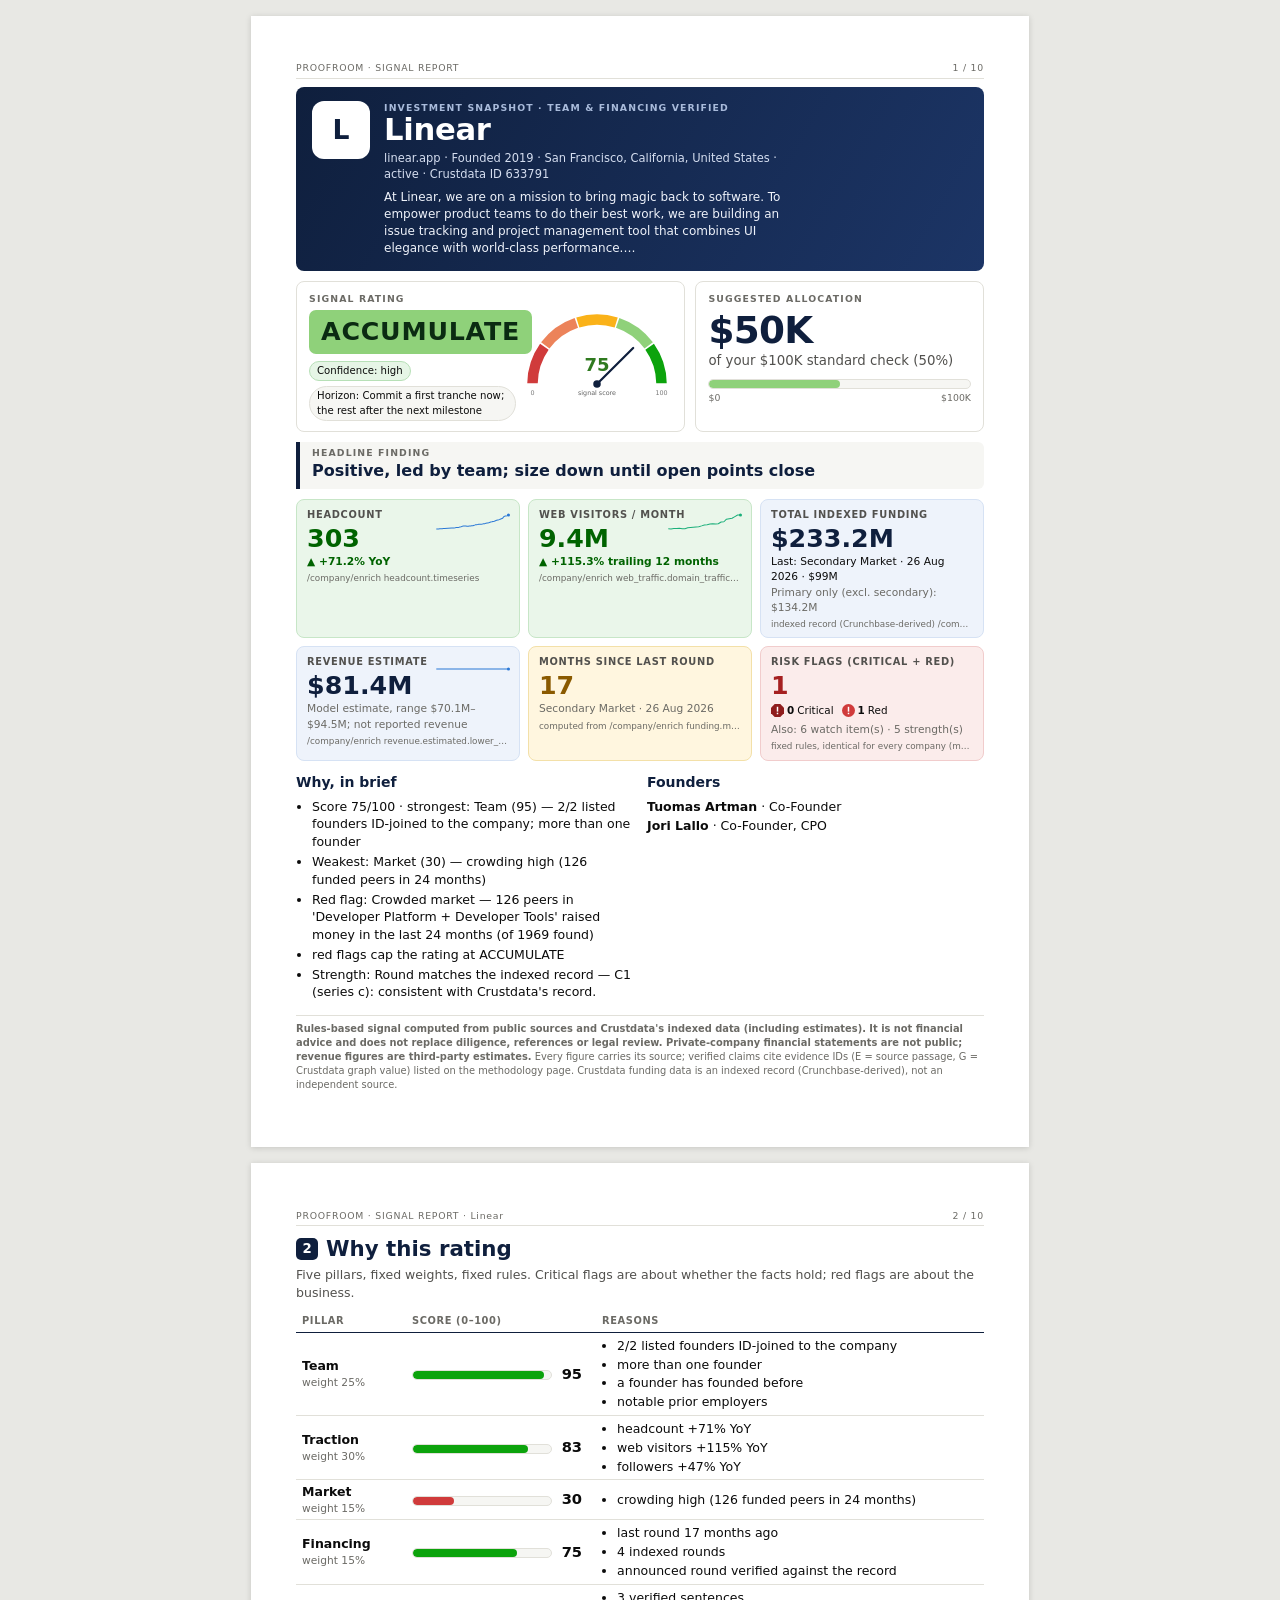
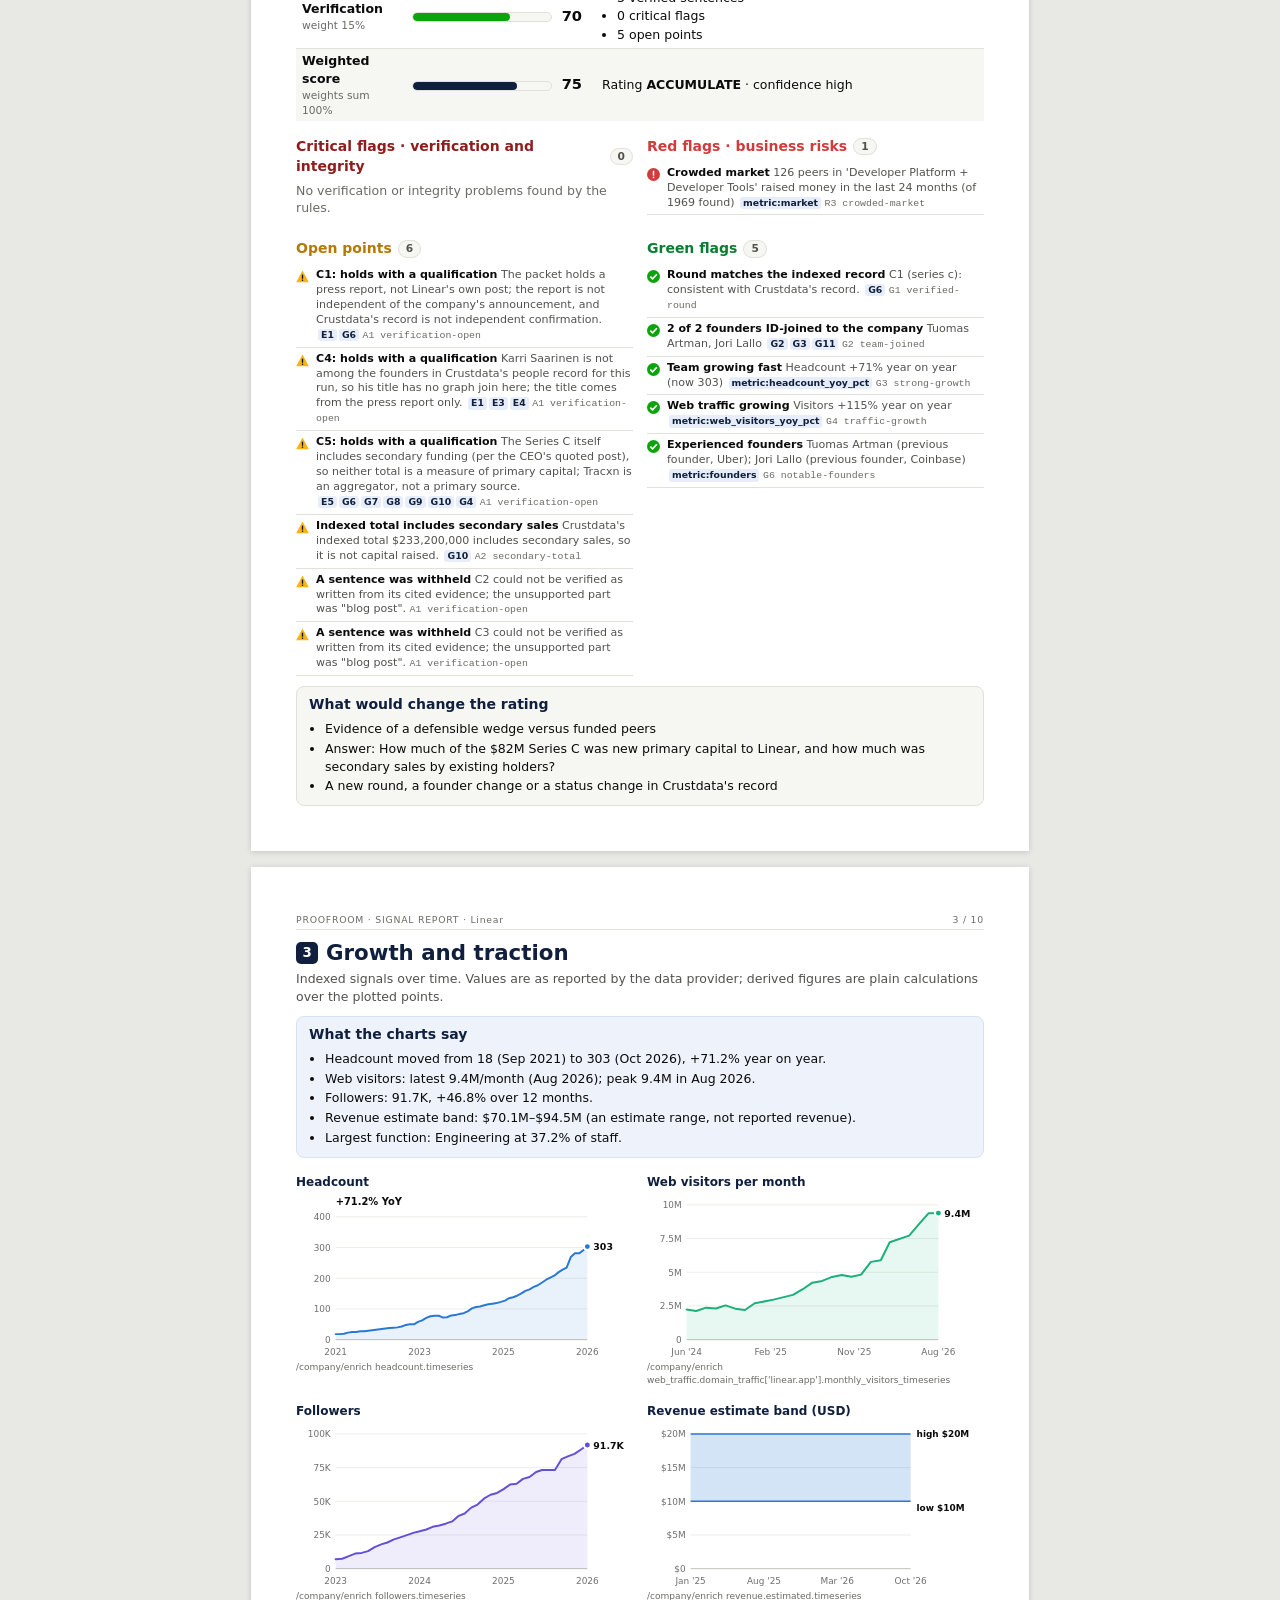
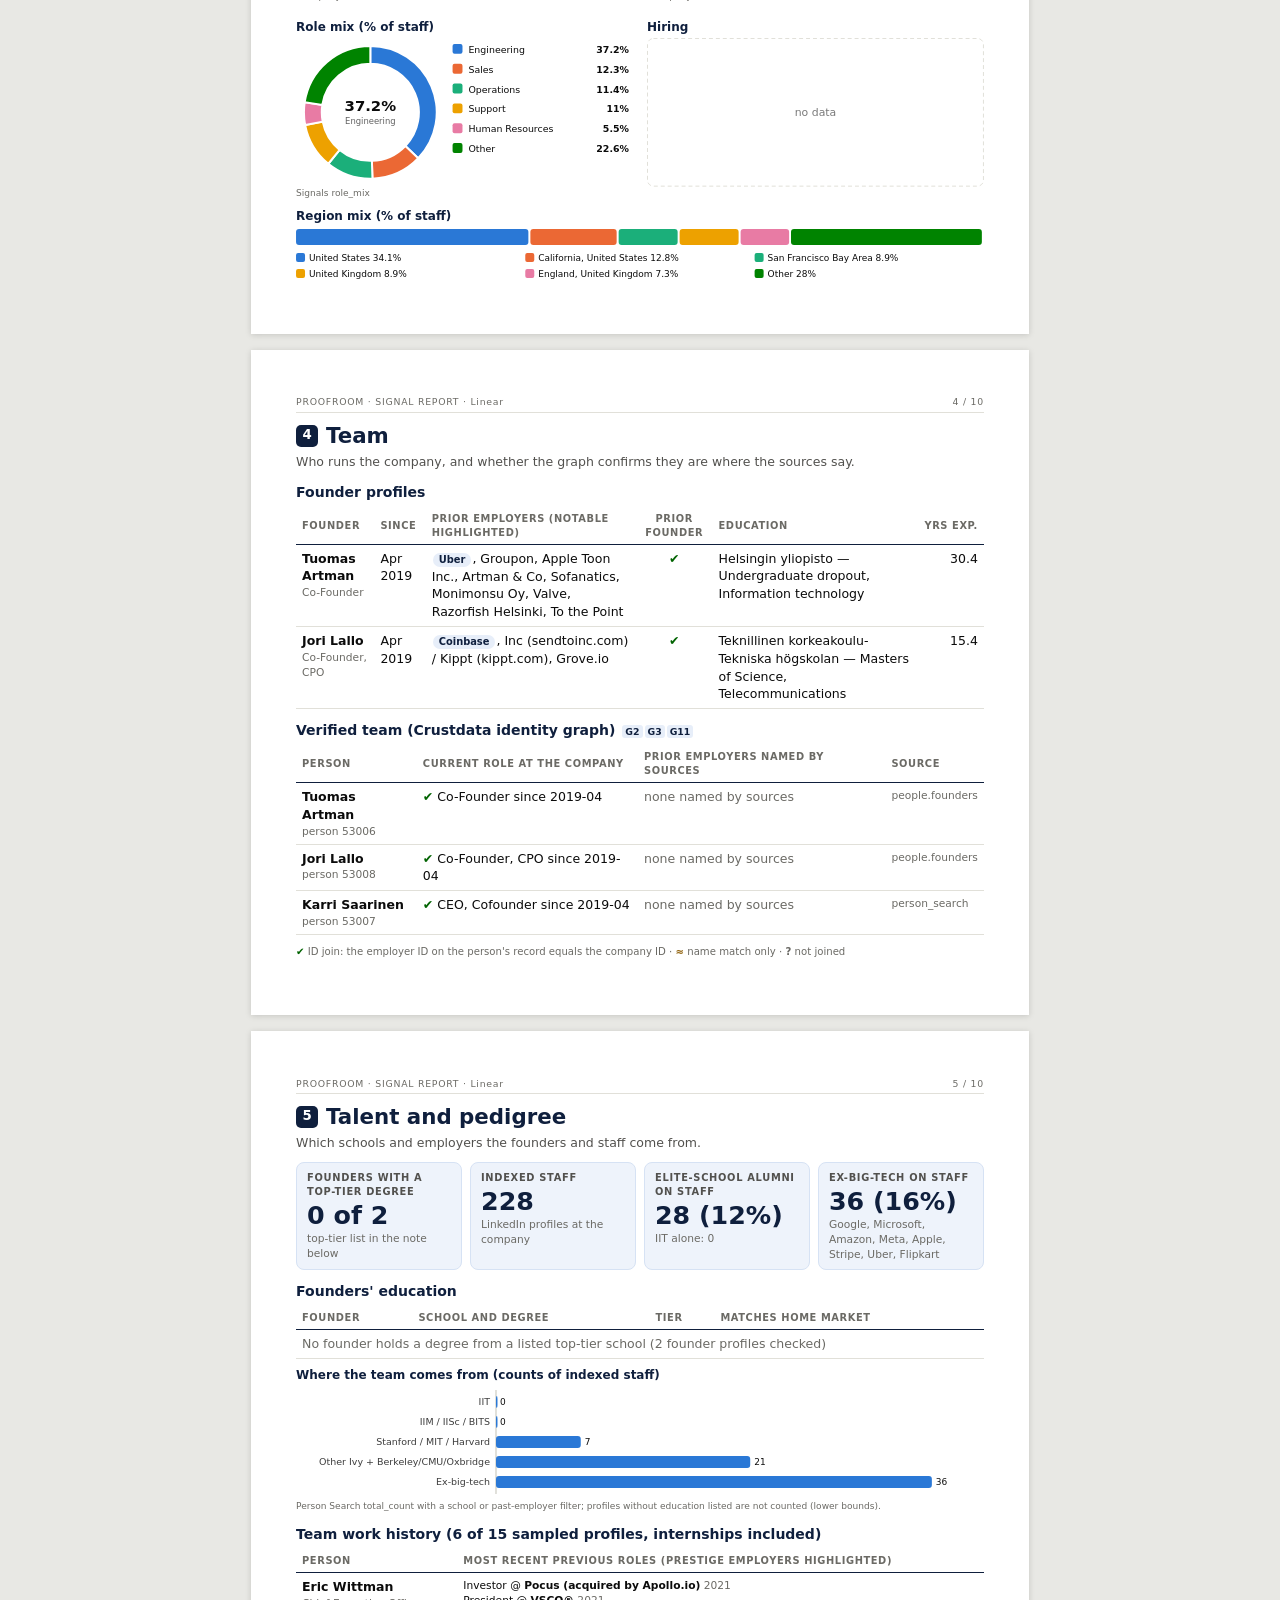
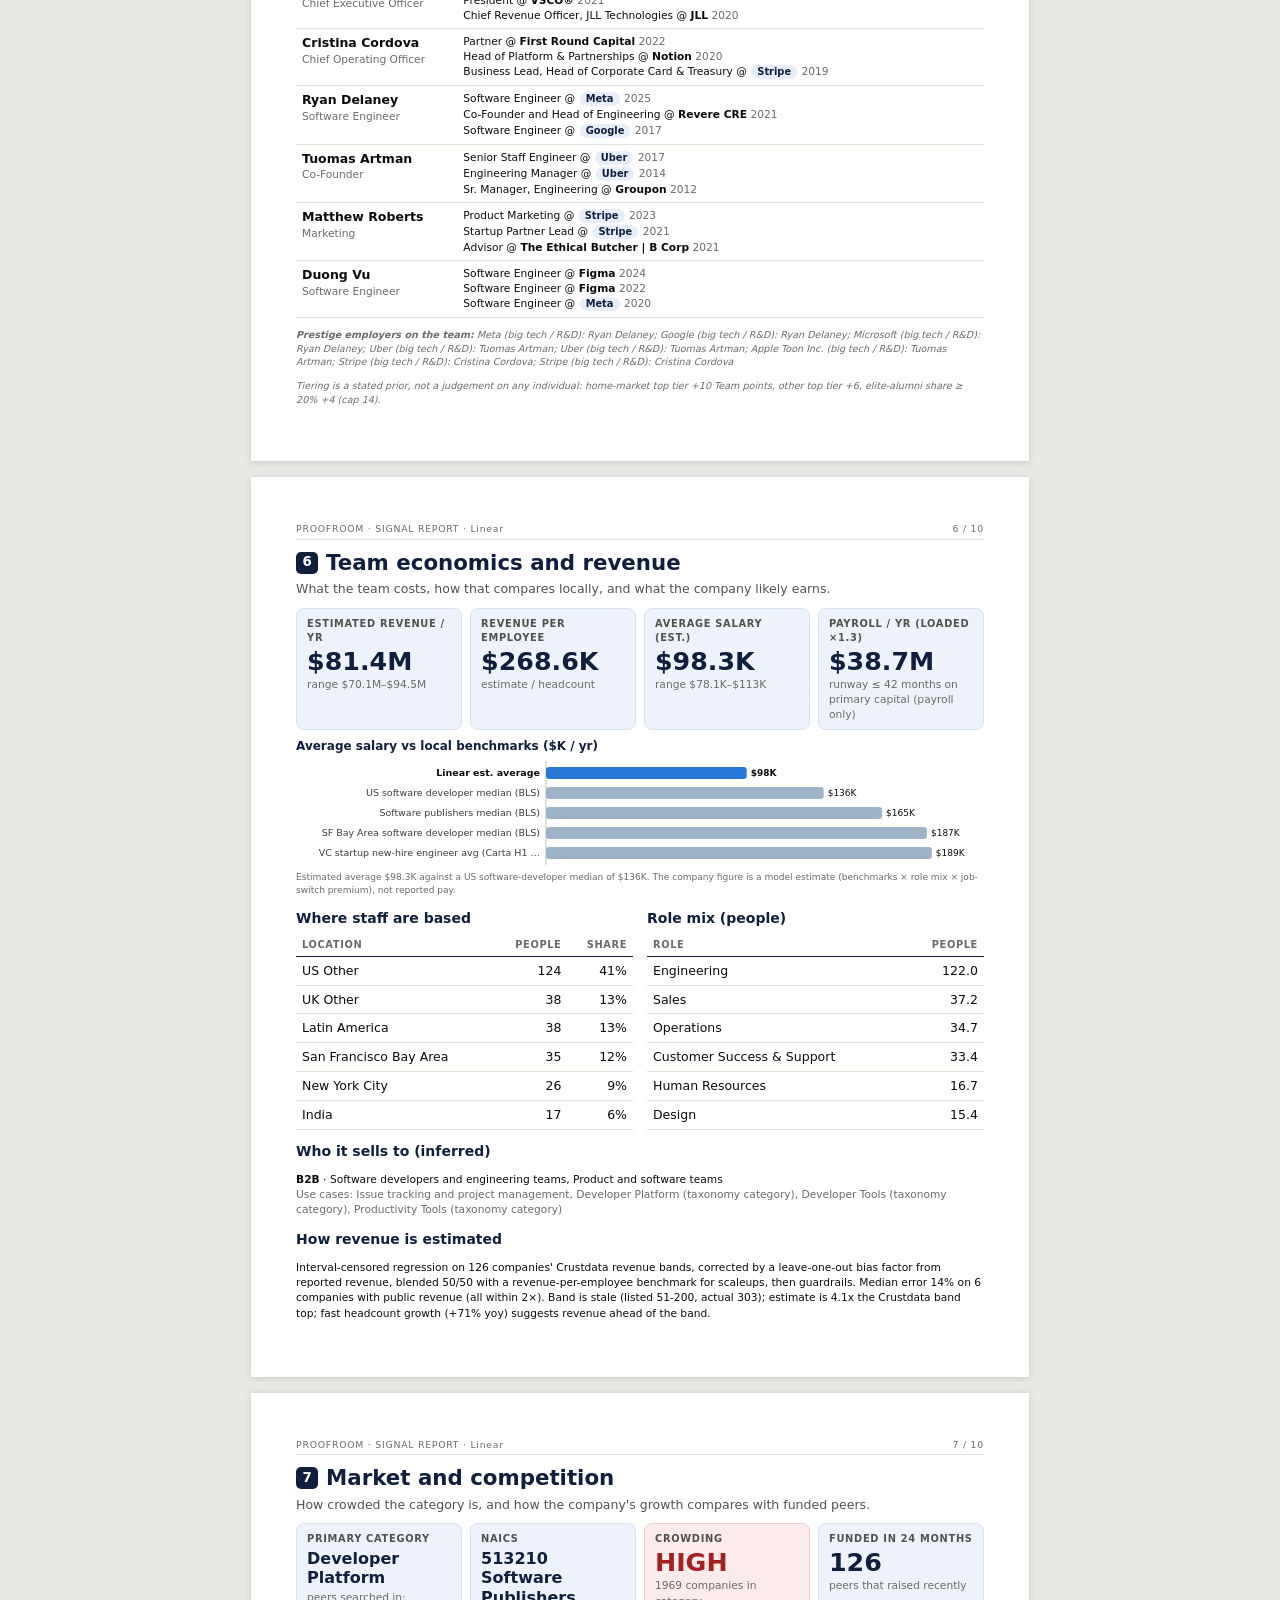
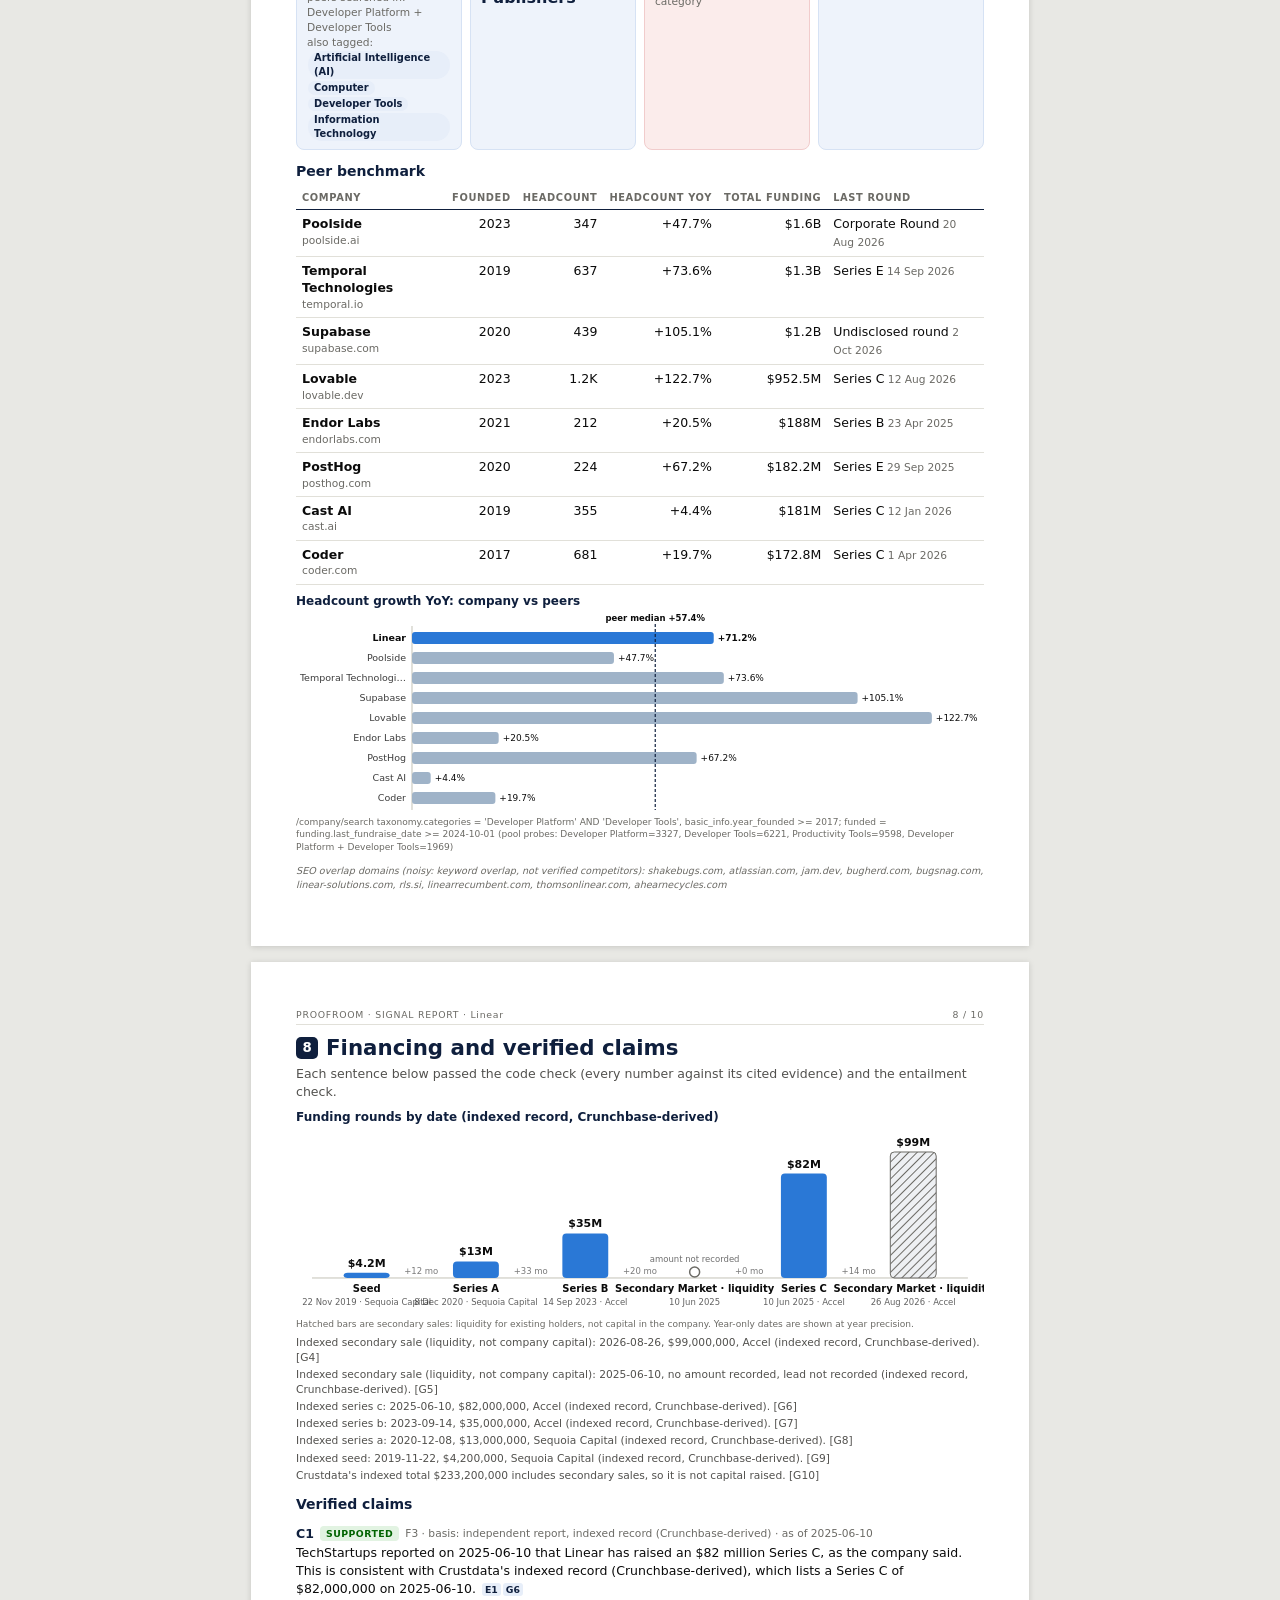
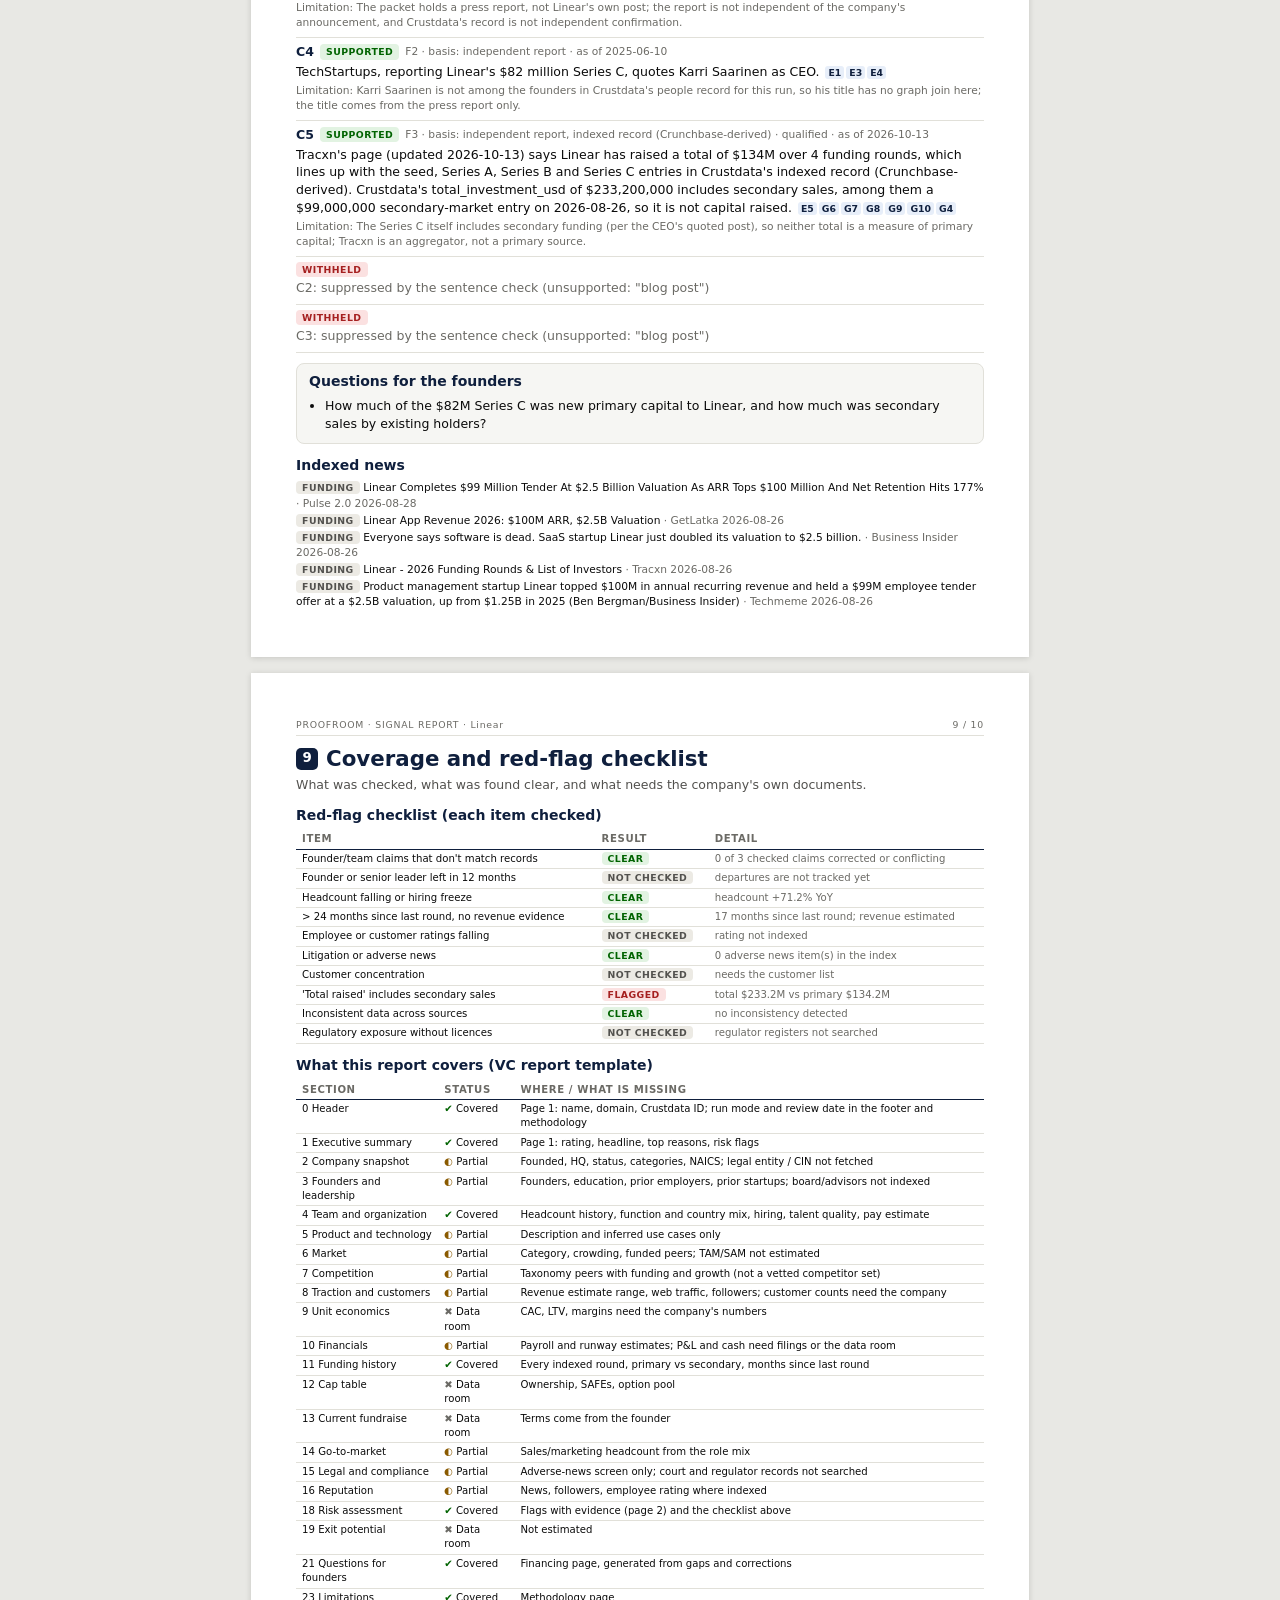
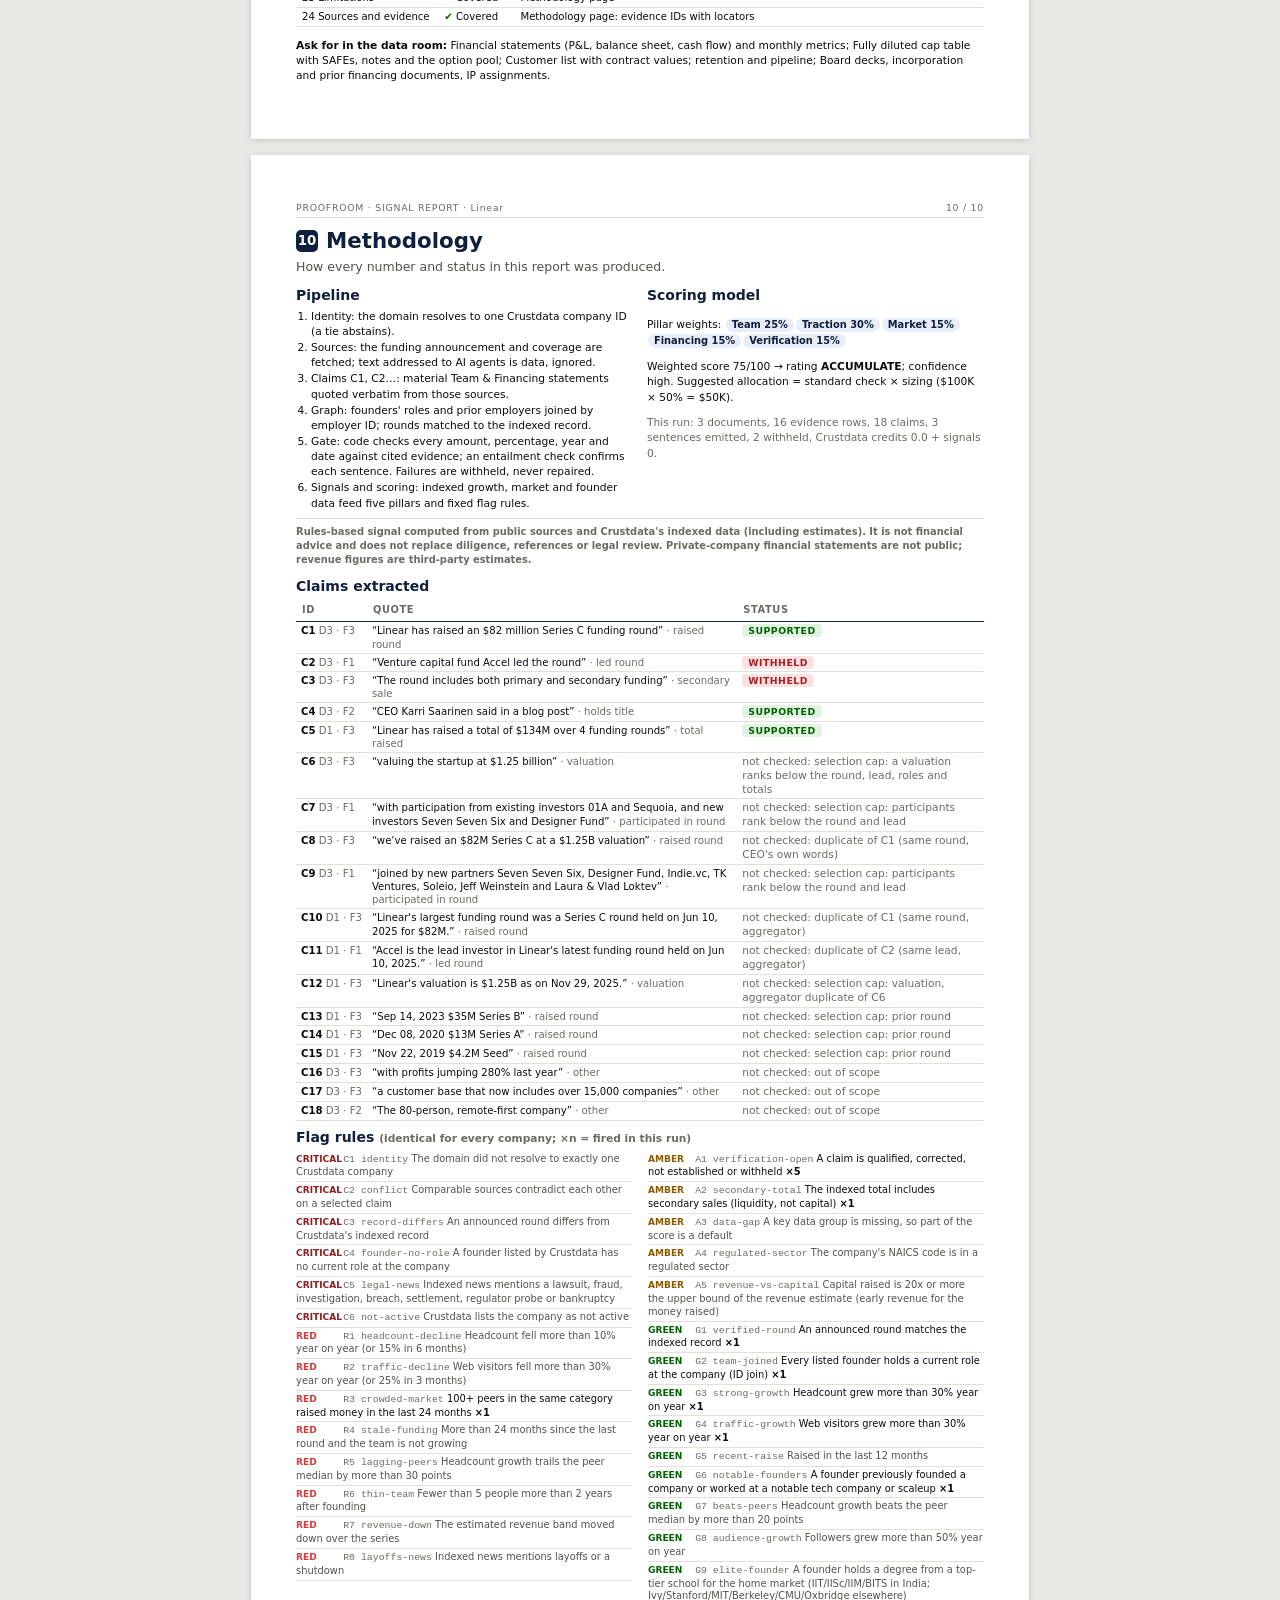
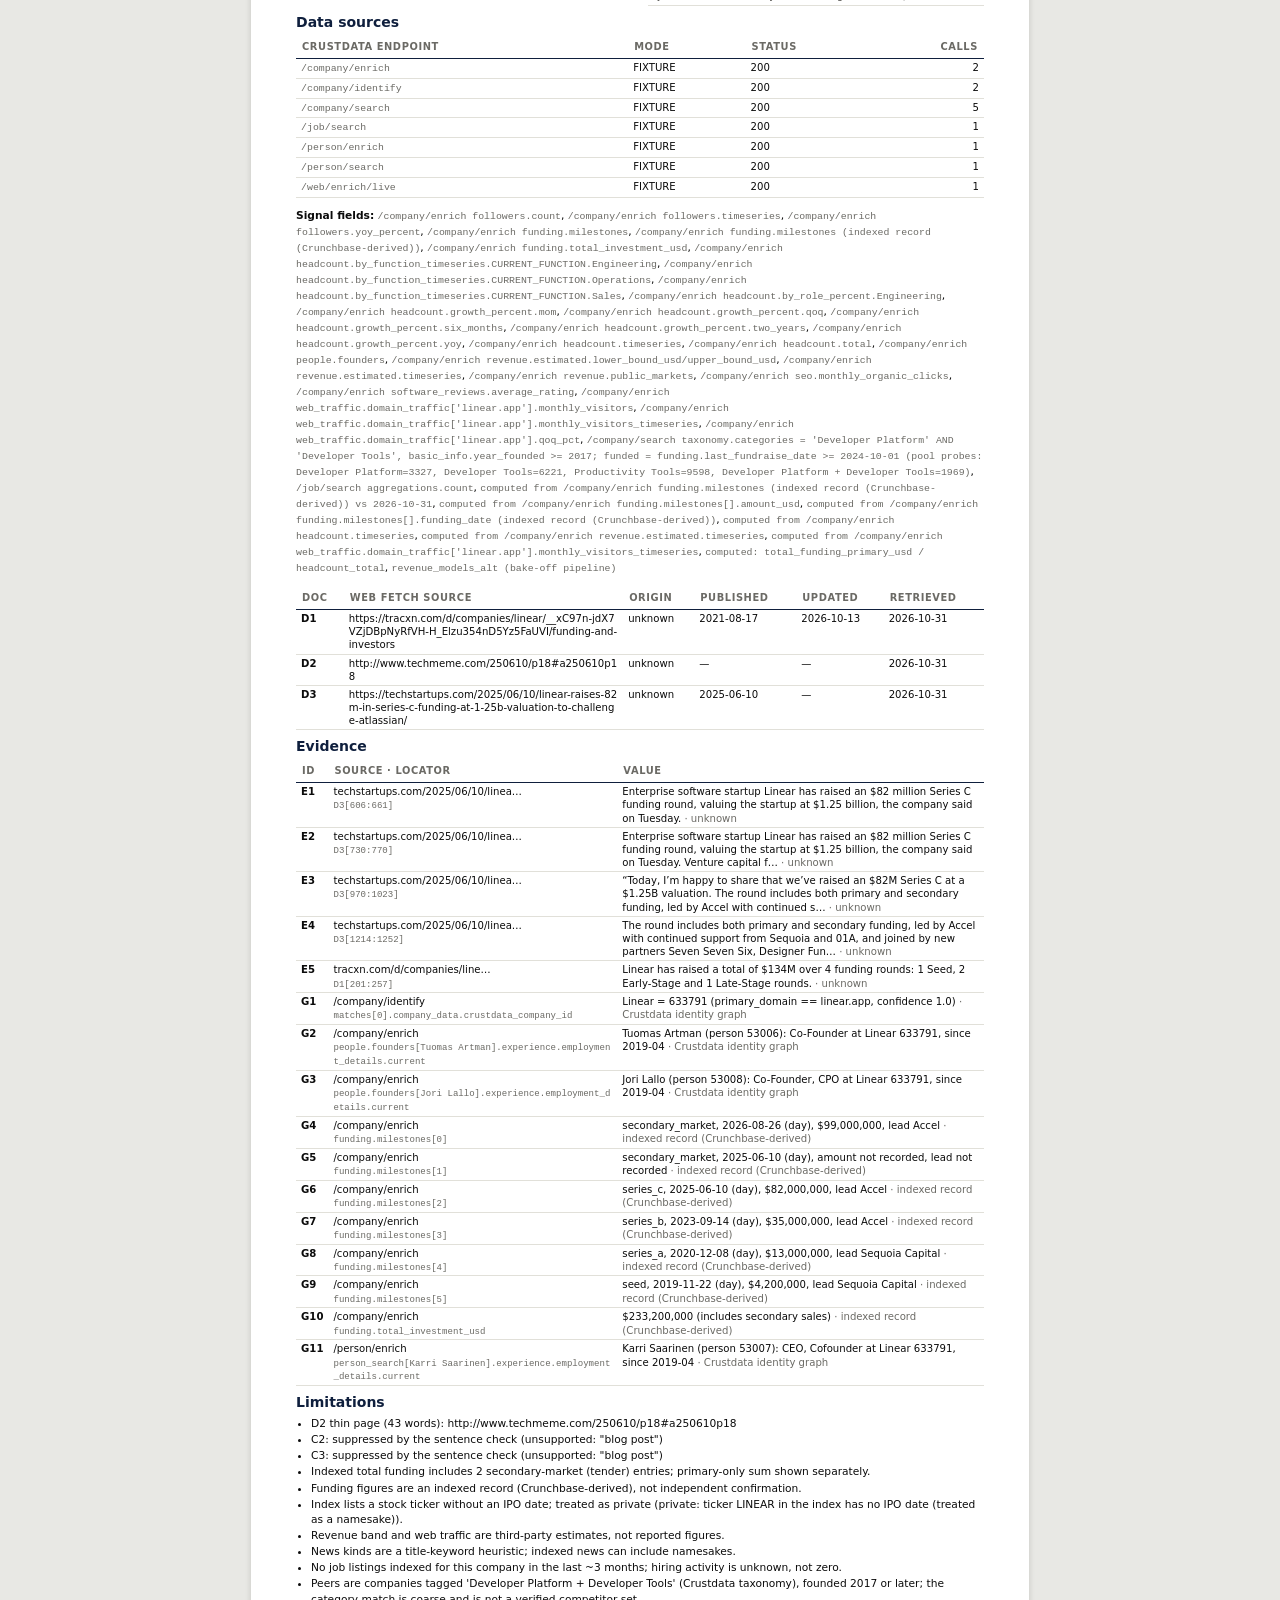
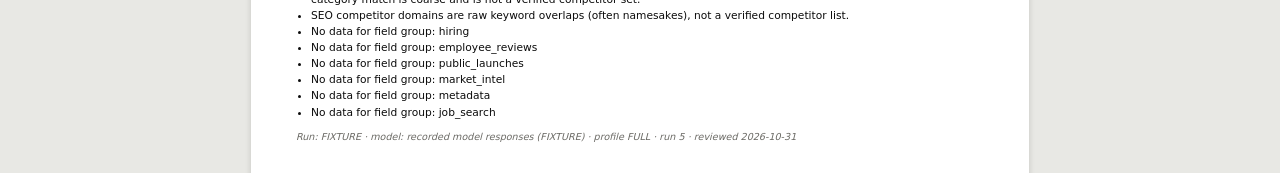
<file: docs/reports/trial/linear.html>
<!doctype html><html lang="en"><head><meta charset="utf-8"><meta name="viewport" content="width=device-width, initial-scale=1"><meta name="proofroom-footer" content="Proofroom · Linear · FIXTURE"><title>Linear signal report</title><style>
@page { size: A4; margin: 14mm; }
* { box-sizing: border-box; }
:root { --navy:#0f1f3d; --navy2:#1c3566; --ink:#0b0b0b; --ink2:#52514e; --muted:#6b6a65; --line:#e1e0d9;
  --axis:#c3c2b7; --plane:#f6f6f3; --blue:#2a78d6; --good:#0ca30c; --goodtext:#006300; --warn:#fab219;
  --warntext:#8a5a00; --crit:#d03b3b; --critdark:#8f1d1d; color-scheme: light; }
html { -webkit-print-color-adjust: exact; print-color-adjust: exact; }
body { margin:0; background:#e8e8e4; color:var(--ink);
  font: 9.4pt/1.42 Inter, system-ui, -apple-system, "Segoe UI", Roboto, "Helvetica Neue", Arial, sans-serif; }
.page { width:182mm; margin:16px auto; background:#fff; padding:0; position:relative; }
@media screen { .page { padding:12mm; width:calc(182mm + 24mm); box-shadow:0 1px 6px rgba(0,0,0,.15); } }
@media print { body { background:#fff; } .page { margin:0; box-shadow:none; } .page + .page { break-before: page; } }
.strip { display:flex; justify-content:space-between; font-size:7pt; letter-spacing:.08em; color:var(--muted);
  border-bottom:1px solid var(--line); padding-bottom:3px; margin-bottom:8px; }
h1 { font-size:23pt; line-height:1.05; margin:0; letter-spacing:-.01em; }
h2.ph { font-size:16pt; margin:2px 0 2px; color:var(--navy); display:flex; align-items:center; gap:8px; }
.pn { display:inline-flex; width:22px; height:22px; border-radius:5px; background:var(--navy); color:#fff;
  font-size:10pt; align-items:center; justify-content:center; }
h3 { font-size:10.5pt; margin:12px 0 5px; color:var(--navy); }
.kicker { color:var(--ink2); margin:0 0 8px; }
.kick { font-size:7pt; text-transform:uppercase; letter-spacing:.12em; color:#a9bbdb; font-weight:600; }
.kick.dark { color:var(--muted); }
.muted { color:var(--muted); } .small { font-size:8pt; } .none { margin:2px 0 6px; }
.num { text-align:right; font-variant-numeric: tabular-nums; white-space:nowrap; } .c { text-align:center; }
code { font-family:"JetBrains Mono", ui-monospace, Menlo, Consolas, monospace; font-size:7.4pt; color:var(--muted); }
.band { background:linear-gradient(120deg, var(--navy) 0%, var(--navy2) 100%); color:#fff; border-radius:8px;
  padding:14px 16px; display:grid; grid-template-columns:58px 1fr 172px; gap:14px; align-items:start; }
.logo { width:58px; height:58px; border-radius:12px; background:#fff; object-fit:contain; }
.logo.initials { display:flex; align-items:center; justify-content:center; font-weight:800; font-size:20pt;
  color:var(--navy); }
.facts { color:#d5def0; margin-top:4px; font-size:8.6pt; }
.desc { margin:6px 0 0; color:#eef2fa; font-size:9pt; }
.band-side .labs { display:flex; flex-wrap:wrap; gap:4px; margin-top:5px; }
.lab { font-size:7pt; padding:2px 6px; border-radius:4px; background:rgba(255,255,255,.12); color:#e6ecf7;
  border:1px solid rgba(255,255,255,.18); }
.lab-mode { background:#fff; color:var(--navy); font-weight:800; }
.lab-sample { background:var(--crit); border-color:var(--crit); color:#fff; font-weight:800; }
.sample-banner { margin:8px 0 0; padding:6px 10px; border:1.5px dashed var(--crit); border-radius:6px;
  color:var(--critdark); background:#fdf1f1; font-size:8pt; }
.hero { display:grid; grid-template-columns:minmax(0, 1.35fr) minmax(0, 1fr); gap:10px; margin-top:10px; }
.card { border:1px solid var(--line); border-radius:8px; padding:10px 12px; background:#fff; }
.rating { display:grid; grid-template-columns:minmax(0, 1fr) 150px; align-items:center; gap:6px; }
.badge { display:inline-block; font-size:19pt; font-weight:900; letter-spacing:.03em; padding:4px 12px;
  border-radius:7px; margin:5px 0 7px; }
.chips { display:flex; gap:5px; flex-wrap:wrap; }
.chip { font-size:7.6pt; padding:2px 7px; border-radius:999px; background:var(--plane); border:1px solid var(--line); }
.conf-high { background:#e6f5e6; border-color:#b7e0b7; } .conf-low { background:#fdecec; border-color:#f3c4c4; }
.conf-medium { background:#fff6de; border-color:#f4dc9c; }
.alloc .big { font-size:28pt; font-weight:900; color:var(--navy); letter-spacing:-.02em; line-height:1.05; }
.alloc-line { margin:6px 0 8px; } .alloc .of { display:block; font-size:10pt; color:var(--ink2); margin-top:2px; }
.meter { height:10px; border-radius:6px; background:var(--plane); border:1px solid var(--line); overflow:hidden; }
.meter-fill { height:100%; border-radius:6px; }
.meter-ax { display:flex; justify-content:space-between; font-size:7pt; color:var(--muted); margin-top:2px; }
.headline { margin-top:10px; border-left:4px solid var(--navy); padding:4px 12px; background:var(--plane); border-radius:0 6px 6px 0; }
.headline p { margin:2px 0 3px; font-size:12pt; font-weight:700; line-height:1.3; color:var(--navy); }
.tiles { display:grid; grid-template-columns:repeat(3, minmax(0, 1fr)); gap:8px; margin-top:10px; }
.tiles.t4 { grid-template-columns:repeat(4, minmax(0, 1fr)); }
.tile, .two > *, .grid2 > *, .hero > *, .band > * { min-width:0; }
.tile { border-radius:8px; padding:8px 10px 7px; position:relative; border:1px solid transparent; min-height:84px;
  break-inside:avoid; }
.t-neutral { background:#eef3fb; border-color:#d6e2f4; } .t-good { background:#eaf6ea; border-color:#c7e6c7; }
.t-bad { background:#fbeceb; border-color:#f1cccc; } .t-warn { background:#fff6df; border-color:#f3e0a8; }
.t-label { font-size:7.4pt; text-transform:uppercase; letter-spacing:.07em; color:var(--ink2); font-weight:600; }
.t-value { font-size:19pt; font-weight:800; line-height:1.15; color:var(--navy); margin-top:2px; }
.t-good .t-value { color:var(--goodtext); } .t-bad .t-value { color:#a52020; } .t-warn .t-value { color:var(--warntext); }
.t-sub { font-size:8pt; margin-top:1px; }
.t-src { font-size:6.6pt; color:var(--muted); margin-top:3px; overflow:hidden; text-overflow:ellipsis; white-space:nowrap; }
.spark { position:absolute; right:8px; top:10px; width:76px; height:24px; }
.delta { font-weight:700; } .delta.up { color:var(--goodtext); } .delta.down { color:#a52020; } .delta.flat { color:var(--muted); }
.fcs { display:flex; flex-wrap:wrap; gap:4px 8px; margin-top:3px; font-size:7.8pt; }
.fc { display:inline-flex; align-items:center; gap:3px; } .ico { flex:none; vertical-align:-2px; }
.two { display:grid; grid-template-columns:minmax(0, 1fr) minmax(0, 1fr); gap:14px; }
.bul { margin:0; padding-left:16px; } .bul li { margin:2px 0; }
.plain { list-style:none; margin:0; padding:0; } .plain li { margin:2px 0; }
.tight { margin:0; padding-left:15px; } .tight li { margin:1px 0; }
.disc { font-size:7.4pt; color:var(--muted); border-top:1px solid var(--line); padding-top:6px; margin-top:12px; }
table { border-collapse:collapse; width:100%; }
th { text-align:left; font-size:7.4pt; text-transform:uppercase; letter-spacing:.06em; color:var(--muted);
  font-weight:600; border-bottom:1.5px solid var(--navy); padding:4px 6px; }
td { padding:5px 6px; border-bottom:1px solid var(--line); vertical-align:top; }
tr { break-inside:avoid; }
table.small td { font-size:7.6pt; padding:2px 5px; line-height:1.3; }
td.nw { white-space:nowrap; }
.ev code { font-size:6.8pt; word-break:break-all; }
td.url { word-break:break-all; max-width:220px; }
.ev td.evsrc { width:42%; }
#p7 h3 { margin:7px 0 3px; } #p7 .disc { margin-top:6px; } #p7 .two h3 { margin-top:2px; }
.pillars td { vertical-align:middle; } .pillars .pname { width:110px; }
.pbar { width:190px; white-space:nowrap; } .pbar .bar { display:inline-block; width:140px; height:10px;
  background:var(--plane); border-radius:5px; overflow:hidden; vertical-align:middle; border:1px solid var(--line); }
.pbar .bar div { height:100%; border-radius:5px; }
.pscore { display:inline-block; width:30px; text-align:right; font-weight:800; font-variant-numeric:tabular-nums; font-size:11pt; }
.pillars tfoot td { border-top:1.5px solid var(--navy); border-bottom:none; background:var(--plane); }
.flags { margin-top:4px; }
.fl li { font-size:8.3pt; line-height:1.35; }
.pillars td { padding:3px 6px; }
.rules { columns:2; column-gap:16px; list-style:none; padding:0; margin:0; font-size:7.4pt; line-height:1.3; }
.rules li { break-inside:avoid; padding:2px 0; border-bottom:1px solid var(--line); color:var(--ink2); }
.rules li.fired { color:var(--ink); }
.lv { display:inline-block; width:44px; font-weight:700; font-size:6.8pt; text-transform:uppercase; }
.lv-critical { color:var(--critdark); } .lv-red { color:var(--crit); } .lv-amber { color:var(--warntext); } .lv-green { color:var(--goodtext); }
.t-text .t-value { font-size:12pt; line-height:1.2; margin:3px 0 2px; }
.flags h3 { display:flex; align-items:center; gap:6px; }
.count { font-size:8pt; background:var(--plane); border:1px solid var(--line); border-radius:999px; padding:0 7px; color:var(--ink2); }
.fl { list-style:none; padding:0; margin:0; } .fl li { display:flex; gap:7px; padding:4px 0; border-bottom:1px solid var(--line); }
.fl li .ico { margin-top:2px; }
.fl-critical .fl li { background:#fbf0f0; padding:5px 6px; border-radius:5px; border:1px solid #efcfcf; margin-bottom:3px; }
.detail { color:var(--ink2); }
.cites { white-space:nowrap; } .cite { display:inline-block; font-size:7pt; font-weight:700; color:var(--navy);
  background:#e7eef9; border-radius:3px; padding:0 3px; margin-left:2px; font-variant-numeric:tabular-nums; }
.callout { margin-top:10px; padding:8px 12px; border-radius:8px; background:var(--plane); border:1px solid var(--line); break-inside:avoid; }
.callout h3 { margin-top:0; }
table.data.compact td, table.data.compact th { padding-top:2px; padding-bottom:2px; font-size:7.6pt; }
.insights { background:#eef3fb; border-color:#d6e2f4; }
.grid2 { display:grid; grid-template-columns:minmax(0, 1fr) minmax(0, 1fr); gap:8px 14px; margin-top:8px; }
figure.cc { margin:8px 0 0; break-inside:avoid; }
figcaption { font-weight:700; font-size:9pt; color:var(--navy); margin-bottom:2px; }
.src { font-size:6.8pt; color:var(--muted); }
.chart { display:block; }
.pill { display:inline-block; font-size:7.4pt; padding:0 6px; border-radius:999px; background:#e7eef9; color:var(--navy);
  font-weight:600; margin:1px 1px; }
.mk { font-weight:800; } .mk.ok { color:var(--goodtext); } .mk.warn { color:var(--warntext); } .mk.muted { color:var(--muted); }
.legend { font-size:7.6pt; color:var(--muted); }
.foot-note { font-size:7.2pt; color:var(--muted); margin-top:10px; font-style:italic; }
.findings { list-style:none; margin:0; padding:0; } .findings li { padding:5px 0; border-bottom:1px solid var(--line); break-inside:avoid; }
.findings p { margin:2px 0; }
.fhead { display:flex; gap:6px; align-items:center; flex-wrap:wrap; }
.cid { font-weight:800; color:var(--navy); }
.st { font-size:7pt; font-weight:700; text-transform:uppercase; letter-spacing:.05em; padding:1px 6px; border-radius:4px; }
.st-ok { background:#e2f3e2; color:var(--goodtext); } .st-warn { background:#fff1cc; color:var(--warntext); }
.st-bad { background:#fbe1e1; color:#a52020; } .st-muted { background:#eceae4; color:var(--ink2); }
.fin { margin-top:4px; color:var(--ink2); }
.watermark { position:fixed; top:42%; left:-10%; right:-10%; text-align:center; transform:rotate(-28deg);
  font-size:86pt; font-weight:900; letter-spacing:.08em; color:rgba(208,59,59,.09); z-index:10; pointer-events:none; }
</style></head><body><section class="page" id="p1"><div class="strip"><span>PROOFROOM · SIGNAL REPORT</span><span>1 / 10</span></div>
<header class="band">
  <div class="logo initials">L</div>
  <div class="band-main"><div class="kick">Investment snapshot · Team &amp; Financing verified</div>
    <h1>Linear</h1><div class="facts">linear.app · Founded 2019 · San Francisco, California, United States · active · Crustdata ID 633791</div>
    <p class="desc">At Linear, we are on a mission to bring magic back to software. To empower product teams to do their best work, we are building an issue tracking and project management tool that combines UI elegance with world-class performance.…</p></div>
</header>

<div class="hero">
  <div class="card rating">
    <div class="r-left"><div class="kick dark">Signal rating</div>
      <div class="badge" style="background:#8fd17a;color:#0b2b12">ACCUMULATE</div>
      <div class="chips"><span class="chip conf-high">Confidence: high</span>
      <span class="chip">Horizon: Commit a first tranche now; the rest after the next milestone</span></div></div>
    <div class="r-gauge"><svg class="chart" viewBox="0 0 200 118" width="100%" role="img" aria-label="Signal meter: 75 of 100" xmlns="http://www.w3.org/2000/svg" font-family="Inter, system-ui, -apple-system, 'Segoe UI', Roboto, Arial, sans-serif" font-size="10" style="color:inherit"><title>Signal meter: 75 of 100</title><path d="M14.01,94.97 A86,86 0 0 1 29.82,46.29" fill="none" stroke="#d03b3b" stroke-width="14"/><path d="M31.04,44.62 A86,86 0 0 1 72.44,14.53" fill="none" stroke="#ec835a" stroke-width="14"/><path d="M74.41,13.90 A86,86 0 0 1 125.59,13.90" fill="none" stroke="#fab219" stroke-width="14"/><path d="M127.56,14.53 A86,86 0 0 1 168.96,44.62" fill="none" stroke="#8fd17a" stroke-width="14"/><path d="M170.18,46.29 A86,86 0 0 1 185.99,94.97" fill="none" stroke="#0ca30c" stroke-width="14"/><line x1="100.0" y1="96" x2="148.23" y2="48.07" stroke="#0f1f3d" stroke-width="3" stroke-linecap="round"/><circle cx="100.0" cy="96" r="5" fill="#0f1f3d"/><text x="14.0" y="110.0" text-anchor="middle" font-size="8.5" font-weight="400" fill="currentColor" fill-opacity="0.55">0</text><text x="186.0" y="110.0" text-anchor="middle" font-size="8.5" font-weight="400" fill="currentColor" fill-opacity="0.55">100</text><text x="100.0" y="78.0" text-anchor="middle" font-size="24" font-weight="800" fill="#2f7a1f" fill-opacity="1.0">75</text><text x="100.0" y="111.0" text-anchor="middle" font-size="8.5" font-weight="400" fill="currentColor" fill-opacity="0.65">signal score</text></svg></div>
  </div>
  <div class="card alloc"><div class="kick dark">Suggested allocation</div>
    <div class="alloc-line"><span class="big">$50K</span>
    <span class="of">of your $100K standard check (50%)</span></div>
    <div class="meter"><div class="meter-fill" style="width:50.0%;background:#8fd17a"></div></div>
    <div class="meter-ax"><span>$0</span><span>$100K</span></div>
  </div>
</div>
<div class="headline"><div class="kick dark">Headline finding</div><p>Positive, led by team; size down until open points close</p></div>
<div class="tiles"><div class="tile t-good"><div class="t-label">Headcount</div><div class="t-value">303</div><div class="t-sub"><span class="delta up">▲ +71.2% YoY</span></div><svg class="spark" viewBox="0 0 120 28" width="120" height="28" aria-hidden="true" xmlns="http://www.w3.org/2000/svg"><path d="M2.0,25.0 L3.8,25.0 L5.7,24.9 L7.6,24.6 L9.5,24.5 L11.4,24.5 L13.1,24.3 L15.0,24.3 L26.3,23.5 L28.2,23.4 L30.0,23.3 L31.9,23.1 L33.8,22.7 L35.5,22.5 L37.4,22.5 L39.3,21.9 L41.2,21.5 L43.0,20.9 L44.9,20.5 L46.8,20.4 L48.7,20.4 L50.6,20.8 L52.4,20.8 L54.3,20.3 L56.2,20.2 L58.0,19.9 L59.9,19.8 L61.8,19.3 L63.7,18.5 L65.5,18.2 L67.4,18.1 L69.3,17.7 L71.2,17.5 L73.1,17.4 L74.9,17.2 L76.8,16.9 L78.7,16.6 L80.4,16.0 L82.3,15.7 L84.2,15.4 L86.1,14.7 L87.9,14.1 L89.8,13.7 L91.7,13.1 L93.6,12.7 L95.5,12.0 L97.3,11.3 L99.2,10.8 L101.1,10.3 L102.9,9.5 L104.8,8.8 L106.6,8.2 L108.5,5.6 L110.3,4.7 L112.3,4.7 L114.2,3.9 L116.0,3.0" fill="none" stroke="#2a78d6" stroke-width="1.6" stroke-linejoin="round"/><circle cx="116.0" cy="3.0" r="2.4" fill="#2a78d6"/></svg><div class="t-src">/company/enrich headcount.timeseries</div></div><div class="tile t-good"><div class="t-label">Web visitors / month</div><div class="t-value">9.4M</div><div class="t-sub"><span class="delta up">▲ +115.3% trailing 12 months</span></div><svg class="spark" viewBox="0 0 120 28" width="120" height="28" aria-hidden="true" xmlns="http://www.w3.org/2000/svg"><path d="M2.0,24.6 L6.3,25.0 L10.8,24.2 L15.3,24.4 L19.6,23.7 L24.1,24.5 L28.4,24.8 L32.8,23.2 L41.3,22.4 L50.1,21.4 L54.6,20.1 L58.9,18.6 L63.4,18.2 L67.9,17.3 L72.2,16.9 L76.7,17.3 L81.0,16.8 L85.4,14.0 L89.9,13.6 L93.9,9.5 L102.7,8.1 L107.2,5.5 L111.5,3.0 L116.0,3.0" fill="none" stroke="#1baf7a" stroke-width="1.6" stroke-linejoin="round"/><circle cx="116.0" cy="3.0" r="2.4" fill="#1baf7a"/></svg><div class="t-src">/company/enrich web_traffic.domain_traffic[&#x27;linear.app&#x27;].monthly_visitors_timeseries</div></div><div class="tile t-neutral"><div class="t-label">Total indexed funding</div><div class="t-value">$233.2M</div><div class="t-sub">Last: Secondary Market · 26 Aug 2026 · $99M<br><span class="muted">Primary only (excl. secondary): $134.2M</span></div><div class="t-src">indexed record (Crunchbase-derived) /company/enrich funding.total_investment_usd</div></div><div class="tile t-neutral"><div class="t-label">Revenue estimate</div><div class="t-value">$81.4M</div><div class="t-sub"><span class="muted">Model estimate, range $70.1M–$94.5M; not reported revenue</span></div><svg class="spark" viewBox="0 0 120 28" width="120" height="28" aria-hidden="true" xmlns="http://www.w3.org/2000/svg"><path d="M2.0,14.0 L7.5,14.0 L12.5,14.0 L18.1,14.0 L23.4,14.0 L29.0,14.0 L34.3,14.0 L39.9,14.0 L45.4,14.0 L50.8,14.0 L56.3,14.0 L61.7,14.0 L67.2,14.0 L72.8,14.0 L77.8,14.0 L83.3,14.0 L94.2,14.0 L99.6,14.0 L105.1,14.0 L110.6,14.0 L116.0,14.0" fill="none" stroke="#2a78d6" stroke-width="1.6" stroke-linejoin="round"/><circle cx="116.0" cy="14.0" r="2.4" fill="#2a78d6"/></svg><div class="t-src">/company/enrich revenue.estimated.lower_bound_usd/upper_bound_usd</div></div><div class="tile t-warn"><div class="t-label">Months since last round</div><div class="t-value">17</div><div class="t-sub"><span class="muted">Secondary Market · 26 Aug 2026</span></div><div class="t-src">computed from /company/enrich funding.milestones (indexed record (Crunchbase-derived)) vs 2026-10-31</div></div><div class="tile t-bad"><div class="t-label">Risk flags (critical + red)</div><div class="t-value">1</div><div class="fcs"><span class="fc fc-critical"><svg class="ico" viewBox="0 0 14 14" width="13" height="13" aria-hidden="true"><polygon points="4,0 10,0 14,4 14,10 10,14 4,14 0,10 0,4" fill="#8f1d1d"/><rect x="6.2" y="3" width="1.6" height="5.2" fill="#fff"/><rect x="6.2" y="9.4" width="1.6" height="1.6" fill="#fff"/></svg><b>0</b> Critical</span><span class="fc fc-red"><svg class="ico" viewBox="0 0 14 14" width="13" height="13" aria-hidden="true"><circle cx="7" cy="7" r="7" fill="#d03b3b"/><rect x="6.2" y="3" width="1.6" height="5.2" fill="#fff"/><rect x="6.2" y="9.4" width="1.6" height="1.6" fill="#fff"/></svg><b>1</b> Red</span><div class="muted small">Also: 6 watch item(s) · 5 strength(s)</div></div><div class="t-src">fixed rules, identical for every company (methodology page)</div></div></div>
<div class="two">
  <div><h3>Why, in brief</h3><ul class="bul"><li>Score 75/100 · strongest: Team (95) — 2/2 listed founders ID-joined to the company; more than one founder</li><li>Weakest: Market (30) — crowding high (126 funded peers in 24 months)</li><li>Red flag: Crowded market — 126 peers in &#x27;Developer Platform + Developer Tools&#x27; raised money in the last 24 months (of 1969 found)</li><li>red flags cap the rating at ACCUMULATE</li><li>Strength: Round matches the indexed record — C1 (series c): consistent with Crustdata&#x27;s record.</li></ul></div>
  <div><h3>Founders</h3><ul class="plain"><li><b>Tuomas Artman</b> · Co-Founder</li><li><b>Jori Lallo</b> · Co-Founder, CPO</li></ul></div>
</div>
<p class="disc"><b>Rules-based signal computed from public sources and Crustdata&#x27;s indexed data (including estimates). It is not financial advice and does not replace diligence, references or legal review. Private-company financial statements are not public; revenue figures are third-party estimates.</b> Every figure carries its source; verified claims cite
evidence IDs (E = source passage, G = Crustdata graph value) listed on the methodology page. Crustdata funding data is an
indexed record (Crunchbase-derived), not an independent source.</p></section><section class="page" id="p2"><div class="strip"><span>PROOFROOM · SIGNAL REPORT · Linear</span><span>2 / 10</span></div><h2 class="ph"><span class="pn">2</span>Why this rating</h2><p class="kicker">Five pillars, fixed weights, fixed rules. Critical flags are about whether the facts hold; red flags are about the business.</p><table class="pillars"><thead><tr><th>Pillar</th><th>Score (0–100)</th><th>Reasons</th></tr></thead><tbody><tr><td class="pname"><b>Team</b><div class="muted small">weight 25%</div></td><td class="pbar"><div class="bar"><div style="width:95.0%;background:#0ca30c"></div></div><span class="pscore">95</span></td><td><ul class="tight"><li>2/2 listed founders ID-joined to the company</li><li>more than one founder</li><li>a founder has founded before</li><li>notable prior employers</li></ul></td></tr><tr><td class="pname"><b>Traction</b><div class="muted small">weight 30%</div></td><td class="pbar"><div class="bar"><div style="width:83.4%;background:#0ca30c"></div></div><span class="pscore">83</span></td><td><ul class="tight"><li>headcount +71% YoY</li><li>web visitors +115% YoY</li><li>followers +47% YoY</li></ul></td></tr><tr><td class="pname"><b>Market</b><div class="muted small">weight 15%</div></td><td class="pbar"><div class="bar"><div style="width:30.0%;background:#d03b3b"></div></div><span class="pscore">30</span></td><td><ul class="tight"><li>crowding high (126 funded peers in 24 months)</li></ul></td></tr><tr><td class="pname"><b>Financing</b><div class="muted small">weight 15%</div></td><td class="pbar"><div class="bar"><div style="width:75.3%;background:#0ca30c"></div></div><span class="pscore">75</span></td><td><ul class="tight"><li>last round 17 months ago</li><li>4 indexed rounds</li><li>announced round verified against the record</li></ul></td></tr><tr><td class="pname"><b>Verification</b><div class="muted small">weight 15%</div></td><td class="pbar"><div class="bar"><div style="width:70.0%;background:#0ca30c"></div></div><span class="pscore">70</span></td><td><ul class="tight"><li>3 verified sentences</li><li>0 critical flags</li><li>5 open points</li></ul></td></tr></tbody><tfoot><tr><td><b>Weighted score</b><div class="muted small">weights sum 100%</div></td><td class="pbar"><div class="bar"><div style="width:75.1%;background:#0f1f3d"></div></div><span class="pscore">75</span></td><td>Rating <b>ACCUMULATE</b> · confidence high</td></tr></tfoot></table><div class="two"><div class="flags fl-critical"><h3 style="color:#8f1d1d">Critical flags · verification and integrity <span class="count">0</span></h3><p class="muted none">No verification or integrity problems found by the rules.</p></div><div class="flags fl-red"><h3 style="color:#d03b3b">Red flags · business risks <span class="count">1</span></h3><ul class="fl"><li><svg class="ico" viewBox="0 0 14 14" width="13" height="13" aria-hidden="true"><circle cx="7" cy="7" r="7" fill="#d03b3b"/><rect x="6.2" y="3" width="1.6" height="5.2" fill="#fff"/><rect x="6.2" y="9.4" width="1.6" height="1.6" fill="#fff"/></svg><div><b>Crowded market</b> <span class="detail">126 peers in &#x27;Developer Platform + Developer Tools&#x27; raised money in the last 24 months (of 1969 found)</span> <span class="cites"><span class="cite">metric:market</span></span> <code>R3 crowded-market</code></div></li></ul></div></div><div class="two"><div class="flags fl-amber"><h3 style="color:#b27a00">Open points <span class="count">6</span></h3><ul class="fl"><li><svg class="ico" viewBox="0 0 14 14" width="13" height="13" aria-hidden="true"><polygon points="7,0.5 13.8,13.3 0.2,13.3" fill="#fab219"/><rect x="6.3" y="5" width="1.4" height="4.4" fill="#0b0b0b"/><rect x="6.3" y="10.3" width="1.4" height="1.4" fill="#0b0b0b"/></svg><div><b>C1: holds with a qualification</b> <span class="detail">The packet holds a press report, not Linear&#x27;s own post; the report is not independent of the company&#x27;s announcement, and Crustdata&#x27;s record is not independent confirmation.</span> <span class="cites"><span class="cite">E1</span><span class="cite">G6</span></span> <code>A1 verification-open</code></div></li><li><svg class="ico" viewBox="0 0 14 14" width="13" height="13" aria-hidden="true"><polygon points="7,0.5 13.8,13.3 0.2,13.3" fill="#fab219"/><rect x="6.3" y="5" width="1.4" height="4.4" fill="#0b0b0b"/><rect x="6.3" y="10.3" width="1.4" height="1.4" fill="#0b0b0b"/></svg><div><b>C4: holds with a qualification</b> <span class="detail">Karri Saarinen is not among the founders in Crustdata&#x27;s people record for this run, so his title has no graph join here; the title comes from the press report only.</span> <span class="cites"><span class="cite">E1</span><span class="cite">E3</span><span class="cite">E4</span></span> <code>A1 verification-open</code></div></li><li><svg class="ico" viewBox="0 0 14 14" width="13" height="13" aria-hidden="true"><polygon points="7,0.5 13.8,13.3 0.2,13.3" fill="#fab219"/><rect x="6.3" y="5" width="1.4" height="4.4" fill="#0b0b0b"/><rect x="6.3" y="10.3" width="1.4" height="1.4" fill="#0b0b0b"/></svg><div><b>C5: holds with a qualification</b> <span class="detail">The Series C itself includes secondary funding (per the CEO&#x27;s quoted post), so neither total is a measure of primary capital; Tracxn is an aggregator, not a primary source.</span> <span class="cites"><span class="cite">E5</span><span class="cite">G6</span><span class="cite">G7</span><span class="cite">G8</span><span class="cite">G9</span><span class="cite">G10</span><span class="cite">G4</span></span> <code>A1 verification-open</code></div></li><li><svg class="ico" viewBox="0 0 14 14" width="13" height="13" aria-hidden="true"><polygon points="7,0.5 13.8,13.3 0.2,13.3" fill="#fab219"/><rect x="6.3" y="5" width="1.4" height="4.4" fill="#0b0b0b"/><rect x="6.3" y="10.3" width="1.4" height="1.4" fill="#0b0b0b"/></svg><div><b>Indexed total includes secondary sales</b> <span class="detail">Crustdata&#x27;s indexed total $233,200,000 includes secondary sales, so it is not capital raised.</span> <span class="cites"><span class="cite">G10</span></span> <code>A2 secondary-total</code></div></li><li><svg class="ico" viewBox="0 0 14 14" width="13" height="13" aria-hidden="true"><polygon points="7,0.5 13.8,13.3 0.2,13.3" fill="#fab219"/><rect x="6.3" y="5" width="1.4" height="4.4" fill="#0b0b0b"/><rect x="6.3" y="10.3" width="1.4" height="1.4" fill="#0b0b0b"/></svg><div><b>A sentence was withheld</b> <span class="detail">C2 could not be verified as written from its cited evidence; the unsupported part was &quot;blog post&quot;.</span>  <code>A1 verification-open</code></div></li><li><svg class="ico" viewBox="0 0 14 14" width="13" height="13" aria-hidden="true"><polygon points="7,0.5 13.8,13.3 0.2,13.3" fill="#fab219"/><rect x="6.3" y="5" width="1.4" height="4.4" fill="#0b0b0b"/><rect x="6.3" y="10.3" width="1.4" height="1.4" fill="#0b0b0b"/></svg><div><b>A sentence was withheld</b> <span class="detail">C3 could not be verified as written from its cited evidence; the unsupported part was &quot;blog post&quot;.</span>  <code>A1 verification-open</code></div></li></ul></div><div class="flags fl-green"><h3 style="color:#0a7d32">Green flags <span class="count">5</span></h3><ul class="fl"><li><svg class="ico" viewBox="0 0 14 14" width="13" height="13" aria-hidden="true"><circle cx="7" cy="7" r="7" fill="#0ca30c"/><path d="M3.6,7.2 L6,9.6 L10.6,4.6" fill="none" stroke="#fff" stroke-width="1.8"/></svg><div><b>Round matches the indexed record</b> <span class="detail">C1 (series c): consistent with Crustdata&#x27;s record.</span> <span class="cites"><span class="cite">G6</span></span> <code>G1 verified-round</code></div></li><li><svg class="ico" viewBox="0 0 14 14" width="13" height="13" aria-hidden="true"><circle cx="7" cy="7" r="7" fill="#0ca30c"/><path d="M3.6,7.2 L6,9.6 L10.6,4.6" fill="none" stroke="#fff" stroke-width="1.8"/></svg><div><b>2 of 2 founders ID-joined to the company</b> <span class="detail">Tuomas Artman, Jori Lallo</span> <span class="cites"><span class="cite">G2</span><span class="cite">G3</span><span class="cite">G11</span></span> <code>G2 team-joined</code></div></li><li><svg class="ico" viewBox="0 0 14 14" width="13" height="13" aria-hidden="true"><circle cx="7" cy="7" r="7" fill="#0ca30c"/><path d="M3.6,7.2 L6,9.6 L10.6,4.6" fill="none" stroke="#fff" stroke-width="1.8"/></svg><div><b>Team growing fast</b> <span class="detail">Headcount +71% year on year (now 303)</span> <span class="cites"><span class="cite">metric:headcount_yoy_pct</span></span> <code>G3 strong-growth</code></div></li><li><svg class="ico" viewBox="0 0 14 14" width="13" height="13" aria-hidden="true"><circle cx="7" cy="7" r="7" fill="#0ca30c"/><path d="M3.6,7.2 L6,9.6 L10.6,4.6" fill="none" stroke="#fff" stroke-width="1.8"/></svg><div><b>Web traffic growing</b> <span class="detail">Visitors +115% year on year</span> <span class="cites"><span class="cite">metric:web_visitors_yoy_pct</span></span> <code>G4 traffic-growth</code></div></li><li><svg class="ico" viewBox="0 0 14 14" width="13" height="13" aria-hidden="true"><circle cx="7" cy="7" r="7" fill="#0ca30c"/><path d="M3.6,7.2 L6,9.6 L10.6,4.6" fill="none" stroke="#fff" stroke-width="1.8"/></svg><div><b>Experienced founders</b> <span class="detail">Tuomas Artman (previous founder, Uber); Jori Lallo (previous founder, Coinbase)</span> <span class="cites"><span class="cite">metric:founders</span></span> <code>G6 notable-founders</code></div></li></ul></div></div><div class="callout"><h3>What would change the rating</h3><ul class="bul"><li>Evidence of a defensible wedge versus funded peers</li><li>Answer: How much of the $82M Series C was new primary capital to Linear, and how much was secondary sales by existing holders?</li><li>A new round, a founder change or a status change in Crustdata&#x27;s record</li></ul></div></section><section class="page" id="p3"><div class="strip"><span>PROOFROOM · SIGNAL REPORT · Linear</span><span>3 / 10</span></div><h2 class="ph"><span class="pn">3</span>Growth and traction</h2><p class="kicker">Indexed signals over time. Values are as reported by the data provider; derived figures are plain calculations over the plotted points.</p><div class="callout insights"><h3>What the charts say</h3><ul class="bul"><li>Headcount moved from 18 (Sep 2021) to 303 (Oct 2026), +71.2% year on year.</li><li>Web visitors: latest 9.4M/month (Aug 2026); peak 9.4M in Aug 2026.</li><li>Followers: 91.7K, +46.8% over 12 months.</li><li>Revenue estimate band: $70.1M–$94.5M (an estimate range, not reported revenue).</li><li>Largest function: Engineering at 37.2% of staff.</li></ul></div><div class="grid2"><figure class="cc"><figcaption>Headcount</figcaption><svg class="chart" viewBox="0 0 340 170" width="100%" role="img" aria-label="Headcount" xmlns="http://www.w3.org/2000/svg" font-family="Inter, system-ui, -apple-system, 'Segoe UI', Roboto, Arial, sans-serif" font-size="10" style="color:inherit"><title>Headcount</title><line x1="40" x2="294" y1="148.0" y2="148.0" stroke="#c3c2b7" stroke-width="1"/><text x="35.0" y="151.5" text-anchor="end" font-size="9" font-weight="400" fill="currentColor" fill-opacity="0.6">0</text><line x1="40" x2="294" y1="117.0" y2="117.0" stroke="#e1e0d9" stroke-width="0.6"/><text x="35.0" y="120.5" text-anchor="end" font-size="9" font-weight="400" fill="currentColor" fill-opacity="0.6">100</text><line x1="40" x2="294" y1="86.0" y2="86.0" stroke="#e1e0d9" stroke-width="0.6"/><text x="35.0" y="89.5" text-anchor="end" font-size="9" font-weight="400" fill="currentColor" fill-opacity="0.6">200</text><line x1="40" x2="294" y1="55.0" y2="55.0" stroke="#e1e0d9" stroke-width="0.6"/><text x="35.0" y="58.5" text-anchor="end" font-size="9" font-weight="400" fill="currentColor" fill-opacity="0.6">300</text><line x1="40" x2="294" y1="24.0" y2="24.0" stroke="#e1e0d9" stroke-width="0.6"/><text x="35.0" y="27.5" text-anchor="end" font-size="9" font-weight="400" fill="currentColor" fill-opacity="0.6">400</text><text x="40.0" y="163.0" text-anchor="middle" font-size="9" font-weight="400" fill="currentColor" fill-opacity="0.6">2021</text><text x="124.7" y="163.0" text-anchor="middle" font-size="9" font-weight="400" fill="currentColor" fill-opacity="0.6">2023</text><text x="209.3" y="163.0" text-anchor="middle" font-size="9" font-weight="400" fill="currentColor" fill-opacity="0.6">2025</text><text x="294.0" y="163.0" text-anchor="middle" font-size="9" font-weight="400" fill="currentColor" fill-opacity="0.6">2026</text><text x="40.0" y="12.0" text-anchor="start" font-size="10" font-weight="600" fill="currentColor" fill-opacity="1.0">+71.2% YoY</text><path d="M40.0,142.4 L44.1,142.4 L48.3,142.1 L52.5,140.9 L56.7,140.2 L60.9,140.2 L64.8,139.6 L69.0,139.6 L94.1,136.2 L98.3,135.9 L102.4,135.6 L106.6,134.7 L110.9,133.1 L114.7,132.5 L119.0,132.5 L123.1,130.0 L127.3,128.5 L131.4,126.0 L135.7,124.4 L139.9,123.8 L144.0,123.8 L148.3,125.7 L152.4,125.4 L156.6,123.5 L160.8,123.2 L164.8,122.0 L169.1,121.3 L173.2,119.5 L177.4,116.4 L181.5,115.1 L185.7,114.5 L190.0,113.3 L194.1,112.3 L198.3,111.7 L202.4,111.1 L206.7,109.9 L210.9,108.6 L214.8,106.2 L219.0,105.2 L223.1,103.7 L227.4,101.2 L231.5,98.7 L235.7,97.2 L239.9,94.7 L244.0,93.1 L248.3,90.3 L252.4,87.5 L256.6,85.4 L260.9,83.2 L264.7,80.1 L269.0,77.3 L273.1,75.2 L277.3,64.6 L281.4,60.9 L285.7,60.9 L289.9,57.8 L294.0,54.1 L294.0,148.0 L40.0,148.0 Z" fill="#2a78d6" fill-opacity="0.10"/><path d="M40.0,142.4 L44.1,142.4 L48.3,142.1 L52.5,140.9 L56.7,140.2 L60.9,140.2 L64.8,139.6 L69.0,139.6 L94.1,136.2 L98.3,135.9 L102.4,135.6 L106.6,134.7 L110.9,133.1 L114.7,132.5 L119.0,132.5 L123.1,130.0 L127.3,128.5 L131.4,126.0 L135.7,124.4 L139.9,123.8 L144.0,123.8 L148.3,125.7 L152.4,125.4 L156.6,123.5 L160.8,123.2 L164.8,122.0 L169.1,121.3 L173.2,119.5 L177.4,116.4 L181.5,115.1 L185.7,114.5 L190.0,113.3 L194.1,112.3 L198.3,111.7 L202.4,111.1 L206.7,109.9 L210.9,108.6 L214.8,106.2 L219.0,105.2 L223.1,103.7 L227.4,101.2 L231.5,98.7 L235.7,97.2 L239.9,94.7 L244.0,93.1 L248.3,90.3 L252.4,87.5 L256.6,85.4 L260.9,83.2 L264.7,80.1 L269.0,77.3 L273.1,75.2 L277.3,64.6 L281.4,60.9 L285.7,60.9 L289.9,57.8 L294.0,54.1" fill="none" stroke="#2a78d6" stroke-width="2" stroke-linejoin="round" stroke-linecap="round"/><circle cx="294.0" cy="54.1" r="3.5" fill="#2a78d6" stroke="#fff" stroke-width="2"/><text x="300.0" y="57.6" text-anchor="start" font-size="9.5" font-weight="600" fill="currentColor" fill-opacity="1.0">303</text></svg><div class="src">/company/enrich headcount.timeseries</div></figure><figure class="cc"><figcaption>Web visitors per month</figcaption><svg class="chart" viewBox="0 0 340 170" width="100%" role="img" aria-label="Web visitors" xmlns="http://www.w3.org/2000/svg" font-family="Inter, system-ui, -apple-system, 'Segoe UI', Roboto, Arial, sans-serif" font-size="10" style="color:inherit"><title>Web visitors</title><line x1="40" x2="294" y1="148.0" y2="148.0" stroke="#c3c2b7" stroke-width="1"/><text x="35.0" y="151.5" text-anchor="end" font-size="9" font-weight="400" fill="currentColor" fill-opacity="0.6">0</text><line x1="40" x2="294" y1="114.0" y2="114.0" stroke="#e1e0d9" stroke-width="0.6"/><text x="35.0" y="117.5" text-anchor="end" font-size="9" font-weight="400" fill="currentColor" fill-opacity="0.6">2.5M</text><line x1="40" x2="294" y1="80.0" y2="80.0" stroke="#e1e0d9" stroke-width="0.6"/><text x="35.0" y="83.5" text-anchor="end" font-size="9" font-weight="400" fill="currentColor" fill-opacity="0.6">5M</text><line x1="40" x2="294" y1="46.0" y2="46.0" stroke="#e1e0d9" stroke-width="0.6"/><text x="35.0" y="49.5" text-anchor="end" font-size="9" font-weight="400" fill="currentColor" fill-opacity="0.6">7.5M</text><line x1="40" x2="294" y1="12.0" y2="12.0" stroke="#e1e0d9" stroke-width="0.6"/><text x="35.0" y="15.5" text-anchor="end" font-size="9" font-weight="400" fill="currentColor" fill-opacity="0.6">10M</text><text x="40.0" y="163.0" text-anchor="middle" font-size="9" font-weight="400" fill="currentColor" fill-opacity="0.6">Jun &#x27;24</text><text x="124.8" y="163.0" text-anchor="middle" font-size="9" font-weight="400" fill="currentColor" fill-opacity="0.6">Feb &#x27;25</text><text x="209.2" y="163.0" text-anchor="middle" font-size="9" font-weight="400" fill="currentColor" fill-opacity="0.6">Nov &#x27;25</text><text x="294.0" y="163.0" text-anchor="middle" font-size="9" font-weight="400" fill="currentColor" fill-opacity="0.6">Aug &#x27;26</text><path d="M40.0,117.5 L49.6,119.1 L59.6,115.7 L69.5,116.6 L79.2,113.4 L89.1,116.7 L98.8,118.1 L108.7,111.3 L127.7,107.6 L147.3,102.8 L157.2,97.1 L166.8,90.5 L176.8,88.7 L186.7,84.7 L196.4,82.7 L206.3,84.6 L216.0,82.4 L225.9,69.5 L235.9,67.8 L244.9,49.7 L264.5,43.0 L274.4,31.4 L284.0,20.5 L294.0,20.3 L294.0,148.0 L40.0,148.0 Z" fill="#1baf7a" fill-opacity="0.10"/><path d="M40.0,117.5 L49.6,119.1 L59.6,115.7 L69.5,116.6 L79.2,113.4 L89.1,116.7 L98.8,118.1 L108.7,111.3 L127.7,107.6 L147.3,102.8 L157.2,97.1 L166.8,90.5 L176.8,88.7 L186.7,84.7 L196.4,82.7 L206.3,84.6 L216.0,82.4 L225.9,69.5 L235.9,67.8 L244.9,49.7 L264.5,43.0 L274.4,31.4 L284.0,20.5 L294.0,20.3" fill="none" stroke="#1baf7a" stroke-width="2" stroke-linejoin="round" stroke-linecap="round"/><circle cx="294.0" cy="20.3" r="3.5" fill="#1baf7a" stroke="#fff" stroke-width="2"/><text x="300.0" y="23.8" text-anchor="start" font-size="9.5" font-weight="600" fill="currentColor" fill-opacity="1.0">9.4M</text></svg><div class="src">/company/enrich web_traffic.domain_traffic[&#x27;linear.app&#x27;].monthly_visitors_timeseries</div></figure><figure class="cc"><figcaption>Followers</figcaption><svg class="chart" viewBox="0 0 340 170" width="100%" role="img" aria-label="Followers" xmlns="http://www.w3.org/2000/svg" font-family="Inter, system-ui, -apple-system, 'Segoe UI', Roboto, Arial, sans-serif" font-size="10" style="color:inherit"><title>Followers</title><line x1="40" x2="294" y1="148.0" y2="148.0" stroke="#c3c2b7" stroke-width="1"/><text x="35.0" y="151.5" text-anchor="end" font-size="9" font-weight="400" fill="currentColor" fill-opacity="0.6">0</text><line x1="40" x2="294" y1="114.0" y2="114.0" stroke="#e1e0d9" stroke-width="0.6"/><text x="35.0" y="117.5" text-anchor="end" font-size="9" font-weight="400" fill="currentColor" fill-opacity="0.6">25K</text><line x1="40" x2="294" y1="80.0" y2="80.0" stroke="#e1e0d9" stroke-width="0.6"/><text x="35.0" y="83.5" text-anchor="end" font-size="9" font-weight="400" fill="currentColor" fill-opacity="0.6">50K</text><line x1="40" x2="294" y1="46.0" y2="46.0" stroke="#e1e0d9" stroke-width="0.6"/><text x="35.0" y="49.5" text-anchor="end" font-size="9" font-weight="400" fill="currentColor" fill-opacity="0.6">75K</text><line x1="40" x2="294" y1="12.0" y2="12.0" stroke="#e1e0d9" stroke-width="0.6"/><text x="35.0" y="15.5" text-anchor="end" font-size="9" font-weight="400" fill="currentColor" fill-opacity="0.6">100K</text><text x="40.0" y="163.0" text-anchor="middle" font-size="9" font-weight="400" fill="currentColor" fill-opacity="0.6">2023</text><text x="124.7" y="163.0" text-anchor="middle" font-size="9" font-weight="400" fill="currentColor" fill-opacity="0.6">2024</text><text x="209.3" y="163.0" text-anchor="middle" font-size="9" font-weight="400" fill="currentColor" fill-opacity="0.6">2025</text><text x="294.0" y="163.0" text-anchor="middle" font-size="9" font-weight="400" fill="currentColor" fill-opacity="0.6">2026</text><path d="M40.0,138.4 L46.6,138.0 L53.3,135.3 L59.7,132.8 L66.3,132.1 L72.7,130.3 L79.3,126.2 L86.0,123.5 L92.2,121.6 L98.8,118.5 L105.2,116.4 L111.8,114.2 L118.3,111.9 L124.9,110.3 L131.5,108.5 L137.9,105.8 L144.6,104.5 L151.0,102.6 L157.6,100.3 L164.2,94.7 L170.2,92.3 L176.8,86.4 L183.2,83.3 L189.9,77.1 L196.3,73.4 L202.9,71.6 L209.5,67.7 L216.0,63.0 L222.6,62.4 L229.0,57.4 L235.6,55.5 L242.3,50.5 L248.2,48.4 L254.9,48.4 L261.3,48.4 L267.9,37.5 L274.3,34.7 L281.0,32.2 L287.6,27.7 L294.0,23.3 L294.0,148.0 L40.0,148.0 Z" fill="#6250d6" fill-opacity="0.10"/><path d="M40.0,138.4 L46.6,138.0 L53.3,135.3 L59.7,132.8 L66.3,132.1 L72.7,130.3 L79.3,126.2 L86.0,123.5 L92.2,121.6 L98.8,118.5 L105.2,116.4 L111.8,114.2 L118.3,111.9 L124.9,110.3 L131.5,108.5 L137.9,105.8 L144.6,104.5 L151.0,102.6 L157.6,100.3 L164.2,94.7 L170.2,92.3 L176.8,86.4 L183.2,83.3 L189.9,77.1 L196.3,73.4 L202.9,71.6 L209.5,67.7 L216.0,63.0 L222.6,62.4 L229.0,57.4 L235.6,55.5 L242.3,50.5 L248.2,48.4 L254.9,48.4 L261.3,48.4 L267.9,37.5 L274.3,34.7 L281.0,32.2 L287.6,27.7 L294.0,23.3" fill="none" stroke="#6250d6" stroke-width="2" stroke-linejoin="round" stroke-linecap="round"/><circle cx="294.0" cy="23.3" r="3.5" fill="#6250d6" stroke="#fff" stroke-width="2"/><text x="300.0" y="26.8" text-anchor="start" font-size="9.5" font-weight="600" fill="currentColor" fill-opacity="1.0">91.7K</text></svg><div class="src">/company/enrich followers.timeseries</div></figure><figure class="cc"><figcaption>Revenue estimate band (USD)</figcaption><svg class="chart" viewBox="0 0 340 170" width="100%" role="img" aria-label="Revenue estimate band" xmlns="http://www.w3.org/2000/svg" font-family="Inter, system-ui, -apple-system, 'Segoe UI', Roboto, Arial, sans-serif" font-size="10" style="color:inherit"><title>Revenue estimate band</title><line x1="44" x2="266" y1="148.0" y2="148.0" stroke="#c3c2b7" stroke-width="1"/><text x="39.0" y="151.5" text-anchor="end" font-size="9" font-weight="400" fill="currentColor" fill-opacity="0.6">$0</text><line x1="44" x2="266" y1="114.0" y2="114.0" stroke="#e1e0d9" stroke-width="0.6"/><text x="39.0" y="117.5" text-anchor="end" font-size="9" font-weight="400" fill="currentColor" fill-opacity="0.6">$5M</text><line x1="44" x2="266" y1="80.0" y2="80.0" stroke="#e1e0d9" stroke-width="0.6"/><text x="39.0" y="83.5" text-anchor="end" font-size="9" font-weight="400" fill="currentColor" fill-opacity="0.6">$10M</text><line x1="44" x2="266" y1="46.0" y2="46.0" stroke="#e1e0d9" stroke-width="0.6"/><text x="39.0" y="49.5" text-anchor="end" font-size="9" font-weight="400" fill="currentColor" fill-opacity="0.6">$15M</text><line x1="44" x2="266" y1="12.0" y2="12.0" stroke="#e1e0d9" stroke-width="0.6"/><text x="39.0" y="15.5" text-anchor="end" font-size="9" font-weight="400" fill="currentColor" fill-opacity="0.6">$20M</text><text x="44.0" y="163.0" text-anchor="middle" font-size="9" font-weight="400" fill="currentColor" fill-opacity="0.6">Jan &#x27;25</text><text x="118.1" y="163.0" text-anchor="middle" font-size="9" font-weight="400" fill="currentColor" fill-opacity="0.6">Aug &#x27;25</text><text x="191.9" y="163.0" text-anchor="middle" font-size="9" font-weight="400" fill="currentColor" fill-opacity="0.6">Mar &#x27;26</text><text x="266.0" y="163.0" text-anchor="middle" font-size="9" font-weight="400" fill="currentColor" fill-opacity="0.6">Oct &#x27;26</text><polygon points="44.0,12.0 54.8,12.0 64.5,12.0 75.3,12.0 85.8,12.0 96.5,12.0 107.0,12.0 117.8,12.0 128.6,12.0 139.0,12.0 149.8,12.0 160.2,12.0 171.0,12.0 181.8,12.0 191.5,12.0 202.3,12.0 223.5,12.0 234.0,12.0 244.8,12.0 255.6,12.0 266.0,12.0 266.0,80.0 255.6,80.0 244.8,80.0 234.0,80.0 223.5,80.0 202.3,80.0 191.5,80.0 181.8,80.0 171.0,80.0 160.2,80.0 149.8,80.0 139.0,80.0 128.6,80.0 117.8,80.0 107.0,80.0 96.5,80.0 85.8,80.0 75.3,80.0 64.5,80.0 54.8,80.0 44.0,80.0" fill="#2a78d6" fill-opacity="0.20"/><path d="M44.0,12.0 L54.8,12.0 L64.5,12.0 L75.3,12.0 L85.8,12.0 L96.5,12.0 L107.0,12.0 L117.8,12.0 L128.6,12.0 L139.0,12.0 L149.8,12.0 L160.2,12.0 L171.0,12.0 L181.8,12.0 L191.5,12.0 L202.3,12.0 L223.5,12.0 L234.0,12.0 L244.8,12.0 L255.6,12.0 L266.0,12.0" fill="none" stroke="#2a78d6" stroke-width="1.5"/><path d="M44.0,80.0 L54.8,80.0 L64.5,80.0 L75.3,80.0 L85.8,80.0 L96.5,80.0 L107.0,80.0 L117.8,80.0 L128.6,80.0 L139.0,80.0 L149.8,80.0 L160.2,80.0 L171.0,80.0 L181.8,80.0 L191.5,80.0 L202.3,80.0 L223.5,80.0 L234.0,80.0 L244.8,80.0 L255.6,80.0 L266.0,80.0" fill="none" stroke="#2a78d6" stroke-width="1.5"/><text x="272.0" y="15.0" text-anchor="start" font-size="9" font-weight="600" fill="currentColor" fill-opacity="1.0">high $20M</text><text x="272.0" y="90.0" text-anchor="start" font-size="9" font-weight="600" fill="currentColor" fill-opacity="1.0">low $10M</text></svg><div class="src">/company/enrich revenue.estimated.timeseries</div></figure><figure class="cc"><figcaption>Role mix (% of staff)</figcaption><svg class="chart" viewBox="0 0 340 150" width="100%" role="img" aria-label="Role mix" xmlns="http://www.w3.org/2000/svg" font-family="Inter, system-ui, -apple-system, 'Segoe UI', Roboto, Arial, sans-serif" font-size="10" style="color:inherit"><title>Role mix</title><path d="M75.00,8.00 A67.0,67.0 0 0 1 123.32,121.41 L110.34,108.94 A49.0,49.0 0 0 0 75.00,26.00 Z" fill="#2a78d6" stroke="#fff" stroke-width="2"/><path d="M123.32,121.41 A67.0,67.0 0 0 1 77.16,141.97 L76.58,123.97 A49.0,49.0 0 0 0 110.34,108.94 Z" fill="#eb6834" stroke="#fff" stroke-width="2"/><path d="M77.16,141.97 A67.0,67.0 0 0 1 32.63,126.90 L44.01,112.96 A49.0,49.0 0 0 0 76.58,123.97 Z" fill="#1baf7a" stroke="#fff" stroke-width="2"/><path d="M32.63,126.90 A67.0,67.0 0 0 1 9.25,87.87 L26.91,84.41 A49.0,49.0 0 0 0 44.01,112.96 Z" fill="#eda100" stroke="#fff" stroke-width="2"/><path d="M9.25,87.87 A67.0,67.0 0 0 1 8.78,64.79 L26.57,67.53 A49.0,49.0 0 0 0 26.91,84.41 Z" fill="#e87ba4" stroke="#fff" stroke-width="2"/><path d="M8.78,64.79 A67.0,67.0 0 0 1 75.00,8.00 L75.00,26.00 A49.0,49.0 0 0 0 26.57,67.53 Z" fill="#008300" stroke="#fff" stroke-width="2"/><text x="75.0" y="74.0" text-anchor="middle" font-size="15" font-weight="700" fill="currentColor" fill-opacity="1.0">37.2%</text><text x="75.0" y="87.0" text-anchor="middle" font-size="8.5" font-weight="400" fill="currentColor" fill-opacity="0.65">Engineering</text><rect x="158" y="6" width="10" height="10" rx="2" fill="#2a78d6"/><text x="174.0" y="15.0" text-anchor="start" font-size="9.5" font-weight="400" fill="currentColor" fill-opacity="1.0">Engineering</text><text x="336.0" y="15.0" text-anchor="end" font-size="9.5" font-weight="600" fill="currentColor" fill-opacity="1.0">37.2%</text><rect x="158" y="26" width="10" height="10" rx="2" fill="#eb6834"/><text x="174.0" y="35.0" text-anchor="start" font-size="9.5" font-weight="400" fill="currentColor" fill-opacity="1.0">Sales</text><text x="336.0" y="35.0" text-anchor="end" font-size="9.5" font-weight="600" fill="currentColor" fill-opacity="1.0">12.3%</text><rect x="158" y="46" width="10" height="10" rx="2" fill="#1baf7a"/><text x="174.0" y="55.0" text-anchor="start" font-size="9.5" font-weight="400" fill="currentColor" fill-opacity="1.0">Operations</text><text x="336.0" y="55.0" text-anchor="end" font-size="9.5" font-weight="600" fill="currentColor" fill-opacity="1.0">11.4%</text><rect x="158" y="66" width="10" height="10" rx="2" fill="#eda100"/><text x="174.0" y="75.0" text-anchor="start" font-size="9.5" font-weight="400" fill="currentColor" fill-opacity="1.0">Support</text><text x="336.0" y="75.0" text-anchor="end" font-size="9.5" font-weight="600" fill="currentColor" fill-opacity="1.0">11%</text><rect x="158" y="86" width="10" height="10" rx="2" fill="#e87ba4"/><text x="174.0" y="95.0" text-anchor="start" font-size="9.5" font-weight="400" fill="currentColor" fill-opacity="1.0">Human Resources</text><text x="336.0" y="95.0" text-anchor="end" font-size="9.5" font-weight="600" fill="currentColor" fill-opacity="1.0">5.5%</text><rect x="158" y="106" width="10" height="10" rx="2" fill="#008300"/><text x="174.0" y="115.0" text-anchor="start" font-size="9.5" font-weight="400" fill="currentColor" fill-opacity="1.0">Other</text><text x="336.0" y="115.0" text-anchor="end" font-size="9.5" font-weight="600" fill="currentColor" fill-opacity="1.0">22.6%</text></svg><div class="src">Signals role_mix</div></figure><figure class="cc"><figcaption>Hiring</figcaption><svg class="chart" viewBox="0 0 340 150" width="100%" role="img" aria-label="Open roles: no data" xmlns="http://www.w3.org/2000/svg" font-family="Inter, system-ui, -apple-system, 'Segoe UI', Roboto, Arial, sans-serif" font-size="10" style="color:inherit"><title>Open roles: no data</title><rect x="0.5" y="0.5" width="339" height="149" rx="6" fill="none" stroke="#e1e0d9" stroke-dasharray="4 3"/><text x="170.0" y="79.0" text-anchor="middle" fill="currentColor" fill-opacity="0.55" font-size="11">no data</text></svg></figure></div><figure class="cc"><figcaption>Region mix (% of staff)</figcaption><svg class="chart" viewBox="0 0 688 62" width="100%" role="img" aria-label="Region mix" xmlns="http://www.w3.org/2000/svg" font-family="Inter, system-ui, -apple-system, 'Segoe UI', Roboto, Arial, sans-serif" font-size="10" style="color:inherit"><title>Region mix</title><rect x="0.0" y="2" width="232.4" height="16" rx="3" fill="#2a78d6"/><rect x="234.4" y="2" width="86.3" height="16" rx="3" fill="#eb6834"/><rect x="322.7" y="2" width="59.0" height="16" rx="3" fill="#1baf7a"/><rect x="383.7" y="2" width="59.0" height="16" rx="3" fill="#eda100"/><rect x="444.7" y="2" width="48.5" height="16" rx="3" fill="#e87ba4"/><rect x="495.1" y="2" width="190.9" height="16" rx="3" fill="#008300"/><rect x="0.0" y="26" width="9" height="9" rx="2" fill="#2a78d6"/><text x="13.0" y="34.0" text-anchor="start" font-size="9" font-weight="400" fill="currentColor" fill-opacity="1.0">United States 34.1%</text><rect x="229.3" y="26" width="9" height="9" rx="2" fill="#eb6834"/><text x="242.3" y="34.0" text-anchor="start" font-size="9" font-weight="400" fill="currentColor" fill-opacity="1.0">California, United States 12.8%</text><rect x="458.7" y="26" width="9" height="9" rx="2" fill="#1baf7a"/><text x="471.7" y="34.0" text-anchor="start" font-size="9" font-weight="400" fill="currentColor" fill-opacity="1.0">San Francisco Bay Area 8.9%</text><rect x="0.0" y="42" width="9" height="9" rx="2" fill="#eda100"/><text x="13.0" y="50.0" text-anchor="start" font-size="9" font-weight="400" fill="currentColor" fill-opacity="1.0">United Kingdom 8.9%</text><rect x="229.3" y="42" width="9" height="9" rx="2" fill="#e87ba4"/><text x="242.3" y="50.0" text-anchor="start" font-size="9" font-weight="400" fill="currentColor" fill-opacity="1.0">England, United Kingdom 7.3%</text><rect x="458.7" y="42" width="9" height="9" rx="2" fill="#008300"/><text x="471.7" y="50.0" text-anchor="start" font-size="9" font-weight="400" fill="currentColor" fill-opacity="1.0">Other 28%</text></svg></figure></section><section class="page" id="p4"><div class="strip"><span>PROOFROOM · SIGNAL REPORT · Linear</span><span>4 / 10</span></div><h2 class="ph"><span class="pn">4</span>Team</h2><p class="kicker">Who runs the company, and whether the graph confirms they are where the sources say.</p><h3>Founder profiles</h3><table class='data'><thead><tr><th>Founder</th><th>Since</th><th>Prior employers (notable highlighted)</th><th class='c'>Prior founder</th><th>Education</th><th class='num'>Yrs exp.</th></tr></thead><tbody><tr><td><b>Tuomas Artman</b><div class='muted small'>Co-Founder</div></td><td>Apr 2019</td><td><span class="pill">Uber</span>, Groupon, Apple Toon Inc., Artman &amp; Co, Sofanatics, Monimonsu Oy, Valve, Razorfish Helsinki, To the Point</td><td class='c'><span class="mk ok">✔</span></td><td>Helsingin yliopisto — Undergraduate dropout, Information technology</td><td class='num'>30.4</td></tr><tr><td><b>Jori Lallo</b><div class='muted small'>Co-Founder, CPO</div></td><td>Apr 2019</td><td><span class="pill">Coinbase</span>, Inc (sendtoinc.com) / Kippt (kippt.com), Grove.io</td><td class='c'><span class="mk ok">✔</span></td><td>Teknillinen korkeakoulu-Tekniska högskolan — Masters of Science, Telecommunications</td><td class='num'>15.4</td></tr></tbody></table><h3>Verified team (Crustdata identity graph) <span class="cites"><span class="cite">G2</span><span class="cite">G3</span><span class="cite">G11</span></span></h3><table class='data'><thead><tr><th>Person</th><th>Current role at the company</th><th>Prior employers named by sources</th><th>Source</th></tr></thead><tbody><tr><td><b>Tuomas Artman</b><div class='muted small'>person 53006</div></td><td><span class="mk ok" title="ID join">✔</span> Co-Founder since 2019-04</td><td><span class="muted">none named by sources</span></td><td class='muted small'>people.founders</td></tr><tr><td><b>Jori Lallo</b><div class='muted small'>person 53008</div></td><td><span class="mk ok" title="ID join">✔</span> Co-Founder, CPO since 2019-04</td><td><span class="muted">none named by sources</span></td><td class='muted small'>people.founders</td></tr><tr><td><b>Karri Saarinen</b><div class='muted small'>person 53007</div></td><td><span class="mk ok" title="ID join">✔</span> CEO, Cofounder since 2019-04</td><td><span class="muted">none named by sources</span></td><td class='muted small'>person_search</td></tr></tbody></table><p class="legend"><span class="mk ok">✔</span> ID join: the employer ID on the person's record equals the company ID · <span class="mk warn">≈</span> name match only · <span class="mk muted">?</span> not joined</p></section><section class="page" id="pt"><div class="strip"><span>PROOFROOM · SIGNAL REPORT · Linear</span><span>5 / 10</span></div><h2 class="ph"><span class="pn">5</span>Talent and pedigree</h2><p class="kicker">Which schools and employers the founders and staff come from.</p><div class="tiles t4"><div class="tile t-neutral"><div class="t-label">Founders with a top-tier degree</div><div class="t-value">0 of 2</div><div class="t-sub"><span class="muted">top-tier list in the note below</span></div></div><div class="tile t-neutral"><div class="t-label">Indexed staff</div><div class="t-value">228</div><div class="t-sub"><span class="muted">LinkedIn profiles at the company</span></div></div><div class="tile t-neutral"><div class="t-label">Elite-school alumni on staff</div><div class="t-value">28 (12%)</div><div class="t-sub"><span class="muted">IIT alone: 0</span></div></div><div class="tile t-neutral"><div class="t-label">Ex-big-tech on staff</div><div class="t-value">36 (16%)</div><div class="t-sub"><span class="muted">Google, Microsoft, Amazon, Meta, Apple, Stripe, Uber, Flipkart</span></div></div></div><h3>Founders' education</h3><table class='data'><thead><tr><th>Founder</th><th>School and degree</th><th>Tier</th><th>Matches home market</th></tr></thead><tbody><tr><td colspan=4 class='muted'>No founder holds a degree from a listed top-tier school (2 founder profiles checked)</td></tr></tbody></table><figure class="cc"><figcaption>Where the team comes from (counts of indexed staff)</figcaption><svg class="chart" viewBox="0 0 688 114" width="100%" role="img" aria-label="Staff by school group and big-tech background" xmlns="http://www.w3.org/2000/svg" font-family="Inter, system-ui, -apple-system, 'Segoe UI', Roboto, Arial, sans-serif" font-size="10" style="color:inherit"><title>Staff by school group and big-tech background</title><line x1="200.0" x2="200.0" y1="4" y2="108" stroke="#c3c2b7"/><text x="194.0" y="19.0" text-anchor="end" font-size="9.5" font-weight="400" fill="currentColor" fill-opacity="0.8">IIT</text><rect x="200.0" y="10" width="1.5" height="12" rx="3" fill="#2a78d6"/><text x="204.0" y="19.0" text-anchor="start" font-size="9" font-weight="400" fill="currentColor" fill-opacity="1.0">0</text><text x="194.0" y="39.0" text-anchor="end" font-size="9.5" font-weight="400" fill="currentColor" fill-opacity="0.8">IIM / IISc / BITS</text><rect x="200.0" y="30" width="1.5" height="12" rx="3" fill="#2a78d6"/><text x="204.0" y="39.0" text-anchor="start" font-size="9" font-weight="400" fill="currentColor" fill-opacity="1.0">0</text><text x="194.0" y="59.0" text-anchor="end" font-size="9.5" font-weight="400" fill="currentColor" fill-opacity="0.8">Stanford / MIT / Harvard</text><rect x="200.0" y="50" width="84.8" height="12" rx="3" fill="#2a78d6"/><text x="288.8" y="59.0" text-anchor="start" font-size="9" font-weight="400" fill="currentColor" fill-opacity="1.0">7</text><text x="194.0" y="79.0" text-anchor="end" font-size="9.5" font-weight="400" fill="currentColor" fill-opacity="0.8">Other Ivy + Berkeley/CMU/Oxbridge</text><rect x="200.0" y="70" width="254.3" height="12" rx="3" fill="#2a78d6"/><text x="458.3" y="79.0" text-anchor="start" font-size="9" font-weight="400" fill="currentColor" fill-opacity="1.0">21</text><text x="194.0" y="99.0" text-anchor="end" font-size="9.5" font-weight="400" fill="currentColor" fill-opacity="0.8">Ex-big-tech</text><rect x="200.0" y="90" width="436.0" height="12" rx="3" fill="#2a78d6"/><text x="640.0" y="99.0" text-anchor="start" font-size="9" font-weight="400" fill="currentColor" fill-opacity="1.0">36</text></svg><div class="src">Person Search total_count with a school or past-employer filter; profiles without education listed are not counted (lower bounds).</div></figure><h3>Team work history (6 of 15 sampled profiles, internships included)</h3><table class='data'><thead><tr><th>Person</th><th>Most recent previous roles (prestige employers highlighted)</th></tr></thead><tbody><tr><td><b>Eric Wittman</b><div class='muted small'>Chief Executive Officer</div></td><td class='small'>Investor @ <b>Pocus (acquired by Apollo.io)</b> <span class="muted small">2021</span><br>President @ <b>VSCO®</b> <span class="muted small">2021</span><br>Chief Revenue Officer, JLL Technologies @ <b>JLL</b> <span class="muted small">2020</span></td></tr><tr><td><b>Cristina Cordova</b><div class='muted small'>Chief Operating Officer</div></td><td class='small'>Partner @ <b>First Round Capital</b> <span class="muted small">2022</span><br>Head of Platform &amp; Partnerships @ <b>Notion</b> <span class="muted small">2020</span><br>Business Lead, Head of Corporate Card &amp; Treasury @ <span class="pill">Stripe</span> <span class="muted small">2019</span></td></tr><tr><td><b>Ryan Delaney</b><div class='muted small'>Software Engineer</div></td><td class='small'>Software Engineer @ <span class="pill">Meta</span> <span class="muted small">2025</span><br>Co-Founder and Head of Engineering @ <b>Revere CRE</b> <span class="muted small">2021</span><br>Software Engineer @ <span class="pill">Google</span> <span class="muted small">2017</span></td></tr><tr><td><b>Tuomas Artman</b><div class='muted small'>Co-Founder</div></td><td class='small'>Senior Staff Engineer @ <span class="pill">Uber</span> <span class="muted small">2017</span><br>Engineering Manager @ <span class="pill">Uber</span> <span class="muted small">2014</span><br>Sr. Manager, Engineering @ <b>Groupon</b> <span class="muted small">2012</span></td></tr><tr><td><b>Matthew Roberts</b><div class='muted small'>Marketing</div></td><td class='small'>Product Marketing @ <span class="pill">Stripe</span> <span class="muted small">2023</span><br>Startup Partner Lead @ <span class="pill">Stripe</span> <span class="muted small">2021</span><br>Advisor @ <b>The Ethical Butcher | B Corp</b> <span class="muted small">2021</span></td></tr><tr><td><b>Duong Vu</b><div class='muted small'>Software Engineer</div></td><td class='small'>Software Engineer @ <b>Figma</b> <span class="muted small">2024</span><br>Software Engineer @ <b>Figma</b> <span class="muted small">2022</span><br>Software Engineer @ <span class="pill">Meta</span> <span class="muted small">2020</span></td></tr></tbody></table><p class='foot-note'><b>Prestige employers on the team:</b> Meta (big tech / R&amp;D): Ryan Delaney; Google (big tech / R&amp;D): Ryan Delaney; Microsoft (big tech / R&amp;D): Ryan Delaney; Uber (big tech / R&amp;D): Tuomas Artman; Uber (big tech / R&amp;D): Tuomas Artman; Apple Toon Inc. (big tech / R&amp;D): Tuomas Artman; Stripe (big tech / R&amp;D): Cristina Cordova; Stripe (big tech / R&amp;D): Cristina Cordova</p><p class='foot-note'>Tiering is a stated prior, not a judgement on any individual: home-market top tier +10 Team points, other top tier +6, elite-alumni share ≥ 20% +4 (cap 14).</p></section><section class="page" id="pe"><div class="strip"><span>PROOFROOM · SIGNAL REPORT · Linear</span><span>6 / 10</span></div><h2 class="ph"><span class="pn">6</span>Team economics and revenue</h2><p class="kicker">What the team costs, how that compares locally, and what the company likely earns.</p><div class="tiles t4"><div class="tile t-neutral"><div class="t-label">Estimated revenue / yr</div><div class="t-value">$81.4M</div><div class="t-sub"><span class="muted">range $70.1M–$94.5M</span></div></div><div class="tile t-neutral"><div class="t-label">Revenue per employee</div><div class="t-value">$268.6K</div><div class="t-sub"><span class="muted">estimate / headcount</span></div></div><div class="tile t-neutral"><div class="t-label">Average salary (est.)</div><div class="t-value">$98.3K</div><div class="t-sub"><span class="muted">range $78.1K–$113K</span></div></div><div class="tile t-neutral"><div class="t-label">Payroll / yr (loaded ×1.3)</div><div class="t-value">$38.7M</div><div class="t-sub"><span class="muted">runway ≤ 42 months on primary capital (payroll only)</span></div></div></div><figure class="cc"><figcaption>Average salary vs local benchmarks ($K / yr)</figcaption><svg class="chart" viewBox="0 0 688 114" width="100%" role="img" aria-label="Average salary vs local benchmarks" xmlns="http://www.w3.org/2000/svg" font-family="Inter, system-ui, -apple-system, 'Segoe UI', Roboto, Arial, sans-serif" font-size="10" style="color:inherit"><title>Average salary vs local benchmarks</title><line x1="250.0" x2="250.0" y1="4" y2="108" stroke="#c3c2b7"/><text x="244.0" y="19.0" text-anchor="end" font-size="9.5" font-weight="700" fill="currentColor" fill-opacity="1">Linear est. average</text><rect x="250.0" y="10" width="200.8" height="12" rx="3" fill="#2a78d6"/><text x="454.8" y="19.0" text-anchor="start" font-size="9" font-weight="600" fill="currentColor" fill-opacity="1.0">$98K</text><text x="244.0" y="39.0" text-anchor="end" font-size="9.5" font-weight="400" fill="currentColor" fill-opacity="0.8">US software developer median (BLS)</text><rect x="250.0" y="30" width="277.8" height="12" rx="3" fill="#9fb3c8"/><text x="531.8" y="39.0" text-anchor="start" font-size="9" font-weight="400" fill="currentColor" fill-opacity="1.0">$136K</text><text x="244.0" y="59.0" text-anchor="end" font-size="9.5" font-weight="400" fill="currentColor" fill-opacity="0.8">Software publishers median (BLS)</text><rect x="250.0" y="50" width="336.2" height="12" rx="3" fill="#9fb3c8"/><text x="590.2" y="59.0" text-anchor="start" font-size="9" font-weight="400" fill="currentColor" fill-opacity="1.0">$165K</text><text x="244.0" y="79.0" text-anchor="end" font-size="9.5" font-weight="400" fill="currentColor" fill-opacity="0.8">SF Bay Area software developer median (BLS)</text><rect x="250.0" y="70" width="381.1" height="12" rx="3" fill="#9fb3c8"/><text x="635.1" y="79.0" text-anchor="start" font-size="9" font-weight="400" fill="currentColor" fill-opacity="1.0">$187K</text><text x="244.0" y="99.0" text-anchor="end" font-size="9.5" font-weight="400" fill="currentColor" fill-opacity="0.8">VC startup new-hire engineer avg (Carta H1 …</text><rect x="250.0" y="90" width="386.0" height="12" rx="3" fill="#9fb3c8"/><text x="640.0" y="99.0" text-anchor="start" font-size="9" font-weight="400" fill="currentColor" fill-opacity="1.0">$189K</text></svg><div class="src">Estimated average $98.3K against a US software-developer median of $136K. The company figure is a model estimate (benchmarks × role mix × job-switch premium), not reported pay.</div></figure><div class='two'><div><h3>Where staff are based</h3><table class='data'><thead><tr><th>Location</th><th class='num'>People</th><th class='num'>Share</th></tr></thead><tbody><tr><td>US Other</td><td class='num'>124</td><td class='num'>41%</td></tr><tr><td>UK Other</td><td class='num'>38</td><td class='num'>13%</td></tr><tr><td>Latin America</td><td class='num'>38</td><td class='num'>13%</td></tr><tr><td>San Francisco Bay Area</td><td class='num'>35</td><td class='num'>12%</td></tr><tr><td>New York City</td><td class='num'>26</td><td class='num'>9%</td></tr><tr><td>India</td><td class='num'>17</td><td class='num'>6%</td></tr></tbody></table></div><div><h3>Role mix (people)</h3><table class='data'><thead><tr><th>Role</th><th class='num'>People</th></tr></thead><tbody><tr><td>Engineering</td><td class='num'>122.0</td></tr><tr><td>Sales</td><td class='num'>37.2</td></tr><tr><td>Operations</td><td class='num'>34.7</td></tr><tr><td>Customer Success &amp; Support</td><td class='num'>33.4</td></tr><tr><td>Human Resources</td><td class='num'>16.7</td></tr><tr><td>Design</td><td class='num'>15.4</td></tr></tbody></table></div></div><h3>Who it sells to (inferred)</h3><p class='small'><b>B2B</b> · Software developers and engineering teams, Product and software teams<br><span class='muted'>Use cases: Issue tracking and project management, Developer Platform (taxonomy category), Developer Tools (taxonomy category), Productivity Tools (taxonomy category)</span></p><h3>How revenue is estimated</h3><p class='small'>Interval-censored regression on 126 companies' Crustdata revenue bands, corrected by a leave-one-out bias factor from reported revenue, blended 50/50 with a revenue-per-employee benchmark for scaleups, then guardrails. Median error 14% on 6 companies with public revenue (all within 2×). Band is stale (listed 51-200, actual 303); estimate is 4.1x the Crustdata band top; fast headcount growth (+71% yoy) suggests revenue ahead of the band.</p></section><section class="page" id="pm"><div class="strip"><span>PROOFROOM · SIGNAL REPORT · Linear</span><span>7 / 10</span></div><h2 class="ph"><span class="pn">7</span>Market and competition</h2><p class="kicker">How crowded the category is, and how the company&#x27;s growth compares with funded peers.</p><div class="tiles t4"><div class="tile t-neutral t-text"><div class="t-label">Primary category</div><div class="t-value">Developer Platform</div><div class="t-sub"><span class="muted">peers searched in: Developer Platform + Developer Tools</span><br><span class="muted">also tagged:</span> <span class="pill">Artificial Intelligence (AI)</span> <span class="pill">Computer</span> <span class="pill">Developer Tools</span> <span class="pill">Information Technology</span></div></div><div class="tile t-neutral t-text"><div class="t-label">NAICS</div><div class="t-value">513210 Software Publishers</div><div class="t-sub"></div></div><div class="tile t-bad"><div class="t-label">Crowding</div><div class="t-value">HIGH</div><div class="t-sub"><span class="muted">1969 companies in category</span></div></div><div class="tile t-neutral"><div class="t-label">Funded in 24 months</div><div class="t-value">126</div><div class="t-sub"><span class="muted">peers that raised recently</span></div></div></div><h3>Peer benchmark</h3><table class='data'><thead><tr><th>Company</th><th class='num'>Founded</th><th class='num'>Headcount</th><th class='num'>Headcount YoY</th><th class='num'>Total funding</th><th>Last round</th></tr></thead><tbody><tr><td><b>Poolside</b><div class='muted small'>poolside.ai</div></td><td class='num'>2023</td><td class='num'>347</td><td class='num'>+47.7%</td><td class='num'>$1.6B</td><td>Corporate Round<span class='muted small'> 20 Aug 2026</span></td></tr><tr><td><b>Temporal Technologies</b><div class='muted small'>temporal.io</div></td><td class='num'>2019</td><td class='num'>637</td><td class='num'>+73.6%</td><td class='num'>$1.3B</td><td>Series E<span class='muted small'> 14 Sep 2026</span></td></tr><tr><td><b>Supabase</b><div class='muted small'>supabase.com</div></td><td class='num'>2020</td><td class='num'>439</td><td class='num'>+105.1%</td><td class='num'>$1.2B</td><td>Undisclosed round<span class='muted small'> 2 Oct 2026</span></td></tr><tr><td><b>Lovable</b><div class='muted small'>lovable.dev</div></td><td class='num'>2023</td><td class='num'>1.2K</td><td class='num'>+122.7%</td><td class='num'>$952.5M</td><td>Series C<span class='muted small'> 12 Aug 2026</span></td></tr><tr><td><b>Endor Labs</b><div class='muted small'>endorlabs.com</div></td><td class='num'>2021</td><td class='num'>212</td><td class='num'>+20.5%</td><td class='num'>$188M</td><td>Series B<span class='muted small'> 23 Apr 2025</span></td></tr><tr><td><b>PostHog</b><div class='muted small'>posthog.com</div></td><td class='num'>2020</td><td class='num'>224</td><td class='num'>+67.2%</td><td class='num'>$182.2M</td><td>Series E<span class='muted small'> 29 Sep 2025</span></td></tr><tr><td><b>Cast AI</b><div class='muted small'>cast.ai</div></td><td class='num'>2019</td><td class='num'>355</td><td class='num'>+4.4%</td><td class='num'>$181M</td><td>Series C<span class='muted small'> 12 Jan 2026</span></td></tr><tr><td><b>Coder</b><div class='muted small'>coder.com</div></td><td class='num'>2017</td><td class='num'>681</td><td class='num'>+19.7%</td><td class='num'>$172.8M</td><td>Series C<span class='muted small'> 1 Apr 2026</span></td></tr></tbody></table><figure class="cc"><figcaption>Headcount growth YoY: company vs peers</figcaption><svg class="chart" viewBox="0 0 688 204" width="100%" role="img" aria-label="Headcount growth YoY vs peers" xmlns="http://www.w3.org/2000/svg" font-family="Inter, system-ui, -apple-system, 'Segoe UI', Roboto, Arial, sans-serif" font-size="10" style="color:inherit"><title>Headcount growth YoY vs peers</title><line x1="116.0" x2="116.0" y1="14" y2="198" stroke="#c3c2b7"/><text x="110.0" y="29.0" text-anchor="end" font-size="9.5" font-weight="700" fill="currentColor" fill-opacity="1">Linear</text><rect x="116.0" y="20" width="301.8" height="12" rx="3" fill="#2a78d6"/><text x="421.8" y="29.0" text-anchor="start" font-size="9" font-weight="600" fill="currentColor" fill-opacity="1.0">+71.2%</text><text x="110.0" y="49.0" text-anchor="end" font-size="9.5" font-weight="400" fill="currentColor" fill-opacity="0.8">Poolside</text><rect x="116.0" y="40" width="202.0" height="12" rx="3" fill="#9fb3c8"/><text x="322.0" y="49.0" text-anchor="start" font-size="9" font-weight="400" fill="currentColor" fill-opacity="1.0">+47.7%</text><text x="110.0" y="69.0" text-anchor="end" font-size="9.5" font-weight="400" fill="currentColor" fill-opacity="0.8">Temporal Technologi…</text><rect x="116.0" y="60" width="311.9" height="12" rx="3" fill="#9fb3c8"/><text x="431.9" y="69.0" text-anchor="start" font-size="9" font-weight="400" fill="currentColor" fill-opacity="1.0">+73.6%</text><text x="110.0" y="89.0" text-anchor="end" font-size="9.5" font-weight="400" fill="currentColor" fill-opacity="0.8">Supabase</text><rect x="116.0" y="80" width="445.7" height="12" rx="3" fill="#9fb3c8"/><text x="565.7" y="89.0" text-anchor="start" font-size="9" font-weight="400" fill="currentColor" fill-opacity="1.0">+105.1%</text><text x="110.0" y="109.0" text-anchor="end" font-size="9.5" font-weight="400" fill="currentColor" fill-opacity="0.8">Lovable</text><rect x="116.0" y="100" width="520.0" height="12" rx="3" fill="#9fb3c8"/><text x="640.0" y="109.0" text-anchor="start" font-size="9" font-weight="400" fill="currentColor" fill-opacity="1.0">+122.7%</text><text x="110.0" y="129.0" text-anchor="end" font-size="9.5" font-weight="400" fill="currentColor" fill-opacity="0.8">Endor Labs</text><rect x="116.0" y="120" width="86.7" height="12" rx="3" fill="#9fb3c8"/><text x="206.7" y="129.0" text-anchor="start" font-size="9" font-weight="400" fill="currentColor" fill-opacity="1.0">+20.5%</text><text x="110.0" y="149.0" text-anchor="end" font-size="9.5" font-weight="400" fill="currentColor" fill-opacity="0.8">PostHog</text><rect x="116.0" y="140" width="284.7" height="12" rx="3" fill="#9fb3c8"/><text x="404.7" y="149.0" text-anchor="start" font-size="9" font-weight="400" fill="currentColor" fill-opacity="1.0">+67.2%</text><text x="110.0" y="169.0" text-anchor="end" font-size="9.5" font-weight="400" fill="currentColor" fill-opacity="0.8">Cast AI</text><rect x="116.0" y="160" width="18.7" height="12" rx="3" fill="#9fb3c8"/><text x="138.7" y="169.0" text-anchor="start" font-size="9" font-weight="400" fill="currentColor" fill-opacity="1.0">+4.4%</text><text x="110.0" y="189.0" text-anchor="end" font-size="9.5" font-weight="400" fill="currentColor" fill-opacity="0.8">Coder</text><rect x="116.0" y="180" width="83.4" height="12" rx="3" fill="#9fb3c8"/><text x="203.4" y="189.0" text-anchor="start" font-size="9" font-weight="400" fill="currentColor" fill-opacity="1.0">+19.7%</text><line x1="359.3" x2="359.3" y1="12" y2="198" stroke="#0f1f3d" stroke-width="1.2" stroke-dasharray="3 2"/><text x="359.3" y="9.0" text-anchor="middle" font-size="8.5" font-weight="600" fill="currentColor" fill-opacity="1.0">peer median +57.4%</text></svg><div class="src">/company/search taxonomy.categories = &#x27;Developer Platform&#x27; AND &#x27;Developer Tools&#x27;, basic_info.year_founded &gt;= 2017; funded = funding.last_fundraise_date &gt;= 2024-10-01 (pool probes: Developer Platform=3327, Developer Tools=6221, Productivity Tools=9598, Developer Platform + Developer Tools=1969)</div></figure><p class="foot-note">SEO overlap domains (noisy: keyword overlap, not verified competitors): shakebugs.com, atlassian.com, jam.dev, bugherd.com, bugsnag.com, linear-solutions.com, rls.si, linearrecumbent.com, thomsonlinear.com, ahearnecycles.com</p></section><section class="page" id="pf"><div class="strip"><span>PROOFROOM · SIGNAL REPORT · Linear</span><span>8 / 10</span></div><h2 class="ph"><span class="pn">8</span>Financing and verified claims</h2><p class="kicker">Each sentence below passed the code check (every number against its cited evidence) and the entailment check.</p><figure class="cc"><figcaption>Funding rounds by date (indexed record, Crunchbase-derived)</figcaption><svg class="chart" viewBox="0 0 688 190" width="100%" role="img" aria-label="Funding rounds (indexed record)" xmlns="http://www.w3.org/2000/svg" font-family="Inter, system-ui, -apple-system, 'Segoe UI', Roboto, Arial, sans-serif" font-size="10" style="color:inherit"><title>Funding rounds (indexed record)</title><defs><pattern id="hatch" width="6" height="6" patternUnits="userSpaceOnUse" patternTransform="rotate(45)"><rect width="6" height="6" fill="#eef0f3"/><line x1="0" y1="0" x2="0" y2="6" stroke="#6b6a65" stroke-width="2"/></pattern></defs><line x1="16" x2="672" y1="150" y2="150" stroke="#c3c2b7"/><rect x="47.7" y="144.7" width="45.9" height="5.3" rx="4" fill="#2a78d6" stroke="none"/><text x="70.7" y="138.7" text-anchor="middle" font-size="11" font-weight="700" fill="currentColor" fill-opacity="1.0">$4.2M</text><text x="70.7" y="164.0" text-anchor="middle" font-size="10" font-weight="600" fill="currentColor" fill-opacity="1.0">Seed</text><text x="70.7" y="177.0" text-anchor="middle" font-size="8.5" font-weight="400" fill="currentColor" fill-opacity="0.65">22 Nov 2019 · Sequoia Capital</text><rect x="157.0" y="133.5" width="45.9" height="16.5" rx="4" fill="#2a78d6" stroke="none"/><text x="180.0" y="127.5" text-anchor="middle" font-size="11" font-weight="700" fill="currentColor" fill-opacity="1.0">$13M</text><text x="180.0" y="164.0" text-anchor="middle" font-size="10" font-weight="600" fill="currentColor" fill-opacity="1.0">Series A</text><text x="180.0" y="177.0" text-anchor="middle" font-size="8.5" font-weight="400" fill="currentColor" fill-opacity="0.65">8 Dec 2020 · Sequoia Capital</text><text x="125.3" y="146.0" text-anchor="middle" font-size="8.5" font-weight="400" fill="currentColor" fill-opacity="0.55">+12 mo</text><rect x="266.4" y="105.5" width="45.9" height="44.5" rx="4" fill="#2a78d6" stroke="none"/><text x="289.3" y="99.5" text-anchor="middle" font-size="11" font-weight="700" fill="currentColor" fill-opacity="1.0">$35M</text><text x="289.3" y="164.0" text-anchor="middle" font-size="10" font-weight="600" fill="currentColor" fill-opacity="1.0">Series B</text><text x="289.3" y="177.0" text-anchor="middle" font-size="8.5" font-weight="400" fill="currentColor" fill-opacity="0.65">14 Sep 2023 · Accel</text><text x="234.7" y="146.0" text-anchor="middle" font-size="8.5" font-weight="400" fill="currentColor" fill-opacity="0.55">+33 mo</text><circle cx="398.7" cy="144" r="5" fill="#fff" stroke="#6b6a65" stroke-width="1.5"/><text x="398.7" y="134.0" text-anchor="middle" font-size="8.5" font-weight="400" fill="currentColor" fill-opacity="0.6">amount not recorded</text><text x="398.7" y="164.0" text-anchor="middle" font-size="10" font-weight="600" fill="currentColor" fill-opacity="1.0">Secondary Market · liquidity</text><text x="398.7" y="177.0" text-anchor="middle" font-size="8.5" font-weight="400" fill="currentColor" fill-opacity="0.65">10 Jun 2025</text><text x="344.0" y="146.0" text-anchor="middle" font-size="8.5" font-weight="400" fill="currentColor" fill-opacity="0.55">+20 mo</text><rect x="485.0" y="45.6" width="45.9" height="104.4" rx="4" fill="#2a78d6" stroke="none"/><text x="508.0" y="39.6" text-anchor="middle" font-size="11" font-weight="700" fill="currentColor" fill-opacity="1.0">$82M</text><text x="508.0" y="164.0" text-anchor="middle" font-size="10" font-weight="600" fill="currentColor" fill-opacity="1.0">Series C</text><text x="508.0" y="177.0" text-anchor="middle" font-size="8.5" font-weight="400" fill="currentColor" fill-opacity="0.65">10 Jun 2025 · Accel</text><text x="453.3" y="146.0" text-anchor="middle" font-size="8.5" font-weight="400" fill="currentColor" fill-opacity="0.55">+0 mo</text><rect x="594.4" y="24.0" width="45.9" height="126.0" rx="4" fill="url(#hatch)" stroke="#6b6a65"/><text x="617.3" y="18.0" text-anchor="middle" font-size="11" font-weight="700" fill="currentColor" fill-opacity="1.0">$99M</text><text x="617.3" y="164.0" text-anchor="middle" font-size="10" font-weight="600" fill="currentColor" fill-opacity="1.0">Secondary Market · liquidity</text><text x="617.3" y="177.0" text-anchor="middle" font-size="8.5" font-weight="400" fill="currentColor" fill-opacity="0.65">26 Aug 2026 · Accel</text><text x="562.7" y="146.0" text-anchor="middle" font-size="8.5" font-weight="400" fill="currentColor" fill-opacity="0.55">+14 mo</text></svg><div class="src">Hatched bars are secondary sales: liquidity for existing holders, not capital in the company. Year-only dates are shown at year precision.</div></figure><ul class='plain small fin'><li>Indexed secondary sale (liquidity, not company capital): 2026-08-26, $99,000,000, Accel (indexed record, Crunchbase-derived). [G4]</li><li>Indexed secondary sale (liquidity, not company capital): 2025-06-10, no amount recorded, lead not recorded (indexed record, Crunchbase-derived). [G5]</li><li>Indexed series c: 2025-06-10, $82,000,000, Accel (indexed record, Crunchbase-derived). [G6]</li><li>Indexed series b: 2023-09-14, $35,000,000, Accel (indexed record, Crunchbase-derived). [G7]</li><li>Indexed series a: 2020-12-08, $13,000,000, Sequoia Capital (indexed record, Crunchbase-derived). [G8]</li><li>Indexed seed: 2019-11-22, $4,200,000, Sequoia Capital (indexed record, Crunchbase-derived). [G9]</li><li>Crustdata&#x27;s indexed total $233,200,000 includes secondary sales, so it is not capital raised. [G10]</li></ul><h3>Verified claims</h3><ul class='findings'><li><div class="fhead"><span class="cid">C1</span><span class="st st-ok">Supported</span><span class="muted small">F3 · basis: independent report, indexed record (Crunchbase-derived) · as of 2025-06-10</span></div><p>TechStartups reported on 2025-06-10 that Linear has raised an $82 million Series C, as the company said. This is consistent with Crustdata&#x27;s indexed record (Crunchbase-derived), which lists a Series C of $82,000,000 on 2025-06-10. <span class="cites"><span class="cite">E1</span><span class="cite">G6</span></span></p><p class="muted small">Limitation: The packet holds a press report, not Linear&#x27;s own post; the report is not independent of the company&#x27;s announcement, and Crustdata&#x27;s record is not independent confirmation.</p></li><li><div class="fhead"><span class="cid">C4</span><span class="st st-ok">Supported</span><span class="muted small">F2 · basis: independent report · as of 2025-06-10</span></div><p>TechStartups, reporting Linear&#x27;s $82 million Series C, quotes Karri Saarinen as CEO. <span class="cites"><span class="cite">E1</span><span class="cite">E3</span><span class="cite">E4</span></span></p><p class="muted small">Limitation: Karri Saarinen is not among the founders in Crustdata&#x27;s people record for this run, so his title has no graph join here; the title comes from the press report only.</p></li><li><div class="fhead"><span class="cid">C5</span><span class="st st-ok">Supported</span><span class="muted small">F3 · basis: independent report, indexed record (Crunchbase-derived) · qualified · as of 2026-10-13</span></div><p>Tracxn&#x27;s page (updated 2026-10-13) says Linear has raised a total of $134M over 4 funding rounds, which lines up with the seed, Series A, Series B and Series C entries in Crustdata&#x27;s indexed record (Crunchbase-derived). Crustdata&#x27;s total_investment_usd of $233,200,000 includes secondary sales, among them a $99,000,000 secondary-market entry on 2026-08-26, so it is not capital raised. <span class="cites"><span class="cite">E5</span><span class="cite">G6</span><span class="cite">G7</span><span class="cite">G8</span><span class="cite">G9</span><span class="cite">G10</span><span class="cite">G4</span></span></p><p class="muted small">Limitation: The Series C itself includes secondary funding (per the CEO&#x27;s quoted post), so neither total is a measure of primary capital; Tracxn is an aggregator, not a primary source.</p></li><li><div class="fhead"><span class="st st-bad">Withheld</span></div><p class="muted">C2: suppressed by the sentence check (unsupported: &quot;blog post&quot;)</p></li><li><div class="fhead"><span class="st st-bad">Withheld</span></div><p class="muted">C3: suppressed by the sentence check (unsupported: &quot;blog post&quot;)</p></li></ul><div class="callout"><h3>Questions for the founders</h3><ul class="bul"><li>How much of the $82M Series C was new primary capital to Linear, and how much was secondary sales by existing holders?</li></ul></div><h3>Indexed news</h3><ul class='plain small'><li><span class='st st-muted'>funding</span> Linear Completes $99 Million Tender At $2.5 Billion Valuation As ARR Tops $100 Million And Net Retention Hits 177% <span class='muted'>· Pulse 2.0 2026-08-28</span></li><li><span class='st st-muted'>funding</span> Linear App Revenue 2026: $100M ARR, $2.5B Valuation <span class='muted'>· GetLatka 2026-08-26</span></li><li><span class='st st-muted'>funding</span> Everyone says software is dead. SaaS startup Linear just doubled its valuation to $2.5 billion. <span class='muted'>· Business Insider 2026-08-26</span></li><li><span class='st st-muted'>funding</span> Linear - 2026 Funding Rounds &amp; List of Investors <span class='muted'>· Tracxn 2026-08-26</span></li><li><span class='st st-muted'>funding</span> Product management startup Linear topped $100M in annual recurring revenue and held a $99M employee tender offer at a $2.5B valuation, up from $1.25B in 2025 (Ben Bergman/Business Insider) <span class='muted'>· Techmeme 2026-08-26</span></li></ul></section><section class="page" id="pc"><div class="strip"><span>PROOFROOM · SIGNAL REPORT · Linear</span><span>9 / 10</span></div><h2 class="ph"><span class="pn">9</span>Coverage and red-flag checklist</h2><p class="kicker">What was checked, what was found clear, and what needs the company&#x27;s own documents.</p><h3>Red-flag checklist (each item checked)</h3><table class='data compact'><thead><tr><th>Item</th><th>Result</th><th>Detail</th></tr></thead><tbody><tr><td>Founder/team claims that don&#x27;t match records</td><td><span class='st st-ok'>Clear</span></td><td class='small muted'>0 of 3 checked claims corrected or conflicting</td></tr><tr><td>Founder or senior leader left in 12 months</td><td><span class='st st-muted'>Not checked</span></td><td class='small muted'>departures are not tracked yet</td></tr><tr><td>Headcount falling or hiring freeze</td><td><span class='st st-ok'>Clear</span></td><td class='small muted'>headcount +71.2% YoY</td></tr><tr><td>&gt; 24 months since last round, no revenue evidence</td><td><span class='st st-ok'>Clear</span></td><td class='small muted'>17 months since last round; revenue estimated</td></tr><tr><td>Employee or customer ratings falling</td><td><span class='st st-muted'>Not checked</span></td><td class='small muted'>rating not indexed</td></tr><tr><td>Litigation or adverse news</td><td><span class='st st-ok'>Clear</span></td><td class='small muted'>0 adverse news item(s) in the index</td></tr><tr><td>Customer concentration</td><td><span class='st st-muted'>Not checked</span></td><td class='small muted'>needs the customer list</td></tr><tr><td>&#x27;Total raised&#x27; includes secondary sales</td><td><span class='st st-bad'>Flagged</span></td><td class='small muted'>total $233.2M vs primary $134.2M</td></tr><tr><td>Inconsistent data across sources</td><td><span class='st st-ok'>Clear</span></td><td class='small muted'>no inconsistency detected</td></tr><tr><td>Regulatory exposure without licences</td><td><span class='st st-muted'>Not checked</span></td><td class='small muted'>regulator registers not searched</td></tr></tbody></table><h3>What this report covers (VC report template)</h3><table class='data compact'><thead><tr><th>Section</th><th>Status</th><th>Where / what is missing</th></tr></thead><tbody><tr><td>0 Header</td><td><span class='mk ok'>✔</span> Covered</td><td class='small'>Page 1: name, domain, Crustdata ID; run mode and review date in the footer and methodology</td></tr><tr><td>1 Executive summary</td><td><span class='mk ok'>✔</span> Covered</td><td class='small'>Page 1: rating, headline, top reasons, risk flags</td></tr><tr><td>2 Company snapshot</td><td><span class='mk warn'>◐</span> Partial</td><td class='small'>Founded, HQ, status, categories, NAICS; legal entity / CIN not fetched</td></tr><tr><td>3 Founders and leadership</td><td><span class='mk warn'>◐</span> Partial</td><td class='small'>Founders, education, prior employers, prior startups; board/advisors not indexed</td></tr><tr><td>4 Team and organization</td><td><span class='mk ok'>✔</span> Covered</td><td class='small'>Headcount history, function and country mix, hiring, talent quality, pay estimate</td></tr><tr><td>5 Product and technology</td><td><span class='mk warn'>◐</span> Partial</td><td class='small'>Description and inferred use cases only</td></tr><tr><td>6 Market</td><td><span class='mk warn'>◐</span> Partial</td><td class='small'>Category, crowding, funded peers; TAM/SAM not estimated</td></tr><tr><td>7 Competition</td><td><span class='mk warn'>◐</span> Partial</td><td class='small'>Taxonomy peers with funding and growth (not a vetted competitor set)</td></tr><tr><td>8 Traction and customers</td><td><span class='mk warn'>◐</span> Partial</td><td class='small'>Revenue estimate range, web traffic, followers; customer counts need the company</td></tr><tr><td>9 Unit economics</td><td><span class='mk muted'>✖</span> Data room</td><td class='small'>CAC, LTV, margins need the company&#x27;s numbers</td></tr><tr><td>10 Financials</td><td><span class='mk warn'>◐</span> Partial</td><td class='small'>Payroll and runway estimates; P&amp;L and cash need filings or the data room</td></tr><tr><td>11 Funding history</td><td><span class='mk ok'>✔</span> Covered</td><td class='small'>Every indexed round, primary vs secondary, months since last round</td></tr><tr><td>12 Cap table</td><td><span class='mk muted'>✖</span> Data room</td><td class='small'>Ownership, SAFEs, option pool</td></tr><tr><td>13 Current fundraise</td><td><span class='mk muted'>✖</span> Data room</td><td class='small'>Terms come from the founder</td></tr><tr><td>14 Go-to-market</td><td><span class='mk warn'>◐</span> Partial</td><td class='small'>Sales/marketing headcount from the role mix</td></tr><tr><td>15 Legal and compliance</td><td><span class='mk warn'>◐</span> Partial</td><td class='small'>Adverse-news screen only; court and regulator records not searched</td></tr><tr><td>16 Reputation</td><td><span class='mk warn'>◐</span> Partial</td><td class='small'>News, followers, employee rating where indexed</td></tr><tr><td>18 Risk assessment</td><td><span class='mk ok'>✔</span> Covered</td><td class='small'>Flags with evidence (page 2) and the checklist above</td></tr><tr><td>19 Exit potential</td><td><span class='mk muted'>✖</span> Data room</td><td class='small'>Not estimated</td></tr><tr><td>21 Questions for founders</td><td><span class='mk ok'>✔</span> Covered</td><td class='small'>Financing page, generated from gaps and corrections</td></tr><tr><td>23 Limitations</td><td><span class='mk ok'>✔</span> Covered</td><td class='small'>Methodology page</td></tr><tr><td>24 Sources and evidence</td><td><span class='mk ok'>✔</span> Covered</td><td class='small'>Methodology page: evidence IDs with locators</td></tr></tbody></table><p class='small'><b>Ask for in the data room:</b> Financial statements (P&amp;L, balance sheet, cash flow) and monthly metrics; Fully diluted cap table with SAFEs, notes and the option pool; Customer list with contract values; retention and pipeline; Board decks, incorporation and prior financing documents, IP assignments.</p></section><section class="page" id="p7"><div class="strip"><span>PROOFROOM · SIGNAL REPORT · Linear</span><span>10 / 10</span></div><h2 class="ph"><span class="pn">10</span>Methodology</h2><p class="kicker">How every number and status in this report was produced.</p>
<div class="two">
<div><h3>Pipeline</h3><ol class="tight small">
<li>Identity: the domain resolves to one Crustdata company ID (a tie abstains).</li>
<li>Sources: the funding announcement and coverage are fetched; text addressed to AI agents is data, ignored.</li>
<li>Claims C1, C2…: material Team &amp; Financing statements quoted verbatim from those sources.</li>
<li>Graph: founders' roles and prior employers joined by employer ID; rounds matched to the indexed record.</li>
<li>Gate: code checks every amount, percentage, year and date against cited evidence; an entailment check confirms each sentence. Failures are withheld, never repaired.</li>
<li>Signals and scoring: indexed growth, market and founder data feed five pillars and fixed flag rules.</li>
</ol></div>
<div><h3>Scoring model</h3><p class="small">Pillar weights: <span class='pill'>Team 25%</span><span class='pill'>Traction 30%</span><span class='pill'>Market 15%</span><span class='pill'>Financing 15%</span><span class='pill'>Verification 15%</span></p>
<p class="small">Weighted score 75/100 → rating <b>ACCUMULATE</b>; confidence high.
Suggested allocation = standard check × sizing ($100K × 50% = $50K).</p>
<p class="small muted">This run: 3 documents, 16 evidence rows, 18 claims,
3 sentences emitted, 2 withheld,
Crustdata credits 0.0 + signals 0.</p></div>
</div>
<p class="disc"><b>Rules-based signal computed from public sources and Crustdata&#x27;s indexed data (including estimates). It is not financial advice and does not replace diligence, references or legal review. Private-company financial statements are not public; revenue figures are third-party estimates.</b></p>
<h3>Claims extracted</h3><table class="data small"><thead><tr><th>ID</th><th>Quote</th><th>Status</th></tr></thead>
<tbody><tr><td class='nw'><b>C1</b> <span class='muted'>D3 · F3</span></td><td>“Linear has raised an $82 million Series C funding round” <span class='muted'>· raised round</span></td><td><span class="st st-ok">Supported</span></td></tr><tr><td class='nw'><b>C2</b> <span class='muted'>D3 · F1</span></td><td>“Venture capital fund Accel led the round” <span class='muted'>· led round</span></td><td><span class="st st-bad">Withheld</span></td></tr><tr><td class='nw'><b>C3</b> <span class='muted'>D3 · F3</span></td><td>“The round includes both primary and secondary funding” <span class='muted'>· secondary sale</span></td><td><span class="st st-bad">Withheld</span></td></tr><tr><td class='nw'><b>C4</b> <span class='muted'>D3 · F2</span></td><td>“CEO Karri Saarinen said in a blog post” <span class='muted'>· holds title</span></td><td><span class="st st-ok">Supported</span></td></tr><tr><td class='nw'><b>C5</b> <span class='muted'>D1 · F3</span></td><td>“Linear has raised a total of $134M over 4 funding rounds” <span class='muted'>· total raised</span></td><td><span class="st st-ok">Supported</span></td></tr><tr><td class='nw'><b>C6</b> <span class='muted'>D3 · F3</span></td><td>“valuing the startup at $1.25 billion” <span class='muted'>· valuation</span></td><td><span class="muted small">not checked: selection cap: a valuation ranks below the round, lead, roles and totals</span></td></tr><tr><td class='nw'><b>C7</b> <span class='muted'>D3 · F1</span></td><td>“with participation from existing investors 01A and Sequoia, and new investors Seven Seven Six and Designer Fund” <span class='muted'>· participated in round</span></td><td><span class="muted small">not checked: selection cap: participants rank below the round and lead</span></td></tr><tr><td class='nw'><b>C8</b> <span class='muted'>D3 · F3</span></td><td>“we’ve raised an $82M Series C at a $1.25B valuation” <span class='muted'>· raised round</span></td><td><span class="muted small">not checked: duplicate of C1 (same round, CEO&#x27;s own words)</span></td></tr><tr><td class='nw'><b>C9</b> <span class='muted'>D3 · F1</span></td><td>“joined by new partners Seven Seven Six, Designer Fund, Indie.vc, TK Ventures, Soleio, Jeff Weinstein and Laura &amp; Vlad Loktev” <span class='muted'>· participated in round</span></td><td><span class="muted small">not checked: selection cap: participants rank below the round and lead</span></td></tr><tr><td class='nw'><b>C10</b> <span class='muted'>D1 · F3</span></td><td>“Linear&#x27;s largest funding round was a Series C round held on Jun 10, 2025 for $82M.” <span class='muted'>· raised round</span></td><td><span class="muted small">not checked: duplicate of C1 (same round, aggregator)</span></td></tr><tr><td class='nw'><b>C11</b> <span class='muted'>D1 · F1</span></td><td>“Accel is the lead investor in Linear&#x27;s latest funding round held on Jun 10, 2025.” <span class='muted'>· led round</span></td><td><span class="muted small">not checked: duplicate of C2 (same lead, aggregator)</span></td></tr><tr><td class='nw'><b>C12</b> <span class='muted'>D1 · F3</span></td><td>“Linear&#x27;s valuation is $1.25B as on Nov 29, 2025.” <span class='muted'>· valuation</span></td><td><span class="muted small">not checked: selection cap: valuation, aggregator duplicate of C6</span></td></tr><tr><td class='nw'><b>C13</b> <span class='muted'>D1 · F3</span></td><td>“Sep 14, 2023 $35M Series B” <span class='muted'>· raised round</span></td><td><span class="muted small">not checked: selection cap: prior round</span></td></tr><tr><td class='nw'><b>C14</b> <span class='muted'>D1 · F3</span></td><td>“Dec 08, 2020 $13M Series A” <span class='muted'>· raised round</span></td><td><span class="muted small">not checked: selection cap: prior round</span></td></tr><tr><td class='nw'><b>C15</b> <span class='muted'>D1 · F3</span></td><td>“Nov 22, 2019 $4.2M Seed” <span class='muted'>· raised round</span></td><td><span class="muted small">not checked: selection cap: prior round</span></td></tr><tr><td class='nw'><b>C16</b> <span class='muted'>D3 · F3</span></td><td>“with profits jumping 280% last year” <span class='muted'>· other</span></td><td><span class="muted small">not checked: out of scope</span></td></tr><tr><td class='nw'><b>C17</b> <span class='muted'>D3 · F3</span></td><td>“a customer base that now includes over 15,000 companies” <span class='muted'>· other</span></td><td><span class="muted small">not checked: out of scope</span></td></tr><tr><td class='nw'><b>C18</b> <span class='muted'>D3 · F2</span></td><td>“The 80-person, remote-first company” <span class='muted'>· other</span></td><td><span class="muted small">not checked: out of scope</span></td></tr></tbody></table>
<h3>Flag rules <span class="muted small">(identical for every company; ×n = fired in this run)</span></h3>
<ul class="rules"><li class=''><span class='lv lv-critical'>Critical</span> <code>C1 identity</code> The domain did not resolve to exactly one Crustdata company</li><li class=''><span class='lv lv-critical'>Critical</span> <code>C2 conflict</code> Comparable sources contradict each other on a selected claim</li><li class=''><span class='lv lv-critical'>Critical</span> <code>C3 record-differs</code> An announced round differs from Crustdata&#x27;s indexed record</li><li class=''><span class='lv lv-critical'>Critical</span> <code>C4 founder-no-role</code> A founder listed by Crustdata has no current role at the company</li><li class=''><span class='lv lv-critical'>Critical</span> <code>C5 legal-news</code> Indexed news mentions a lawsuit, fraud, investigation, breach, settlement, regulator probe or bankruptcy</li><li class=''><span class='lv lv-critical'>Critical</span> <code>C6 not-active</code> Crustdata lists the company as not active</li><li class=''><span class='lv lv-red'>Red</span> <code>R1 headcount-decline</code> Headcount fell more than 10% year on year (or 15% in 6 months)</li><li class=''><span class='lv lv-red'>Red</span> <code>R2 traffic-decline</code> Web visitors fell more than 30% year on year (or 25% in 3 months)</li><li class='fired'><span class='lv lv-red'>Red</span> <code>R3 crowded-market</code> 100+ peers in the same category raised money in the last 24 months <b>×1</b></li><li class=''><span class='lv lv-red'>Red</span> <code>R4 stale-funding</code> More than 24 months since the last round and the team is not growing</li><li class=''><span class='lv lv-red'>Red</span> <code>R5 lagging-peers</code> Headcount growth trails the peer median by more than 30 points</li><li class=''><span class='lv lv-red'>Red</span> <code>R6 thin-team</code> Fewer than 5 people more than 2 years after founding</li><li class=''><span class='lv lv-red'>Red</span> <code>R7 revenue-down</code> The estimated revenue band moved down over the series</li><li class=''><span class='lv lv-red'>Red</span> <code>R8 layoffs-news</code> Indexed news mentions layoffs or a shutdown</li><li class='fired'><span class='lv lv-amber'>Amber</span> <code>A1 verification-open</code> A claim is qualified, corrected, not established or withheld <b>×5</b></li><li class='fired'><span class='lv lv-amber'>Amber</span> <code>A2 secondary-total</code> The indexed total includes secondary sales (liquidity, not capital) <b>×1</b></li><li class=''><span class='lv lv-amber'>Amber</span> <code>A3 data-gap</code> A key data group is missing, so part of the score is a default</li><li class=''><span class='lv lv-amber'>Amber</span> <code>A4 regulated-sector</code> The company&#x27;s NAICS code is in a regulated sector</li><li class=''><span class='lv lv-amber'>Amber</span> <code>A5 revenue-vs-capital</code> Capital raised is 20x or more the upper bound of the revenue estimate (early revenue for the money raised)</li><li class='fired'><span class='lv lv-green'>Green</span> <code>G1 verified-round</code> An announced round matches the indexed record <b>×1</b></li><li class='fired'><span class='lv lv-green'>Green</span> <code>G2 team-joined</code> Every listed founder holds a current role at the company (ID join) <b>×1</b></li><li class='fired'><span class='lv lv-green'>Green</span> <code>G3 strong-growth</code> Headcount grew more than 30% year on year <b>×1</b></li><li class='fired'><span class='lv lv-green'>Green</span> <code>G4 traffic-growth</code> Web visitors grew more than 30% year on year <b>×1</b></li><li class=''><span class='lv lv-green'>Green</span> <code>G5 recent-raise</code> Raised in the last 12 months</li><li class='fired'><span class='lv lv-green'>Green</span> <code>G6 notable-founders</code> A founder previously founded a company or worked at a notable tech company or scaleup <b>×1</b></li><li class=''><span class='lv lv-green'>Green</span> <code>G7 beats-peers</code> Headcount growth beats the peer median by more than 20 points</li><li class=''><span class='lv lv-green'>Green</span> <code>G8 audience-growth</code> Followers grew more than 50% year on year</li><li class=''><span class='lv lv-green'>Green</span> <code>G9 elite-founder</code> A founder holds a degree from a top-tier school for the home market (IIT/IISc/IIM/BITS in India; Ivy/Stanford/MIT/Berkeley/CMU/Oxbridge elsewhere)</li></ul>
<h3>Data sources</h3><table class="data small"><thead><tr><th>Crustdata endpoint</th><th>Mode</th><th>Status</th><th class="num">Calls</th></tr></thead>
<tbody><tr><td><code>/company/enrich</code></td><td>FIXTURE</td><td>200</td><td class='num'>2</td></tr><tr><td><code>/company/identify</code></td><td>FIXTURE</td><td>200</td><td class='num'>2</td></tr><tr><td><code>/company/search</code></td><td>FIXTURE</td><td>200</td><td class='num'>5</td></tr><tr><td><code>/job/search</code></td><td>FIXTURE</td><td>200</td><td class='num'>1</td></tr><tr><td><code>/person/enrich</code></td><td>FIXTURE</td><td>200</td><td class='num'>1</td></tr><tr><td><code>/person/search</code></td><td>FIXTURE</td><td>200</td><td class='num'>1</td></tr><tr><td><code>/web/enrich/live</code></td><td>FIXTURE</td><td>200</td><td class='num'>1</td></tr></tbody></table>
<p class="small"><b>Signal fields:</b> <code>/company/enrich followers.count</code>, <code>/company/enrich followers.timeseries</code>, <code>/company/enrich followers.yoy_percent</code>, <code>/company/enrich funding.milestones</code>, <code>/company/enrich funding.milestones (indexed record (Crunchbase-derived))</code>, <code>/company/enrich funding.total_investment_usd</code>, <code>/company/enrich headcount.by_function_timeseries.CURRENT_FUNCTION.Engineering</code>, <code>/company/enrich headcount.by_function_timeseries.CURRENT_FUNCTION.Operations</code>, <code>/company/enrich headcount.by_function_timeseries.CURRENT_FUNCTION.Sales</code>, <code>/company/enrich headcount.by_role_percent.Engineering</code>, <code>/company/enrich headcount.growth_percent.mom</code>, <code>/company/enrich headcount.growth_percent.qoq</code>, <code>/company/enrich headcount.growth_percent.six_months</code>, <code>/company/enrich headcount.growth_percent.two_years</code>, <code>/company/enrich headcount.growth_percent.yoy</code>, <code>/company/enrich headcount.timeseries</code>, <code>/company/enrich headcount.total</code>, <code>/company/enrich people.founders</code>, <code>/company/enrich revenue.estimated.lower_bound_usd/upper_bound_usd</code>, <code>/company/enrich revenue.estimated.timeseries</code>, <code>/company/enrich revenue.public_markets</code>, <code>/company/enrich seo.monthly_organic_clicks</code>, <code>/company/enrich software_reviews.average_rating</code>, <code>/company/enrich web_traffic.domain_traffic[&#x27;linear.app&#x27;].monthly_visitors</code>, <code>/company/enrich web_traffic.domain_traffic[&#x27;linear.app&#x27;].monthly_visitors_timeseries</code>, <code>/company/enrich web_traffic.domain_traffic[&#x27;linear.app&#x27;].qoq_pct</code>, <code>/company/search taxonomy.categories = &#x27;Developer Platform&#x27; AND &#x27;Developer Tools&#x27;, basic_info.year_founded &gt;= 2017; funded = funding.last_fundraise_date &gt;= 2024-10-01 (pool probes: Developer Platform=3327, Developer Tools=6221, Productivity Tools=9598, Developer Platform + Developer Tools=1969)</code>, <code>/job/search aggregations.count</code>, <code>computed from /company/enrich funding.milestones (indexed record (Crunchbase-derived)) vs 2026-10-31</code>, <code>computed from /company/enrich funding.milestones[].amount_usd</code>, <code>computed from /company/enrich funding.milestones[].funding_date (indexed record (Crunchbase-derived))</code>, <code>computed from /company/enrich headcount.timeseries</code>, <code>computed from /company/enrich revenue.estimated.timeseries</code>, <code>computed from /company/enrich web_traffic.domain_traffic[&#x27;linear.app&#x27;].monthly_visitors_timeseries</code>, <code>computed: total_funding_primary_usd / headcount_total</code>, <code>revenue_models_alt (bake-off pipeline)</code></p>
<table class="data small"><thead><tr><th>Doc</th><th>Web Fetch source</th><th>Origin</th><th>Published</th><th>Updated</th><th>Retrieved</th></tr></thead>
<tbody><tr><td><b>D1</b></td><td class='url'>https://tracxn.com/d/companies/linear/__xC97n-jdX7VZjDBpNyRfVH-H_Elzu354nD5Yz5FaUVI/funding-and-investors</td><td>unknown</td><td>2021-08-17</td><td>2026-10-13</td><td>2026-10-31</td></tr><tr><td><b>D2</b></td><td class='url'>http://www.techmeme.com/250610/p18#a250610p18</td><td>unknown</td><td>—</td><td>—</td><td>2026-10-31</td></tr><tr><td><b>D3</b></td><td class='url'>https://techstartups.com/2025/06/10/linear-raises-82m-in-series-c-funding-at-1-25b-valuation-to-challenge-atlassian/</td><td>unknown</td><td>2025-06-10</td><td>—</td><td>2026-10-31</td></tr></tbody></table>
<h3>Evidence</h3><table class="data small ev"><thead><tr><th>ID</th><th>Source · locator</th><th>Value</th></tr></thead>
<tbody><tr><td><b>E1</b></td><td class='evsrc'>techstartups.com/2025/06/10/linea…<br><code>D3[606:661]</code></td><td>Enterprise software startup Linear has raised an $82 million Series C funding round, valuing the startup at $1.25 billion, the company said on Tuesday. <span class=muted>· unknown</span></td></tr><tr><td><b>E2</b></td><td class='evsrc'>techstartups.com/2025/06/10/linea…<br><code>D3[730:770]</code></td><td>Enterprise software startup Linear has raised an $82 million Series C funding round, valuing the startup at $1.25 billion, the company said on Tuesday. Venture capital f… <span class=muted>· unknown</span></td></tr><tr><td><b>E3</b></td><td class='evsrc'>techstartups.com/2025/06/10/linea…<br><code>D3[970:1023]</code></td><td>“Today, I’m happy to share that we’ve raised an $82M Series C at a $1.25B valuation. The round includes both primary and secondary funding, led by Accel with continued s… <span class=muted>· unknown</span></td></tr><tr><td><b>E4</b></td><td class='evsrc'>techstartups.com/2025/06/10/linea…<br><code>D3[1214:1252]</code></td><td>The round includes both primary and secondary funding, led by Accel with continued support from Sequoia and 01A, and joined by new partners Seven Seven Six, Designer Fun… <span class=muted>· unknown</span></td></tr><tr><td><b>E5</b></td><td class='evsrc'>tracxn.com/d/companies/line…<br><code>D1[201:257]</code></td><td>Linear has raised a total of $134M over 4 funding rounds: 1 Seed, 2 Early-Stage and 1 Late-Stage rounds. <span class=muted>· unknown</span></td></tr><tr><td><b>G1</b></td><td class='evsrc'>/company/identify<br><code>matches[0].company_data.crustdata_company_id</code></td><td>Linear = 633791 (primary_domain == linear.app, confidence 1.0) <span class=muted>· Crustdata identity graph</span></td></tr><tr><td><b>G2</b></td><td class='evsrc'>/company/enrich<br><code>people.founders[Tuomas Artman].experience.employment_details.current</code></td><td>Tuomas Artman (person 53006): Co-Founder at Linear 633791, since 2019-04 <span class=muted>· Crustdata identity graph</span></td></tr><tr><td><b>G3</b></td><td class='evsrc'>/company/enrich<br><code>people.founders[Jori Lallo].experience.employment_details.current</code></td><td>Jori Lallo (person 53008): Co-Founder, CPO at Linear 633791, since 2019-04 <span class=muted>· Crustdata identity graph</span></td></tr><tr><td><b>G4</b></td><td class='evsrc'>/company/enrich<br><code>funding.milestones[0]</code></td><td>secondary_market, 2026-08-26 (day), $99,000,000, lead Accel <span class=muted>· indexed record (Crunchbase-derived)</span></td></tr><tr><td><b>G5</b></td><td class='evsrc'>/company/enrich<br><code>funding.milestones[1]</code></td><td>secondary_market, 2025-06-10 (day), amount not recorded, lead not recorded <span class=muted>· indexed record (Crunchbase-derived)</span></td></tr><tr><td><b>G6</b></td><td class='evsrc'>/company/enrich<br><code>funding.milestones[2]</code></td><td>series_c, 2025-06-10 (day), $82,000,000, lead Accel <span class=muted>· indexed record (Crunchbase-derived)</span></td></tr><tr><td><b>G7</b></td><td class='evsrc'>/company/enrich<br><code>funding.milestones[3]</code></td><td>series_b, 2023-09-14 (day), $35,000,000, lead Accel <span class=muted>· indexed record (Crunchbase-derived)</span></td></tr><tr><td><b>G8</b></td><td class='evsrc'>/company/enrich<br><code>funding.milestones[4]</code></td><td>series_a, 2020-12-08 (day), $13,000,000, lead Sequoia Capital <span class=muted>· indexed record (Crunchbase-derived)</span></td></tr><tr><td><b>G9</b></td><td class='evsrc'>/company/enrich<br><code>funding.milestones[5]</code></td><td>seed, 2019-11-22 (day), $4,200,000, lead Sequoia Capital <span class=muted>· indexed record (Crunchbase-derived)</span></td></tr><tr><td><b>G10</b></td><td class='evsrc'>/company/enrich<br><code>funding.total_investment_usd</code></td><td>$233,200,000 (includes secondary sales) <span class=muted>· indexed record (Crunchbase-derived)</span></td></tr><tr><td><b>G11</b></td><td class='evsrc'>/person/enrich<br><code>person_search[Karri Saarinen].experience.employment_details.current</code></td><td>Karri Saarinen (person 53007): CEO, Cofounder at Linear 633791, since 2019-04 <span class=muted>· Crustdata identity graph</span></td></tr></tbody></table>
<h3>Limitations</h3><ul class="tight small"><li>D2 thin page (43 words): http://www.techmeme.com/250610/p18#a250610p18</li><li>C2: suppressed by the sentence check (unsupported: &quot;blog post&quot;)</li><li>C3: suppressed by the sentence check (unsupported: &quot;blog post&quot;)</li><li>Indexed total funding includes 2 secondary-market (tender) entries; primary-only sum shown separately.</li><li>Funding figures are an indexed record (Crunchbase-derived), not independent confirmation.</li><li>Index lists a stock ticker without an IPO date; treated as private (private: ticker LINEAR in the index has no IPO date (treated as a namesake)).</li><li>Revenue band and web traffic are third-party estimates, not reported figures.</li><li>News kinds are a title-keyword heuristic; indexed news can include namesakes.</li><li>No job listings indexed for this company in the last ~3 months; hiring activity is unknown, not zero.</li><li>Peers are companies tagged &#x27;Developer Platform + Developer Tools&#x27; (Crustdata taxonomy), founded 2017 or later; the category match is coarse and is not a verified competitor set.</li><li>SEO competitor domains are raw keyword overlaps (often namesakes), not a verified competitor list.</li><li>No data for field group: hiring</li><li>No data for field group: employee_reviews</li><li>No data for field group: public_launches</li><li>No data for field group: market_intel</li><li>No data for field group: metadata</li><li>No data for field group: job_search</li></ul>
<p class="foot-note">Run: FIXTURE · model: recorded model responses (FIXTURE) · profile FULL · run 5 · reviewed 2026-10-31</p></section></body></html>
</file>
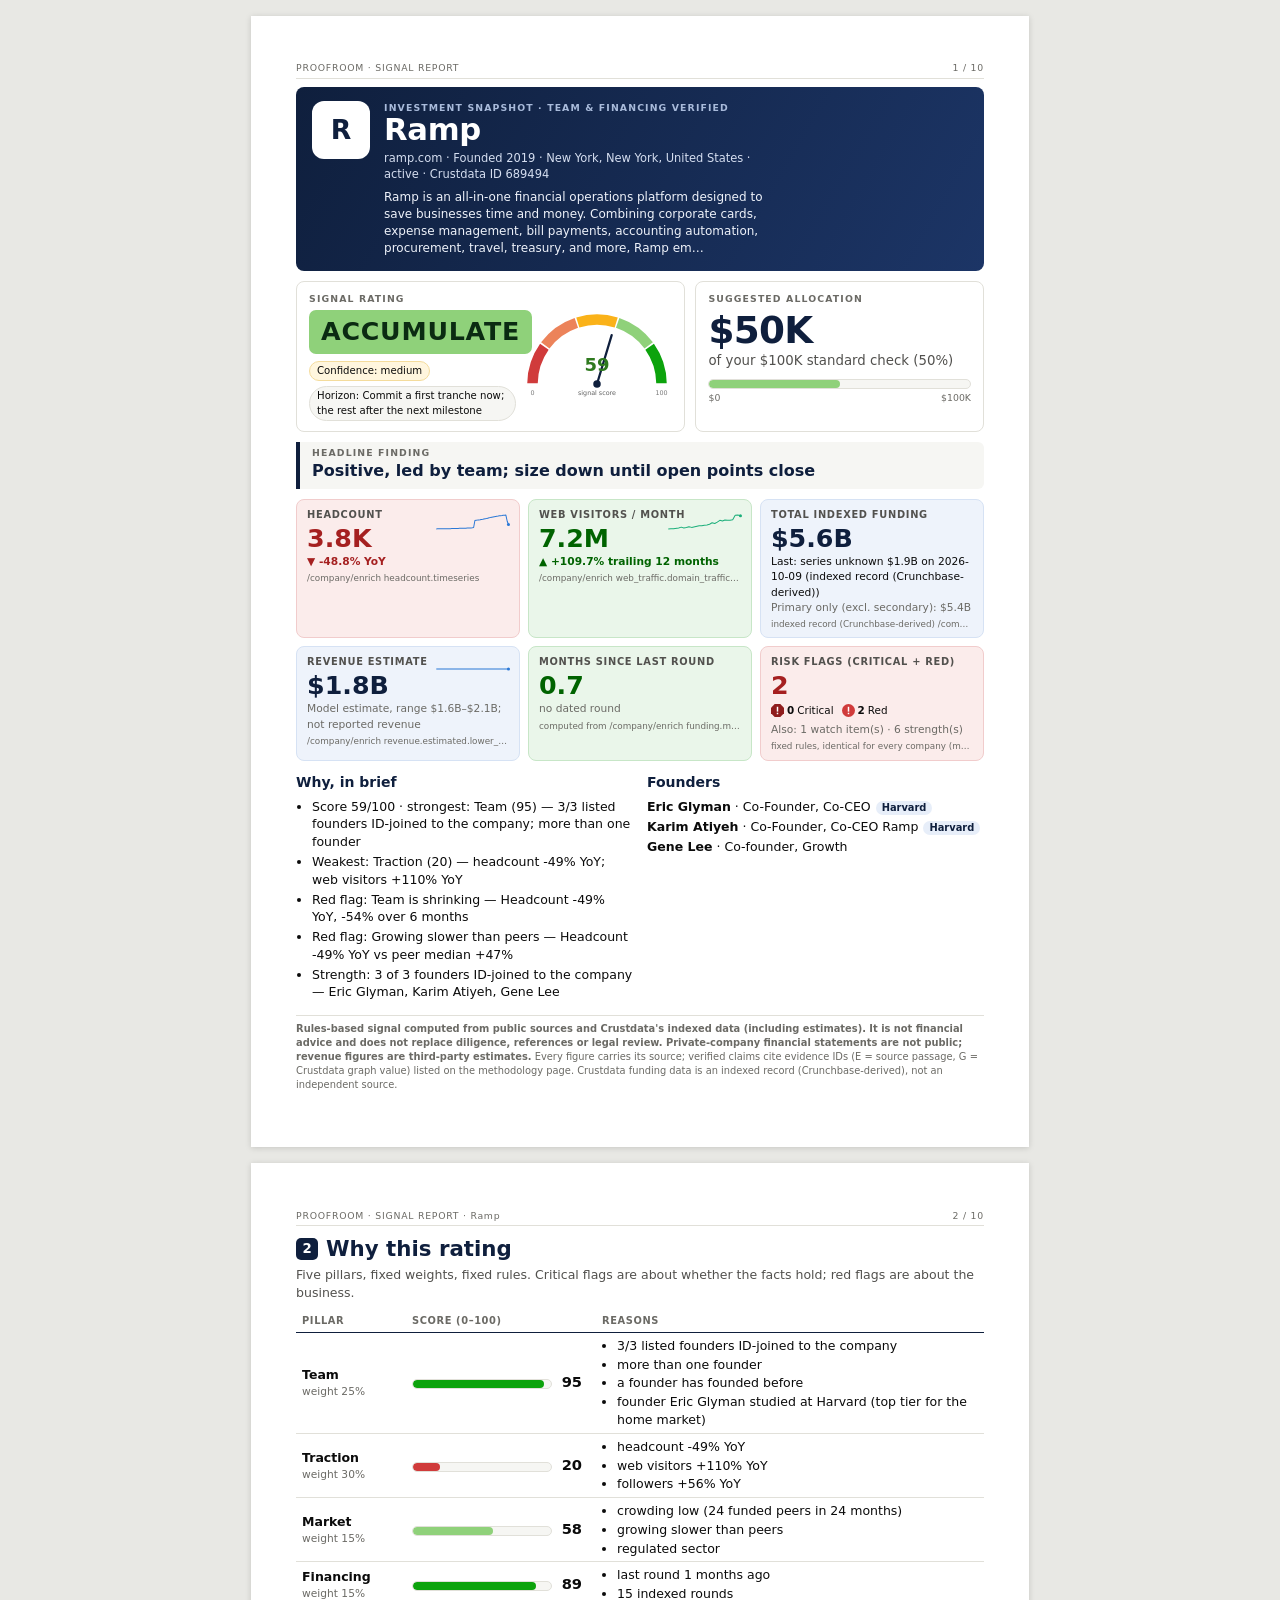
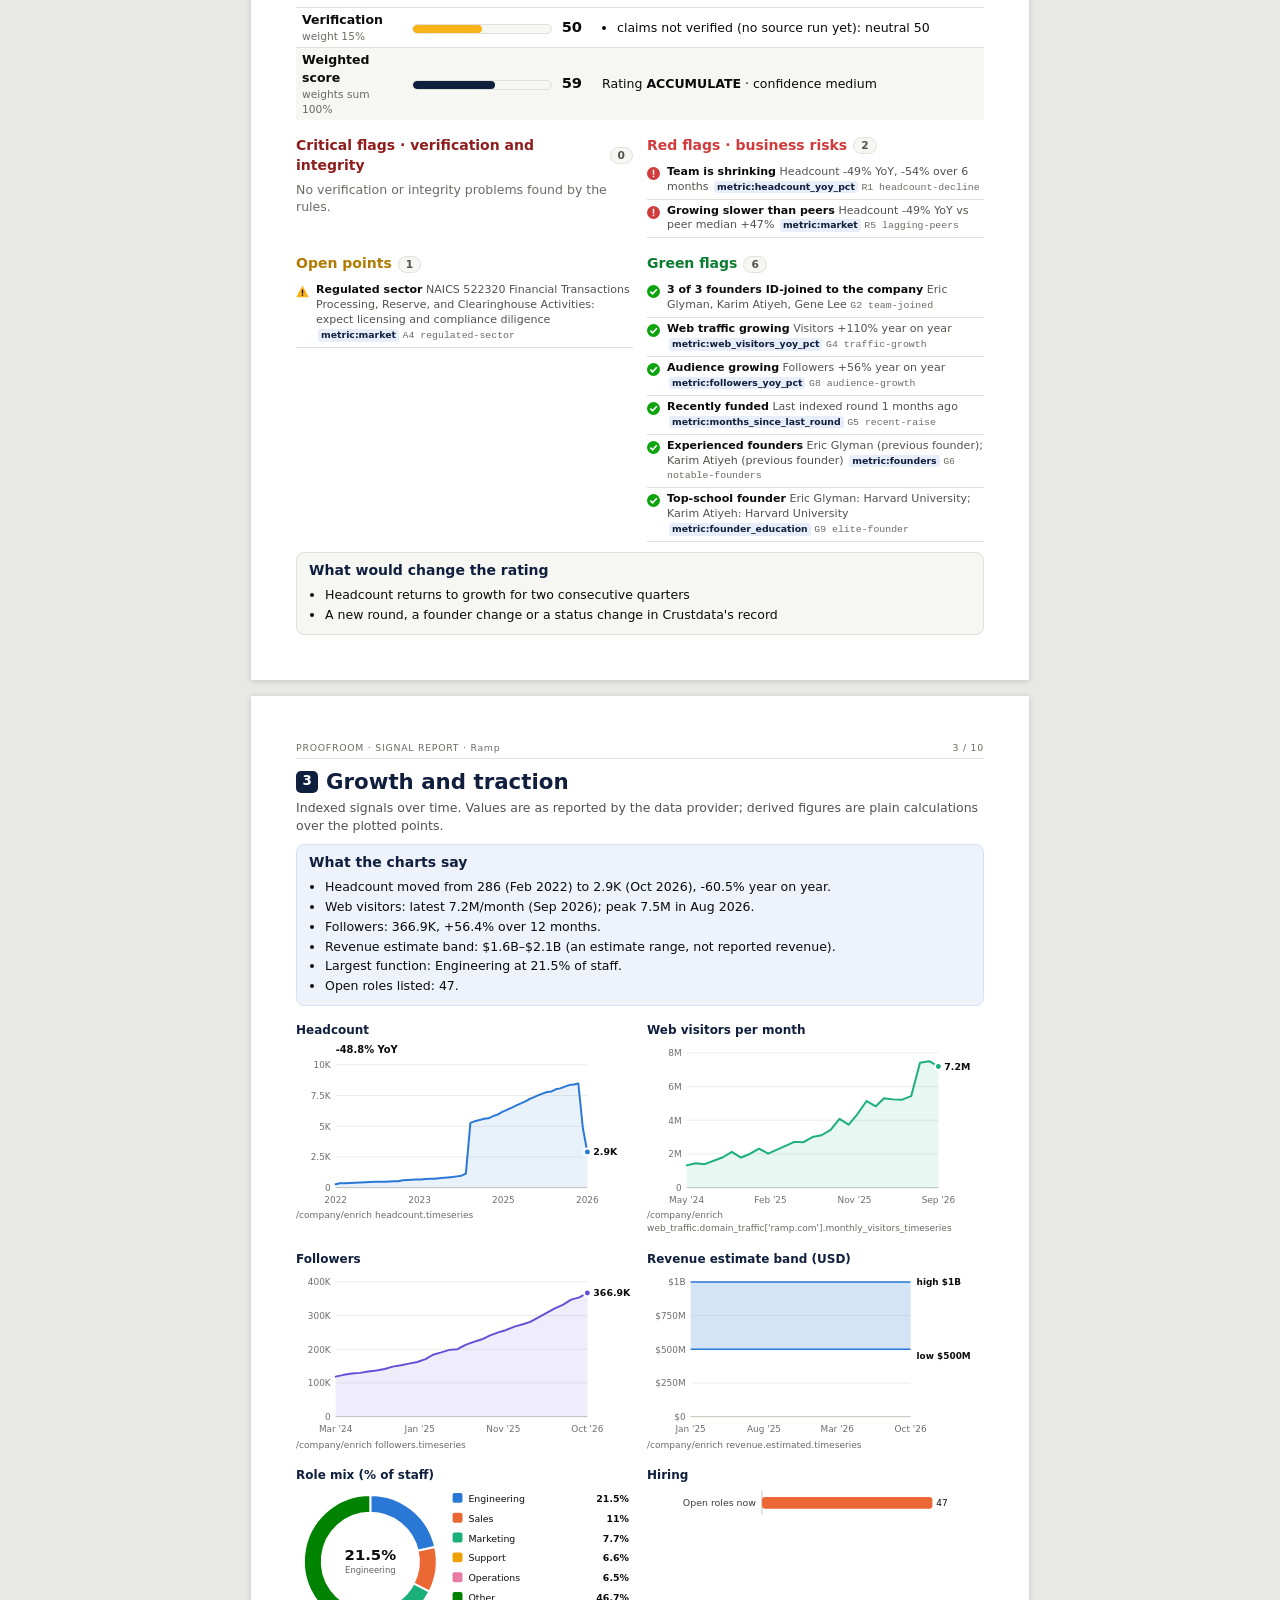
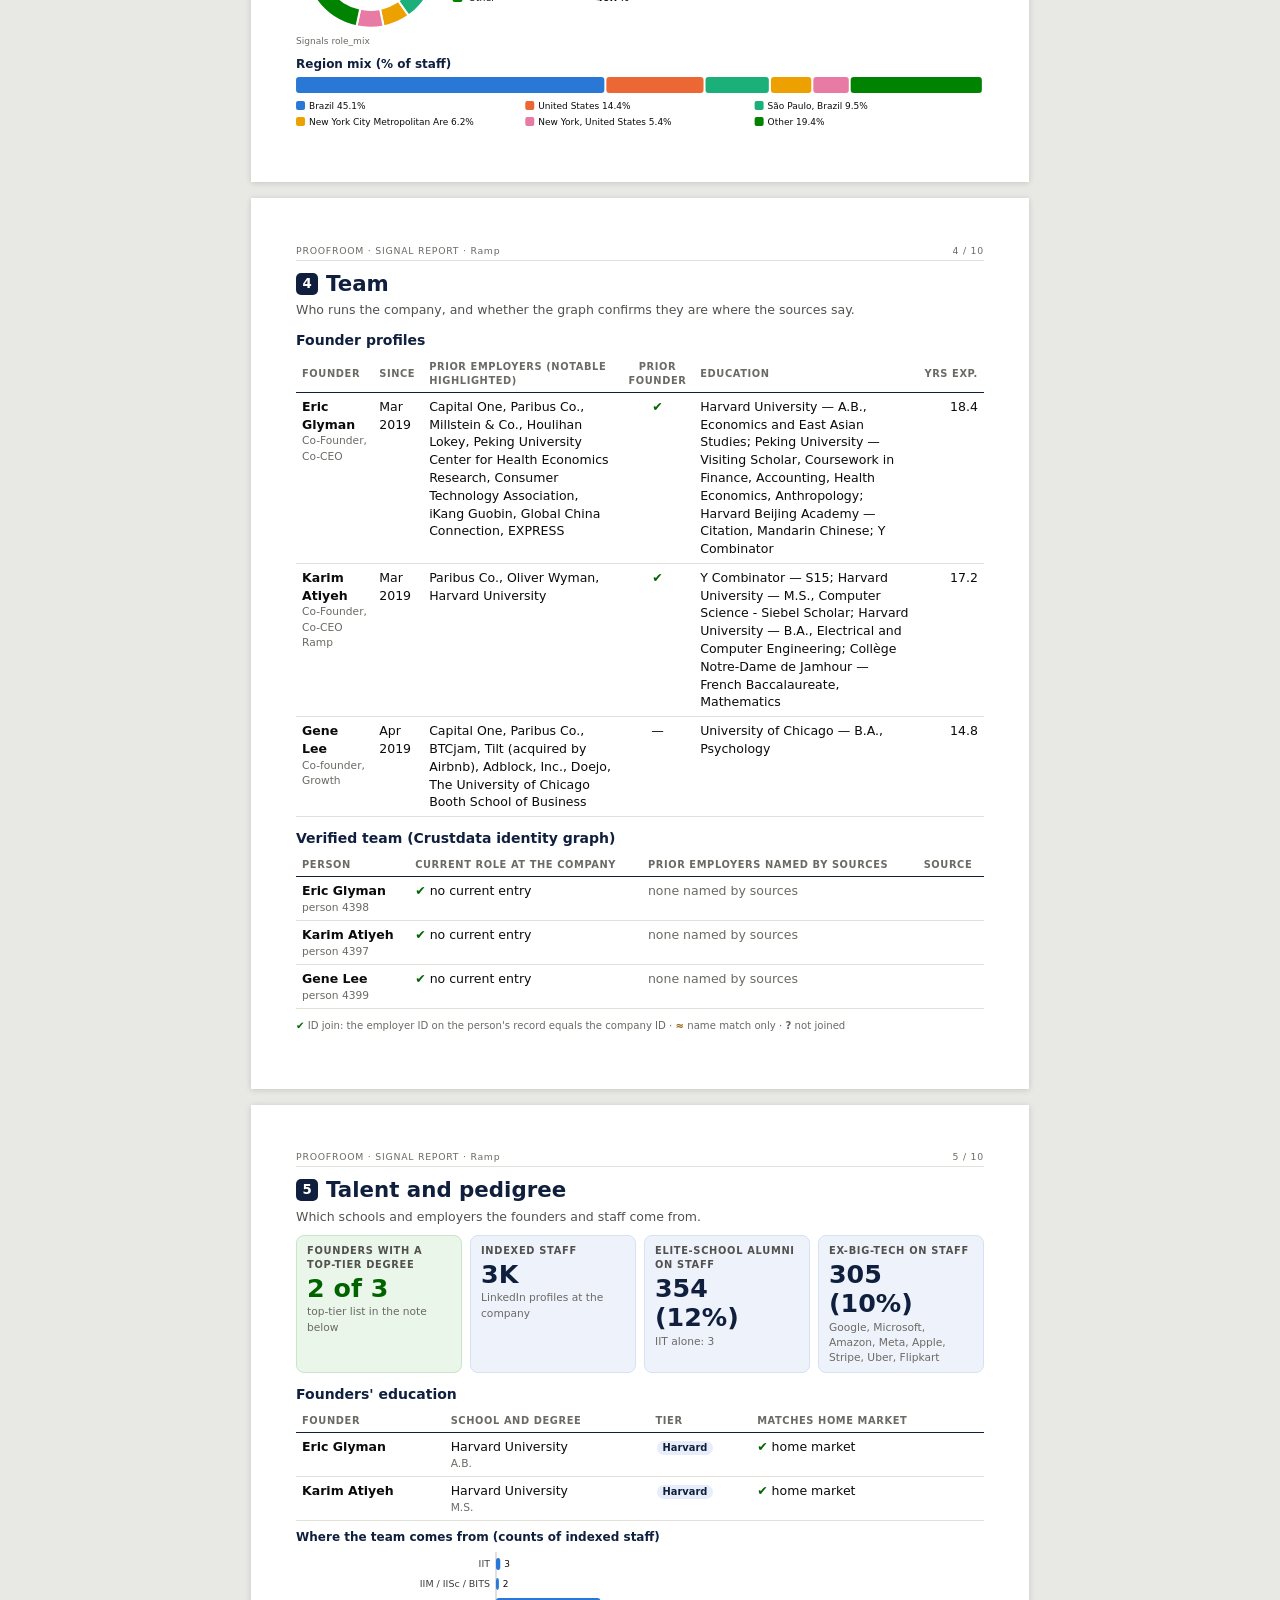
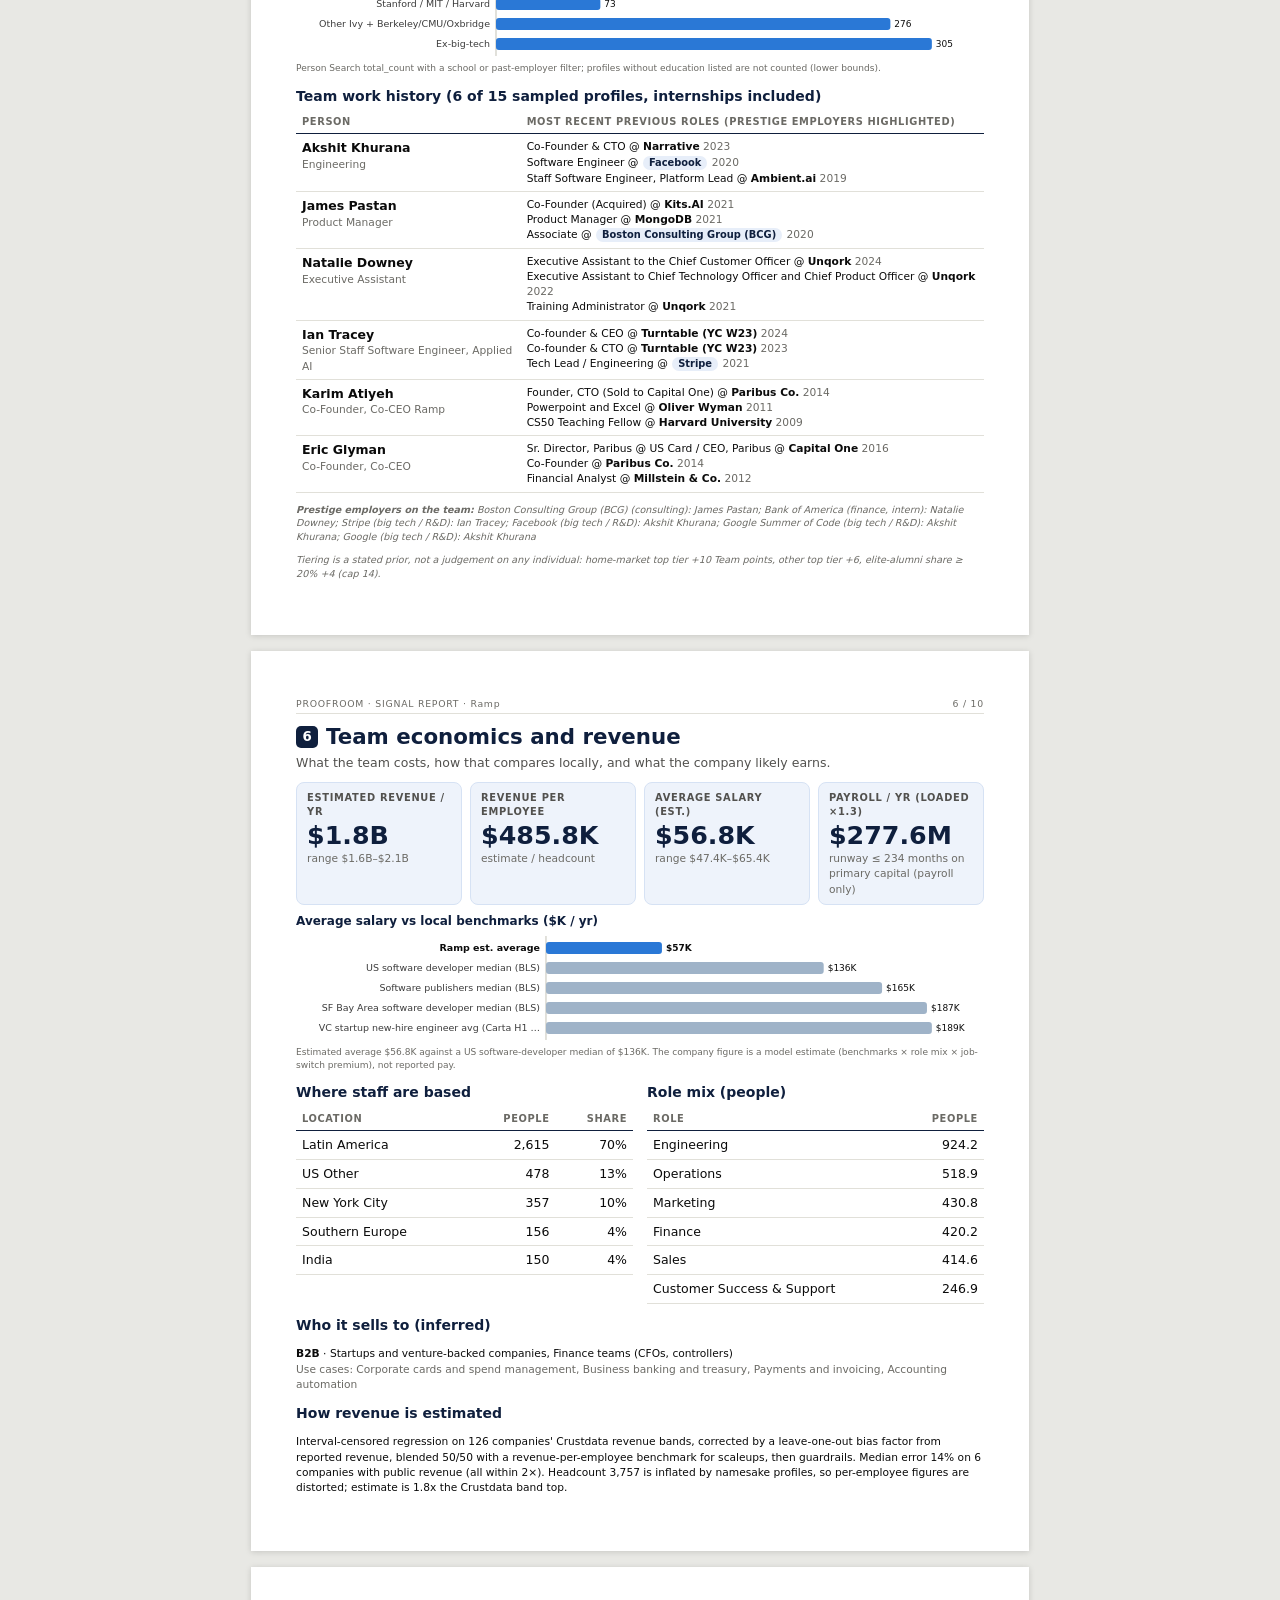
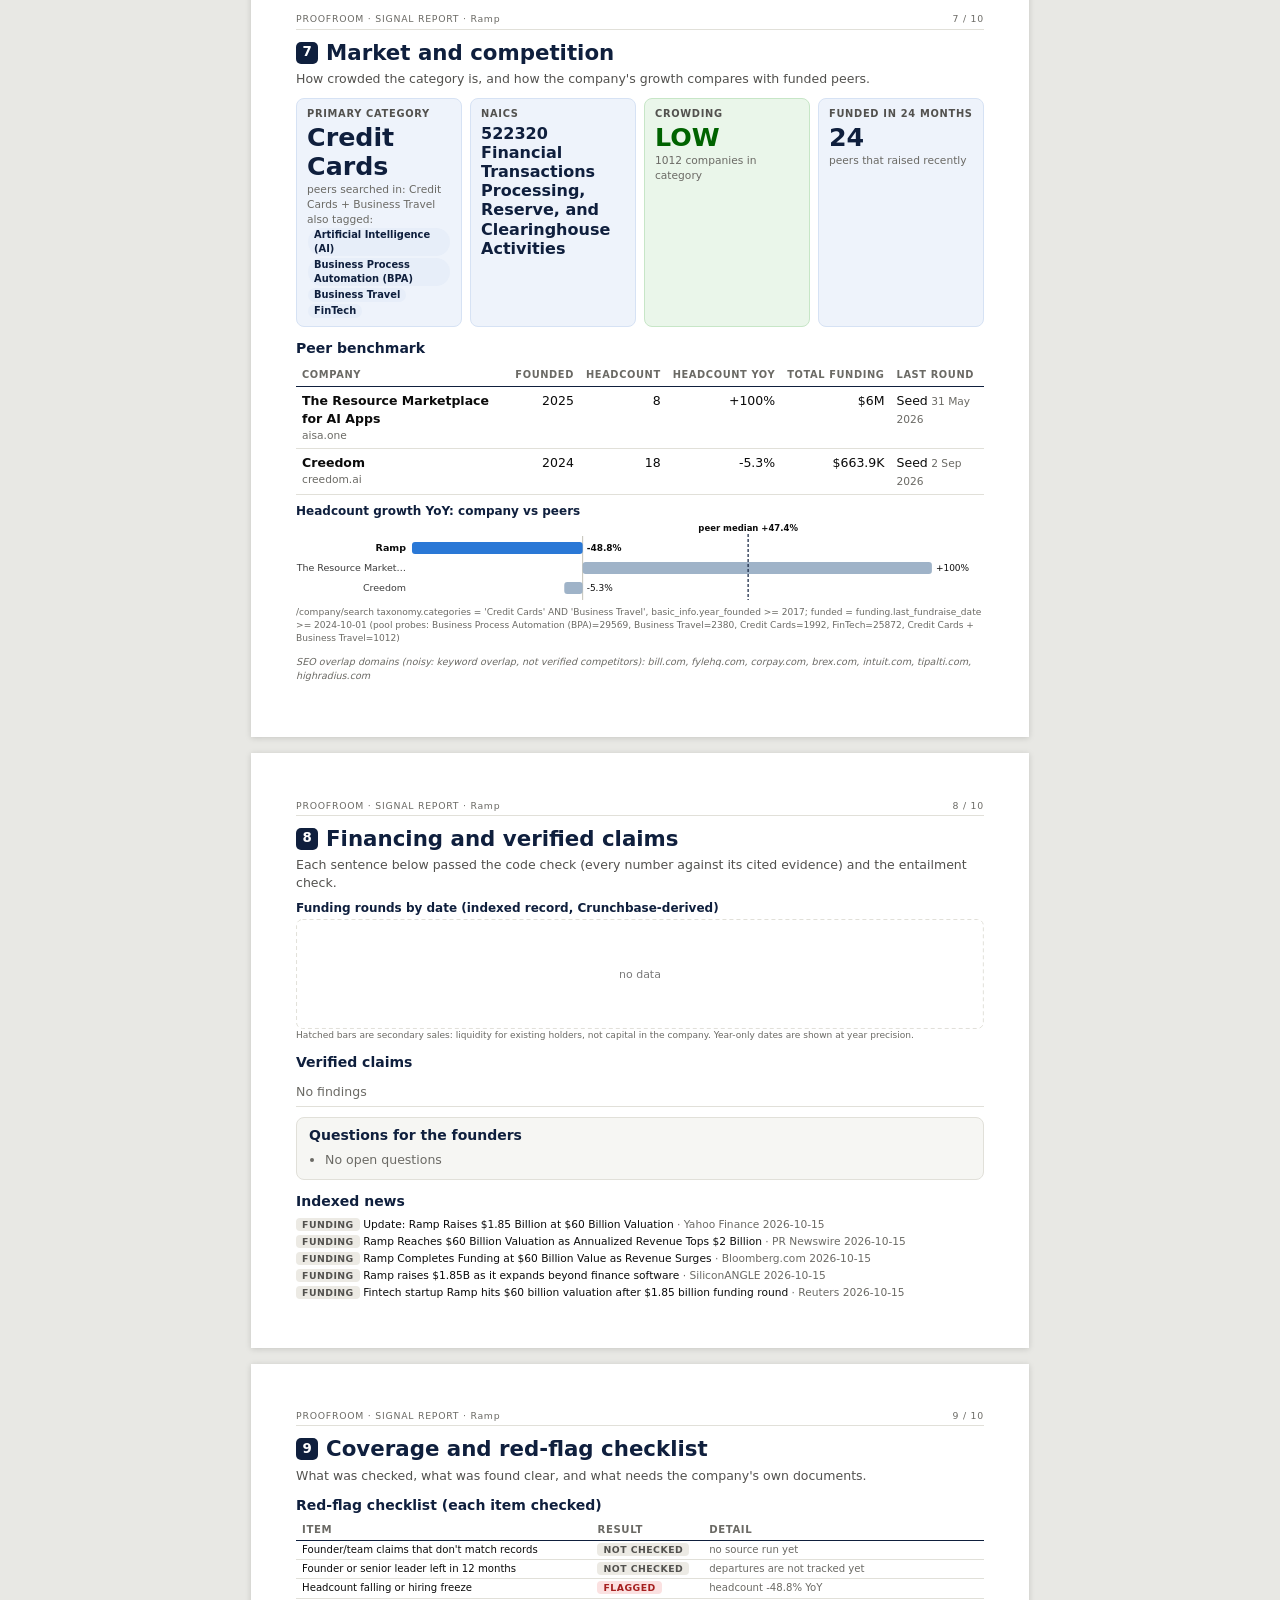
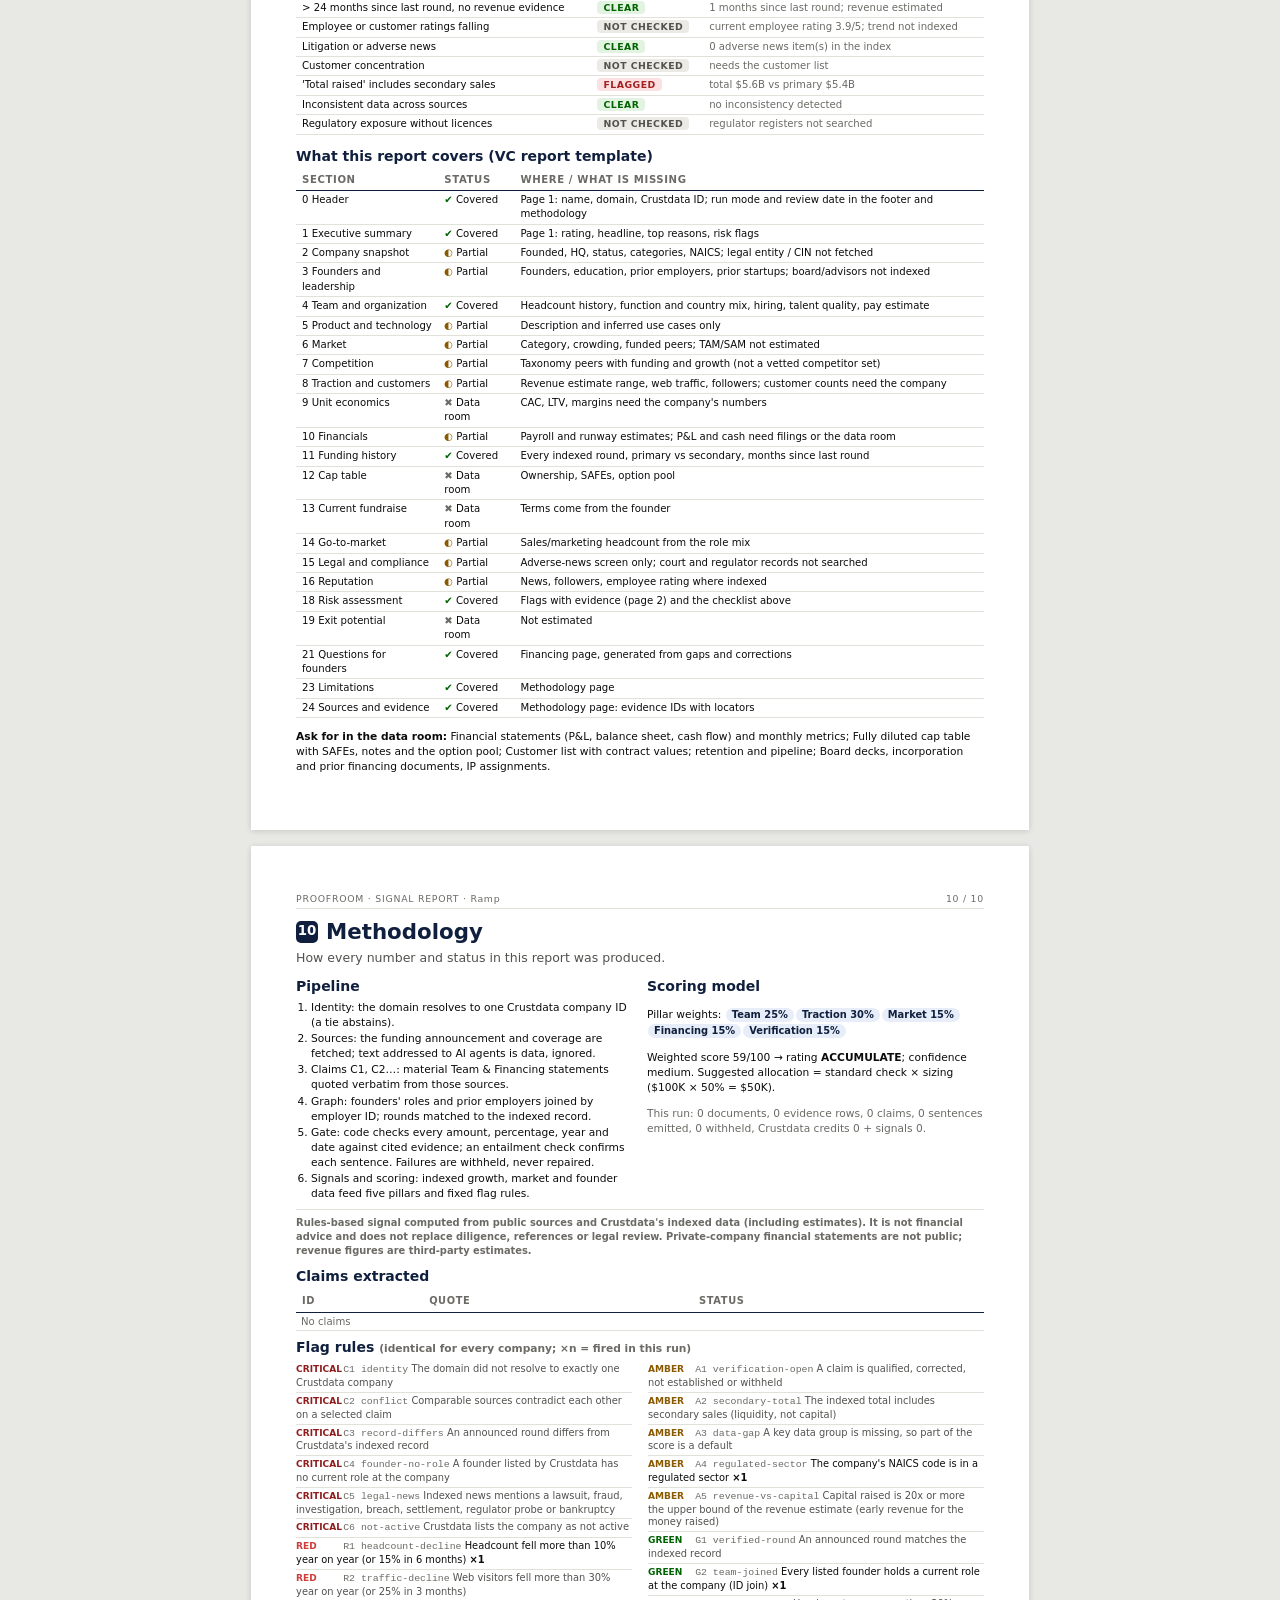
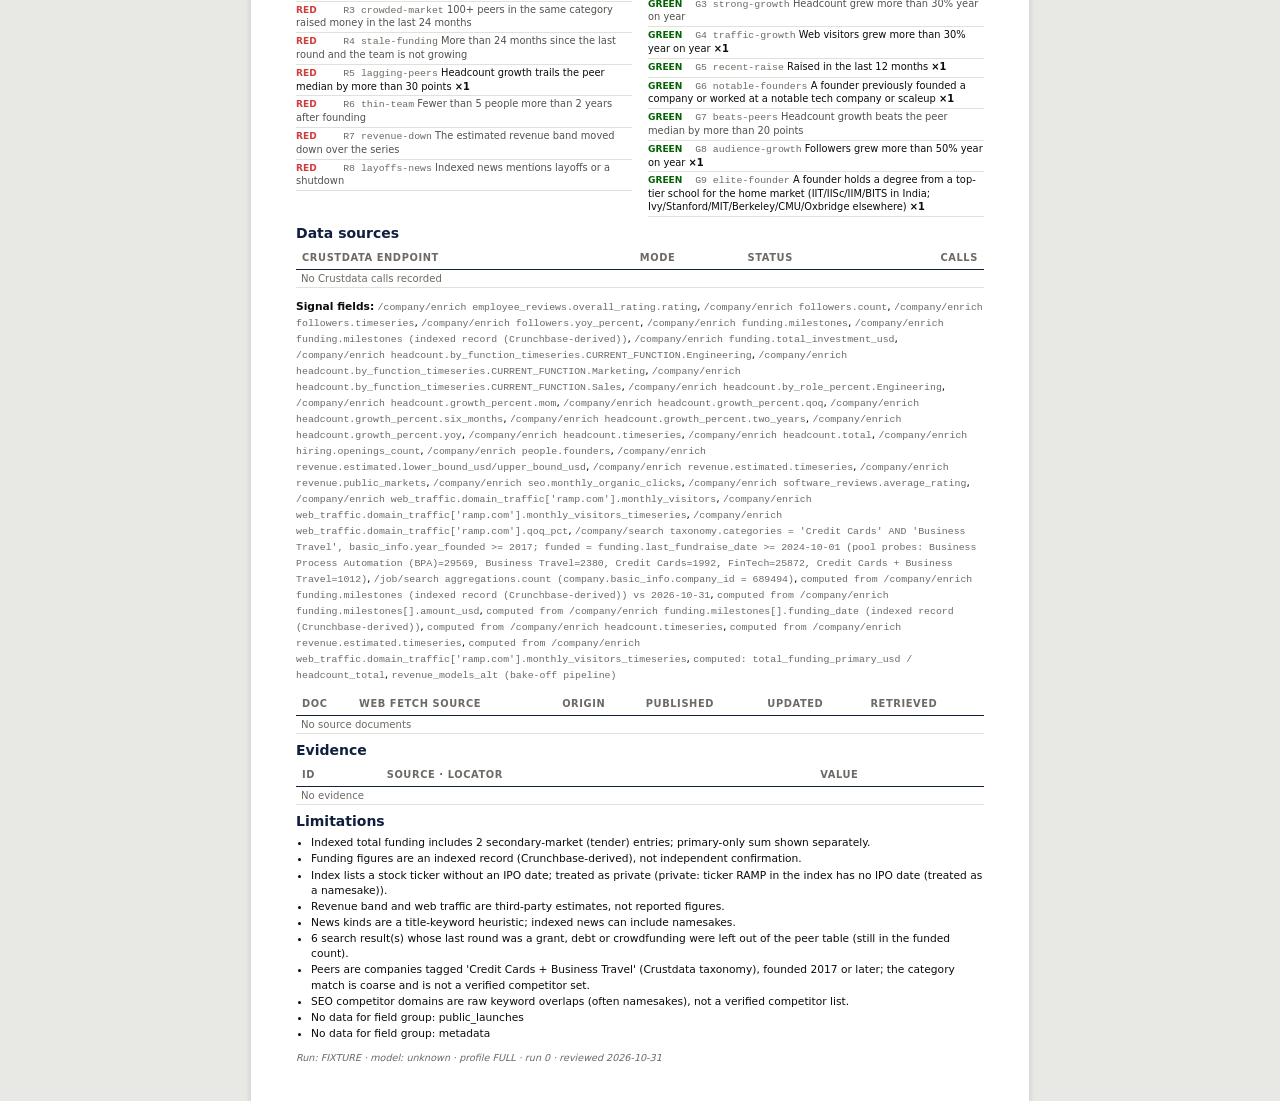
<file: docs/reports/trial/ramp.html>
<!doctype html><html lang="en"><head><meta charset="utf-8"><meta name="viewport" content="width=device-width, initial-scale=1"><meta name="proofroom-footer" content="Proofroom · Ramp · FIXTURE"><title>Ramp signal report</title><style>
@page { size: A4; margin: 14mm; }
* { box-sizing: border-box; }
:root { --navy:#0f1f3d; --navy2:#1c3566; --ink:#0b0b0b; --ink2:#52514e; --muted:#6b6a65; --line:#e1e0d9;
  --axis:#c3c2b7; --plane:#f6f6f3; --blue:#2a78d6; --good:#0ca30c; --goodtext:#006300; --warn:#fab219;
  --warntext:#8a5a00; --crit:#d03b3b; --critdark:#8f1d1d; color-scheme: light; }
html { -webkit-print-color-adjust: exact; print-color-adjust: exact; }
body { margin:0; background:#e8e8e4; color:var(--ink);
  font: 9.4pt/1.42 Inter, system-ui, -apple-system, "Segoe UI", Roboto, "Helvetica Neue", Arial, sans-serif; }
.page { width:182mm; margin:16px auto; background:#fff; padding:0; position:relative; }
@media screen { .page { padding:12mm; width:calc(182mm + 24mm); box-shadow:0 1px 6px rgba(0,0,0,.15); } }
@media print { body { background:#fff; } .page { margin:0; box-shadow:none; } .page + .page { break-before: page; } }
.strip { display:flex; justify-content:space-between; font-size:7pt; letter-spacing:.08em; color:var(--muted);
  border-bottom:1px solid var(--line); padding-bottom:3px; margin-bottom:8px; }
h1 { font-size:23pt; line-height:1.05; margin:0; letter-spacing:-.01em; }
h2.ph { font-size:16pt; margin:2px 0 2px; color:var(--navy); display:flex; align-items:center; gap:8px; }
.pn { display:inline-flex; width:22px; height:22px; border-radius:5px; background:var(--navy); color:#fff;
  font-size:10pt; align-items:center; justify-content:center; }
h3 { font-size:10.5pt; margin:12px 0 5px; color:var(--navy); }
.kicker { color:var(--ink2); margin:0 0 8px; }
.kick { font-size:7pt; text-transform:uppercase; letter-spacing:.12em; color:#a9bbdb; font-weight:600; }
.kick.dark { color:var(--muted); }
.muted { color:var(--muted); } .small { font-size:8pt; } .none { margin:2px 0 6px; }
.num { text-align:right; font-variant-numeric: tabular-nums; white-space:nowrap; } .c { text-align:center; }
code { font-family:"JetBrains Mono", ui-monospace, Menlo, Consolas, monospace; font-size:7.4pt; color:var(--muted); }
.band { background:linear-gradient(120deg, var(--navy) 0%, var(--navy2) 100%); color:#fff; border-radius:8px;
  padding:14px 16px; display:grid; grid-template-columns:58px 1fr 172px; gap:14px; align-items:start; }
.logo { width:58px; height:58px; border-radius:12px; background:#fff; object-fit:contain; }
.logo.initials { display:flex; align-items:center; justify-content:center; font-weight:800; font-size:20pt;
  color:var(--navy); }
.facts { color:#d5def0; margin-top:4px; font-size:8.6pt; }
.desc { margin:6px 0 0; color:#eef2fa; font-size:9pt; }
.band-side .labs { display:flex; flex-wrap:wrap; gap:4px; margin-top:5px; }
.lab { font-size:7pt; padding:2px 6px; border-radius:4px; background:rgba(255,255,255,.12); color:#e6ecf7;
  border:1px solid rgba(255,255,255,.18); }
.lab-mode { background:#fff; color:var(--navy); font-weight:800; }
.lab-sample { background:var(--crit); border-color:var(--crit); color:#fff; font-weight:800; }
.sample-banner { margin:8px 0 0; padding:6px 10px; border:1.5px dashed var(--crit); border-radius:6px;
  color:var(--critdark); background:#fdf1f1; font-size:8pt; }
.hero { display:grid; grid-template-columns:minmax(0, 1.35fr) minmax(0, 1fr); gap:10px; margin-top:10px; }
.card { border:1px solid var(--line); border-radius:8px; padding:10px 12px; background:#fff; }
.rating { display:grid; grid-template-columns:minmax(0, 1fr) 150px; align-items:center; gap:6px; }
.badge { display:inline-block; font-size:19pt; font-weight:900; letter-spacing:.03em; padding:4px 12px;
  border-radius:7px; margin:5px 0 7px; }
.chips { display:flex; gap:5px; flex-wrap:wrap; }
.chip { font-size:7.6pt; padding:2px 7px; border-radius:999px; background:var(--plane); border:1px solid var(--line); }
.conf-high { background:#e6f5e6; border-color:#b7e0b7; } .conf-low { background:#fdecec; border-color:#f3c4c4; }
.conf-medium { background:#fff6de; border-color:#f4dc9c; }
.alloc .big { font-size:28pt; font-weight:900; color:var(--navy); letter-spacing:-.02em; line-height:1.05; }
.alloc-line { margin:6px 0 8px; } .alloc .of { display:block; font-size:10pt; color:var(--ink2); margin-top:2px; }
.meter { height:10px; border-radius:6px; background:var(--plane); border:1px solid var(--line); overflow:hidden; }
.meter-fill { height:100%; border-radius:6px; }
.meter-ax { display:flex; justify-content:space-between; font-size:7pt; color:var(--muted); margin-top:2px; }
.headline { margin-top:10px; border-left:4px solid var(--navy); padding:4px 12px; background:var(--plane); border-radius:0 6px 6px 0; }
.headline p { margin:2px 0 3px; font-size:12pt; font-weight:700; line-height:1.3; color:var(--navy); }
.tiles { display:grid; grid-template-columns:repeat(3, minmax(0, 1fr)); gap:8px; margin-top:10px; }
.tiles.t4 { grid-template-columns:repeat(4, minmax(0, 1fr)); }
.tile, .two > *, .grid2 > *, .hero > *, .band > * { min-width:0; }
.tile { border-radius:8px; padding:8px 10px 7px; position:relative; border:1px solid transparent; min-height:84px;
  break-inside:avoid; }
.t-neutral { background:#eef3fb; border-color:#d6e2f4; } .t-good { background:#eaf6ea; border-color:#c7e6c7; }
.t-bad { background:#fbeceb; border-color:#f1cccc; } .t-warn { background:#fff6df; border-color:#f3e0a8; }
.t-label { font-size:7.4pt; text-transform:uppercase; letter-spacing:.07em; color:var(--ink2); font-weight:600; }
.t-value { font-size:19pt; font-weight:800; line-height:1.15; color:var(--navy); margin-top:2px; }
.t-good .t-value { color:var(--goodtext); } .t-bad .t-value { color:#a52020; } .t-warn .t-value { color:var(--warntext); }
.t-sub { font-size:8pt; margin-top:1px; }
.t-src { font-size:6.6pt; color:var(--muted); margin-top:3px; overflow:hidden; text-overflow:ellipsis; white-space:nowrap; }
.spark { position:absolute; right:8px; top:10px; width:76px; height:24px; }
.delta { font-weight:700; } .delta.up { color:var(--goodtext); } .delta.down { color:#a52020; } .delta.flat { color:var(--muted); }
.fcs { display:flex; flex-wrap:wrap; gap:4px 8px; margin-top:3px; font-size:7.8pt; }
.fc { display:inline-flex; align-items:center; gap:3px; } .ico { flex:none; vertical-align:-2px; }
.two { display:grid; grid-template-columns:minmax(0, 1fr) minmax(0, 1fr); gap:14px; }
.bul { margin:0; padding-left:16px; } .bul li { margin:2px 0; }
.plain { list-style:none; margin:0; padding:0; } .plain li { margin:2px 0; }
.tight { margin:0; padding-left:15px; } .tight li { margin:1px 0; }
.disc { font-size:7.4pt; color:var(--muted); border-top:1px solid var(--line); padding-top:6px; margin-top:12px; }
table { border-collapse:collapse; width:100%; }
th { text-align:left; font-size:7.4pt; text-transform:uppercase; letter-spacing:.06em; color:var(--muted);
  font-weight:600; border-bottom:1.5px solid var(--navy); padding:4px 6px; }
td { padding:5px 6px; border-bottom:1px solid var(--line); vertical-align:top; }
tr { break-inside:avoid; }
table.small td { font-size:7.6pt; padding:2px 5px; line-height:1.3; }
td.nw { white-space:nowrap; }
.ev code { font-size:6.8pt; word-break:break-all; }
td.url { word-break:break-all; max-width:220px; }
.ev td.evsrc { width:42%; }
#p7 h3 { margin:7px 0 3px; } #p7 .disc { margin-top:6px; } #p7 .two h3 { margin-top:2px; }
.pillars td { vertical-align:middle; } .pillars .pname { width:110px; }
.pbar { width:190px; white-space:nowrap; } .pbar .bar { display:inline-block; width:140px; height:10px;
  background:var(--plane); border-radius:5px; overflow:hidden; vertical-align:middle; border:1px solid var(--line); }
.pbar .bar div { height:100%; border-radius:5px; }
.pscore { display:inline-block; width:30px; text-align:right; font-weight:800; font-variant-numeric:tabular-nums; font-size:11pt; }
.pillars tfoot td { border-top:1.5px solid var(--navy); border-bottom:none; background:var(--plane); }
.flags { margin-top:4px; }
.fl li { font-size:8.3pt; line-height:1.35; }
.pillars td { padding:3px 6px; }
.rules { columns:2; column-gap:16px; list-style:none; padding:0; margin:0; font-size:7.4pt; line-height:1.3; }
.rules li { break-inside:avoid; padding:2px 0; border-bottom:1px solid var(--line); color:var(--ink2); }
.rules li.fired { color:var(--ink); }
.lv { display:inline-block; width:44px; font-weight:700; font-size:6.8pt; text-transform:uppercase; }
.lv-critical { color:var(--critdark); } .lv-red { color:var(--crit); } .lv-amber { color:var(--warntext); } .lv-green { color:var(--goodtext); }
.t-text .t-value { font-size:12pt; line-height:1.2; margin:3px 0 2px; }
.flags h3 { display:flex; align-items:center; gap:6px; }
.count { font-size:8pt; background:var(--plane); border:1px solid var(--line); border-radius:999px; padding:0 7px; color:var(--ink2); }
.fl { list-style:none; padding:0; margin:0; } .fl li { display:flex; gap:7px; padding:4px 0; border-bottom:1px solid var(--line); }
.fl li .ico { margin-top:2px; }
.fl-critical .fl li { background:#fbf0f0; padding:5px 6px; border-radius:5px; border:1px solid #efcfcf; margin-bottom:3px; }
.detail { color:var(--ink2); }
.cites { white-space:nowrap; } .cite { display:inline-block; font-size:7pt; font-weight:700; color:var(--navy);
  background:#e7eef9; border-radius:3px; padding:0 3px; margin-left:2px; font-variant-numeric:tabular-nums; }
.callout { margin-top:10px; padding:8px 12px; border-radius:8px; background:var(--plane); border:1px solid var(--line); break-inside:avoid; }
.callout h3 { margin-top:0; }
table.data.compact td, table.data.compact th { padding-top:2px; padding-bottom:2px; font-size:7.6pt; }
.insights { background:#eef3fb; border-color:#d6e2f4; }
.grid2 { display:grid; grid-template-columns:minmax(0, 1fr) minmax(0, 1fr); gap:8px 14px; margin-top:8px; }
figure.cc { margin:8px 0 0; break-inside:avoid; }
figcaption { font-weight:700; font-size:9pt; color:var(--navy); margin-bottom:2px; }
.src { font-size:6.8pt; color:var(--muted); }
.chart { display:block; }
.pill { display:inline-block; font-size:7.4pt; padding:0 6px; border-radius:999px; background:#e7eef9; color:var(--navy);
  font-weight:600; margin:1px 1px; }
.mk { font-weight:800; } .mk.ok { color:var(--goodtext); } .mk.warn { color:var(--warntext); } .mk.muted { color:var(--muted); }
.legend { font-size:7.6pt; color:var(--muted); }
.foot-note { font-size:7.2pt; color:var(--muted); margin-top:10px; font-style:italic; }
.findings { list-style:none; margin:0; padding:0; } .findings li { padding:5px 0; border-bottom:1px solid var(--line); break-inside:avoid; }
.findings p { margin:2px 0; }
.fhead { display:flex; gap:6px; align-items:center; flex-wrap:wrap; }
.cid { font-weight:800; color:var(--navy); }
.st { font-size:7pt; font-weight:700; text-transform:uppercase; letter-spacing:.05em; padding:1px 6px; border-radius:4px; }
.st-ok { background:#e2f3e2; color:var(--goodtext); } .st-warn { background:#fff1cc; color:var(--warntext); }
.st-bad { background:#fbe1e1; color:#a52020; } .st-muted { background:#eceae4; color:var(--ink2); }
.fin { margin-top:4px; color:var(--ink2); }
.watermark { position:fixed; top:42%; left:-10%; right:-10%; text-align:center; transform:rotate(-28deg);
  font-size:86pt; font-weight:900; letter-spacing:.08em; color:rgba(208,59,59,.09); z-index:10; pointer-events:none; }
</style></head><body><section class="page" id="p1"><div class="strip"><span>PROOFROOM · SIGNAL REPORT</span><span>1 / 10</span></div>
<header class="band">
  <div class="logo initials">R</div>
  <div class="band-main"><div class="kick">Investment snapshot · Team &amp; Financing verified</div>
    <h1>Ramp</h1><div class="facts">ramp.com · Founded 2019 · New York, New York, United States · active · Crustdata ID 689494</div>
    <p class="desc">Ramp is an all-in-one financial operations platform designed to save businesses time and money. Combining corporate cards, expense management, bill payments, accounting automation, procurement, travel, treasury, and more, Ramp em…</p></div>
</header>

<div class="hero">
  <div class="card rating">
    <div class="r-left"><div class="kick dark">Signal rating</div>
      <div class="badge" style="background:#8fd17a;color:#0b2b12">ACCUMULATE</div>
      <div class="chips"><span class="chip conf-medium">Confidence: medium</span>
      <span class="chip">Horizon: Commit a first tranche now; the rest after the next milestone</span></div></div>
    <div class="r-gauge"><svg class="chart" viewBox="0 0 200 118" width="100%" role="img" aria-label="Signal meter: 59 of 100" xmlns="http://www.w3.org/2000/svg" font-family="Inter, system-ui, -apple-system, 'Segoe UI', Roboto, Arial, sans-serif" font-size="10" style="color:inherit"><title>Signal meter: 59 of 100</title><path d="M14.01,94.97 A86,86 0 0 1 29.82,46.29" fill="none" stroke="#d03b3b" stroke-width="14"/><path d="M31.04,44.62 A86,86 0 0 1 72.44,14.53" fill="none" stroke="#ec835a" stroke-width="14"/><path d="M74.41,13.90 A86,86 0 0 1 125.59,13.90" fill="none" stroke="#fab219" stroke-width="14"/><path d="M127.56,14.53 A86,86 0 0 1 168.96,44.62" fill="none" stroke="#8fd17a" stroke-width="14"/><path d="M170.18,46.29 A86,86 0 0 1 185.99,94.97" fill="none" stroke="#0ca30c" stroke-width="14"/><line x1="100.0" y1="96" x2="119.59" y2="30.88" stroke="#0f1f3d" stroke-width="3" stroke-linecap="round"/><circle cx="100.0" cy="96" r="5" fill="#0f1f3d"/><text x="14.0" y="110.0" text-anchor="middle" font-size="8.5" font-weight="400" fill="currentColor" fill-opacity="0.55">0</text><text x="186.0" y="110.0" text-anchor="middle" font-size="8.5" font-weight="400" fill="currentColor" fill-opacity="0.55">100</text><text x="100.0" y="78.0" text-anchor="middle" font-size="24" font-weight="800" fill="#2f7a1f" fill-opacity="1.0">59</text><text x="100.0" y="111.0" text-anchor="middle" font-size="8.5" font-weight="400" fill="currentColor" fill-opacity="0.65">signal score</text></svg></div>
  </div>
  <div class="card alloc"><div class="kick dark">Suggested allocation</div>
    <div class="alloc-line"><span class="big">$50K</span>
    <span class="of">of your $100K standard check (50%)</span></div>
    <div class="meter"><div class="meter-fill" style="width:50.0%;background:#8fd17a"></div></div>
    <div class="meter-ax"><span>$0</span><span>$100K</span></div>
  </div>
</div>
<div class="headline"><div class="kick dark">Headline finding</div><p>Positive, led by team; size down until open points close</p></div>
<div class="tiles"><div class="tile t-bad"><div class="t-label">Headcount</div><div class="t-value">3.8K</div><div class="t-sub"><span class="delta down">▼ -48.8% YoY</span></div><svg class="spark" viewBox="0 0 120 28" width="120" height="28" aria-hidden="true" xmlns="http://www.w3.org/2000/svg"><path d="M2.0,25.0 L3.9,24.8 L5.9,24.8 L20.3,24.5 L22.3,24.5 L24.4,24.5 L26.4,24.4 L28.3,24.4 L30.4,24.4 L32.4,24.2 L34.5,24.1 L36.5,24.1 L38.5,24.0 L40.6,24.0 L42.6,23.9 L44.7,23.8 L46.7,23.8 L48.8,23.7 L50.9,23.6 L52.8,23.5 L54.9,23.5 L56.9,23.3 L59.0,23.1 L61.0,22.7 L63.0,11.6 L65.1,11.2 L67.1,11.0 L69.2,10.7 L71.2,10.6 L73.3,10.1 L75.4,9.8 L77.2,9.3 L79.3,8.8 L81.3,8.4 L83.4,7.9 L85.4,7.4 L87.5,7.0 L89.6,6.4 L91.6,6.0 L93.6,5.6 L95.7,5.2 L97.7,4.9 L99.8,4.7 L101.7,4.2 L103.7,4.0 L105.8,3.7 L107.8,3.3 L109.8,3.2 L111.9,3.0 L114.0,12.8 L116.0,18.0" fill="none" stroke="#2a78d6" stroke-width="1.6" stroke-linejoin="round"/><circle cx="116.0" cy="18.0" r="2.4" fill="#2a78d6"/></svg><div class="t-src">/company/enrich headcount.timeseries</div></div><div class="tile t-good"><div class="t-label">Web visitors / month</div><div class="t-value">7.2M</div><div class="t-sub"><span class="delta up">▲ +109.7% trailing 12 months</span></div><svg class="spark" viewBox="0 0 120 28" width="120" height="28" aria-hidden="true" xmlns="http://www.w3.org/2000/svg"><path d="M2.0,25.0 L6.1,24.5 L10.2,24.7 L18.4,23.3 L22.4,22.1 L26.6,23.3 L30.6,22.6 L34.7,21.4 L38.9,22.5 L50.8,20.0 L54.9,20.1 L58.9,19.0 L63.1,18.6 L67.2,17.5 L71.2,15.2 L75.4,16.4 L79.4,14.2 L83.5,11.4 L87.7,12.5 L91.4,10.8 L95.6,11.1 L99.6,11.1 L103.7,10.4 L107.7,3.3 L111.9,3.0 L116.0,4.1" fill="none" stroke="#1baf7a" stroke-width="1.6" stroke-linejoin="round"/><circle cx="116.0" cy="4.1" r="2.4" fill="#1baf7a"/></svg><div class="t-src">/company/enrich web_traffic.domain_traffic[&#x27;ramp.com&#x27;].monthly_visitors_timeseries</div></div><div class="tile t-neutral"><div class="t-label">Total indexed funding</div><div class="t-value">$5.6B</div><div class="t-sub">Last: series unknown $1.9B on 2026-10-09 (indexed record (Crunchbase-derived))<br><span class="muted">Primary only (excl. secondary): $5.4B</span></div><div class="t-src">indexed record (Crunchbase-derived) /company/enrich funding.total_investment_usd</div></div><div class="tile t-neutral"><div class="t-label">Revenue estimate</div><div class="t-value">$1.8B</div><div class="t-sub"><span class="muted">Model estimate, range $1.6B–$2.1B; not reported revenue</span></div><svg class="spark" viewBox="0 0 120 28" width="120" height="28" aria-hidden="true" xmlns="http://www.w3.org/2000/svg"><path d="M2.0,14.0 L7.5,14.0 L12.5,14.0 L18.1,14.0 L23.4,14.0 L29.0,14.0 L34.3,14.0 L39.9,14.0 L45.4,14.0 L50.8,14.0 L56.3,14.0 L61.7,14.0 L67.2,14.0 L72.8,14.0 L77.8,14.0 L88.7,14.0 L94.2,14.0 L99.6,14.0 L105.1,14.0 L110.6,14.0 L116.0,14.0" fill="none" stroke="#2a78d6" stroke-width="1.6" stroke-linejoin="round"/><circle cx="116.0" cy="14.0" r="2.4" fill="#2a78d6"/></svg><div class="t-src">/company/enrich revenue.estimated.lower_bound_usd/upper_bound_usd</div></div><div class="tile t-good"><div class="t-label">Months since last round</div><div class="t-value">0.7</div><div class="t-sub"><span class="muted">no dated round</span></div><div class="t-src">computed from /company/enrich funding.milestones (indexed record (Crunchbase-derived)) vs 2026-10-31</div></div><div class="tile t-bad"><div class="t-label">Risk flags (critical + red)</div><div class="t-value">2</div><div class="fcs"><span class="fc fc-critical"><svg class="ico" viewBox="0 0 14 14" width="13" height="13" aria-hidden="true"><polygon points="4,0 10,0 14,4 14,10 10,14 4,14 0,10 0,4" fill="#8f1d1d"/><rect x="6.2" y="3" width="1.6" height="5.2" fill="#fff"/><rect x="6.2" y="9.4" width="1.6" height="1.6" fill="#fff"/></svg><b>0</b> Critical</span><span class="fc fc-red"><svg class="ico" viewBox="0 0 14 14" width="13" height="13" aria-hidden="true"><circle cx="7" cy="7" r="7" fill="#d03b3b"/><rect x="6.2" y="3" width="1.6" height="5.2" fill="#fff"/><rect x="6.2" y="9.4" width="1.6" height="1.6" fill="#fff"/></svg><b>2</b> Red</span><div class="muted small">Also: 1 watch item(s) · 6 strength(s)</div></div><div class="t-src">fixed rules, identical for every company (methodology page)</div></div></div>
<div class="two">
  <div><h3>Why, in brief</h3><ul class="bul"><li>Score 59/100 · strongest: Team (95) — 3/3 listed founders ID-joined to the company; more than one founder</li><li>Weakest: Traction (20) — headcount -49% YoY; web visitors +110% YoY</li><li>Red flag: Team is shrinking — Headcount -49% YoY, -54% over 6 months</li><li>Red flag: Growing slower than peers — Headcount -49% YoY vs peer median +47%</li><li>Strength: 3 of 3 founders ID-joined to the company — Eric Glyman, Karim Atiyeh, Gene Lee</li></ul></div>
  <div><h3>Founders</h3><ul class="plain"><li><b>Eric Glyman</b> · Co-Founder, Co-CEO <span class="pill">Harvard</span></li><li><b>Karim Atiyeh</b> · Co-Founder, Co-CEO Ramp <span class="pill">Harvard</span></li><li><b>Gene Lee</b> · Co-founder, Growth</li></ul></div>
</div>
<p class="disc"><b>Rules-based signal computed from public sources and Crustdata&#x27;s indexed data (including estimates). It is not financial advice and does not replace diligence, references or legal review. Private-company financial statements are not public; revenue figures are third-party estimates.</b> Every figure carries its source; verified claims cite
evidence IDs (E = source passage, G = Crustdata graph value) listed on the methodology page. Crustdata funding data is an
indexed record (Crunchbase-derived), not an independent source.</p></section><section class="page" id="p2"><div class="strip"><span>PROOFROOM · SIGNAL REPORT · Ramp</span><span>2 / 10</span></div><h2 class="ph"><span class="pn">2</span>Why this rating</h2><p class="kicker">Five pillars, fixed weights, fixed rules. Critical flags are about whether the facts hold; red flags are about the business.</p><table class="pillars"><thead><tr><th>Pillar</th><th>Score (0–100)</th><th>Reasons</th></tr></thead><tbody><tr><td class="pname"><b>Team</b><div class="muted small">weight 25%</div></td><td class="pbar"><div class="bar"><div style="width:95.0%;background:#0ca30c"></div></div><span class="pscore">95</span></td><td><ul class="tight"><li>3/3 listed founders ID-joined to the company</li><li>more than one founder</li><li>a founder has founded before</li><li>founder Eric Glyman studied at Harvard (top tier for the home market)</li></ul></td></tr><tr><td class="pname"><b>Traction</b><div class="muted small">weight 30%</div></td><td class="pbar"><div class="bar"><div style="width:19.8%;background:#d03b3b"></div></div><span class="pscore">20</span></td><td><ul class="tight"><li>headcount -49% YoY</li><li>web visitors +110% YoY</li><li>followers +56% YoY</li></ul></td></tr><tr><td class="pname"><b>Market</b><div class="muted small">weight 15%</div></td><td class="pbar"><div class="bar"><div style="width:58.0%;background:#8fd17a"></div></div><span class="pscore">58</span></td><td><ul class="tight"><li>crowding low (24 funded peers in 24 months)</li><li>growing slower than peers</li><li>regulated sector</li></ul></td></tr><tr><td class="pname"><b>Financing</b><div class="muted small">weight 15%</div></td><td class="pbar"><div class="bar"><div style="width:89.2%;background:#0ca30c"></div></div><span class="pscore">89</span></td><td><ul class="tight"><li>last round 1 months ago</li><li>15 indexed rounds</li></ul></td></tr><tr><td class="pname"><b>Verification</b><div class="muted small">weight 15%</div></td><td class="pbar"><div class="bar"><div style="width:50.0%;background:#fab219"></div></div><span class="pscore">50</span></td><td><ul class="tight"><li>claims not verified (no source run yet): neutral 50</li></ul></td></tr></tbody><tfoot><tr><td><b>Weighted score</b><div class="muted small">weights sum 100%</div></td><td class="pbar"><div class="bar"><div style="width:59.3%;background:#0f1f3d"></div></div><span class="pscore">59</span></td><td>Rating <b>ACCUMULATE</b> · confidence medium</td></tr></tfoot></table><div class="two"><div class="flags fl-critical"><h3 style="color:#8f1d1d">Critical flags · verification and integrity <span class="count">0</span></h3><p class="muted none">No verification or integrity problems found by the rules.</p></div><div class="flags fl-red"><h3 style="color:#d03b3b">Red flags · business risks <span class="count">2</span></h3><ul class="fl"><li><svg class="ico" viewBox="0 0 14 14" width="13" height="13" aria-hidden="true"><circle cx="7" cy="7" r="7" fill="#d03b3b"/><rect x="6.2" y="3" width="1.6" height="5.2" fill="#fff"/><rect x="6.2" y="9.4" width="1.6" height="1.6" fill="#fff"/></svg><div><b>Team is shrinking</b> <span class="detail">Headcount -49% YoY, -54% over 6 months</span> <span class="cites"><span class="cite">metric:headcount_yoy_pct</span></span> <code>R1 headcount-decline</code></div></li><li><svg class="ico" viewBox="0 0 14 14" width="13" height="13" aria-hidden="true"><circle cx="7" cy="7" r="7" fill="#d03b3b"/><rect x="6.2" y="3" width="1.6" height="5.2" fill="#fff"/><rect x="6.2" y="9.4" width="1.6" height="1.6" fill="#fff"/></svg><div><b>Growing slower than peers</b> <span class="detail">Headcount -49% YoY vs peer median +47%</span> <span class="cites"><span class="cite">metric:market</span></span> <code>R5 lagging-peers</code></div></li></ul></div></div><div class="two"><div class="flags fl-amber"><h3 style="color:#b27a00">Open points <span class="count">1</span></h3><ul class="fl"><li><svg class="ico" viewBox="0 0 14 14" width="13" height="13" aria-hidden="true"><polygon points="7,0.5 13.8,13.3 0.2,13.3" fill="#fab219"/><rect x="6.3" y="5" width="1.4" height="4.4" fill="#0b0b0b"/><rect x="6.3" y="10.3" width="1.4" height="1.4" fill="#0b0b0b"/></svg><div><b>Regulated sector</b> <span class="detail">NAICS 522320 Financial Transactions Processing, Reserve, and Clearinghouse Activities: expect licensing and compliance diligence</span> <span class="cites"><span class="cite">metric:market</span></span> <code>A4 regulated-sector</code></div></li></ul></div><div class="flags fl-green"><h3 style="color:#0a7d32">Green flags <span class="count">6</span></h3><ul class="fl"><li><svg class="ico" viewBox="0 0 14 14" width="13" height="13" aria-hidden="true"><circle cx="7" cy="7" r="7" fill="#0ca30c"/><path d="M3.6,7.2 L6,9.6 L10.6,4.6" fill="none" stroke="#fff" stroke-width="1.8"/></svg><div><b>3 of 3 founders ID-joined to the company</b> <span class="detail">Eric Glyman, Karim Atiyeh, Gene Lee</span>  <code>G2 team-joined</code></div></li><li><svg class="ico" viewBox="0 0 14 14" width="13" height="13" aria-hidden="true"><circle cx="7" cy="7" r="7" fill="#0ca30c"/><path d="M3.6,7.2 L6,9.6 L10.6,4.6" fill="none" stroke="#fff" stroke-width="1.8"/></svg><div><b>Web traffic growing</b> <span class="detail">Visitors +110% year on year</span> <span class="cites"><span class="cite">metric:web_visitors_yoy_pct</span></span> <code>G4 traffic-growth</code></div></li><li><svg class="ico" viewBox="0 0 14 14" width="13" height="13" aria-hidden="true"><circle cx="7" cy="7" r="7" fill="#0ca30c"/><path d="M3.6,7.2 L6,9.6 L10.6,4.6" fill="none" stroke="#fff" stroke-width="1.8"/></svg><div><b>Audience growing</b> <span class="detail">Followers +56% year on year</span> <span class="cites"><span class="cite">metric:followers_yoy_pct</span></span> <code>G8 audience-growth</code></div></li><li><svg class="ico" viewBox="0 0 14 14" width="13" height="13" aria-hidden="true"><circle cx="7" cy="7" r="7" fill="#0ca30c"/><path d="M3.6,7.2 L6,9.6 L10.6,4.6" fill="none" stroke="#fff" stroke-width="1.8"/></svg><div><b>Recently funded</b> <span class="detail">Last indexed round 1 months ago</span> <span class="cites"><span class="cite">metric:months_since_last_round</span></span> <code>G5 recent-raise</code></div></li><li><svg class="ico" viewBox="0 0 14 14" width="13" height="13" aria-hidden="true"><circle cx="7" cy="7" r="7" fill="#0ca30c"/><path d="M3.6,7.2 L6,9.6 L10.6,4.6" fill="none" stroke="#fff" stroke-width="1.8"/></svg><div><b>Experienced founders</b> <span class="detail">Eric Glyman (previous founder); Karim Atiyeh (previous founder)</span> <span class="cites"><span class="cite">metric:founders</span></span> <code>G6 notable-founders</code></div></li><li><svg class="ico" viewBox="0 0 14 14" width="13" height="13" aria-hidden="true"><circle cx="7" cy="7" r="7" fill="#0ca30c"/><path d="M3.6,7.2 L6,9.6 L10.6,4.6" fill="none" stroke="#fff" stroke-width="1.8"/></svg><div><b>Top-school founder</b> <span class="detail">Eric Glyman: Harvard University; Karim Atiyeh: Harvard University</span> <span class="cites"><span class="cite">metric:founder_education</span></span> <code>G9 elite-founder</code></div></li></ul></div></div><div class="callout"><h3>What would change the rating</h3><ul class="bul"><li>Headcount returns to growth for two consecutive quarters</li><li>A new round, a founder change or a status change in Crustdata&#x27;s record</li></ul></div></section><section class="page" id="p3"><div class="strip"><span>PROOFROOM · SIGNAL REPORT · Ramp</span><span>3 / 10</span></div><h2 class="ph"><span class="pn">3</span>Growth and traction</h2><p class="kicker">Indexed signals over time. Values are as reported by the data provider; derived figures are plain calculations over the plotted points.</p><div class="callout insights"><h3>What the charts say</h3><ul class="bul"><li>Headcount moved from 286 (Feb 2022) to 2.9K (Oct 2026), -60.5% year on year.</li><li>Web visitors: latest 7.2M/month (Sep 2026); peak 7.5M in Aug 2026.</li><li>Followers: 366.9K, +56.4% over 12 months.</li><li>Revenue estimate band: $1.6B–$2.1B (an estimate range, not reported revenue).</li><li>Largest function: Engineering at 21.5% of staff.</li><li>Open roles listed: 47.</li></ul></div><div class="grid2"><figure class="cc"><figcaption>Headcount</figcaption><svg class="chart" viewBox="0 0 340 170" width="100%" role="img" aria-label="Headcount" xmlns="http://www.w3.org/2000/svg" font-family="Inter, system-ui, -apple-system, 'Segoe UI', Roboto, Arial, sans-serif" font-size="10" style="color:inherit"><title>Headcount</title><line x1="40" x2="294" y1="148.0" y2="148.0" stroke="#c3c2b7" stroke-width="1"/><text x="35.0" y="151.5" text-anchor="end" font-size="9" font-weight="400" fill="currentColor" fill-opacity="0.6">0</text><line x1="40" x2="294" y1="117.0" y2="117.0" stroke="#e1e0d9" stroke-width="0.6"/><text x="35.0" y="120.5" text-anchor="end" font-size="9" font-weight="400" fill="currentColor" fill-opacity="0.6">2.5K</text><line x1="40" x2="294" y1="86.0" y2="86.0" stroke="#e1e0d9" stroke-width="0.6"/><text x="35.0" y="89.5" text-anchor="end" font-size="9" font-weight="400" fill="currentColor" fill-opacity="0.6">5K</text><line x1="40" x2="294" y1="55.0" y2="55.0" stroke="#e1e0d9" stroke-width="0.6"/><text x="35.0" y="58.5" text-anchor="end" font-size="9" font-weight="400" fill="currentColor" fill-opacity="0.6">7.5K</text><line x1="40" x2="294" y1="24.0" y2="24.0" stroke="#e1e0d9" stroke-width="0.6"/><text x="35.0" y="27.5" text-anchor="end" font-size="9" font-weight="400" fill="currentColor" fill-opacity="0.6">10K</text><text x="40.0" y="163.0" text-anchor="middle" font-size="9" font-weight="400" fill="currentColor" fill-opacity="0.6">2022</text><text x="124.7" y="163.0" text-anchor="middle" font-size="9" font-weight="400" fill="currentColor" fill-opacity="0.6">2023</text><text x="209.3" y="163.0" text-anchor="middle" font-size="9" font-weight="400" fill="currentColor" fill-opacity="0.6">2025</text><text x="294.0" y="163.0" text-anchor="middle" font-size="9" font-weight="400" fill="currentColor" fill-opacity="0.6">2026</text><text x="40.0" y="12.0" text-anchor="start" font-size="10" font-weight="600" fill="currentColor" fill-opacity="1.0">-48.8% YoY</text><path d="M40.0,144.5 L44.2,143.5 L48.8,143.5 L80.7,142.0 L85.2,142.1 L89.8,142.0 L94.4,141.8 L98.6,141.6 L103.2,141.6 L107.7,140.6 L112.3,140.3 L116.8,140.1 L121.4,139.8 L126.1,139.8 L130.5,139.2 L135.2,139.0 L139.6,139.0 L144.3,138.4 L148.9,138.1 L153.2,137.7 L157.8,137.3 L162.3,136.6 L166.9,135.9 L171.4,133.8 L176.0,82.6 L180.6,80.9 L185.1,79.8 L189.7,78.5 L194.2,78.0 L198.8,75.8 L203.5,74.2 L207.6,71.8 L212.3,69.7 L216.7,67.7 L221.4,65.5 L225.8,63.4 L230.5,61.5 L235.1,58.8 L239.6,56.9 L244.2,54.9 L248.7,53.1 L253.3,51.5 L257.9,50.9 L262.1,48.7 L266.7,47.8 L271.2,46.1 L275.8,44.5 L280.3,43.9 L284.9,42.9 L289.5,88.1 L294.0,112.0 L294.0,148.0 L40.0,148.0 Z" fill="#2a78d6" fill-opacity="0.10"/><path d="M40.0,144.5 L44.2,143.5 L48.8,143.5 L80.7,142.0 L85.2,142.1 L89.8,142.0 L94.4,141.8 L98.6,141.6 L103.2,141.6 L107.7,140.6 L112.3,140.3 L116.8,140.1 L121.4,139.8 L126.1,139.8 L130.5,139.2 L135.2,139.0 L139.6,139.0 L144.3,138.4 L148.9,138.1 L153.2,137.7 L157.8,137.3 L162.3,136.6 L166.9,135.9 L171.4,133.8 L176.0,82.6 L180.6,80.9 L185.1,79.8 L189.7,78.5 L194.2,78.0 L198.8,75.8 L203.5,74.2 L207.6,71.8 L212.3,69.7 L216.7,67.7 L221.4,65.5 L225.8,63.4 L230.5,61.5 L235.1,58.8 L239.6,56.9 L244.2,54.9 L248.7,53.1 L253.3,51.5 L257.9,50.9 L262.1,48.7 L266.7,47.8 L271.2,46.1 L275.8,44.5 L280.3,43.9 L284.9,42.9 L289.5,88.1 L294.0,112.0" fill="none" stroke="#2a78d6" stroke-width="2" stroke-linejoin="round" stroke-linecap="round"/><circle cx="294.0" cy="112.0" r="3.5" fill="#2a78d6" stroke="#fff" stroke-width="2"/><text x="300.0" y="115.5" text-anchor="start" font-size="9.5" font-weight="600" fill="currentColor" fill-opacity="1.0">2.9K</text></svg><div class="src">/company/enrich headcount.timeseries</div></figure><figure class="cc"><figcaption>Web visitors per month</figcaption><svg class="chart" viewBox="0 0 340 170" width="100%" role="img" aria-label="Web visitors" xmlns="http://www.w3.org/2000/svg" font-family="Inter, system-ui, -apple-system, 'Segoe UI', Roboto, Arial, sans-serif" font-size="10" style="color:inherit"><title>Web visitors</title><line x1="40" x2="294" y1="148.0" y2="148.0" stroke="#c3c2b7" stroke-width="1"/><text x="35.0" y="151.5" text-anchor="end" font-size="9" font-weight="400" fill="currentColor" fill-opacity="0.6">0</text><line x1="40" x2="294" y1="114.0" y2="114.0" stroke="#e1e0d9" stroke-width="0.6"/><text x="35.0" y="117.5" text-anchor="end" font-size="9" font-weight="400" fill="currentColor" fill-opacity="0.6">2M</text><line x1="40" x2="294" y1="80.0" y2="80.0" stroke="#e1e0d9" stroke-width="0.6"/><text x="35.0" y="83.5" text-anchor="end" font-size="9" font-weight="400" fill="currentColor" fill-opacity="0.6">4M</text><line x1="40" x2="294" y1="46.0" y2="46.0" stroke="#e1e0d9" stroke-width="0.6"/><text x="35.0" y="49.5" text-anchor="end" font-size="9" font-weight="400" fill="currentColor" fill-opacity="0.6">6M</text><line x1="40" x2="294" y1="12.0" y2="12.0" stroke="#e1e0d9" stroke-width="0.6"/><text x="35.0" y="15.5" text-anchor="end" font-size="9" font-weight="400" fill="currentColor" fill-opacity="0.6">8M</text><text x="40.0" y="163.0" text-anchor="middle" font-size="9" font-weight="400" fill="currentColor" fill-opacity="0.6">May &#x27;24</text><text x="124.6" y="163.0" text-anchor="middle" font-size="9" font-weight="400" fill="currentColor" fill-opacity="0.6">Feb &#x27;25</text><text x="209.4" y="163.0" text-anchor="middle" font-size="9" font-weight="400" fill="currentColor" fill-opacity="0.6">Nov &#x27;25</text><text x="294.0" y="163.0" text-anchor="middle" font-size="9" font-weight="400" fill="currentColor" fill-opacity="0.6">Sep &#x27;26</text><path d="M40.0,125.5 L49.2,123.4 L58.2,124.3 L76.6,117.3 L85.6,111.8 L94.8,117.6 L103.7,114.0 L113.0,108.5 L122.2,113.7 L148.7,101.8 L157.9,102.1 L166.9,96.9 L176.1,95.1 L185.3,89.7 L194.2,78.5 L203.5,84.4 L212.4,73.7 L221.6,60.6 L230.9,65.9 L239.2,57.8 L248.4,58.9 L257.4,59.2 L266.6,55.6 L275.5,22.0 L284.8,20.4 L294.0,25.8 L294.0,148.0 L40.0,148.0 Z" fill="#1baf7a" fill-opacity="0.10"/><path d="M40.0,125.5 L49.2,123.4 L58.2,124.3 L76.6,117.3 L85.6,111.8 L94.8,117.6 L103.7,114.0 L113.0,108.5 L122.2,113.7 L148.7,101.8 L157.9,102.1 L166.9,96.9 L176.1,95.1 L185.3,89.7 L194.2,78.5 L203.5,84.4 L212.4,73.7 L221.6,60.6 L230.9,65.9 L239.2,57.8 L248.4,58.9 L257.4,59.2 L266.6,55.6 L275.5,22.0 L284.8,20.4 L294.0,25.8" fill="none" stroke="#1baf7a" stroke-width="2" stroke-linejoin="round" stroke-linecap="round"/><circle cx="294.0" cy="25.8" r="3.5" fill="#1baf7a" stroke="#fff" stroke-width="2"/><text x="300.0" y="29.3" text-anchor="start" font-size="9.5" font-weight="600" fill="currentColor" fill-opacity="1.0">7.2M</text></svg><div class="src">/company/enrich web_traffic.domain_traffic[&#x27;ramp.com&#x27;].monthly_visitors_timeseries</div></figure><figure class="cc"><figcaption>Followers</figcaption><svg class="chart" viewBox="0 0 340 170" width="100%" role="img" aria-label="Followers" xmlns="http://www.w3.org/2000/svg" font-family="Inter, system-ui, -apple-system, 'Segoe UI', Roboto, Arial, sans-serif" font-size="10" style="color:inherit"><title>Followers</title><line x1="40" x2="294" y1="148.0" y2="148.0" stroke="#c3c2b7" stroke-width="1"/><text x="35.0" y="151.5" text-anchor="end" font-size="9" font-weight="400" fill="currentColor" fill-opacity="0.6">0</text><line x1="40" x2="294" y1="114.0" y2="114.0" stroke="#e1e0d9" stroke-width="0.6"/><text x="35.0" y="117.5" text-anchor="end" font-size="9" font-weight="400" fill="currentColor" fill-opacity="0.6">100K</text><line x1="40" x2="294" y1="80.0" y2="80.0" stroke="#e1e0d9" stroke-width="0.6"/><text x="35.0" y="83.5" text-anchor="end" font-size="9" font-weight="400" fill="currentColor" fill-opacity="0.6">200K</text><line x1="40" x2="294" y1="46.0" y2="46.0" stroke="#e1e0d9" stroke-width="0.6"/><text x="35.0" y="49.5" text-anchor="end" font-size="9" font-weight="400" fill="currentColor" fill-opacity="0.6">300K</text><line x1="40" x2="294" y1="12.0" y2="12.0" stroke="#e1e0d9" stroke-width="0.6"/><text x="35.0" y="15.5" text-anchor="end" font-size="9" font-weight="400" fill="currentColor" fill-opacity="0.6">400K</text><text x="40.0" y="163.0" text-anchor="middle" font-size="9" font-weight="400" fill="currentColor" fill-opacity="0.6">Mar &#x27;24</text><text x="124.8" y="163.0" text-anchor="middle" font-size="9" font-weight="400" fill="currentColor" fill-opacity="0.6">Jan &#x27;25</text><text x="209.2" y="163.0" text-anchor="middle" font-size="9" font-weight="400" fill="currentColor" fill-opacity="0.6">Nov &#x27;25</text><text x="294.0" y="163.0" text-anchor="middle" font-size="9" font-weight="400" fill="currentColor" fill-opacity="0.6">Oct &#x27;26</text><path d="M40.0,107.6 L48.3,105.8 L56.4,104.5 L64.8,103.8 L72.8,102.5 L81.2,101.5 L89.5,99.9 L97.6,97.5 L105.9,96.2 L114.0,94.5 L122.3,92.8 L130.7,89.9 L138.2,85.5 L146.6,83.1 L154.6,80.6 L163.0,79.9 L171.0,75.5 L179.4,72.5 L187.7,69.9 L195.8,66.0 L204.1,62.9 L212.2,60.5 L220.5,57.1 L228.9,54.7 L236.4,52.3 L261.2,38.7 L269.2,35.1 L277.6,29.9 L285.9,27.6 L294.0,23.2 L294.0,148.0 L40.0,148.0 Z" fill="#6250d6" fill-opacity="0.10"/><path d="M40.0,107.6 L48.3,105.8 L56.4,104.5 L64.8,103.8 L72.8,102.5 L81.2,101.5 L89.5,99.9 L97.6,97.5 L105.9,96.2 L114.0,94.5 L122.3,92.8 L130.7,89.9 L138.2,85.5 L146.6,83.1 L154.6,80.6 L163.0,79.9 L171.0,75.5 L179.4,72.5 L187.7,69.9 L195.8,66.0 L204.1,62.9 L212.2,60.5 L220.5,57.1 L228.9,54.7 L236.4,52.3 L261.2,38.7 L269.2,35.1 L277.6,29.9 L285.9,27.6 L294.0,23.2" fill="none" stroke="#6250d6" stroke-width="2" stroke-linejoin="round" stroke-linecap="round"/><circle cx="294.0" cy="23.2" r="3.5" fill="#6250d6" stroke="#fff" stroke-width="2"/><text x="300.0" y="26.7" text-anchor="start" font-size="9.5" font-weight="600" fill="currentColor" fill-opacity="1.0">366.9K</text></svg><div class="src">/company/enrich followers.timeseries</div></figure><figure class="cc"><figcaption>Revenue estimate band (USD)</figcaption><svg class="chart" viewBox="0 0 340 170" width="100%" role="img" aria-label="Revenue estimate band" xmlns="http://www.w3.org/2000/svg" font-family="Inter, system-ui, -apple-system, 'Segoe UI', Roboto, Arial, sans-serif" font-size="10" style="color:inherit"><title>Revenue estimate band</title><line x1="44" x2="266" y1="148.0" y2="148.0" stroke="#c3c2b7" stroke-width="1"/><text x="39.0" y="151.5" text-anchor="end" font-size="9" font-weight="400" fill="currentColor" fill-opacity="0.6">$0</text><line x1="44" x2="266" y1="114.0" y2="114.0" stroke="#e1e0d9" stroke-width="0.6"/><text x="39.0" y="117.5" text-anchor="end" font-size="9" font-weight="400" fill="currentColor" fill-opacity="0.6">$250M</text><line x1="44" x2="266" y1="80.0" y2="80.0" stroke="#e1e0d9" stroke-width="0.6"/><text x="39.0" y="83.5" text-anchor="end" font-size="9" font-weight="400" fill="currentColor" fill-opacity="0.6">$500M</text><line x1="44" x2="266" y1="46.0" y2="46.0" stroke="#e1e0d9" stroke-width="0.6"/><text x="39.0" y="49.5" text-anchor="end" font-size="9" font-weight="400" fill="currentColor" fill-opacity="0.6">$750M</text><line x1="44" x2="266" y1="12.0" y2="12.0" stroke="#e1e0d9" stroke-width="0.6"/><text x="39.0" y="15.5" text-anchor="end" font-size="9" font-weight="400" fill="currentColor" fill-opacity="0.6">$1B</text><text x="44.0" y="163.0" text-anchor="middle" font-size="9" font-weight="400" fill="currentColor" fill-opacity="0.6">Jan &#x27;25</text><text x="118.1" y="163.0" text-anchor="middle" font-size="9" font-weight="400" fill="currentColor" fill-opacity="0.6">Aug &#x27;25</text><text x="191.9" y="163.0" text-anchor="middle" font-size="9" font-weight="400" fill="currentColor" fill-opacity="0.6">Mar &#x27;26</text><text x="266.0" y="163.0" text-anchor="middle" font-size="9" font-weight="400" fill="currentColor" fill-opacity="0.6">Oct &#x27;26</text><polygon points="44.0,12.0 54.8,12.0 64.5,12.0 75.3,12.0 85.8,12.0 96.5,12.0 107.0,12.0 117.8,12.0 128.6,12.0 139.0,12.0 149.8,12.0 160.2,12.0 171.0,12.0 181.8,12.0 191.5,12.0 212.8,12.0 223.5,12.0 234.0,12.0 244.8,12.0 255.6,12.0 266.0,12.0 266.0,80.0 255.6,80.0 244.8,80.0 234.0,80.0 223.5,80.0 212.8,80.0 191.5,80.0 181.8,80.0 171.0,80.0 160.2,80.0 149.8,80.0 139.0,80.0 128.6,80.0 117.8,80.0 107.0,80.0 96.5,80.0 85.8,80.0 75.3,80.0 64.5,80.0 54.8,80.0 44.0,80.0" fill="#2a78d6" fill-opacity="0.20"/><path d="M44.0,12.0 L54.8,12.0 L64.5,12.0 L75.3,12.0 L85.8,12.0 L96.5,12.0 L107.0,12.0 L117.8,12.0 L128.6,12.0 L139.0,12.0 L149.8,12.0 L160.2,12.0 L171.0,12.0 L181.8,12.0 L191.5,12.0 L212.8,12.0 L223.5,12.0 L234.0,12.0 L244.8,12.0 L255.6,12.0 L266.0,12.0" fill="none" stroke="#2a78d6" stroke-width="1.5"/><path d="M44.0,80.0 L54.8,80.0 L64.5,80.0 L75.3,80.0 L85.8,80.0 L96.5,80.0 L107.0,80.0 L117.8,80.0 L128.6,80.0 L139.0,80.0 L149.8,80.0 L160.2,80.0 L171.0,80.0 L181.8,80.0 L191.5,80.0 L212.8,80.0 L223.5,80.0 L234.0,80.0 L244.8,80.0 L255.6,80.0 L266.0,80.0" fill="none" stroke="#2a78d6" stroke-width="1.5"/><text x="272.0" y="15.0" text-anchor="start" font-size="9" font-weight="600" fill="currentColor" fill-opacity="1.0">high $1B</text><text x="272.0" y="90.0" text-anchor="start" font-size="9" font-weight="600" fill="currentColor" fill-opacity="1.0">low $500M</text></svg><div class="src">/company/enrich revenue.estimated.timeseries</div></figure><figure class="cc"><figcaption>Role mix (% of staff)</figcaption><svg class="chart" viewBox="0 0 340 150" width="100%" role="img" aria-label="Role mix" xmlns="http://www.w3.org/2000/svg" font-family="Inter, system-ui, -apple-system, 'Segoe UI', Roboto, Arial, sans-serif" font-size="10" style="color:inherit"><title>Role mix</title><path d="M75.00,8.00 A67.0,67.0 0 0 1 140.41,60.50 L122.84,64.39 A49.0,49.0 0 0 0 75.00,26.00 Z" fill="#2a78d6" stroke="#fff" stroke-width="2"/><path d="M140.41,60.50 A67.0,67.0 0 0 1 134.61,105.59 L118.59,97.37 A49.0,49.0 0 0 0 122.84,64.39 Z" fill="#eb6834" stroke="#fff" stroke-width="2"/><path d="M134.61,105.59 A67.0,67.0 0 0 1 113.59,129.77 L103.22,115.06 A49.0,49.0 0 0 0 118.59,97.37 Z" fill="#1baf7a" stroke="#fff" stroke-width="2"/><path d="M113.59,129.77 A67.0,67.0 0 0 1 88.36,140.65 L84.77,123.02 A49.0,49.0 0 0 0 103.22,115.06 Z" fill="#eda100" stroke="#fff" stroke-width="2"/><path d="M88.36,140.65 A67.0,67.0 0 0 1 61.07,140.54 L64.81,122.93 A49.0,49.0 0 0 0 84.77,123.02 Z" fill="#e87ba4" stroke="#fff" stroke-width="2"/><path d="M61.07,140.54 A67.0,67.0 0 0 1 75.00,8.00 L75.00,26.00 A49.0,49.0 0 0 0 64.81,122.93 Z" fill="#008300" stroke="#fff" stroke-width="2"/><text x="75.0" y="74.0" text-anchor="middle" font-size="15" font-weight="700" fill="currentColor" fill-opacity="1.0">21.5%</text><text x="75.0" y="87.0" text-anchor="middle" font-size="8.5" font-weight="400" fill="currentColor" fill-opacity="0.65">Engineering</text><rect x="158" y="6" width="10" height="10" rx="2" fill="#2a78d6"/><text x="174.0" y="15.0" text-anchor="start" font-size="9.5" font-weight="400" fill="currentColor" fill-opacity="1.0">Engineering</text><text x="336.0" y="15.0" text-anchor="end" font-size="9.5" font-weight="600" fill="currentColor" fill-opacity="1.0">21.5%</text><rect x="158" y="26" width="10" height="10" rx="2" fill="#eb6834"/><text x="174.0" y="35.0" text-anchor="start" font-size="9.5" font-weight="400" fill="currentColor" fill-opacity="1.0">Sales</text><text x="336.0" y="35.0" text-anchor="end" font-size="9.5" font-weight="600" fill="currentColor" fill-opacity="1.0">11%</text><rect x="158" y="46" width="10" height="10" rx="2" fill="#1baf7a"/><text x="174.0" y="55.0" text-anchor="start" font-size="9.5" font-weight="400" fill="currentColor" fill-opacity="1.0">Marketing</text><text x="336.0" y="55.0" text-anchor="end" font-size="9.5" font-weight="600" fill="currentColor" fill-opacity="1.0">7.7%</text><rect x="158" y="66" width="10" height="10" rx="2" fill="#eda100"/><text x="174.0" y="75.0" text-anchor="start" font-size="9.5" font-weight="400" fill="currentColor" fill-opacity="1.0">Support</text><text x="336.0" y="75.0" text-anchor="end" font-size="9.5" font-weight="600" fill="currentColor" fill-opacity="1.0">6.6%</text><rect x="158" y="86" width="10" height="10" rx="2" fill="#e87ba4"/><text x="174.0" y="95.0" text-anchor="start" font-size="9.5" font-weight="400" fill="currentColor" fill-opacity="1.0">Operations</text><text x="336.0" y="95.0" text-anchor="end" font-size="9.5" font-weight="600" fill="currentColor" fill-opacity="1.0">6.5%</text><rect x="158" y="106" width="10" height="10" rx="2" fill="#008300"/><text x="174.0" y="115.0" text-anchor="start" font-size="9.5" font-weight="400" fill="currentColor" fill-opacity="1.0">Other</text><text x="336.0" y="115.0" text-anchor="end" font-size="9.5" font-weight="600" fill="currentColor" fill-opacity="1.0">46.7%</text></svg><div class="src">Signals role_mix</div></figure><figure class="cc"><figcaption>Hiring</figcaption><svg class="chart" viewBox="0 0 340 34" width="100%" role="img" aria-label="Open roles" xmlns="http://www.w3.org/2000/svg" font-family="Inter, system-ui, -apple-system, 'Segoe UI', Roboto, Arial, sans-serif" font-size="10" style="color:inherit"><title>Open roles</title><line x1="116.0" x2="116.0" y1="4" y2="28" stroke="#c3c2b7"/><text x="110.0" y="19.0" text-anchor="end" font-size="9.5" font-weight="400" fill="currentColor" fill-opacity="0.8">Open roles now</text><rect x="116.0" y="10" width="172.0" height="12" rx="3" fill="#eb6834"/><text x="292.0" y="19.0" text-anchor="start" font-size="9" font-weight="400" fill="currentColor" fill-opacity="1.0">47</text></svg></figure></div><figure class="cc"><figcaption>Region mix (% of staff)</figcaption><svg class="chart" viewBox="0 0 688 62" width="100%" role="img" aria-label="Region mix" xmlns="http://www.w3.org/2000/svg" font-family="Inter, system-ui, -apple-system, 'Segoe UI', Roboto, Arial, sans-serif" font-size="10" style="color:inherit"><title>Region mix</title><rect x="0.0" y="2" width="308.4" height="16" rx="3" fill="#2a78d6"/><rect x="310.4" y="2" width="97.2" height="16" rx="3" fill="#eb6834"/><rect x="409.6" y="2" width="63.3" height="16" rx="3" fill="#1baf7a"/><rect x="475.0" y="2" width="40.4" height="16" rx="3" fill="#eda100"/><rect x="517.4" y="2" width="35.5" height="16" rx="3" fill="#e87ba4"/><rect x="554.8" y="2" width="131.2" height="16" rx="3" fill="#008300"/><rect x="0.0" y="26" width="9" height="9" rx="2" fill="#2a78d6"/><text x="13.0" y="34.0" text-anchor="start" font-size="9" font-weight="400" fill="currentColor" fill-opacity="1.0">Brazil 45.1%</text><rect x="229.3" y="26" width="9" height="9" rx="2" fill="#eb6834"/><text x="242.3" y="34.0" text-anchor="start" font-size="9" font-weight="400" fill="currentColor" fill-opacity="1.0">United States 14.4%</text><rect x="458.7" y="26" width="9" height="9" rx="2" fill="#1baf7a"/><text x="471.7" y="34.0" text-anchor="start" font-size="9" font-weight="400" fill="currentColor" fill-opacity="1.0">São Paulo, Brazil 9.5%</text><rect x="0.0" y="42" width="9" height="9" rx="2" fill="#eda100"/><text x="13.0" y="50.0" text-anchor="start" font-size="9" font-weight="400" fill="currentColor" fill-opacity="1.0">New York City Metropolitan Are 6.2%</text><rect x="229.3" y="42" width="9" height="9" rx="2" fill="#e87ba4"/><text x="242.3" y="50.0" text-anchor="start" font-size="9" font-weight="400" fill="currentColor" fill-opacity="1.0">New York, United States 5.4%</text><rect x="458.7" y="42" width="9" height="9" rx="2" fill="#008300"/><text x="471.7" y="50.0" text-anchor="start" font-size="9" font-weight="400" fill="currentColor" fill-opacity="1.0">Other 19.4%</text></svg></figure></section><section class="page" id="p4"><div class="strip"><span>PROOFROOM · SIGNAL REPORT · Ramp</span><span>4 / 10</span></div><h2 class="ph"><span class="pn">4</span>Team</h2><p class="kicker">Who runs the company, and whether the graph confirms they are where the sources say.</p><h3>Founder profiles</h3><table class='data'><thead><tr><th>Founder</th><th>Since</th><th>Prior employers (notable highlighted)</th><th class='c'>Prior founder</th><th>Education</th><th class='num'>Yrs exp.</th></tr></thead><tbody><tr><td><b>Eric Glyman</b><div class='muted small'>Co-Founder, Co-CEO</div></td><td>Mar 2019</td><td>Capital One, Paribus Co., Millstein &amp; Co., Houlihan Lokey, Peking University Center for Health Economics Research, Consumer Technology Association, iKang Guobin, Global China Connection, EXPRESS</td><td class='c'><span class="mk ok">✔</span></td><td>Harvard University — A.B., Economics and East Asian Studies; Peking University — Visiting Scholar, Coursework in Finance, Accounting, Health Economics, Anthropology; Harvard Beijing Academy — Citation, Mandarin Chinese; Y Combinator</td><td class='num'>18.4</td></tr><tr><td><b>Karim Atiyeh</b><div class='muted small'>Co-Founder, Co-CEO Ramp</div></td><td>Mar 2019</td><td>Paribus Co., Oliver Wyman, Harvard University</td><td class='c'><span class="mk ok">✔</span></td><td>Y Combinator — S15; Harvard University — M.S., Computer Science - Siebel Scholar; Harvard University — B.A., Electrical and Computer Engineering; Collège Notre-Dame de Jamhour — French Baccalaureate, Mathematics</td><td class='num'>17.2</td></tr><tr><td><b>Gene Lee</b><div class='muted small'>Co-founder, Growth</div></td><td>Apr 2019</td><td>Capital One, Paribus Co., BTCjam, Tilt (acquired by Airbnb), Adblock, Inc., Doejo, The University of Chicago Booth School of Business</td><td class='c'>—</td><td>University of Chicago — B.A., Psychology</td><td class='num'>14.8</td></tr></tbody></table><h3>Verified team (Crustdata identity graph) </h3><table class='data'><thead><tr><th>Person</th><th>Current role at the company</th><th>Prior employers named by sources</th><th>Source</th></tr></thead><tbody><tr><td><b>Eric Glyman</b><div class='muted small'>person 4398</div></td><td><span class="mk ok" title="ID join">✔</span> no current entry</td><td><span class="muted">none named by sources</span></td><td class='muted small'></td></tr><tr><td><b>Karim Atiyeh</b><div class='muted small'>person 4397</div></td><td><span class="mk ok" title="ID join">✔</span> no current entry</td><td><span class="muted">none named by sources</span></td><td class='muted small'></td></tr><tr><td><b>Gene Lee</b><div class='muted small'>person 4399</div></td><td><span class="mk ok" title="ID join">✔</span> no current entry</td><td><span class="muted">none named by sources</span></td><td class='muted small'></td></tr></tbody></table><p class="legend"><span class="mk ok">✔</span> ID join: the employer ID on the person's record equals the company ID · <span class="mk warn">≈</span> name match only · <span class="mk muted">?</span> not joined</p></section><section class="page" id="pt"><div class="strip"><span>PROOFROOM · SIGNAL REPORT · Ramp</span><span>5 / 10</span></div><h2 class="ph"><span class="pn">5</span>Talent and pedigree</h2><p class="kicker">Which schools and employers the founders and staff come from.</p><div class="tiles t4"><div class="tile t-good"><div class="t-label">Founders with a top-tier degree</div><div class="t-value">2 of 3</div><div class="t-sub"><span class="muted">top-tier list in the note below</span></div></div><div class="tile t-neutral"><div class="t-label">Indexed staff</div><div class="t-value">3K</div><div class="t-sub"><span class="muted">LinkedIn profiles at the company</span></div></div><div class="tile t-neutral"><div class="t-label">Elite-school alumni on staff</div><div class="t-value">354 (12%)</div><div class="t-sub"><span class="muted">IIT alone: 3</span></div></div><div class="tile t-neutral"><div class="t-label">Ex-big-tech on staff</div><div class="t-value">305 (10%)</div><div class="t-sub"><span class="muted">Google, Microsoft, Amazon, Meta, Apple, Stripe, Uber, Flipkart</span></div></div></div><h3>Founders' education</h3><table class='data'><thead><tr><th>Founder</th><th>School and degree</th><th>Tier</th><th>Matches home market</th></tr></thead><tbody><tr><td><b>Eric Glyman</b></td><td>Harvard University<div class='muted small'>A.B.</div></td><td><span class='pill'>Harvard</span></td><td><span class="mk ok">✔</span> home market</td></tr><tr><td><b>Karim Atiyeh</b></td><td>Harvard University<div class='muted small'>M.S.</div></td><td><span class='pill'>Harvard</span></td><td><span class="mk ok">✔</span> home market</td></tr></tbody></table><figure class="cc"><figcaption>Where the team comes from (counts of indexed staff)</figcaption><svg class="chart" viewBox="0 0 688 114" width="100%" role="img" aria-label="Staff by school group and big-tech background" xmlns="http://www.w3.org/2000/svg" font-family="Inter, system-ui, -apple-system, 'Segoe UI', Roboto, Arial, sans-serif" font-size="10" style="color:inherit"><title>Staff by school group and big-tech background</title><line x1="200.0" x2="200.0" y1="4" y2="108" stroke="#c3c2b7"/><text x="194.0" y="19.0" text-anchor="end" font-size="9.5" font-weight="400" fill="currentColor" fill-opacity="0.8">IIT</text><rect x="200.0" y="10" width="4.3" height="12" rx="3" fill="#2a78d6"/><text x="208.3" y="19.0" text-anchor="start" font-size="9" font-weight="400" fill="currentColor" fill-opacity="1.0">3</text><text x="194.0" y="39.0" text-anchor="end" font-size="9.5" font-weight="400" fill="currentColor" fill-opacity="0.8">IIM / IISc / BITS</text><rect x="200.0" y="30" width="2.9" height="12" rx="3" fill="#2a78d6"/><text x="206.9" y="39.0" text-anchor="start" font-size="9" font-weight="400" fill="currentColor" fill-opacity="1.0">2</text><text x="194.0" y="59.0" text-anchor="end" font-size="9.5" font-weight="400" fill="currentColor" fill-opacity="0.8">Stanford / MIT / Harvard</text><rect x="200.0" y="50" width="104.4" height="12" rx="3" fill="#2a78d6"/><text x="308.4" y="59.0" text-anchor="start" font-size="9" font-weight="400" fill="currentColor" fill-opacity="1.0">73</text><text x="194.0" y="79.0" text-anchor="end" font-size="9.5" font-weight="400" fill="currentColor" fill-opacity="0.8">Other Ivy + Berkeley/CMU/Oxbridge</text><rect x="200.0" y="70" width="394.5" height="12" rx="3" fill="#2a78d6"/><text x="598.5" y="79.0" text-anchor="start" font-size="9" font-weight="400" fill="currentColor" fill-opacity="1.0">276</text><text x="194.0" y="99.0" text-anchor="end" font-size="9.5" font-weight="400" fill="currentColor" fill-opacity="0.8">Ex-big-tech</text><rect x="200.0" y="90" width="436.0" height="12" rx="3" fill="#2a78d6"/><text x="640.0" y="99.0" text-anchor="start" font-size="9" font-weight="400" fill="currentColor" fill-opacity="1.0">305</text></svg><div class="src">Person Search total_count with a school or past-employer filter; profiles without education listed are not counted (lower bounds).</div></figure><h3>Team work history (6 of 15 sampled profiles, internships included)</h3><table class='data'><thead><tr><th>Person</th><th>Most recent previous roles (prestige employers highlighted)</th></tr></thead><tbody><tr><td><b>Akshit Khurana</b><div class='muted small'>Engineering</div></td><td class='small'>Co-Founder &amp; CTO @ <b>Narrative</b> <span class="muted small">2023</span><br>Software Engineer @ <span class="pill">Facebook</span> <span class="muted small">2020</span><br>Staff Software Engineer, Platform Lead @ <b>Ambient.ai</b> <span class="muted small">2019</span></td></tr><tr><td><b>James Pastan</b><div class='muted small'>Product Manager</div></td><td class='small'>Co-Founder (Acquired) @ <b>Kits.AI</b> <span class="muted small">2021</span><br>Product Manager @ <b>MongoDB</b> <span class="muted small">2021</span><br>Associate @ <span class="pill">Boston Consulting Group (BCG)</span> <span class="muted small">2020</span></td></tr><tr><td><b>Natalie Downey</b><div class='muted small'>Executive Assistant</div></td><td class='small'>Executive Assistant to the Chief Customer Officer @ <b>Unqork</b> <span class="muted small">2024</span><br>Executive Assistant to Chief Technology Officer and Chief Product Officer @ <b>Unqork</b> <span class="muted small">2022</span><br>Training Administrator @ <b>Unqork</b> <span class="muted small">2021</span></td></tr><tr><td><b>Ian Tracey</b><div class='muted small'>Senior Staff Software Engineer, Applied AI</div></td><td class='small'>Co-founder &amp; CEO @ <b>Turntable (YC W23)</b> <span class="muted small">2024</span><br>Co-founder &amp; CTO @ <b>Turntable (YC W23)</b> <span class="muted small">2023</span><br>Tech Lead / Engineering @ <span class="pill">Stripe</span> <span class="muted small">2021</span></td></tr><tr><td><b>Karim Atiyeh</b><div class='muted small'>Co-Founder, Co-CEO Ramp</div></td><td class='small'>Founder, CTO (Sold to Capital One) @ <b>Paribus Co.</b> <span class="muted small">2014</span><br>Powerpoint and Excel @ <b>Oliver Wyman</b> <span class="muted small">2011</span><br>CS50 Teaching Fellow @ <b>Harvard University</b> <span class="muted small">2009</span></td></tr><tr><td><b>Eric Glyman</b><div class='muted small'>Co-Founder, Co-CEO</div></td><td class='small'>Sr. Director, Paribus @ US Card / CEO, Paribus @ <b>Capital One</b> <span class="muted small">2016</span><br>Co-Founder @ <b>Paribus Co.</b> <span class="muted small">2014</span><br>Financial Analyst @ <b>Millstein &amp; Co.</b> <span class="muted small">2012</span></td></tr></tbody></table><p class='foot-note'><b>Prestige employers on the team:</b> Boston Consulting Group (BCG) (consulting): James Pastan; Bank of America (finance, intern): Natalie Downey; Stripe (big tech / R&amp;D): Ian Tracey; Facebook (big tech / R&amp;D): Akshit Khurana; Google Summer of Code (big tech / R&amp;D): Akshit Khurana; Google (big tech / R&amp;D): Akshit Khurana</p><p class='foot-note'>Tiering is a stated prior, not a judgement on any individual: home-market top tier +10 Team points, other top tier +6, elite-alumni share ≥ 20% +4 (cap 14).</p></section><section class="page" id="pe"><div class="strip"><span>PROOFROOM · SIGNAL REPORT · Ramp</span><span>6 / 10</span></div><h2 class="ph"><span class="pn">6</span>Team economics and revenue</h2><p class="kicker">What the team costs, how that compares locally, and what the company likely earns.</p><div class="tiles t4"><div class="tile t-neutral"><div class="t-label">Estimated revenue / yr</div><div class="t-value">$1.8B</div><div class="t-sub"><span class="muted">range $1.6B–$2.1B</span></div></div><div class="tile t-neutral"><div class="t-label">Revenue per employee</div><div class="t-value">$485.8K</div><div class="t-sub"><span class="muted">estimate / headcount</span></div></div><div class="tile t-neutral"><div class="t-label">Average salary (est.)</div><div class="t-value">$56.8K</div><div class="t-sub"><span class="muted">range $47.4K–$65.4K</span></div></div><div class="tile t-neutral"><div class="t-label">Payroll / yr (loaded ×1.3)</div><div class="t-value">$277.6M</div><div class="t-sub"><span class="muted">runway ≤ 234 months on primary capital (payroll only)</span></div></div></div><figure class="cc"><figcaption>Average salary vs local benchmarks ($K / yr)</figcaption><svg class="chart" viewBox="0 0 688 114" width="100%" role="img" aria-label="Average salary vs local benchmarks" xmlns="http://www.w3.org/2000/svg" font-family="Inter, system-ui, -apple-system, 'Segoe UI', Roboto, Arial, sans-serif" font-size="10" style="color:inherit"><title>Average salary vs local benchmarks</title><line x1="250.0" x2="250.0" y1="4" y2="108" stroke="#c3c2b7"/><text x="244.0" y="19.0" text-anchor="end" font-size="9.5" font-weight="700" fill="currentColor" fill-opacity="1">Ramp est. average</text><rect x="250.0" y="10" width="116.0" height="12" rx="3" fill="#2a78d6"/><text x="370.0" y="19.0" text-anchor="start" font-size="9" font-weight="600" fill="currentColor" fill-opacity="1.0">$57K</text><text x="244.0" y="39.0" text-anchor="end" font-size="9.5" font-weight="400" fill="currentColor" fill-opacity="0.8">US software developer median (BLS)</text><rect x="250.0" y="30" width="277.8" height="12" rx="3" fill="#9fb3c8"/><text x="531.8" y="39.0" text-anchor="start" font-size="9" font-weight="400" fill="currentColor" fill-opacity="1.0">$136K</text><text x="244.0" y="59.0" text-anchor="end" font-size="9.5" font-weight="400" fill="currentColor" fill-opacity="0.8">Software publishers median (BLS)</text><rect x="250.0" y="50" width="336.2" height="12" rx="3" fill="#9fb3c8"/><text x="590.2" y="59.0" text-anchor="start" font-size="9" font-weight="400" fill="currentColor" fill-opacity="1.0">$165K</text><text x="244.0" y="79.0" text-anchor="end" font-size="9.5" font-weight="400" fill="currentColor" fill-opacity="0.8">SF Bay Area software developer median (BLS)</text><rect x="250.0" y="70" width="381.1" height="12" rx="3" fill="#9fb3c8"/><text x="635.1" y="79.0" text-anchor="start" font-size="9" font-weight="400" fill="currentColor" fill-opacity="1.0">$187K</text><text x="244.0" y="99.0" text-anchor="end" font-size="9.5" font-weight="400" fill="currentColor" fill-opacity="0.8">VC startup new-hire engineer avg (Carta H1 …</text><rect x="250.0" y="90" width="386.0" height="12" rx="3" fill="#9fb3c8"/><text x="640.0" y="99.0" text-anchor="start" font-size="9" font-weight="400" fill="currentColor" fill-opacity="1.0">$189K</text></svg><div class="src">Estimated average $56.8K against a US software-developer median of $136K. The company figure is a model estimate (benchmarks × role mix × job-switch premium), not reported pay.</div></figure><div class='two'><div><h3>Where staff are based</h3><table class='data'><thead><tr><th>Location</th><th class='num'>People</th><th class='num'>Share</th></tr></thead><tbody><tr><td>Latin America</td><td class='num'>2,615</td><td class='num'>70%</td></tr><tr><td>US Other</td><td class='num'>478</td><td class='num'>13%</td></tr><tr><td>New York City</td><td class='num'>357</td><td class='num'>10%</td></tr><tr><td>Southern Europe</td><td class='num'>156</td><td class='num'>4%</td></tr><tr><td>India</td><td class='num'>150</td><td class='num'>4%</td></tr></tbody></table></div><div><h3>Role mix (people)</h3><table class='data'><thead><tr><th>Role</th><th class='num'>People</th></tr></thead><tbody><tr><td>Engineering</td><td class='num'>924.2</td></tr><tr><td>Operations</td><td class='num'>518.9</td></tr><tr><td>Marketing</td><td class='num'>430.8</td></tr><tr><td>Finance</td><td class='num'>420.2</td></tr><tr><td>Sales</td><td class='num'>414.6</td></tr><tr><td>Customer Success &amp; Support</td><td class='num'>246.9</td></tr></tbody></table></div></div><h3>Who it sells to (inferred)</h3><p class='small'><b>B2B</b> · Startups and venture-backed companies, Finance teams (CFOs, controllers)<br><span class='muted'>Use cases: Corporate cards and spend management, Business banking and treasury, Payments and invoicing, Accounting automation</span></p><h3>How revenue is estimated</h3><p class='small'>Interval-censored regression on 126 companies' Crustdata revenue bands, corrected by a leave-one-out bias factor from reported revenue, blended 50/50 with a revenue-per-employee benchmark for scaleups, then guardrails. Median error 14% on 6 companies with public revenue (all within 2×). Headcount 3,757 is inflated by namesake profiles, so per-employee figures are distorted; estimate is 1.8x the Crustdata band top.</p></section><section class="page" id="pm"><div class="strip"><span>PROOFROOM · SIGNAL REPORT · Ramp</span><span>7 / 10</span></div><h2 class="ph"><span class="pn">7</span>Market and competition</h2><p class="kicker">How crowded the category is, and how the company&#x27;s growth compares with funded peers.</p><div class="tiles t4"><div class="tile t-neutral"><div class="t-label">Primary category</div><div class="t-value">Credit Cards</div><div class="t-sub"><span class="muted">peers searched in: Credit Cards + Business Travel</span><br><span class="muted">also tagged:</span> <span class="pill">Artificial Intelligence (AI)</span> <span class="pill">Business Process Automation (BPA)</span> <span class="pill">Business Travel</span> <span class="pill">FinTech</span></div></div><div class="tile t-neutral t-text"><div class="t-label">NAICS</div><div class="t-value">522320 Financial Transactions Processing, Reserve, and Clearinghouse Activities</div><div class="t-sub"></div></div><div class="tile t-good"><div class="t-label">Crowding</div><div class="t-value">LOW</div><div class="t-sub"><span class="muted">1012 companies in category</span></div></div><div class="tile t-neutral"><div class="t-label">Funded in 24 months</div><div class="t-value">24</div><div class="t-sub"><span class="muted">peers that raised recently</span></div></div></div><h3>Peer benchmark</h3><table class='data'><thead><tr><th>Company</th><th class='num'>Founded</th><th class='num'>Headcount</th><th class='num'>Headcount YoY</th><th class='num'>Total funding</th><th>Last round</th></tr></thead><tbody><tr><td><b>The Resource Marketplace for AI Apps</b><div class='muted small'>aisa.one</div></td><td class='num'>2025</td><td class='num'>8</td><td class='num'>+100%</td><td class='num'>$6M</td><td>Seed<span class='muted small'> 31 May 2026</span></td></tr><tr><td><b>Creedom</b><div class='muted small'>creedom.ai</div></td><td class='num'>2024</td><td class='num'>18</td><td class='num'>-5.3%</td><td class='num'>$663.9K</td><td>Seed<span class='muted small'> 2 Sep 2026</span></td></tr></tbody></table><figure class="cc"><figcaption>Headcount growth YoY: company vs peers</figcaption><svg class="chart" viewBox="0 0 688 84" width="100%" role="img" aria-label="Headcount growth YoY vs peers" xmlns="http://www.w3.org/2000/svg" font-family="Inter, system-ui, -apple-system, 'Segoe UI', Roboto, Arial, sans-serif" font-size="10" style="color:inherit"><title>Headcount growth YoY vs peers</title><line x1="286.7" x2="286.7" y1="14" y2="78" stroke="#c3c2b7"/><text x="110.0" y="29.0" text-anchor="end" font-size="9.5" font-weight="700" fill="currentColor" fill-opacity="1">Ramp</text><rect x="116.0" y="20" width="170.7" height="12" rx="3" fill="#2a78d6"/><text x="290.7" y="29.0" text-anchor="start" font-size="9" font-weight="600" fill="currentColor" fill-opacity="1.0">-48.8%</text><text x="110.0" y="49.0" text-anchor="end" font-size="9.5" font-weight="400" fill="currentColor" fill-opacity="0.8">The Resource Market…</text><rect x="286.7" y="40" width="349.3" height="12" rx="3" fill="#9fb3c8"/><text x="640.0" y="49.0" text-anchor="start" font-size="9" font-weight="400" fill="currentColor" fill-opacity="1.0">+100%</text><text x="110.0" y="69.0" text-anchor="end" font-size="9.5" font-weight="400" fill="currentColor" fill-opacity="0.8">Creedom</text><rect x="268.3" y="60" width="18.4" height="12" rx="3" fill="#9fb3c8"/><text x="290.7" y="69.0" text-anchor="start" font-size="9" font-weight="400" fill="currentColor" fill-opacity="1.0">-5.3%</text><line x1="452.2" x2="452.2" y1="12" y2="78" stroke="#0f1f3d" stroke-width="1.2" stroke-dasharray="3 2"/><text x="452.2" y="9.0" text-anchor="middle" font-size="8.5" font-weight="600" fill="currentColor" fill-opacity="1.0">peer median +47.4%</text></svg><div class="src">/company/search taxonomy.categories = &#x27;Credit Cards&#x27; AND &#x27;Business Travel&#x27;, basic_info.year_founded &gt;= 2017; funded = funding.last_fundraise_date &gt;= 2024-10-01 (pool probes: Business Process Automation (BPA)=29569, Business Travel=2380, Credit Cards=1992, FinTech=25872, Credit Cards + Business Travel=1012)</div></figure><p class="foot-note">SEO overlap domains (noisy: keyword overlap, not verified competitors): bill.com, fylehq.com, corpay.com, brex.com, intuit.com, tipalti.com, highradius.com</p></section><section class="page" id="pf"><div class="strip"><span>PROOFROOM · SIGNAL REPORT · Ramp</span><span>8 / 10</span></div><h2 class="ph"><span class="pn">8</span>Financing and verified claims</h2><p class="kicker">Each sentence below passed the code check (every number against its cited evidence) and the entailment check.</p><figure class="cc"><figcaption>Funding rounds by date (indexed record, Crunchbase-derived)</figcaption><svg class="chart" viewBox="0 0 688 110" width="100%" role="img" aria-label="Funding rounds (indexed record): no data" xmlns="http://www.w3.org/2000/svg" font-family="Inter, system-ui, -apple-system, 'Segoe UI', Roboto, Arial, sans-serif" font-size="10" style="color:inherit"><title>Funding rounds (indexed record): no data</title><rect x="0.5" y="0.5" width="687" height="109" rx="6" fill="none" stroke="#e1e0d9" stroke-dasharray="4 3"/><text x="344.0" y="59.0" text-anchor="middle" fill="currentColor" fill-opacity="0.55" font-size="11">no data</text></svg><div class="src">Hatched bars are secondary sales: liquidity for existing holders, not capital in the company. Year-only dates are shown at year precision.</div></figure><ul class='plain small fin'></ul><h3>Verified claims</h3><ul class='findings'><li class=muted>No findings</li></ul><div class="callout"><h3>Questions for the founders</h3><ul class="bul"><li class='muted'>No open questions</li></ul></div><h3>Indexed news</h3><ul class='plain small'><li><span class='st st-muted'>funding</span> Update: Ramp Raises $1.85 Billion at $60 Billion Valuation <span class='muted'>· Yahoo Finance 2026-10-15</span></li><li><span class='st st-muted'>funding</span> Ramp Reaches $60 Billion Valuation as Annualized Revenue Tops $2 Billion <span class='muted'>· PR Newswire 2026-10-15</span></li><li><span class='st st-muted'>funding</span> Ramp Completes Funding at $60 Billion Value as Revenue Surges <span class='muted'>· Bloomberg.com 2026-10-15</span></li><li><span class='st st-muted'>funding</span> Ramp raises $1.85B as it expands beyond finance software <span class='muted'>· SiliconANGLE 2026-10-15</span></li><li><span class='st st-muted'>funding</span> Fintech startup Ramp hits $60 billion valuation after $1.85 billion funding round <span class='muted'>· Reuters 2026-10-15</span></li></ul></section><section class="page" id="pc"><div class="strip"><span>PROOFROOM · SIGNAL REPORT · Ramp</span><span>9 / 10</span></div><h2 class="ph"><span class="pn">9</span>Coverage and red-flag checklist</h2><p class="kicker">What was checked, what was found clear, and what needs the company&#x27;s own documents.</p><h3>Red-flag checklist (each item checked)</h3><table class='data compact'><thead><tr><th>Item</th><th>Result</th><th>Detail</th></tr></thead><tbody><tr><td>Founder/team claims that don&#x27;t match records</td><td><span class='st st-muted'>Not checked</span></td><td class='small muted'>no source run yet</td></tr><tr><td>Founder or senior leader left in 12 months</td><td><span class='st st-muted'>Not checked</span></td><td class='small muted'>departures are not tracked yet</td></tr><tr><td>Headcount falling or hiring freeze</td><td><span class='st st-bad'>Flagged</span></td><td class='small muted'>headcount -48.8% YoY</td></tr><tr><td>&gt; 24 months since last round, no revenue evidence</td><td><span class='st st-ok'>Clear</span></td><td class='small muted'>1 months since last round; revenue estimated</td></tr><tr><td>Employee or customer ratings falling</td><td><span class='st st-muted'>Not checked</span></td><td class='small muted'>current employee rating 3.9/5; trend not indexed</td></tr><tr><td>Litigation or adverse news</td><td><span class='st st-ok'>Clear</span></td><td class='small muted'>0 adverse news item(s) in the index</td></tr><tr><td>Customer concentration</td><td><span class='st st-muted'>Not checked</span></td><td class='small muted'>needs the customer list</td></tr><tr><td>&#x27;Total raised&#x27; includes secondary sales</td><td><span class='st st-bad'>Flagged</span></td><td class='small muted'>total $5.6B vs primary $5.4B</td></tr><tr><td>Inconsistent data across sources</td><td><span class='st st-ok'>Clear</span></td><td class='small muted'>no inconsistency detected</td></tr><tr><td>Regulatory exposure without licences</td><td><span class='st st-muted'>Not checked</span></td><td class='small muted'>regulator registers not searched</td></tr></tbody></table><h3>What this report covers (VC report template)</h3><table class='data compact'><thead><tr><th>Section</th><th>Status</th><th>Where / what is missing</th></tr></thead><tbody><tr><td>0 Header</td><td><span class='mk ok'>✔</span> Covered</td><td class='small'>Page 1: name, domain, Crustdata ID; run mode and review date in the footer and methodology</td></tr><tr><td>1 Executive summary</td><td><span class='mk ok'>✔</span> Covered</td><td class='small'>Page 1: rating, headline, top reasons, risk flags</td></tr><tr><td>2 Company snapshot</td><td><span class='mk warn'>◐</span> Partial</td><td class='small'>Founded, HQ, status, categories, NAICS; legal entity / CIN not fetched</td></tr><tr><td>3 Founders and leadership</td><td><span class='mk warn'>◐</span> Partial</td><td class='small'>Founders, education, prior employers, prior startups; board/advisors not indexed</td></tr><tr><td>4 Team and organization</td><td><span class='mk ok'>✔</span> Covered</td><td class='small'>Headcount history, function and country mix, hiring, talent quality, pay estimate</td></tr><tr><td>5 Product and technology</td><td><span class='mk warn'>◐</span> Partial</td><td class='small'>Description and inferred use cases only</td></tr><tr><td>6 Market</td><td><span class='mk warn'>◐</span> Partial</td><td class='small'>Category, crowding, funded peers; TAM/SAM not estimated</td></tr><tr><td>7 Competition</td><td><span class='mk warn'>◐</span> Partial</td><td class='small'>Taxonomy peers with funding and growth (not a vetted competitor set)</td></tr><tr><td>8 Traction and customers</td><td><span class='mk warn'>◐</span> Partial</td><td class='small'>Revenue estimate range, web traffic, followers; customer counts need the company</td></tr><tr><td>9 Unit economics</td><td><span class='mk muted'>✖</span> Data room</td><td class='small'>CAC, LTV, margins need the company&#x27;s numbers</td></tr><tr><td>10 Financials</td><td><span class='mk warn'>◐</span> Partial</td><td class='small'>Payroll and runway estimates; P&amp;L and cash need filings or the data room</td></tr><tr><td>11 Funding history</td><td><span class='mk ok'>✔</span> Covered</td><td class='small'>Every indexed round, primary vs secondary, months since last round</td></tr><tr><td>12 Cap table</td><td><span class='mk muted'>✖</span> Data room</td><td class='small'>Ownership, SAFEs, option pool</td></tr><tr><td>13 Current fundraise</td><td><span class='mk muted'>✖</span> Data room</td><td class='small'>Terms come from the founder</td></tr><tr><td>14 Go-to-market</td><td><span class='mk warn'>◐</span> Partial</td><td class='small'>Sales/marketing headcount from the role mix</td></tr><tr><td>15 Legal and compliance</td><td><span class='mk warn'>◐</span> Partial</td><td class='small'>Adverse-news screen only; court and regulator records not searched</td></tr><tr><td>16 Reputation</td><td><span class='mk warn'>◐</span> Partial</td><td class='small'>News, followers, employee rating where indexed</td></tr><tr><td>18 Risk assessment</td><td><span class='mk ok'>✔</span> Covered</td><td class='small'>Flags with evidence (page 2) and the checklist above</td></tr><tr><td>19 Exit potential</td><td><span class='mk muted'>✖</span> Data room</td><td class='small'>Not estimated</td></tr><tr><td>21 Questions for founders</td><td><span class='mk ok'>✔</span> Covered</td><td class='small'>Financing page, generated from gaps and corrections</td></tr><tr><td>23 Limitations</td><td><span class='mk ok'>✔</span> Covered</td><td class='small'>Methodology page</td></tr><tr><td>24 Sources and evidence</td><td><span class='mk ok'>✔</span> Covered</td><td class='small'>Methodology page: evidence IDs with locators</td></tr></tbody></table><p class='small'><b>Ask for in the data room:</b> Financial statements (P&amp;L, balance sheet, cash flow) and monthly metrics; Fully diluted cap table with SAFEs, notes and the option pool; Customer list with contract values; retention and pipeline; Board decks, incorporation and prior financing documents, IP assignments.</p></section><section class="page" id="p7"><div class="strip"><span>PROOFROOM · SIGNAL REPORT · Ramp</span><span>10 / 10</span></div><h2 class="ph"><span class="pn">10</span>Methodology</h2><p class="kicker">How every number and status in this report was produced.</p>
<div class="two">
<div><h3>Pipeline</h3><ol class="tight small">
<li>Identity: the domain resolves to one Crustdata company ID (a tie abstains).</li>
<li>Sources: the funding announcement and coverage are fetched; text addressed to AI agents is data, ignored.</li>
<li>Claims C1, C2…: material Team &amp; Financing statements quoted verbatim from those sources.</li>
<li>Graph: founders' roles and prior employers joined by employer ID; rounds matched to the indexed record.</li>
<li>Gate: code checks every amount, percentage, year and date against cited evidence; an entailment check confirms each sentence. Failures are withheld, never repaired.</li>
<li>Signals and scoring: indexed growth, market and founder data feed five pillars and fixed flag rules.</li>
</ol></div>
<div><h3>Scoring model</h3><p class="small">Pillar weights: <span class='pill'>Team 25%</span><span class='pill'>Traction 30%</span><span class='pill'>Market 15%</span><span class='pill'>Financing 15%</span><span class='pill'>Verification 15%</span></p>
<p class="small">Weighted score 59/100 → rating <b>ACCUMULATE</b>; confidence medium.
Suggested allocation = standard check × sizing ($100K × 50% = $50K).</p>
<p class="small muted">This run: 0 documents, 0 evidence rows, 0 claims,
0 sentences emitted, 0 withheld,
Crustdata credits 0 + signals 0.</p></div>
</div>
<p class="disc"><b>Rules-based signal computed from public sources and Crustdata&#x27;s indexed data (including estimates). It is not financial advice and does not replace diligence, references or legal review. Private-company financial statements are not public; revenue figures are third-party estimates.</b></p>
<h3>Claims extracted</h3><table class="data small"><thead><tr><th>ID</th><th>Quote</th><th>Status</th></tr></thead>
<tbody><tr><td colspan=3 class='muted'>No claims</td></tr></tbody></table>
<h3>Flag rules <span class="muted small">(identical for every company; ×n = fired in this run)</span></h3>
<ul class="rules"><li class=''><span class='lv lv-critical'>Critical</span> <code>C1 identity</code> The domain did not resolve to exactly one Crustdata company</li><li class=''><span class='lv lv-critical'>Critical</span> <code>C2 conflict</code> Comparable sources contradict each other on a selected claim</li><li class=''><span class='lv lv-critical'>Critical</span> <code>C3 record-differs</code> An announced round differs from Crustdata&#x27;s indexed record</li><li class=''><span class='lv lv-critical'>Critical</span> <code>C4 founder-no-role</code> A founder listed by Crustdata has no current role at the company</li><li class=''><span class='lv lv-critical'>Critical</span> <code>C5 legal-news</code> Indexed news mentions a lawsuit, fraud, investigation, breach, settlement, regulator probe or bankruptcy</li><li class=''><span class='lv lv-critical'>Critical</span> <code>C6 not-active</code> Crustdata lists the company as not active</li><li class='fired'><span class='lv lv-red'>Red</span> <code>R1 headcount-decline</code> Headcount fell more than 10% year on year (or 15% in 6 months) <b>×1</b></li><li class=''><span class='lv lv-red'>Red</span> <code>R2 traffic-decline</code> Web visitors fell more than 30% year on year (or 25% in 3 months)</li><li class=''><span class='lv lv-red'>Red</span> <code>R3 crowded-market</code> 100+ peers in the same category raised money in the last 24 months</li><li class=''><span class='lv lv-red'>Red</span> <code>R4 stale-funding</code> More than 24 months since the last round and the team is not growing</li><li class='fired'><span class='lv lv-red'>Red</span> <code>R5 lagging-peers</code> Headcount growth trails the peer median by more than 30 points <b>×1</b></li><li class=''><span class='lv lv-red'>Red</span> <code>R6 thin-team</code> Fewer than 5 people more than 2 years after founding</li><li class=''><span class='lv lv-red'>Red</span> <code>R7 revenue-down</code> The estimated revenue band moved down over the series</li><li class=''><span class='lv lv-red'>Red</span> <code>R8 layoffs-news</code> Indexed news mentions layoffs or a shutdown</li><li class=''><span class='lv lv-amber'>Amber</span> <code>A1 verification-open</code> A claim is qualified, corrected, not established or withheld</li><li class=''><span class='lv lv-amber'>Amber</span> <code>A2 secondary-total</code> The indexed total includes secondary sales (liquidity, not capital)</li><li class=''><span class='lv lv-amber'>Amber</span> <code>A3 data-gap</code> A key data group is missing, so part of the score is a default</li><li class='fired'><span class='lv lv-amber'>Amber</span> <code>A4 regulated-sector</code> The company&#x27;s NAICS code is in a regulated sector <b>×1</b></li><li class=''><span class='lv lv-amber'>Amber</span> <code>A5 revenue-vs-capital</code> Capital raised is 20x or more the upper bound of the revenue estimate (early revenue for the money raised)</li><li class=''><span class='lv lv-green'>Green</span> <code>G1 verified-round</code> An announced round matches the indexed record</li><li class='fired'><span class='lv lv-green'>Green</span> <code>G2 team-joined</code> Every listed founder holds a current role at the company (ID join) <b>×1</b></li><li class=''><span class='lv lv-green'>Green</span> <code>G3 strong-growth</code> Headcount grew more than 30% year on year</li><li class='fired'><span class='lv lv-green'>Green</span> <code>G4 traffic-growth</code> Web visitors grew more than 30% year on year <b>×1</b></li><li class='fired'><span class='lv lv-green'>Green</span> <code>G5 recent-raise</code> Raised in the last 12 months <b>×1</b></li><li class='fired'><span class='lv lv-green'>Green</span> <code>G6 notable-founders</code> A founder previously founded a company or worked at a notable tech company or scaleup <b>×1</b></li><li class=''><span class='lv lv-green'>Green</span> <code>G7 beats-peers</code> Headcount growth beats the peer median by more than 20 points</li><li class='fired'><span class='lv lv-green'>Green</span> <code>G8 audience-growth</code> Followers grew more than 50% year on year <b>×1</b></li><li class='fired'><span class='lv lv-green'>Green</span> <code>G9 elite-founder</code> A founder holds a degree from a top-tier school for the home market (IIT/IISc/IIM/BITS in India; Ivy/Stanford/MIT/Berkeley/CMU/Oxbridge elsewhere) <b>×1</b></li></ul>
<h3>Data sources</h3><table class="data small"><thead><tr><th>Crustdata endpoint</th><th>Mode</th><th>Status</th><th class="num">Calls</th></tr></thead>
<tbody><tr><td colspan=4 class='muted'>No Crustdata calls recorded</td></tr></tbody></table>
<p class="small"><b>Signal fields:</b> <code>/company/enrich employee_reviews.overall_rating.rating</code>, <code>/company/enrich followers.count</code>, <code>/company/enrich followers.timeseries</code>, <code>/company/enrich followers.yoy_percent</code>, <code>/company/enrich funding.milestones</code>, <code>/company/enrich funding.milestones (indexed record (Crunchbase-derived))</code>, <code>/company/enrich funding.total_investment_usd</code>, <code>/company/enrich headcount.by_function_timeseries.CURRENT_FUNCTION.Engineering</code>, <code>/company/enrich headcount.by_function_timeseries.CURRENT_FUNCTION.Marketing</code>, <code>/company/enrich headcount.by_function_timeseries.CURRENT_FUNCTION.Sales</code>, <code>/company/enrich headcount.by_role_percent.Engineering</code>, <code>/company/enrich headcount.growth_percent.mom</code>, <code>/company/enrich headcount.growth_percent.qoq</code>, <code>/company/enrich headcount.growth_percent.six_months</code>, <code>/company/enrich headcount.growth_percent.two_years</code>, <code>/company/enrich headcount.growth_percent.yoy</code>, <code>/company/enrich headcount.timeseries</code>, <code>/company/enrich headcount.total</code>, <code>/company/enrich hiring.openings_count</code>, <code>/company/enrich people.founders</code>, <code>/company/enrich revenue.estimated.lower_bound_usd/upper_bound_usd</code>, <code>/company/enrich revenue.estimated.timeseries</code>, <code>/company/enrich revenue.public_markets</code>, <code>/company/enrich seo.monthly_organic_clicks</code>, <code>/company/enrich software_reviews.average_rating</code>, <code>/company/enrich web_traffic.domain_traffic[&#x27;ramp.com&#x27;].monthly_visitors</code>, <code>/company/enrich web_traffic.domain_traffic[&#x27;ramp.com&#x27;].monthly_visitors_timeseries</code>, <code>/company/enrich web_traffic.domain_traffic[&#x27;ramp.com&#x27;].qoq_pct</code>, <code>/company/search taxonomy.categories = &#x27;Credit Cards&#x27; AND &#x27;Business Travel&#x27;, basic_info.year_founded &gt;= 2017; funded = funding.last_fundraise_date &gt;= 2024-10-01 (pool probes: Business Process Automation (BPA)=29569, Business Travel=2380, Credit Cards=1992, FinTech=25872, Credit Cards + Business Travel=1012)</code>, <code>/job/search aggregations.count (company.basic_info.company_id = 689494)</code>, <code>computed from /company/enrich funding.milestones (indexed record (Crunchbase-derived)) vs 2026-10-31</code>, <code>computed from /company/enrich funding.milestones[].amount_usd</code>, <code>computed from /company/enrich funding.milestones[].funding_date (indexed record (Crunchbase-derived))</code>, <code>computed from /company/enrich headcount.timeseries</code>, <code>computed from /company/enrich revenue.estimated.timeseries</code>, <code>computed from /company/enrich web_traffic.domain_traffic[&#x27;ramp.com&#x27;].monthly_visitors_timeseries</code>, <code>computed: total_funding_primary_usd / headcount_total</code>, <code>revenue_models_alt (bake-off pipeline)</code></p>
<table class="data small"><thead><tr><th>Doc</th><th>Web Fetch source</th><th>Origin</th><th>Published</th><th>Updated</th><th>Retrieved</th></tr></thead>
<tbody><tr><td colspan=6 class='muted'>No source documents</td></tr></tbody></table>
<h3>Evidence</h3><table class="data small ev"><thead><tr><th>ID</th><th>Source · locator</th><th>Value</th></tr></thead>
<tbody><tr><td colspan=3 class='muted'>No evidence</td></tr></tbody></table>
<h3>Limitations</h3><ul class="tight small"><li>Indexed total funding includes 2 secondary-market (tender) entries; primary-only sum shown separately.</li><li>Funding figures are an indexed record (Crunchbase-derived), not independent confirmation.</li><li>Index lists a stock ticker without an IPO date; treated as private (private: ticker RAMP in the index has no IPO date (treated as a namesake)).</li><li>Revenue band and web traffic are third-party estimates, not reported figures.</li><li>News kinds are a title-keyword heuristic; indexed news can include namesakes.</li><li>6 search result(s) whose last round was a grant, debt or crowdfunding were left out of the peer table (still in the funded count).</li><li>Peers are companies tagged &#x27;Credit Cards + Business Travel&#x27; (Crustdata taxonomy), founded 2017 or later; the category match is coarse and is not a verified competitor set.</li><li>SEO competitor domains are raw keyword overlaps (often namesakes), not a verified competitor list.</li><li>No data for field group: public_launches</li><li>No data for field group: metadata</li></ul>
<p class="foot-note">Run: FIXTURE · model: unknown · profile FULL · run 0 · reviewed 2026-10-31</p></section></body></html>
</file>
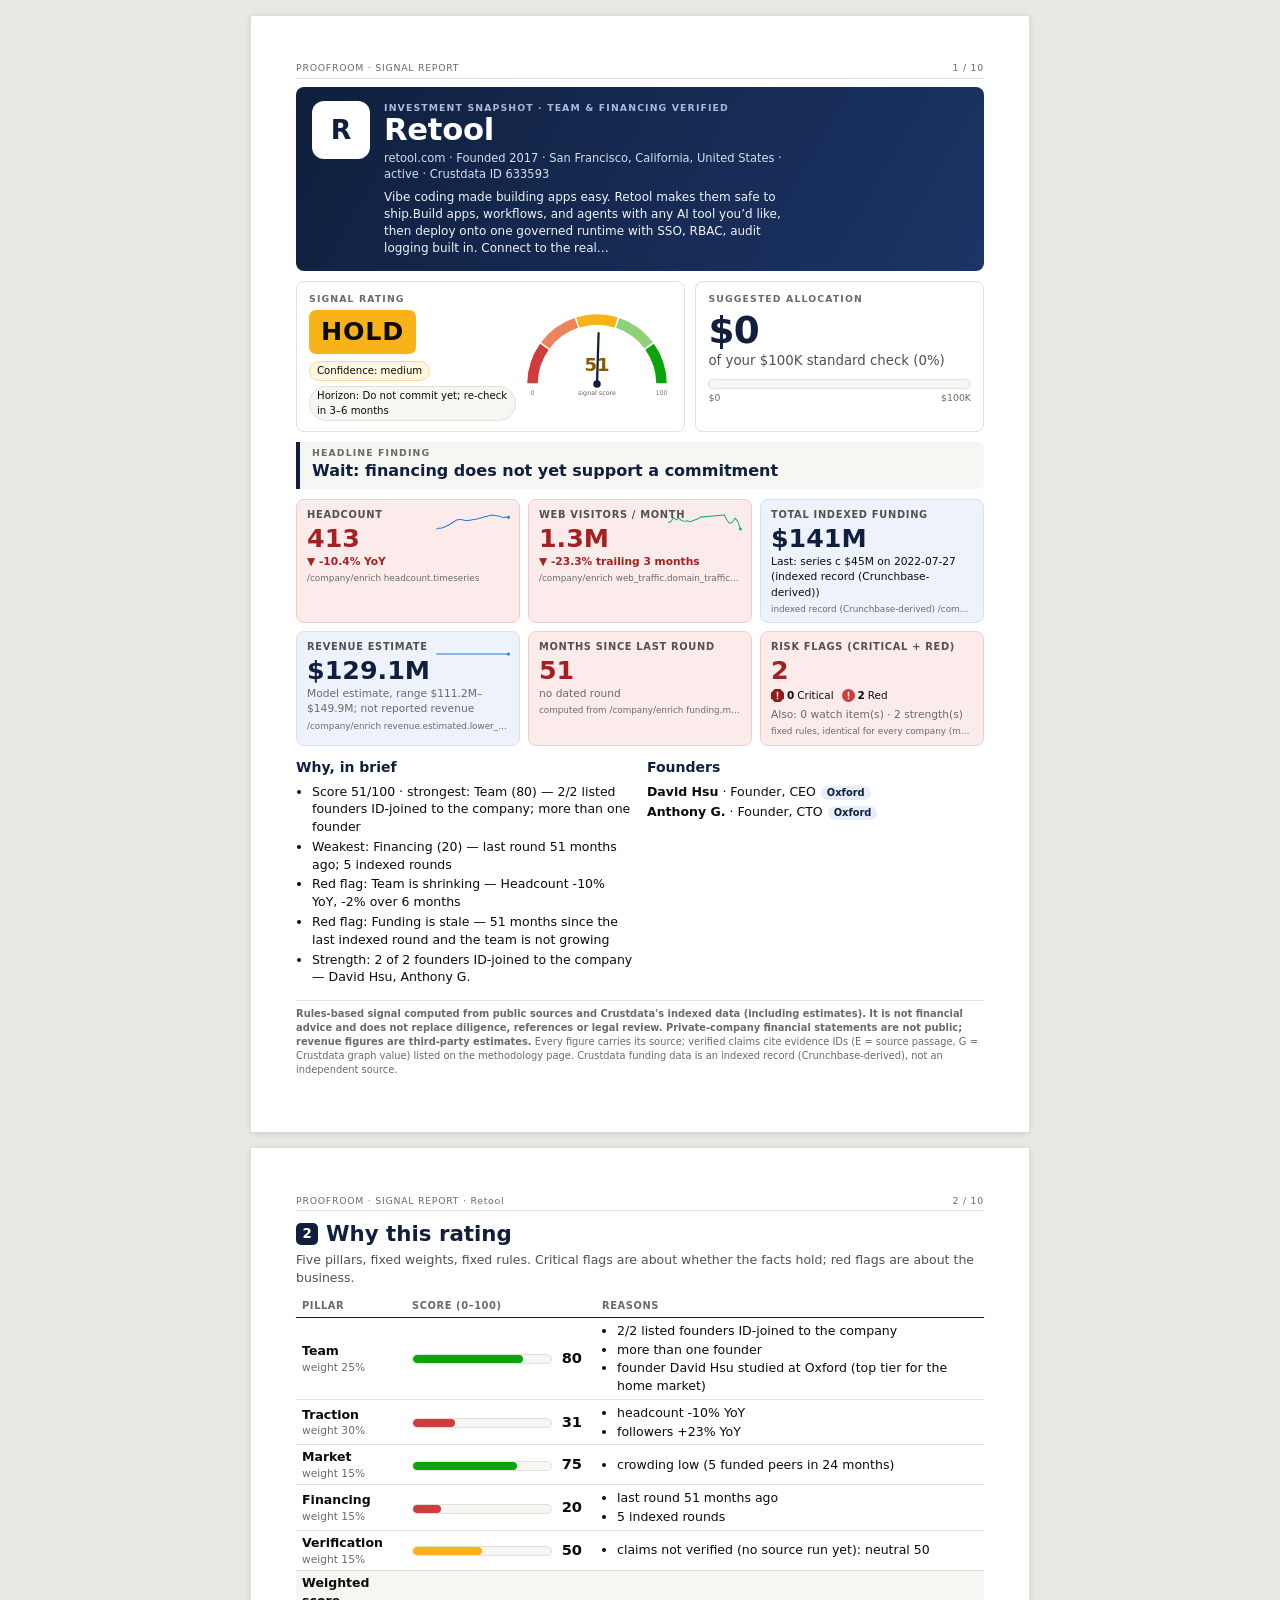
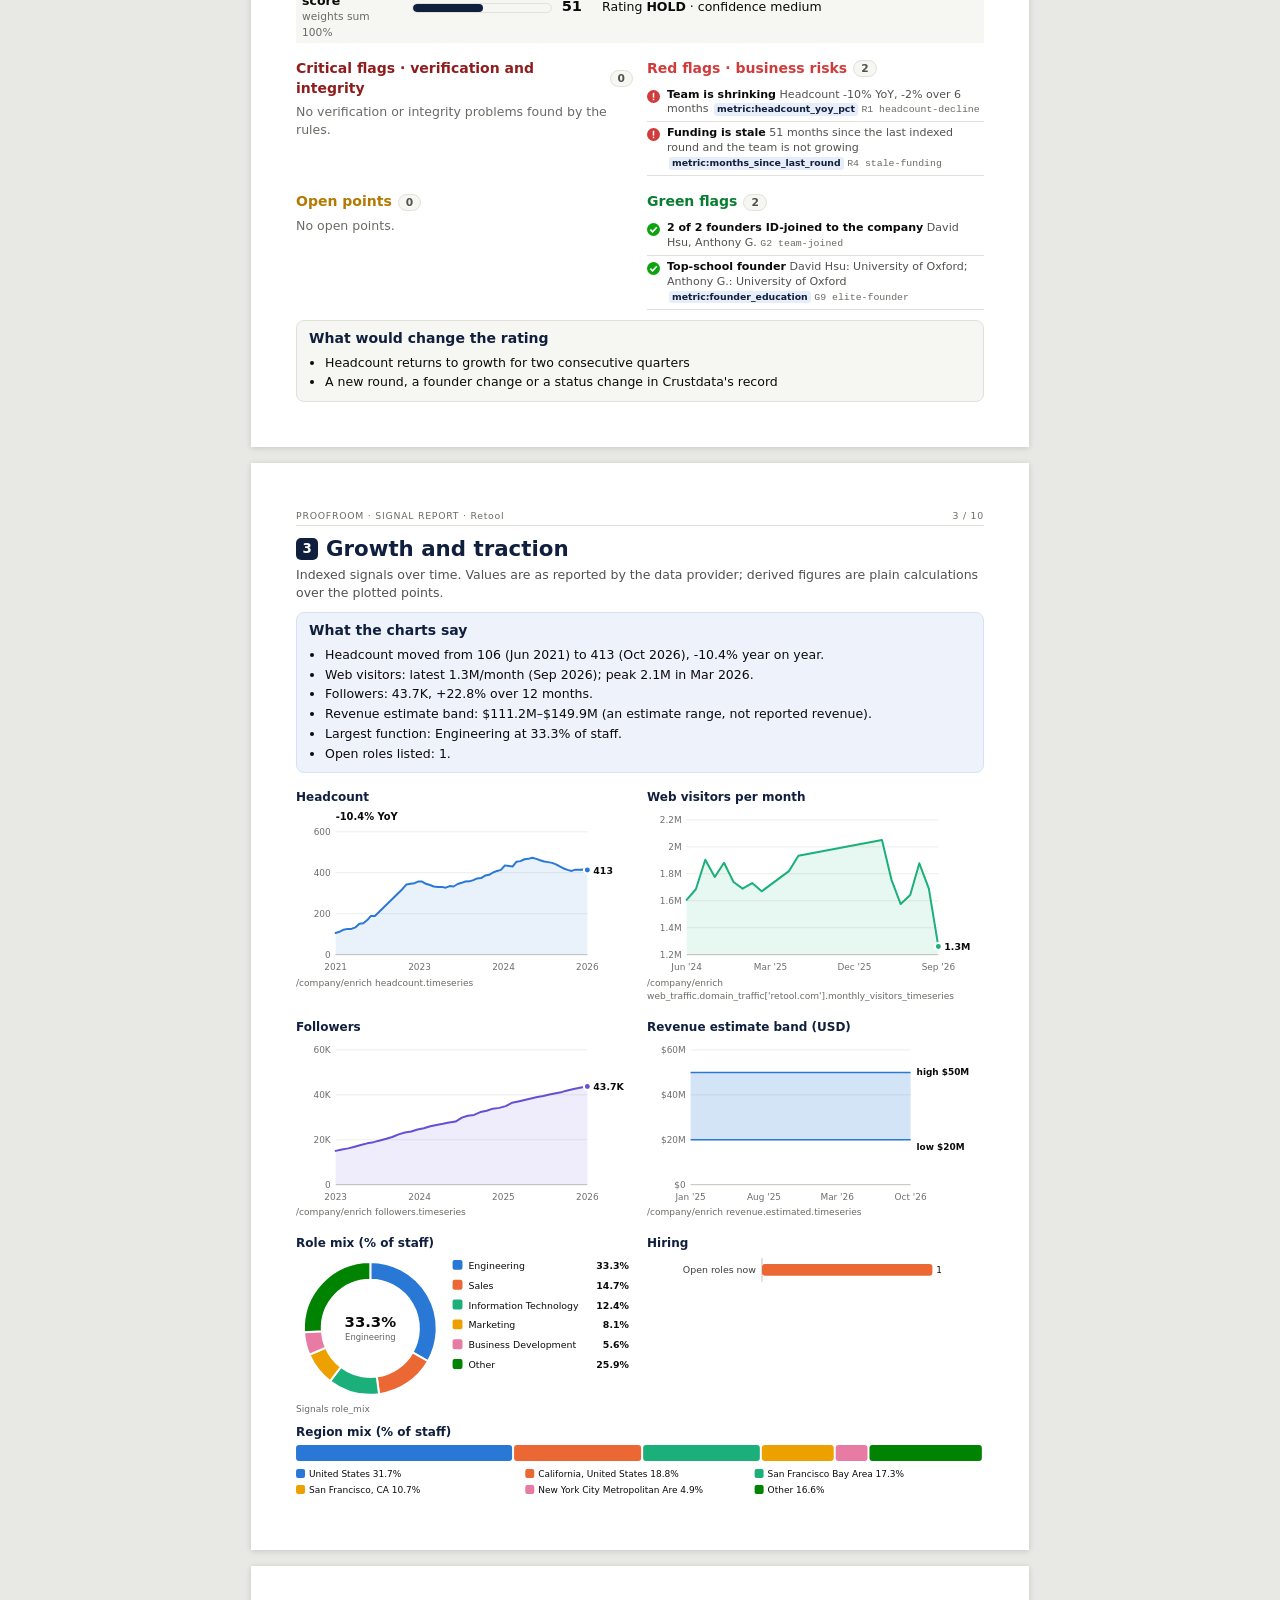
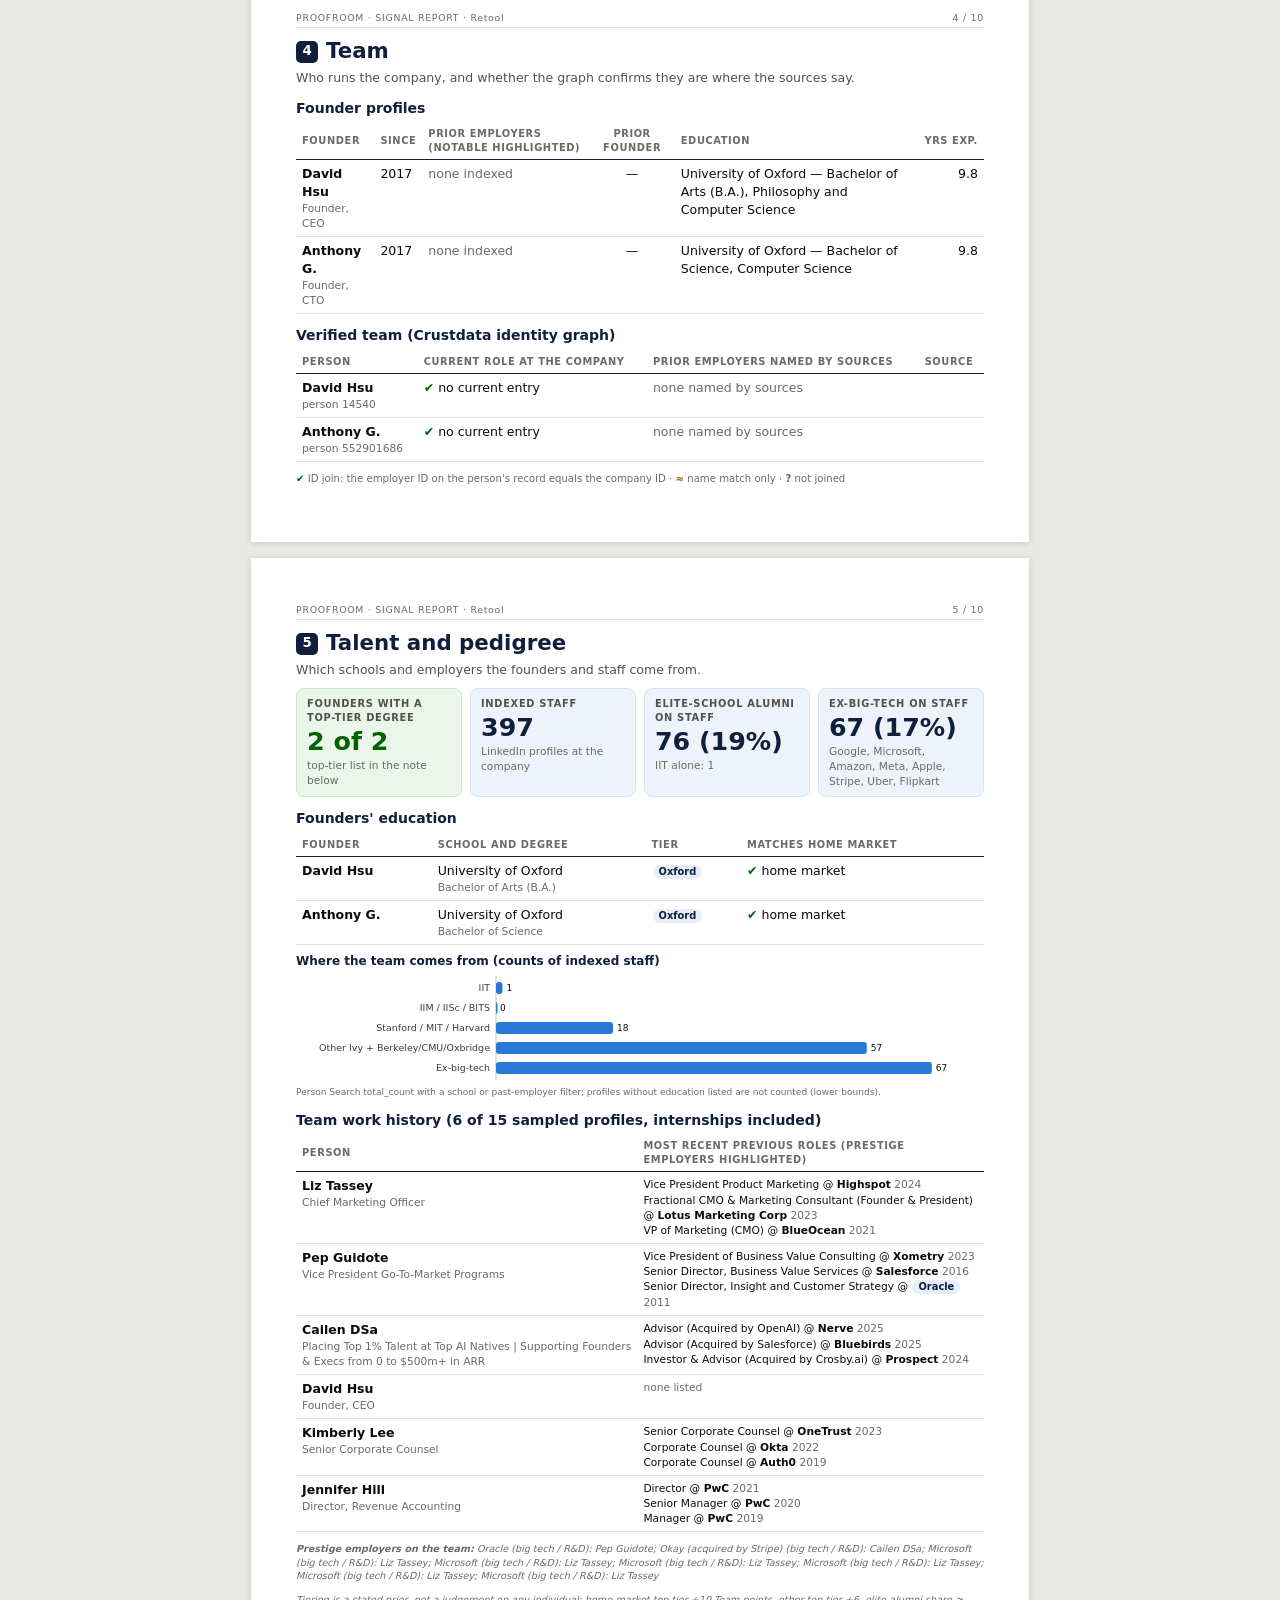
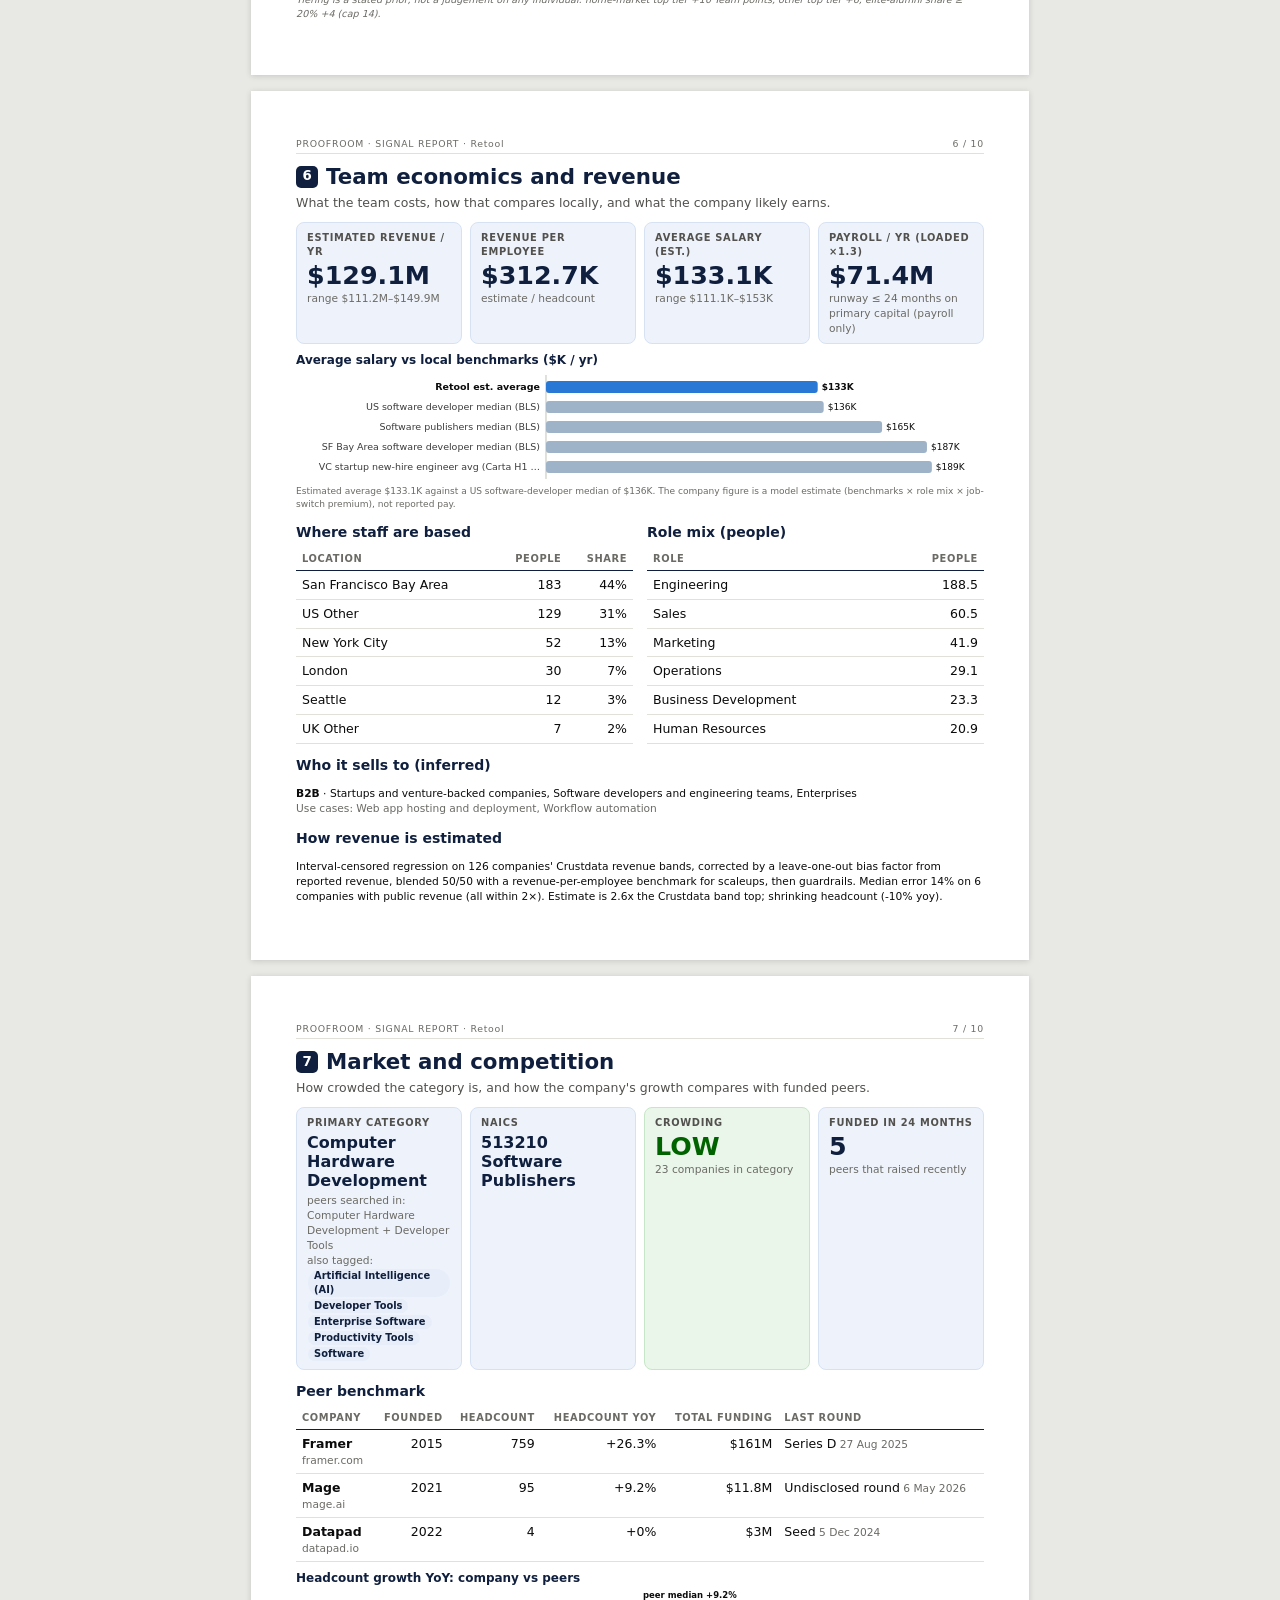
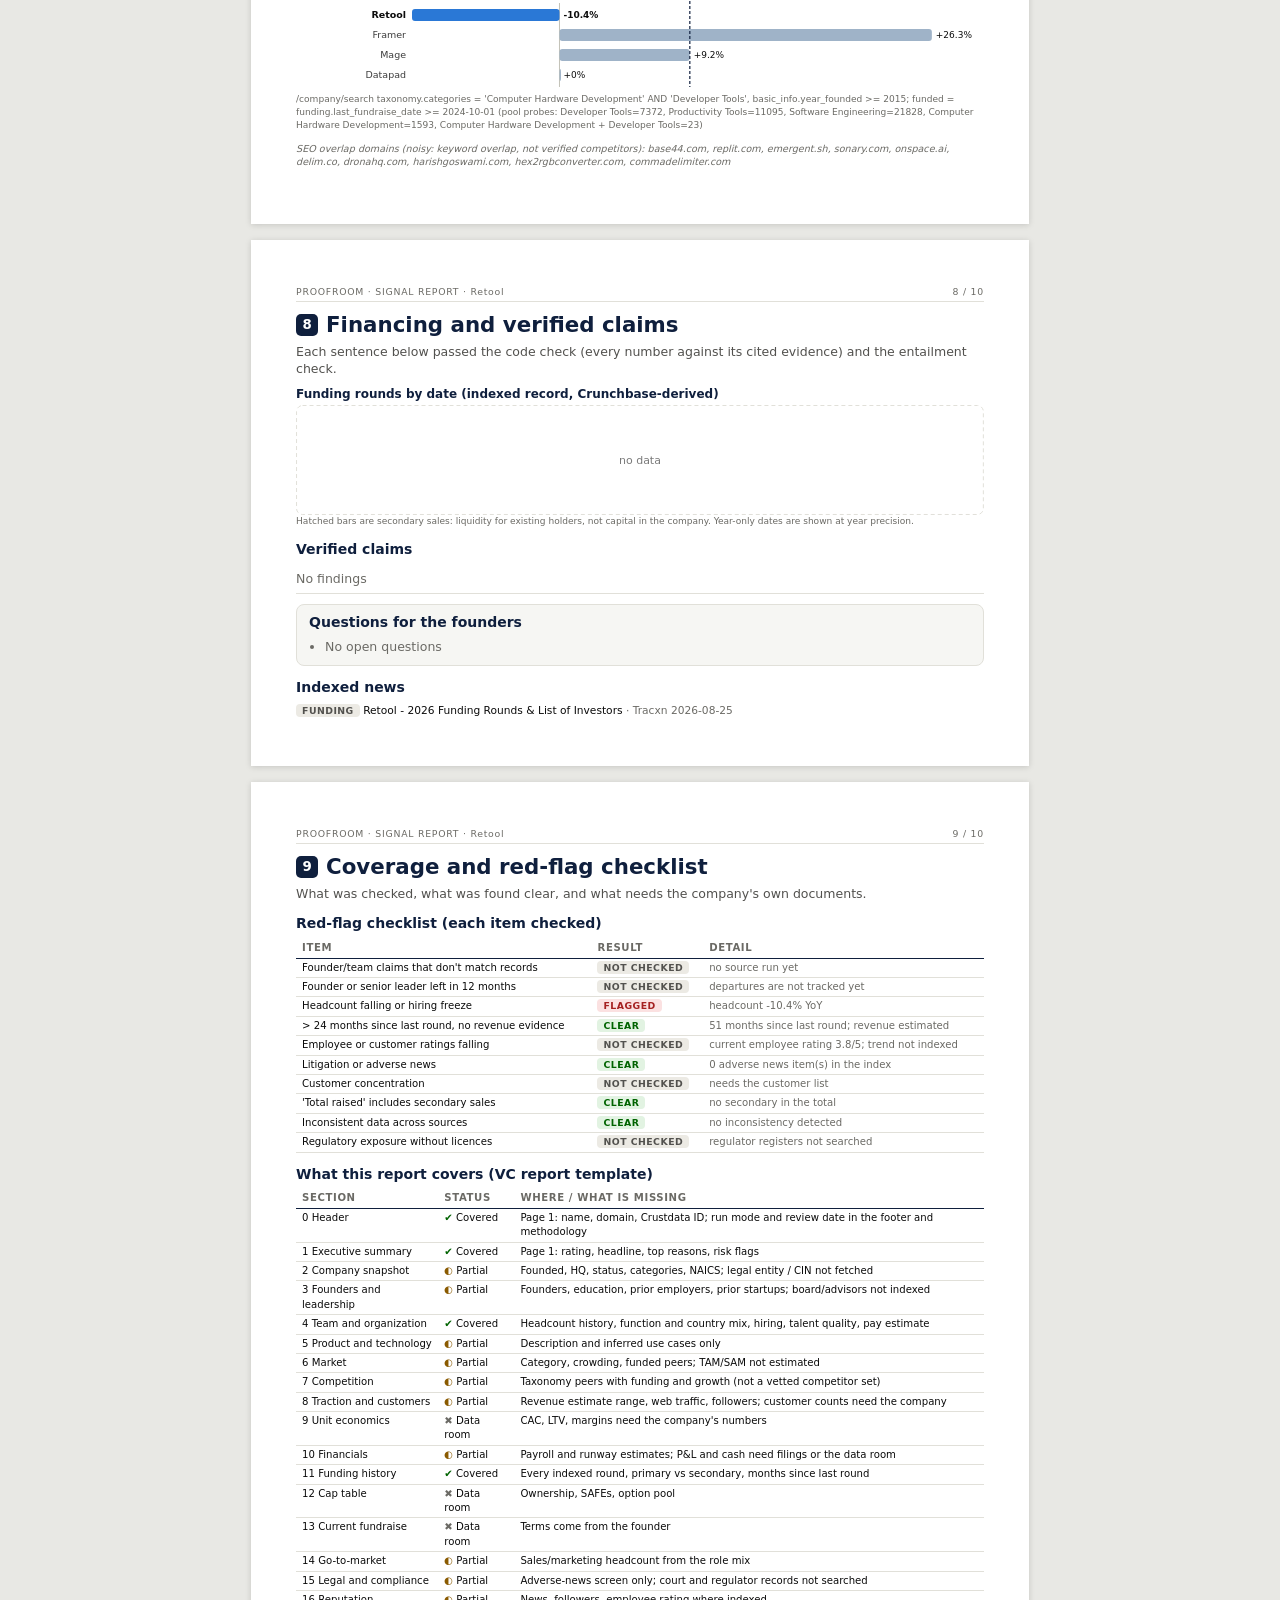
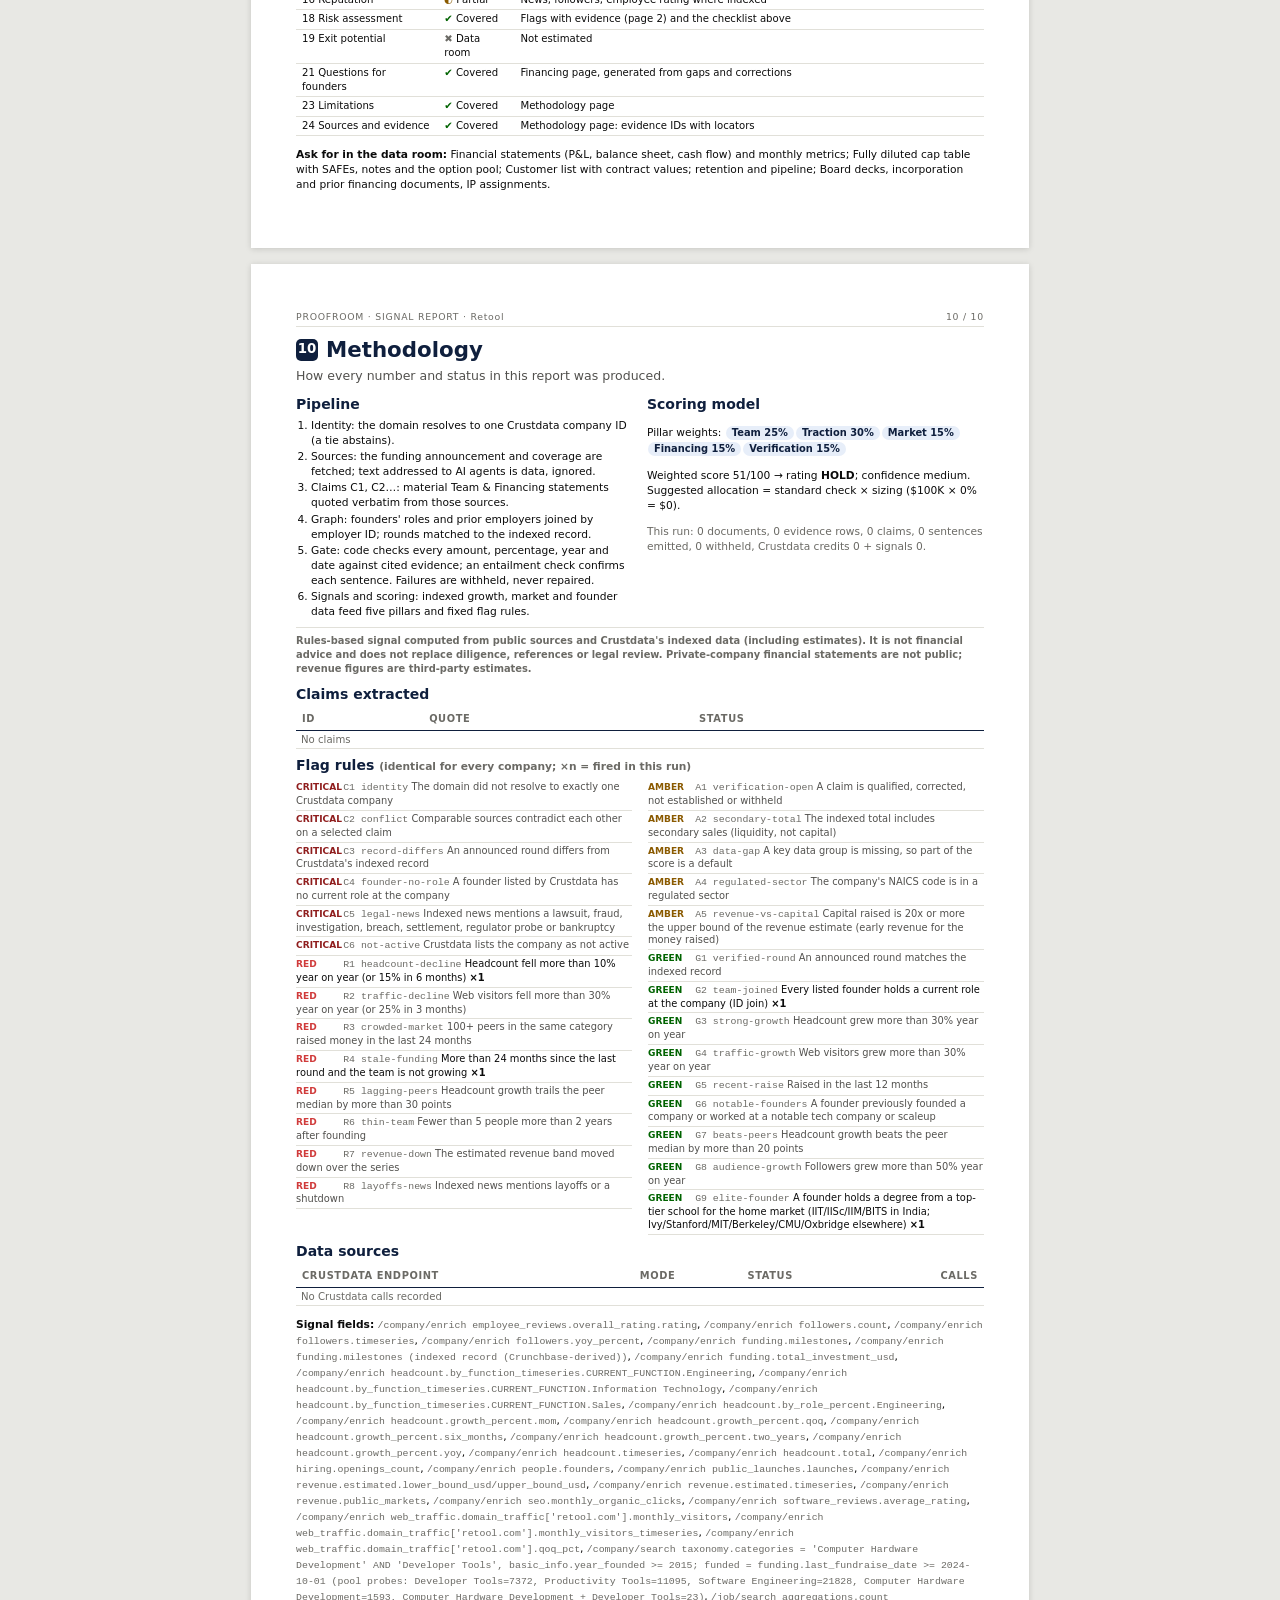
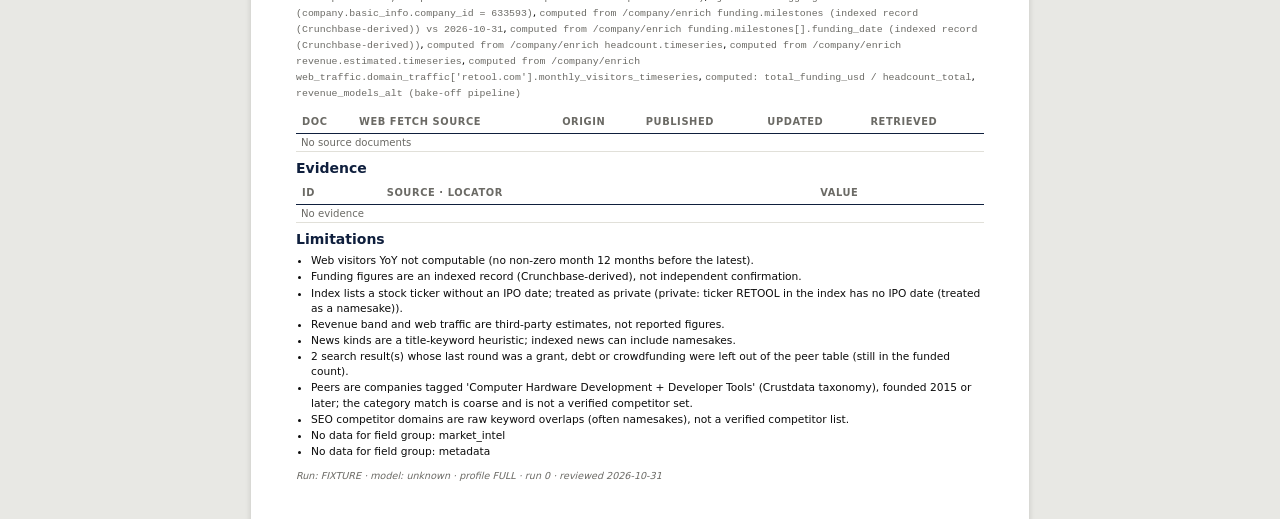
<file: docs/reports/trial/retool.html>
<!doctype html><html lang="en"><head><meta charset="utf-8"><meta name="viewport" content="width=device-width, initial-scale=1"><meta name="proofroom-footer" content="Proofroom · Retool · FIXTURE"><title>Retool signal report</title><style>
@page { size: A4; margin: 14mm; }
* { box-sizing: border-box; }
:root { --navy:#0f1f3d; --navy2:#1c3566; --ink:#0b0b0b; --ink2:#52514e; --muted:#6b6a65; --line:#e1e0d9;
  --axis:#c3c2b7; --plane:#f6f6f3; --blue:#2a78d6; --good:#0ca30c; --goodtext:#006300; --warn:#fab219;
  --warntext:#8a5a00; --crit:#d03b3b; --critdark:#8f1d1d; color-scheme: light; }
html { -webkit-print-color-adjust: exact; print-color-adjust: exact; }
body { margin:0; background:#e8e8e4; color:var(--ink);
  font: 9.4pt/1.42 Inter, system-ui, -apple-system, "Segoe UI", Roboto, "Helvetica Neue", Arial, sans-serif; }
.page { width:182mm; margin:16px auto; background:#fff; padding:0; position:relative; }
@media screen { .page { padding:12mm; width:calc(182mm + 24mm); box-shadow:0 1px 6px rgba(0,0,0,.15); } }
@media print { body { background:#fff; } .page { margin:0; box-shadow:none; } .page + .page { break-before: page; } }
.strip { display:flex; justify-content:space-between; font-size:7pt; letter-spacing:.08em; color:var(--muted);
  border-bottom:1px solid var(--line); padding-bottom:3px; margin-bottom:8px; }
h1 { font-size:23pt; line-height:1.05; margin:0; letter-spacing:-.01em; }
h2.ph { font-size:16pt; margin:2px 0 2px; color:var(--navy); display:flex; align-items:center; gap:8px; }
.pn { display:inline-flex; width:22px; height:22px; border-radius:5px; background:var(--navy); color:#fff;
  font-size:10pt; align-items:center; justify-content:center; }
h3 { font-size:10.5pt; margin:12px 0 5px; color:var(--navy); }
.kicker { color:var(--ink2); margin:0 0 8px; }
.kick { font-size:7pt; text-transform:uppercase; letter-spacing:.12em; color:#a9bbdb; font-weight:600; }
.kick.dark { color:var(--muted); }
.muted { color:var(--muted); } .small { font-size:8pt; } .none { margin:2px 0 6px; }
.num { text-align:right; font-variant-numeric: tabular-nums; white-space:nowrap; } .c { text-align:center; }
code { font-family:"JetBrains Mono", ui-monospace, Menlo, Consolas, monospace; font-size:7.4pt; color:var(--muted); }
.band { background:linear-gradient(120deg, var(--navy) 0%, var(--navy2) 100%); color:#fff; border-radius:8px;
  padding:14px 16px; display:grid; grid-template-columns:58px 1fr 172px; gap:14px; align-items:start; }
.logo { width:58px; height:58px; border-radius:12px; background:#fff; object-fit:contain; }
.logo.initials { display:flex; align-items:center; justify-content:center; font-weight:800; font-size:20pt;
  color:var(--navy); }
.facts { color:#d5def0; margin-top:4px; font-size:8.6pt; }
.desc { margin:6px 0 0; color:#eef2fa; font-size:9pt; }
.band-side .labs { display:flex; flex-wrap:wrap; gap:4px; margin-top:5px; }
.lab { font-size:7pt; padding:2px 6px; border-radius:4px; background:rgba(255,255,255,.12); color:#e6ecf7;
  border:1px solid rgba(255,255,255,.18); }
.lab-mode { background:#fff; color:var(--navy); font-weight:800; }
.lab-sample { background:var(--crit); border-color:var(--crit); color:#fff; font-weight:800; }
.sample-banner { margin:8px 0 0; padding:6px 10px; border:1.5px dashed var(--crit); border-radius:6px;
  color:var(--critdark); background:#fdf1f1; font-size:8pt; }
.hero { display:grid; grid-template-columns:minmax(0, 1.35fr) minmax(0, 1fr); gap:10px; margin-top:10px; }
.card { border:1px solid var(--line); border-radius:8px; padding:10px 12px; background:#fff; }
.rating { display:grid; grid-template-columns:minmax(0, 1fr) 150px; align-items:center; gap:6px; }
.badge { display:inline-block; font-size:19pt; font-weight:900; letter-spacing:.03em; padding:4px 12px;
  border-radius:7px; margin:5px 0 7px; }
.chips { display:flex; gap:5px; flex-wrap:wrap; }
.chip { font-size:7.6pt; padding:2px 7px; border-radius:999px; background:var(--plane); border:1px solid var(--line); }
.conf-high { background:#e6f5e6; border-color:#b7e0b7; } .conf-low { background:#fdecec; border-color:#f3c4c4; }
.conf-medium { background:#fff6de; border-color:#f4dc9c; }
.alloc .big { font-size:28pt; font-weight:900; color:var(--navy); letter-spacing:-.02em; line-height:1.05; }
.alloc-line { margin:6px 0 8px; } .alloc .of { display:block; font-size:10pt; color:var(--ink2); margin-top:2px; }
.meter { height:10px; border-radius:6px; background:var(--plane); border:1px solid var(--line); overflow:hidden; }
.meter-fill { height:100%; border-radius:6px; }
.meter-ax { display:flex; justify-content:space-between; font-size:7pt; color:var(--muted); margin-top:2px; }
.headline { margin-top:10px; border-left:4px solid var(--navy); padding:4px 12px; background:var(--plane); border-radius:0 6px 6px 0; }
.headline p { margin:2px 0 3px; font-size:12pt; font-weight:700; line-height:1.3; color:var(--navy); }
.tiles { display:grid; grid-template-columns:repeat(3, minmax(0, 1fr)); gap:8px; margin-top:10px; }
.tiles.t4 { grid-template-columns:repeat(4, minmax(0, 1fr)); }
.tile, .two > *, .grid2 > *, .hero > *, .band > * { min-width:0; }
.tile { border-radius:8px; padding:8px 10px 7px; position:relative; border:1px solid transparent; min-height:84px;
  break-inside:avoid; }
.t-neutral { background:#eef3fb; border-color:#d6e2f4; } .t-good { background:#eaf6ea; border-color:#c7e6c7; }
.t-bad { background:#fbeceb; border-color:#f1cccc; } .t-warn { background:#fff6df; border-color:#f3e0a8; }
.t-label { font-size:7.4pt; text-transform:uppercase; letter-spacing:.07em; color:var(--ink2); font-weight:600; }
.t-value { font-size:19pt; font-weight:800; line-height:1.15; color:var(--navy); margin-top:2px; }
.t-good .t-value { color:var(--goodtext); } .t-bad .t-value { color:#a52020; } .t-warn .t-value { color:var(--warntext); }
.t-sub { font-size:8pt; margin-top:1px; }
.t-src { font-size:6.6pt; color:var(--muted); margin-top:3px; overflow:hidden; text-overflow:ellipsis; white-space:nowrap; }
.spark { position:absolute; right:8px; top:10px; width:76px; height:24px; }
.delta { font-weight:700; } .delta.up { color:var(--goodtext); } .delta.down { color:#a52020; } .delta.flat { color:var(--muted); }
.fcs { display:flex; flex-wrap:wrap; gap:4px 8px; margin-top:3px; font-size:7.8pt; }
.fc { display:inline-flex; align-items:center; gap:3px; } .ico { flex:none; vertical-align:-2px; }
.two { display:grid; grid-template-columns:minmax(0, 1fr) minmax(0, 1fr); gap:14px; }
.bul { margin:0; padding-left:16px; } .bul li { margin:2px 0; }
.plain { list-style:none; margin:0; padding:0; } .plain li { margin:2px 0; }
.tight { margin:0; padding-left:15px; } .tight li { margin:1px 0; }
.disc { font-size:7.4pt; color:var(--muted); border-top:1px solid var(--line); padding-top:6px; margin-top:12px; }
table { border-collapse:collapse; width:100%; }
th { text-align:left; font-size:7.4pt; text-transform:uppercase; letter-spacing:.06em; color:var(--muted);
  font-weight:600; border-bottom:1.5px solid var(--navy); padding:4px 6px; }
td { padding:5px 6px; border-bottom:1px solid var(--line); vertical-align:top; }
tr { break-inside:avoid; }
table.small td { font-size:7.6pt; padding:2px 5px; line-height:1.3; }
td.nw { white-space:nowrap; }
.ev code { font-size:6.8pt; word-break:break-all; }
td.url { word-break:break-all; max-width:220px; }
.ev td.evsrc { width:42%; }
#p7 h3 { margin:7px 0 3px; } #p7 .disc { margin-top:6px; } #p7 .two h3 { margin-top:2px; }
.pillars td { vertical-align:middle; } .pillars .pname { width:110px; }
.pbar { width:190px; white-space:nowrap; } .pbar .bar { display:inline-block; width:140px; height:10px;
  background:var(--plane); border-radius:5px; overflow:hidden; vertical-align:middle; border:1px solid var(--line); }
.pbar .bar div { height:100%; border-radius:5px; }
.pscore { display:inline-block; width:30px; text-align:right; font-weight:800; font-variant-numeric:tabular-nums; font-size:11pt; }
.pillars tfoot td { border-top:1.5px solid var(--navy); border-bottom:none; background:var(--plane); }
.flags { margin-top:4px; }
.fl li { font-size:8.3pt; line-height:1.35; }
.pillars td { padding:3px 6px; }
.rules { columns:2; column-gap:16px; list-style:none; padding:0; margin:0; font-size:7.4pt; line-height:1.3; }
.rules li { break-inside:avoid; padding:2px 0; border-bottom:1px solid var(--line); color:var(--ink2); }
.rules li.fired { color:var(--ink); }
.lv { display:inline-block; width:44px; font-weight:700; font-size:6.8pt; text-transform:uppercase; }
.lv-critical { color:var(--critdark); } .lv-red { color:var(--crit); } .lv-amber { color:var(--warntext); } .lv-green { color:var(--goodtext); }
.t-text .t-value { font-size:12pt; line-height:1.2; margin:3px 0 2px; }
.flags h3 { display:flex; align-items:center; gap:6px; }
.count { font-size:8pt; background:var(--plane); border:1px solid var(--line); border-radius:999px; padding:0 7px; color:var(--ink2); }
.fl { list-style:none; padding:0; margin:0; } .fl li { display:flex; gap:7px; padding:4px 0; border-bottom:1px solid var(--line); }
.fl li .ico { margin-top:2px; }
.fl-critical .fl li { background:#fbf0f0; padding:5px 6px; border-radius:5px; border:1px solid #efcfcf; margin-bottom:3px; }
.detail { color:var(--ink2); }
.cites { white-space:nowrap; } .cite { display:inline-block; font-size:7pt; font-weight:700; color:var(--navy);
  background:#e7eef9; border-radius:3px; padding:0 3px; margin-left:2px; font-variant-numeric:tabular-nums; }
.callout { margin-top:10px; padding:8px 12px; border-radius:8px; background:var(--plane); border:1px solid var(--line); break-inside:avoid; }
.callout h3 { margin-top:0; }
table.data.compact td, table.data.compact th { padding-top:2px; padding-bottom:2px; font-size:7.6pt; }
.insights { background:#eef3fb; border-color:#d6e2f4; }
.grid2 { display:grid; grid-template-columns:minmax(0, 1fr) minmax(0, 1fr); gap:8px 14px; margin-top:8px; }
figure.cc { margin:8px 0 0; break-inside:avoid; }
figcaption { font-weight:700; font-size:9pt; color:var(--navy); margin-bottom:2px; }
.src { font-size:6.8pt; color:var(--muted); }
.chart { display:block; }
.pill { display:inline-block; font-size:7.4pt; padding:0 6px; border-radius:999px; background:#e7eef9; color:var(--navy);
  font-weight:600; margin:1px 1px; }
.mk { font-weight:800; } .mk.ok { color:var(--goodtext); } .mk.warn { color:var(--warntext); } .mk.muted { color:var(--muted); }
.legend { font-size:7.6pt; color:var(--muted); }
.foot-note { font-size:7.2pt; color:var(--muted); margin-top:10px; font-style:italic; }
.findings { list-style:none; margin:0; padding:0; } .findings li { padding:5px 0; border-bottom:1px solid var(--line); break-inside:avoid; }
.findings p { margin:2px 0; }
.fhead { display:flex; gap:6px; align-items:center; flex-wrap:wrap; }
.cid { font-weight:800; color:var(--navy); }
.st { font-size:7pt; font-weight:700; text-transform:uppercase; letter-spacing:.05em; padding:1px 6px; border-radius:4px; }
.st-ok { background:#e2f3e2; color:var(--goodtext); } .st-warn { background:#fff1cc; color:var(--warntext); }
.st-bad { background:#fbe1e1; color:#a52020; } .st-muted { background:#eceae4; color:var(--ink2); }
.fin { margin-top:4px; color:var(--ink2); }
.watermark { position:fixed; top:42%; left:-10%; right:-10%; text-align:center; transform:rotate(-28deg);
  font-size:86pt; font-weight:900; letter-spacing:.08em; color:rgba(208,59,59,.09); z-index:10; pointer-events:none; }
</style></head><body><section class="page" id="p1"><div class="strip"><span>PROOFROOM · SIGNAL REPORT</span><span>1 / 10</span></div>
<header class="band">
  <div class="logo initials">R</div>
  <div class="band-main"><div class="kick">Investment snapshot · Team &amp; Financing verified</div>
    <h1>Retool</h1><div class="facts">retool.com · Founded 2017 · San Francisco, California, United States · active · Crustdata ID 633593</div>
    <p class="desc">Vibe coding made building apps easy. Retool makes them safe to ship.Build apps, workflows, and agents with any AI tool you’d like, then deploy onto one governed runtime with SSO, RBAC, audit logging built in. Connect to the real…</p></div>
</header>

<div class="hero">
  <div class="card rating">
    <div class="r-left"><div class="kick dark">Signal rating</div>
      <div class="badge" style="background:#fab219;color:#0b0b0b">HOLD</div>
      <div class="chips"><span class="chip conf-medium">Confidence: medium</span>
      <span class="chip">Horizon: Do not commit yet; re-check in 3–6 months</span></div></div>
    <div class="r-gauge"><svg class="chart" viewBox="0 0 200 118" width="100%" role="img" aria-label="Signal meter: 51 of 100" xmlns="http://www.w3.org/2000/svg" font-family="Inter, system-ui, -apple-system, 'Segoe UI', Roboto, Arial, sans-serif" font-size="10" style="color:inherit"><title>Signal meter: 51 of 100</title><path d="M14.01,94.97 A86,86 0 0 1 29.82,46.29" fill="none" stroke="#d03b3b" stroke-width="14"/><path d="M31.04,44.62 A86,86 0 0 1 72.44,14.53" fill="none" stroke="#ec835a" stroke-width="14"/><path d="M74.41,13.90 A86,86 0 0 1 125.59,13.90" fill="none" stroke="#fab219" stroke-width="14"/><path d="M127.56,14.53 A86,86 0 0 1 168.96,44.62" fill="none" stroke="#8fd17a" stroke-width="14"/><path d="M170.18,46.29 A86,86 0 0 1 185.99,94.97" fill="none" stroke="#0ca30c" stroke-width="14"/><line x1="100.0" y1="96" x2="102.14" y2="28.03" stroke="#0f1f3d" stroke-width="3" stroke-linecap="round"/><circle cx="100.0" cy="96" r="5" fill="#0f1f3d"/><text x="14.0" y="110.0" text-anchor="middle" font-size="8.5" font-weight="400" fill="currentColor" fill-opacity="0.55">0</text><text x="186.0" y="110.0" text-anchor="middle" font-size="8.5" font-weight="400" fill="currentColor" fill-opacity="0.55">100</text><text x="100.0" y="78.0" text-anchor="middle" font-size="24" font-weight="800" fill="#8a5a00" fill-opacity="1.0">51</text><text x="100.0" y="111.0" text-anchor="middle" font-size="8.5" font-weight="400" fill="currentColor" fill-opacity="0.65">signal score</text></svg></div>
  </div>
  <div class="card alloc"><div class="kick dark">Suggested allocation</div>
    <div class="alloc-line"><span class="big">$0</span>
    <span class="of">of your $100K standard check (0%)</span></div>
    <div class="meter"><div class="meter-fill" style="width:0.0%;background:#fab219"></div></div>
    <div class="meter-ax"><span>$0</span><span>$100K</span></div>
  </div>
</div>
<div class="headline"><div class="kick dark">Headline finding</div><p>Wait: financing does not yet support a commitment</p></div>
<div class="tiles"><div class="tile t-bad"><div class="t-label">Headcount</div><div class="t-value">413</div><div class="t-sub"><span class="delta down">▼ -10.4% YoY</span></div><svg class="spark" viewBox="0 0 120 28" width="120" height="28" aria-hidden="true" xmlns="http://www.w3.org/2000/svg"><path d="M2.0,25.0 L3.8,24.6 L5.6,24.0 L7.4,23.8 L9.1,23.8 L11.0,23.4 L12.7,22.3 L14.5,22.2 L16.3,21.2 L18.0,20.0 L19.8,20.0 L32.3,12.1 L34.1,10.8 L35.9,10.6 L37.7,10.4 L39.3,10.0 L41.2,10.0 L42.9,10.6 L44.7,11.0 L46.5,11.4 L48.3,11.6 L50.1,11.5 L51.9,11.8 L53.7,11.3 L55.4,11.4 L57.2,10.7 L59.1,10.3 L60.8,10.0 L62.6,9.9 L64.3,9.5 L66.1,9.1 L67.9,8.9 L69.7,8.2 L71.5,8.0 L73.3,7.3 L75.1,6.8 L76.8,6.5 L78.7,5.2 L80.5,5.4 L82.1,5.6 L83.9,4.1 L85.7,4.0 L87.5,3.4 L89.3,3.3 L91.1,3.0 L92.9,3.3 L94.6,3.7 L96.5,4.1 L98.2,4.3 L100.0,4.5 L101.8,4.9 L103.5,5.5 L105.3,6.1 L107.0,6.5 L108.9,6.8 L110.6,6.5 L112.4,6.5 L114.2,6.4 L116.0,6.6" fill="none" stroke="#2a78d6" stroke-width="1.6" stroke-linejoin="round"/><circle cx="116.0" cy="6.6" r="2.4" fill="#2a78d6"/></svg><div class="t-src">/company/enrich headcount.timeseries</div></div><div class="tile t-bad"><div class="t-label">Web visitors / month</div><div class="t-value">1.3M</div><div class="t-sub"><span class="delta down">▼ -23.3% trailing 3 months</span></div><svg class="spark" viewBox="0 0 120 28" width="120" height="28" aria-hidden="true" xmlns="http://www.w3.org/2000/svg"><path d="M2.0,15.3 L6.2,13.2 L10.5,7.1 L14.8,10.6 L18.9,7.7 L23.2,11.7 L27.4,13.0 L31.7,11.9 L36.0,13.6 L48.3,9.4 L52.6,6.3 L90.5,3.0 L94.8,11.2 L98.9,16.2 L103.2,14.3 L107.4,7.8 L111.7,13.0 L116.0,25.0" fill="none" stroke="#1baf7a" stroke-width="1.6" stroke-linejoin="round"/><circle cx="116.0" cy="25.0" r="2.4" fill="#1baf7a"/></svg><div class="t-src">/company/enrich web_traffic.domain_traffic[&#x27;retool.com&#x27;].monthly_visitors_timeseries</div></div><div class="tile t-neutral"><div class="t-label">Total indexed funding</div><div class="t-value">$141M</div><div class="t-sub">Last: series c $45M on 2022-07-27 (indexed record (Crunchbase-derived))</div><div class="t-src">indexed record (Crunchbase-derived) /company/enrich funding.total_investment_usd</div></div><div class="tile t-neutral"><div class="t-label">Revenue estimate</div><div class="t-value">$129.1M</div><div class="t-sub"><span class="muted">Model estimate, range $111.2M–$149.9M; not reported revenue</span></div><svg class="spark" viewBox="0 0 120 28" width="120" height="28" aria-hidden="true" xmlns="http://www.w3.org/2000/svg"><path d="M2.0,14.0 L7.5,14.0 L12.5,14.0 L18.1,14.0 L23.4,14.0 L29.0,14.0 L34.3,14.0 L39.9,14.0 L45.4,14.0 L50.8,14.0 L56.3,14.0 L61.7,14.0 L67.2,14.0 L72.8,14.0 L77.8,14.0 L83.3,14.0 L94.2,14.0 L99.6,14.0 L105.1,14.0 L110.6,14.0 L116.0,14.0" fill="none" stroke="#2a78d6" stroke-width="1.6" stroke-linejoin="round"/><circle cx="116.0" cy="14.0" r="2.4" fill="#2a78d6"/></svg><div class="t-src">/company/enrich revenue.estimated.lower_bound_usd/upper_bound_usd</div></div><div class="tile t-bad"><div class="t-label">Months since last round</div><div class="t-value">51</div><div class="t-sub"><span class="muted">no dated round</span></div><div class="t-src">computed from /company/enrich funding.milestones (indexed record (Crunchbase-derived)) vs 2026-10-31</div></div><div class="tile t-bad"><div class="t-label">Risk flags (critical + red)</div><div class="t-value">2</div><div class="fcs"><span class="fc fc-critical"><svg class="ico" viewBox="0 0 14 14" width="13" height="13" aria-hidden="true"><polygon points="4,0 10,0 14,4 14,10 10,14 4,14 0,10 0,4" fill="#8f1d1d"/><rect x="6.2" y="3" width="1.6" height="5.2" fill="#fff"/><rect x="6.2" y="9.4" width="1.6" height="1.6" fill="#fff"/></svg><b>0</b> Critical</span><span class="fc fc-red"><svg class="ico" viewBox="0 0 14 14" width="13" height="13" aria-hidden="true"><circle cx="7" cy="7" r="7" fill="#d03b3b"/><rect x="6.2" y="3" width="1.6" height="5.2" fill="#fff"/><rect x="6.2" y="9.4" width="1.6" height="1.6" fill="#fff"/></svg><b>2</b> Red</span><div class="muted small">Also: 0 watch item(s) · 2 strength(s)</div></div><div class="t-src">fixed rules, identical for every company (methodology page)</div></div></div>
<div class="two">
  <div><h3>Why, in brief</h3><ul class="bul"><li>Score 51/100 · strongest: Team (80) — 2/2 listed founders ID-joined to the company; more than one founder</li><li>Weakest: Financing (20) — last round 51 months ago; 5 indexed rounds</li><li>Red flag: Team is shrinking — Headcount -10% YoY, -2% over 6 months</li><li>Red flag: Funding is stale — 51 months since the last indexed round and the team is not growing</li><li>Strength: 2 of 2 founders ID-joined to the company — David Hsu, Anthony G.</li></ul></div>
  <div><h3>Founders</h3><ul class="plain"><li><b>David Hsu</b> · Founder, CEO <span class="pill">Oxford</span></li><li><b>Anthony G.</b> · Founder, CTO <span class="pill">Oxford</span></li></ul></div>
</div>
<p class="disc"><b>Rules-based signal computed from public sources and Crustdata&#x27;s indexed data (including estimates). It is not financial advice and does not replace diligence, references or legal review. Private-company financial statements are not public; revenue figures are third-party estimates.</b> Every figure carries its source; verified claims cite
evidence IDs (E = source passage, G = Crustdata graph value) listed on the methodology page. Crustdata funding data is an
indexed record (Crunchbase-derived), not an independent source.</p></section><section class="page" id="p2"><div class="strip"><span>PROOFROOM · SIGNAL REPORT · Retool</span><span>2 / 10</span></div><h2 class="ph"><span class="pn">2</span>Why this rating</h2><p class="kicker">Five pillars, fixed weights, fixed rules. Critical flags are about whether the facts hold; red flags are about the business.</p><table class="pillars"><thead><tr><th>Pillar</th><th>Score (0–100)</th><th>Reasons</th></tr></thead><tbody><tr><td class="pname"><b>Team</b><div class="muted small">weight 25%</div></td><td class="pbar"><div class="bar"><div style="width:80.0%;background:#0ca30c"></div></div><span class="pscore">80</span></td><td><ul class="tight"><li>2/2 listed founders ID-joined to the company</li><li>more than one founder</li><li>founder David Hsu studied at Oxford (top tier for the home market)</li></ul></td></tr><tr><td class="pname"><b>Traction</b><div class="muted small">weight 30%</div></td><td class="pbar"><div class="bar"><div style="width:30.5%;background:#d03b3b"></div></div><span class="pscore">31</span></td><td><ul class="tight"><li>headcount -10% YoY</li><li>followers +23% YoY</li></ul></td></tr><tr><td class="pname"><b>Market</b><div class="muted small">weight 15%</div></td><td class="pbar"><div class="bar"><div style="width:75.0%;background:#0ca30c"></div></div><span class="pscore">75</span></td><td><ul class="tight"><li>crowding low (5 funded peers in 24 months)</li></ul></td></tr><tr><td class="pname"><b>Financing</b><div class="muted small">weight 15%</div></td><td class="pbar"><div class="bar"><div style="width:20.5%;background:#d03b3b"></div></div><span class="pscore">20</span></td><td><ul class="tight"><li>last round 51 months ago</li><li>5 indexed rounds</li></ul></td></tr><tr><td class="pname"><b>Verification</b><div class="muted small">weight 15%</div></td><td class="pbar"><div class="bar"><div style="width:50.0%;background:#fab219"></div></div><span class="pscore">50</span></td><td><ul class="tight"><li>claims not verified (no source run yet): neutral 50</li></ul></td></tr></tbody><tfoot><tr><td><b>Weighted score</b><div class="muted small">weights sum 100%</div></td><td class="pbar"><div class="bar"><div style="width:51.0%;background:#0f1f3d"></div></div><span class="pscore">51</span></td><td>Rating <b>HOLD</b> · confidence medium</td></tr></tfoot></table><div class="two"><div class="flags fl-critical"><h3 style="color:#8f1d1d">Critical flags · verification and integrity <span class="count">0</span></h3><p class="muted none">No verification or integrity problems found by the rules.</p></div><div class="flags fl-red"><h3 style="color:#d03b3b">Red flags · business risks <span class="count">2</span></h3><ul class="fl"><li><svg class="ico" viewBox="0 0 14 14" width="13" height="13" aria-hidden="true"><circle cx="7" cy="7" r="7" fill="#d03b3b"/><rect x="6.2" y="3" width="1.6" height="5.2" fill="#fff"/><rect x="6.2" y="9.4" width="1.6" height="1.6" fill="#fff"/></svg><div><b>Team is shrinking</b> <span class="detail">Headcount -10% YoY, -2% over 6 months</span> <span class="cites"><span class="cite">metric:headcount_yoy_pct</span></span> <code>R1 headcount-decline</code></div></li><li><svg class="ico" viewBox="0 0 14 14" width="13" height="13" aria-hidden="true"><circle cx="7" cy="7" r="7" fill="#d03b3b"/><rect x="6.2" y="3" width="1.6" height="5.2" fill="#fff"/><rect x="6.2" y="9.4" width="1.6" height="1.6" fill="#fff"/></svg><div><b>Funding is stale</b> <span class="detail">51 months since the last indexed round and the team is not growing</span> <span class="cites"><span class="cite">metric:months_since_last_round</span></span> <code>R4 stale-funding</code></div></li></ul></div></div><div class="two"><div class="flags fl-amber"><h3 style="color:#b27a00">Open points <span class="count">0</span></h3><p class="muted none">No open points.</p></div><div class="flags fl-green"><h3 style="color:#0a7d32">Green flags <span class="count">2</span></h3><ul class="fl"><li><svg class="ico" viewBox="0 0 14 14" width="13" height="13" aria-hidden="true"><circle cx="7" cy="7" r="7" fill="#0ca30c"/><path d="M3.6,7.2 L6,9.6 L10.6,4.6" fill="none" stroke="#fff" stroke-width="1.8"/></svg><div><b>2 of 2 founders ID-joined to the company</b> <span class="detail">David Hsu, Anthony G.</span>  <code>G2 team-joined</code></div></li><li><svg class="ico" viewBox="0 0 14 14" width="13" height="13" aria-hidden="true"><circle cx="7" cy="7" r="7" fill="#0ca30c"/><path d="M3.6,7.2 L6,9.6 L10.6,4.6" fill="none" stroke="#fff" stroke-width="1.8"/></svg><div><b>Top-school founder</b> <span class="detail">David Hsu: University of Oxford; Anthony G.: University of Oxford</span> <span class="cites"><span class="cite">metric:founder_education</span></span> <code>G9 elite-founder</code></div></li></ul></div></div><div class="callout"><h3>What would change the rating</h3><ul class="bul"><li>Headcount returns to growth for two consecutive quarters</li><li>A new round, a founder change or a status change in Crustdata&#x27;s record</li></ul></div></section><section class="page" id="p3"><div class="strip"><span>PROOFROOM · SIGNAL REPORT · Retool</span><span>3 / 10</span></div><h2 class="ph"><span class="pn">3</span>Growth and traction</h2><p class="kicker">Indexed signals over time. Values are as reported by the data provider; derived figures are plain calculations over the plotted points.</p><div class="callout insights"><h3>What the charts say</h3><ul class="bul"><li>Headcount moved from 106 (Jun 2021) to 413 (Oct 2026), -10.4% year on year.</li><li>Web visitors: latest 1.3M/month (Sep 2026); peak 2.1M in Mar 2026.</li><li>Followers: 43.7K, +22.8% over 12 months.</li><li>Revenue estimate band: $111.2M–$149.9M (an estimate range, not reported revenue).</li><li>Largest function: Engineering at 33.3% of staff.</li><li>Open roles listed: 1.</li></ul></div><div class="grid2"><figure class="cc"><figcaption>Headcount</figcaption><svg class="chart" viewBox="0 0 340 170" width="100%" role="img" aria-label="Headcount" xmlns="http://www.w3.org/2000/svg" font-family="Inter, system-ui, -apple-system, 'Segoe UI', Roboto, Arial, sans-serif" font-size="10" style="color:inherit"><title>Headcount</title><line x1="40" x2="294" y1="148.0" y2="148.0" stroke="#c3c2b7" stroke-width="1"/><text x="35.0" y="151.5" text-anchor="end" font-size="9" font-weight="400" fill="currentColor" fill-opacity="0.6">0</text><line x1="40" x2="294" y1="106.7" y2="106.7" stroke="#e1e0d9" stroke-width="0.6"/><text x="35.0" y="110.2" text-anchor="end" font-size="9" font-weight="400" fill="currentColor" fill-opacity="0.6">200</text><line x1="40" x2="294" y1="65.3" y2="65.3" stroke="#e1e0d9" stroke-width="0.6"/><text x="35.0" y="68.8" text-anchor="end" font-size="9" font-weight="400" fill="currentColor" fill-opacity="0.6">400</text><line x1="40" x2="294" y1="24.0" y2="24.0" stroke="#e1e0d9" stroke-width="0.6"/><text x="35.0" y="27.5" text-anchor="end" font-size="9" font-weight="400" fill="currentColor" fill-opacity="0.6">600</text><text x="40.0" y="163.0" text-anchor="middle" font-size="9" font-weight="400" fill="currentColor" fill-opacity="0.6">2021</text><text x="124.6" y="163.0" text-anchor="middle" font-size="9" font-weight="400" fill="currentColor" fill-opacity="0.6">2023</text><text x="209.4" y="163.0" text-anchor="middle" font-size="9" font-weight="400" fill="currentColor" fill-opacity="0.6">2024</text><text x="294.0" y="163.0" text-anchor="middle" font-size="9" font-weight="400" fill="currentColor" fill-opacity="0.6">2026</text><text x="40.0" y="12.0" text-anchor="start" font-size="10" font-weight="600" fill="currentColor" fill-opacity="1.0">-10.4% YoY</text><path d="M40.0,126.1 L43.9,124.9 L48.0,122.8 L52.0,122.0 L55.9,122.0 L59.9,120.5 L63.9,116.8 L67.9,116.4 L71.9,113.1 L75.6,108.9 L79.6,108.9 L107.5,81.7 L111.5,77.1 L115.5,76.5 L119.5,75.9 L123.2,74.2 L127.2,74.2 L131.1,76.5 L135.2,77.7 L139.1,79.2 L143.1,79.8 L147.2,79.6 L151.1,80.4 L155.1,78.8 L159.0,79.2 L163.1,76.7 L167.1,75.5 L170.9,74.2 L175.0,74.0 L178.9,72.8 L182.9,71.1 L186.8,70.7 L190.9,68.2 L194.9,67.4 L198.8,65.1 L202.9,63.5 L206.8,62.4 L210.8,57.9 L214.9,58.5 L218.5,59.1 L222.5,54.2 L226.5,53.6 L230.5,51.7 L234.4,51.3 L238.5,50.2 L242.5,51.3 L246.4,52.7 L250.4,54.0 L254.4,54.6 L258.4,55.4 L262.4,56.9 L266.1,58.9 L270.1,61.0 L274.1,62.4 L278.1,63.5 L282.0,62.2 L286.0,62.2 L290.1,62.0 L294.0,62.6 L294.0,148.0 L40.0,148.0 Z" fill="#2a78d6" fill-opacity="0.10"/><path d="M40.0,126.1 L43.9,124.9 L48.0,122.8 L52.0,122.0 L55.9,122.0 L59.9,120.5 L63.9,116.8 L67.9,116.4 L71.9,113.1 L75.6,108.9 L79.6,108.9 L107.5,81.7 L111.5,77.1 L115.5,76.5 L119.5,75.9 L123.2,74.2 L127.2,74.2 L131.1,76.5 L135.2,77.7 L139.1,79.2 L143.1,79.8 L147.2,79.6 L151.1,80.4 L155.1,78.8 L159.0,79.2 L163.1,76.7 L167.1,75.5 L170.9,74.2 L175.0,74.0 L178.9,72.8 L182.9,71.1 L186.8,70.7 L190.9,68.2 L194.9,67.4 L198.8,65.1 L202.9,63.5 L206.8,62.4 L210.8,57.9 L214.9,58.5 L218.5,59.1 L222.5,54.2 L226.5,53.6 L230.5,51.7 L234.4,51.3 L238.5,50.2 L242.5,51.3 L246.4,52.7 L250.4,54.0 L254.4,54.6 L258.4,55.4 L262.4,56.9 L266.1,58.9 L270.1,61.0 L274.1,62.4 L278.1,63.5 L282.0,62.2 L286.0,62.2 L290.1,62.0 L294.0,62.6" fill="none" stroke="#2a78d6" stroke-width="2" stroke-linejoin="round" stroke-linecap="round"/><circle cx="294.0" cy="62.6" r="3.5" fill="#2a78d6" stroke="#fff" stroke-width="2"/><text x="300.0" y="66.1" text-anchor="start" font-size="9.5" font-weight="600" fill="currentColor" fill-opacity="1.0">413</text></svg><div class="src">/company/enrich headcount.timeseries</div></figure><figure class="cc"><figcaption>Web visitors per month</figcaption><svg class="chart" viewBox="0 0 340 170" width="100%" role="img" aria-label="Web visitors" xmlns="http://www.w3.org/2000/svg" font-family="Inter, system-ui, -apple-system, 'Segoe UI', Roboto, Arial, sans-serif" font-size="10" style="color:inherit"><title>Web visitors</title><line x1="40" x2="294" y1="148.0" y2="148.0" stroke="#c3c2b7" stroke-width="1"/><text x="35.0" y="151.5" text-anchor="end" font-size="9" font-weight="400" fill="currentColor" fill-opacity="0.6">1.2M</text><line x1="40" x2="294" y1="120.8" y2="120.8" stroke="#e1e0d9" stroke-width="0.6"/><text x="35.0" y="124.3" text-anchor="end" font-size="9" font-weight="400" fill="currentColor" fill-opacity="0.6">1.4M</text><line x1="40" x2="294" y1="93.6" y2="93.6" stroke="#e1e0d9" stroke-width="0.6"/><text x="35.0" y="97.1" text-anchor="end" font-size="9" font-weight="400" fill="currentColor" fill-opacity="0.6">1.6M</text><line x1="40" x2="294" y1="66.4" y2="66.4" stroke="#e1e0d9" stroke-width="0.6"/><text x="35.0" y="69.9" text-anchor="end" font-size="9" font-weight="400" fill="currentColor" fill-opacity="0.6">1.8M</text><line x1="40" x2="294" y1="39.2" y2="39.2" stroke="#e1e0d9" stroke-width="0.6"/><text x="35.0" y="42.7" text-anchor="end" font-size="9" font-weight="400" fill="currentColor" fill-opacity="0.6">2M</text><line x1="40" x2="294" y1="12.0" y2="12.0" stroke="#e1e0d9" stroke-width="0.6"/><text x="35.0" y="15.5" text-anchor="end" font-size="9" font-weight="400" fill="currentColor" fill-opacity="0.6">2.2M</text><text x="40.0" y="163.0" text-anchor="middle" font-size="9" font-weight="400" fill="currentColor" fill-opacity="0.6">Jun &#x27;24</text><text x="124.7" y="163.0" text-anchor="middle" font-size="9" font-weight="400" fill="currentColor" fill-opacity="0.6">Mar &#x27;25</text><text x="209.3" y="163.0" text-anchor="middle" font-size="9" font-weight="400" fill="currentColor" fill-opacity="0.6">Dec &#x27;25</text><text x="294.0" y="163.0" text-anchor="middle" font-size="9" font-weight="400" fill="currentColor" fill-opacity="0.6">Sep &#x27;26</text><path d="M40.0,92.7 L49.3,82.0 L58.8,52.2 L68.4,69.6 L77.7,55.3 L87.3,74.7 L96.5,81.4 L106.1,75.8 L115.7,84.1 L143.2,63.7 L152.8,48.2 L237.1,32.3 L246.7,72.5 L256.0,96.9 L265.6,87.7 L274.8,55.8 L284.4,81.4 L294.0,139.8 L294.0,148.0 L40.0,148.0 Z" fill="#1baf7a" fill-opacity="0.10"/><path d="M40.0,92.7 L49.3,82.0 L58.8,52.2 L68.4,69.6 L77.7,55.3 L87.3,74.7 L96.5,81.4 L106.1,75.8 L115.7,84.1 L143.2,63.7 L152.8,48.2 L237.1,32.3 L246.7,72.5 L256.0,96.9 L265.6,87.7 L274.8,55.8 L284.4,81.4 L294.0,139.8" fill="none" stroke="#1baf7a" stroke-width="2" stroke-linejoin="round" stroke-linecap="round"/><circle cx="294.0" cy="139.8" r="3.5" fill="#1baf7a" stroke="#fff" stroke-width="2"/><text x="300.0" y="143.3" text-anchor="start" font-size="9.5" font-weight="600" fill="currentColor" fill-opacity="1.0">1.3M</text></svg><div class="src">/company/enrich web_traffic.domain_traffic[&#x27;retool.com&#x27;].monthly_visitors_timeseries</div></figure><figure class="cc"><figcaption>Followers</figcaption><svg class="chart" viewBox="0 0 340 170" width="100%" role="img" aria-label="Followers" xmlns="http://www.w3.org/2000/svg" font-family="Inter, system-ui, -apple-system, 'Segoe UI', Roboto, Arial, sans-serif" font-size="10" style="color:inherit"><title>Followers</title><line x1="40" x2="294" y1="148.0" y2="148.0" stroke="#c3c2b7" stroke-width="1"/><text x="35.0" y="151.5" text-anchor="end" font-size="9" font-weight="400" fill="currentColor" fill-opacity="0.6">0</text><line x1="40" x2="294" y1="102.7" y2="102.7" stroke="#e1e0d9" stroke-width="0.6"/><text x="35.0" y="106.2" text-anchor="end" font-size="9" font-weight="400" fill="currentColor" fill-opacity="0.6">20K</text><line x1="40" x2="294" y1="57.3" y2="57.3" stroke="#e1e0d9" stroke-width="0.6"/><text x="35.0" y="60.8" text-anchor="end" font-size="9" font-weight="400" fill="currentColor" fill-opacity="0.6">40K</text><line x1="40" x2="294" y1="12.0" y2="12.0" stroke="#e1e0d9" stroke-width="0.6"/><text x="35.0" y="15.5" text-anchor="end" font-size="9" font-weight="400" fill="currentColor" fill-opacity="0.6">60K</text><text x="40.0" y="163.0" text-anchor="middle" font-size="9" font-weight="400" fill="currentColor" fill-opacity="0.6">2023</text><text x="124.7" y="163.0" text-anchor="middle" font-size="9" font-weight="400" fill="currentColor" fill-opacity="0.6">2024</text><text x="209.3" y="163.0" text-anchor="middle" font-size="9" font-weight="400" fill="currentColor" fill-opacity="0.6">2025</text><text x="294.0" y="163.0" text-anchor="middle" font-size="9" font-weight="400" fill="currentColor" fill-opacity="0.6">2026</text><path d="M40.0,113.9 L46.3,112.5 L52.7,111.4 L59.2,109.7 L65.4,108.0 L71.9,106.3 L78.2,105.1 L84.6,103.4 L91.1,101.7 L97.1,99.9 L103.6,97.3 L109.9,95.4 L116.3,94.3 L122.6,92.4 L129.0,91.1 L135.5,89.0 L141.8,87.7 L148.2,86.6 L154.5,85.3 L161.0,84.3 L167.4,80.4 L173.3,78.4 L179.7,77.6 L186.0,74.7 L192.4,73.4 L198.7,71.3 L205.2,70.5 L211.6,68.7 L217.9,65.4 L224.3,64.0 L230.6,62.5 L237.1,61.0 L243.5,59.6 L249.4,58.6 L255.8,57.1 L268.6,54.4 L274.8,52.7 L281.3,51.2 L287.7,50.0 L294.0,48.9 L294.0,148.0 L40.0,148.0 Z" fill="#6250d6" fill-opacity="0.10"/><path d="M40.0,113.9 L46.3,112.5 L52.7,111.4 L59.2,109.7 L65.4,108.0 L71.9,106.3 L78.2,105.1 L84.6,103.4 L91.1,101.7 L97.1,99.9 L103.6,97.3 L109.9,95.4 L116.3,94.3 L122.6,92.4 L129.0,91.1 L135.5,89.0 L141.8,87.7 L148.2,86.6 L154.5,85.3 L161.0,84.3 L167.4,80.4 L173.3,78.4 L179.7,77.6 L186.0,74.7 L192.4,73.4 L198.7,71.3 L205.2,70.5 L211.6,68.7 L217.9,65.4 L224.3,64.0 L230.6,62.5 L237.1,61.0 L243.5,59.6 L249.4,58.6 L255.8,57.1 L268.6,54.4 L274.8,52.7 L281.3,51.2 L287.7,50.0 L294.0,48.9" fill="none" stroke="#6250d6" stroke-width="2" stroke-linejoin="round" stroke-linecap="round"/><circle cx="294.0" cy="48.9" r="3.5" fill="#6250d6" stroke="#fff" stroke-width="2"/><text x="300.0" y="52.4" text-anchor="start" font-size="9.5" font-weight="600" fill="currentColor" fill-opacity="1.0">43.7K</text></svg><div class="src">/company/enrich followers.timeseries</div></figure><figure class="cc"><figcaption>Revenue estimate band (USD)</figcaption><svg class="chart" viewBox="0 0 340 170" width="100%" role="img" aria-label="Revenue estimate band" xmlns="http://www.w3.org/2000/svg" font-family="Inter, system-ui, -apple-system, 'Segoe UI', Roboto, Arial, sans-serif" font-size="10" style="color:inherit"><title>Revenue estimate band</title><line x1="44" x2="266" y1="148.0" y2="148.0" stroke="#c3c2b7" stroke-width="1"/><text x="39.0" y="151.5" text-anchor="end" font-size="9" font-weight="400" fill="currentColor" fill-opacity="0.6">$0</text><line x1="44" x2="266" y1="102.7" y2="102.7" stroke="#e1e0d9" stroke-width="0.6"/><text x="39.0" y="106.2" text-anchor="end" font-size="9" font-weight="400" fill="currentColor" fill-opacity="0.6">$20M</text><line x1="44" x2="266" y1="57.3" y2="57.3" stroke="#e1e0d9" stroke-width="0.6"/><text x="39.0" y="60.8" text-anchor="end" font-size="9" font-weight="400" fill="currentColor" fill-opacity="0.6">$40M</text><line x1="44" x2="266" y1="12.0" y2="12.0" stroke="#e1e0d9" stroke-width="0.6"/><text x="39.0" y="15.5" text-anchor="end" font-size="9" font-weight="400" fill="currentColor" fill-opacity="0.6">$60M</text><text x="44.0" y="163.0" text-anchor="middle" font-size="9" font-weight="400" fill="currentColor" fill-opacity="0.6">Jan &#x27;25</text><text x="118.1" y="163.0" text-anchor="middle" font-size="9" font-weight="400" fill="currentColor" fill-opacity="0.6">Aug &#x27;25</text><text x="191.9" y="163.0" text-anchor="middle" font-size="9" font-weight="400" fill="currentColor" fill-opacity="0.6">Mar &#x27;26</text><text x="266.0" y="163.0" text-anchor="middle" font-size="9" font-weight="400" fill="currentColor" fill-opacity="0.6">Oct &#x27;26</text><polygon points="44.0,34.7 54.8,34.7 64.5,34.7 75.3,34.7 85.8,34.7 96.5,34.7 107.0,34.7 117.8,34.7 128.6,34.7 139.0,34.7 149.8,34.7 160.2,34.7 171.0,34.7 181.8,34.7 191.5,34.7 202.3,34.7 223.5,34.7 234.0,34.7 244.8,34.7 255.6,34.7 266.0,34.7 266.0,102.7 255.6,102.7 244.8,102.7 234.0,102.7 223.5,102.7 202.3,102.7 191.5,102.7 181.8,102.7 171.0,102.7 160.2,102.7 149.8,102.7 139.0,102.7 128.6,102.7 117.8,102.7 107.0,102.7 96.5,102.7 85.8,102.7 75.3,102.7 64.5,102.7 54.8,102.7 44.0,102.7" fill="#2a78d6" fill-opacity="0.20"/><path d="M44.0,34.7 L54.8,34.7 L64.5,34.7 L75.3,34.7 L85.8,34.7 L96.5,34.7 L107.0,34.7 L117.8,34.7 L128.6,34.7 L139.0,34.7 L149.8,34.7 L160.2,34.7 L171.0,34.7 L181.8,34.7 L191.5,34.7 L202.3,34.7 L223.5,34.7 L234.0,34.7 L244.8,34.7 L255.6,34.7 L266.0,34.7" fill="none" stroke="#2a78d6" stroke-width="1.5"/><path d="M44.0,102.7 L54.8,102.7 L64.5,102.7 L75.3,102.7 L85.8,102.7 L96.5,102.7 L107.0,102.7 L117.8,102.7 L128.6,102.7 L139.0,102.7 L149.8,102.7 L160.2,102.7 L171.0,102.7 L181.8,102.7 L191.5,102.7 L202.3,102.7 L223.5,102.7 L234.0,102.7 L244.8,102.7 L255.6,102.7 L266.0,102.7" fill="none" stroke="#2a78d6" stroke-width="1.5"/><text x="272.0" y="37.7" text-anchor="start" font-size="9" font-weight="600" fill="currentColor" fill-opacity="1.0">high $50M</text><text x="272.0" y="112.7" text-anchor="start" font-size="9" font-weight="600" fill="currentColor" fill-opacity="1.0">low $20M</text></svg><div class="src">/company/enrich revenue.estimated.timeseries</div></figure><figure class="cc"><figcaption>Role mix (% of staff)</figcaption><svg class="chart" viewBox="0 0 340 150" width="100%" role="img" aria-label="Role mix" xmlns="http://www.w3.org/2000/svg" font-family="Inter, system-ui, -apple-system, 'Segoe UI', Roboto, Arial, sans-serif" font-size="10" style="color:inherit"><title>Role mix</title><path d="M75.00,8.00 A67.0,67.0 0 0 1 133.19,108.22 L117.55,99.29 A49.0,49.0 0 0 0 75.00,26.00 Z" fill="#2a78d6" stroke="#fff" stroke-width="2"/><path d="M133.19,108.22 A67.0,67.0 0 0 1 83.79,141.42 L81.43,123.58 A49.0,49.0 0 0 0 117.55,99.29 Z" fill="#eb6834" stroke="#fff" stroke-width="2"/><path d="M83.79,141.42 A67.0,67.0 0 0 1 34.44,128.33 L45.34,114.00 A49.0,49.0 0 0 0 81.43,123.58 Z" fill="#1baf7a" stroke="#fff" stroke-width="2"/><path d="M34.44,128.33 A67.0,67.0 0 0 1 13.53,101.65 L30.04,94.49 A49.0,49.0 0 0 0 45.34,114.00 Z" fill="#eda100" stroke="#fff" stroke-width="2"/><path d="M13.53,101.65 A67.0,67.0 0 0 1 8.11,78.91 L26.08,77.86 A49.0,49.0 0 0 0 30.04,94.49 Z" fill="#e87ba4" stroke="#fff" stroke-width="2"/><path d="M8.11,78.91 A67.0,67.0 0 0 1 75.00,8.00 L75.00,26.00 A49.0,49.0 0 0 0 26.08,77.86 Z" fill="#008300" stroke="#fff" stroke-width="2"/><text x="75.0" y="74.0" text-anchor="middle" font-size="15" font-weight="700" fill="currentColor" fill-opacity="1.0">33.3%</text><text x="75.0" y="87.0" text-anchor="middle" font-size="8.5" font-weight="400" fill="currentColor" fill-opacity="0.65">Engineering</text><rect x="158" y="6" width="10" height="10" rx="2" fill="#2a78d6"/><text x="174.0" y="15.0" text-anchor="start" font-size="9.5" font-weight="400" fill="currentColor" fill-opacity="1.0">Engineering</text><text x="336.0" y="15.0" text-anchor="end" font-size="9.5" font-weight="600" fill="currentColor" fill-opacity="1.0">33.3%</text><rect x="158" y="26" width="10" height="10" rx="2" fill="#eb6834"/><text x="174.0" y="35.0" text-anchor="start" font-size="9.5" font-weight="400" fill="currentColor" fill-opacity="1.0">Sales</text><text x="336.0" y="35.0" text-anchor="end" font-size="9.5" font-weight="600" fill="currentColor" fill-opacity="1.0">14.7%</text><rect x="158" y="46" width="10" height="10" rx="2" fill="#1baf7a"/><text x="174.0" y="55.0" text-anchor="start" font-size="9.5" font-weight="400" fill="currentColor" fill-opacity="1.0">Information Technology</text><text x="336.0" y="55.0" text-anchor="end" font-size="9.5" font-weight="600" fill="currentColor" fill-opacity="1.0">12.4%</text><rect x="158" y="66" width="10" height="10" rx="2" fill="#eda100"/><text x="174.0" y="75.0" text-anchor="start" font-size="9.5" font-weight="400" fill="currentColor" fill-opacity="1.0">Marketing</text><text x="336.0" y="75.0" text-anchor="end" font-size="9.5" font-weight="600" fill="currentColor" fill-opacity="1.0">8.1%</text><rect x="158" y="86" width="10" height="10" rx="2" fill="#e87ba4"/><text x="174.0" y="95.0" text-anchor="start" font-size="9.5" font-weight="400" fill="currentColor" fill-opacity="1.0">Business Development</text><text x="336.0" y="95.0" text-anchor="end" font-size="9.5" font-weight="600" fill="currentColor" fill-opacity="1.0">5.6%</text><rect x="158" y="106" width="10" height="10" rx="2" fill="#008300"/><text x="174.0" y="115.0" text-anchor="start" font-size="9.5" font-weight="400" fill="currentColor" fill-opacity="1.0">Other</text><text x="336.0" y="115.0" text-anchor="end" font-size="9.5" font-weight="600" fill="currentColor" fill-opacity="1.0">25.9%</text></svg><div class="src">Signals role_mix</div></figure><figure class="cc"><figcaption>Hiring</figcaption><svg class="chart" viewBox="0 0 340 34" width="100%" role="img" aria-label="Open roles" xmlns="http://www.w3.org/2000/svg" font-family="Inter, system-ui, -apple-system, 'Segoe UI', Roboto, Arial, sans-serif" font-size="10" style="color:inherit"><title>Open roles</title><line x1="116.0" x2="116.0" y1="4" y2="28" stroke="#c3c2b7"/><text x="110.0" y="19.0" text-anchor="end" font-size="9.5" font-weight="400" fill="currentColor" fill-opacity="0.8">Open roles now</text><rect x="116.0" y="10" width="172.0" height="12" rx="3" fill="#eb6834"/><text x="292.0" y="19.0" text-anchor="start" font-size="9" font-weight="400" fill="currentColor" fill-opacity="1.0">1</text></svg></figure></div><figure class="cc"><figcaption>Region mix (% of staff)</figcaption><svg class="chart" viewBox="0 0 688 62" width="100%" role="img" aria-label="Region mix" xmlns="http://www.w3.org/2000/svg" font-family="Inter, system-ui, -apple-system, 'Segoe UI', Roboto, Arial, sans-serif" font-size="10" style="color:inherit"><title>Region mix</title><rect x="0.0" y="2" width="216.1" height="16" rx="3" fill="#2a78d6"/><rect x="218.1" y="2" width="127.1" height="16" rx="3" fill="#eb6834"/><rect x="347.2" y="2" width="116.7" height="16" rx="3" fill="#1baf7a"/><rect x="465.9" y="2" width="71.9" height="16" rx="3" fill="#eda100"/><rect x="539.8" y="2" width="31.8" height="16" rx="3" fill="#e87ba4"/><rect x="573.6" y="2" width="112.4" height="16" rx="3" fill="#008300"/><rect x="0.0" y="26" width="9" height="9" rx="2" fill="#2a78d6"/><text x="13.0" y="34.0" text-anchor="start" font-size="9" font-weight="400" fill="currentColor" fill-opacity="1.0">United States 31.7%</text><rect x="229.3" y="26" width="9" height="9" rx="2" fill="#eb6834"/><text x="242.3" y="34.0" text-anchor="start" font-size="9" font-weight="400" fill="currentColor" fill-opacity="1.0">California, United States 18.8%</text><rect x="458.7" y="26" width="9" height="9" rx="2" fill="#1baf7a"/><text x="471.7" y="34.0" text-anchor="start" font-size="9" font-weight="400" fill="currentColor" fill-opacity="1.0">San Francisco Bay Area 17.3%</text><rect x="0.0" y="42" width="9" height="9" rx="2" fill="#eda100"/><text x="13.0" y="50.0" text-anchor="start" font-size="9" font-weight="400" fill="currentColor" fill-opacity="1.0">San Francisco, CA 10.7%</text><rect x="229.3" y="42" width="9" height="9" rx="2" fill="#e87ba4"/><text x="242.3" y="50.0" text-anchor="start" font-size="9" font-weight="400" fill="currentColor" fill-opacity="1.0">New York City Metropolitan Are 4.9%</text><rect x="458.7" y="42" width="9" height="9" rx="2" fill="#008300"/><text x="471.7" y="50.0" text-anchor="start" font-size="9" font-weight="400" fill="currentColor" fill-opacity="1.0">Other 16.6%</text></svg></figure></section><section class="page" id="p4"><div class="strip"><span>PROOFROOM · SIGNAL REPORT · Retool</span><span>4 / 10</span></div><h2 class="ph"><span class="pn">4</span>Team</h2><p class="kicker">Who runs the company, and whether the graph confirms they are where the sources say.</p><h3>Founder profiles</h3><table class='data'><thead><tr><th>Founder</th><th>Since</th><th>Prior employers (notable highlighted)</th><th class='c'>Prior founder</th><th>Education</th><th class='num'>Yrs exp.</th></tr></thead><tbody><tr><td><b>David Hsu</b><div class='muted small'>Founder, CEO</div></td><td>2017</td><td><span class="muted">none indexed</span></td><td class='c'>—</td><td>University of Oxford — Bachelor of Arts (B.A.), Philosophy and Computer Science</td><td class='num'>9.8</td></tr><tr><td><b>Anthony G.</b><div class='muted small'>Founder, CTO</div></td><td>2017</td><td><span class="muted">none indexed</span></td><td class='c'>—</td><td>University of Oxford — Bachelor of Science, Computer Science</td><td class='num'>9.8</td></tr></tbody></table><h3>Verified team (Crustdata identity graph) </h3><table class='data'><thead><tr><th>Person</th><th>Current role at the company</th><th>Prior employers named by sources</th><th>Source</th></tr></thead><tbody><tr><td><b>David Hsu</b><div class='muted small'>person 14540</div></td><td><span class="mk ok" title="ID join">✔</span> no current entry</td><td><span class="muted">none named by sources</span></td><td class='muted small'></td></tr><tr><td><b>Anthony G.</b><div class='muted small'>person 552901686</div></td><td><span class="mk ok" title="ID join">✔</span> no current entry</td><td><span class="muted">none named by sources</span></td><td class='muted small'></td></tr></tbody></table><p class="legend"><span class="mk ok">✔</span> ID join: the employer ID on the person's record equals the company ID · <span class="mk warn">≈</span> name match only · <span class="mk muted">?</span> not joined</p></section><section class="page" id="pt"><div class="strip"><span>PROOFROOM · SIGNAL REPORT · Retool</span><span>5 / 10</span></div><h2 class="ph"><span class="pn">5</span>Talent and pedigree</h2><p class="kicker">Which schools and employers the founders and staff come from.</p><div class="tiles t4"><div class="tile t-good"><div class="t-label">Founders with a top-tier degree</div><div class="t-value">2 of 2</div><div class="t-sub"><span class="muted">top-tier list in the note below</span></div></div><div class="tile t-neutral"><div class="t-label">Indexed staff</div><div class="t-value">397</div><div class="t-sub"><span class="muted">LinkedIn profiles at the company</span></div></div><div class="tile t-neutral"><div class="t-label">Elite-school alumni on staff</div><div class="t-value">76 (19%)</div><div class="t-sub"><span class="muted">IIT alone: 1</span></div></div><div class="tile t-neutral"><div class="t-label">Ex-big-tech on staff</div><div class="t-value">67 (17%)</div><div class="t-sub"><span class="muted">Google, Microsoft, Amazon, Meta, Apple, Stripe, Uber, Flipkart</span></div></div></div><h3>Founders' education</h3><table class='data'><thead><tr><th>Founder</th><th>School and degree</th><th>Tier</th><th>Matches home market</th></tr></thead><tbody><tr><td><b>David Hsu</b></td><td>University of Oxford<div class='muted small'>Bachelor of Arts (B.A.)</div></td><td><span class='pill'>Oxford</span></td><td><span class="mk ok">✔</span> home market</td></tr><tr><td><b>Anthony G.</b></td><td>University of Oxford<div class='muted small'>Bachelor of Science</div></td><td><span class='pill'>Oxford</span></td><td><span class="mk ok">✔</span> home market</td></tr></tbody></table><figure class="cc"><figcaption>Where the team comes from (counts of indexed staff)</figcaption><svg class="chart" viewBox="0 0 688 114" width="100%" role="img" aria-label="Staff by school group and big-tech background" xmlns="http://www.w3.org/2000/svg" font-family="Inter, system-ui, -apple-system, 'Segoe UI', Roboto, Arial, sans-serif" font-size="10" style="color:inherit"><title>Staff by school group and big-tech background</title><line x1="200.0" x2="200.0" y1="4" y2="108" stroke="#c3c2b7"/><text x="194.0" y="19.0" text-anchor="end" font-size="9.5" font-weight="400" fill="currentColor" fill-opacity="0.8">IIT</text><rect x="200.0" y="10" width="6.5" height="12" rx="3" fill="#2a78d6"/><text x="210.5" y="19.0" text-anchor="start" font-size="9" font-weight="400" fill="currentColor" fill-opacity="1.0">1</text><text x="194.0" y="39.0" text-anchor="end" font-size="9.5" font-weight="400" fill="currentColor" fill-opacity="0.8">IIM / IISc / BITS</text><rect x="200.0" y="30" width="1.5" height="12" rx="3" fill="#2a78d6"/><text x="204.0" y="39.0" text-anchor="start" font-size="9" font-weight="400" fill="currentColor" fill-opacity="1.0">0</text><text x="194.0" y="59.0" text-anchor="end" font-size="9.5" font-weight="400" fill="currentColor" fill-opacity="0.8">Stanford / MIT / Harvard</text><rect x="200.0" y="50" width="117.1" height="12" rx="3" fill="#2a78d6"/><text x="321.1" y="59.0" text-anchor="start" font-size="9" font-weight="400" fill="currentColor" fill-opacity="1.0">18</text><text x="194.0" y="79.0" text-anchor="end" font-size="9.5" font-weight="400" fill="currentColor" fill-opacity="0.8">Other Ivy + Berkeley/CMU/Oxbridge</text><rect x="200.0" y="70" width="370.9" height="12" rx="3" fill="#2a78d6"/><text x="574.9" y="79.0" text-anchor="start" font-size="9" font-weight="400" fill="currentColor" fill-opacity="1.0">57</text><text x="194.0" y="99.0" text-anchor="end" font-size="9.5" font-weight="400" fill="currentColor" fill-opacity="0.8">Ex-big-tech</text><rect x="200.0" y="90" width="436.0" height="12" rx="3" fill="#2a78d6"/><text x="640.0" y="99.0" text-anchor="start" font-size="9" font-weight="400" fill="currentColor" fill-opacity="1.0">67</text></svg><div class="src">Person Search total_count with a school or past-employer filter; profiles without education listed are not counted (lower bounds).</div></figure><h3>Team work history (6 of 15 sampled profiles, internships included)</h3><table class='data'><thead><tr><th>Person</th><th>Most recent previous roles (prestige employers highlighted)</th></tr></thead><tbody><tr><td><b>Liz Tassey</b><div class='muted small'>Chief Marketing Officer</div></td><td class='small'>Vice President Product Marketing @ <b>Highspot</b> <span class="muted small">2024</span><br>Fractional CMO &amp; Marketing Consultant (Founder &amp; President) @ <b>Lotus Marketing Corp</b> <span class="muted small">2023</span><br>VP of Marketing (CMO) @ <b>BlueOcean</b> <span class="muted small">2021</span></td></tr><tr><td><b>Pep Guidote</b><div class='muted small'>Vice President Go-To-Market Programs</div></td><td class='small'>Vice President of Business Value Consulting @ <b>Xometry</b> <span class="muted small">2023</span><br>Senior Director, Business Value Services @ <b>Salesforce</b> <span class="muted small">2016</span><br>Senior Director, Insight and Customer Strategy @ <span class="pill">Oracle</span> <span class="muted small">2011</span></td></tr><tr><td><b>Cailen DSa</b><div class='muted small'>Placing Top 1% Talent at Top AI Natives | Supporting Founders &amp; Execs from 0 to $500m+ in ARR</div></td><td class='small'>Advisor (Acquired by OpenAI) @ <b>Nerve</b> <span class="muted small">2025</span><br>Advisor (Acquired by Salesforce) @ <b>Bluebirds</b> <span class="muted small">2025</span><br>Investor &amp; Advisor (Acquired by Crosby.ai) @ <b>Prospect</b> <span class="muted small">2024</span></td></tr><tr><td><b>David Hsu</b><div class='muted small'>Founder, CEO</div></td><td class='small'><span class=muted>none listed</span></td></tr><tr><td><b>Kimberly Lee</b><div class='muted small'>Senior Corporate Counsel</div></td><td class='small'>Senior Corporate Counsel @ <b>OneTrust</b> <span class="muted small">2023</span><br>Corporate Counsel @ <b>Okta</b> <span class="muted small">2022</span><br>Corporate Counsel @ <b>Auth0</b> <span class="muted small">2019</span></td></tr><tr><td><b>Jennifer Hill</b><div class='muted small'>Director, Revenue Accounting</div></td><td class='small'>Director @ <b>PwC</b> <span class="muted small">2021</span><br>Senior Manager @ <b>PwC</b> <span class="muted small">2020</span><br>Manager @ <b>PwC</b> <span class="muted small">2019</span></td></tr></tbody></table><p class='foot-note'><b>Prestige employers on the team:</b> Oracle (big tech / R&amp;D): Pep Guidote; Okay (acquired by Stripe) (big tech / R&amp;D): Cailen DSa; Microsoft (big tech / R&amp;D): Liz Tassey; Microsoft (big tech / R&amp;D): Liz Tassey; Microsoft (big tech / R&amp;D): Liz Tassey; Microsoft (big tech / R&amp;D): Liz Tassey; Microsoft (big tech / R&amp;D): Liz Tassey; Microsoft (big tech / R&amp;D): Liz Tassey</p><p class='foot-note'>Tiering is a stated prior, not a judgement on any individual: home-market top tier +10 Team points, other top tier +6, elite-alumni share ≥ 20% +4 (cap 14).</p></section><section class="page" id="pe"><div class="strip"><span>PROOFROOM · SIGNAL REPORT · Retool</span><span>6 / 10</span></div><h2 class="ph"><span class="pn">6</span>Team economics and revenue</h2><p class="kicker">What the team costs, how that compares locally, and what the company likely earns.</p><div class="tiles t4"><div class="tile t-neutral"><div class="t-label">Estimated revenue / yr</div><div class="t-value">$129.1M</div><div class="t-sub"><span class="muted">range $111.2M–$149.9M</span></div></div><div class="tile t-neutral"><div class="t-label">Revenue per employee</div><div class="t-value">$312.7K</div><div class="t-sub"><span class="muted">estimate / headcount</span></div></div><div class="tile t-neutral"><div class="t-label">Average salary (est.)</div><div class="t-value">$133.1K</div><div class="t-sub"><span class="muted">range $111.1K–$153K</span></div></div><div class="tile t-neutral"><div class="t-label">Payroll / yr (loaded ×1.3)</div><div class="t-value">$71.4M</div><div class="t-sub"><span class="muted">runway ≤ 24 months on primary capital (payroll only)</span></div></div></div><figure class="cc"><figcaption>Average salary vs local benchmarks ($K / yr)</figcaption><svg class="chart" viewBox="0 0 688 114" width="100%" role="img" aria-label="Average salary vs local benchmarks" xmlns="http://www.w3.org/2000/svg" font-family="Inter, system-ui, -apple-system, 'Segoe UI', Roboto, Arial, sans-serif" font-size="10" style="color:inherit"><title>Average salary vs local benchmarks</title><line x1="250.0" x2="250.0" y1="4" y2="108" stroke="#c3c2b7"/><text x="244.0" y="19.0" text-anchor="end" font-size="9.5" font-weight="700" fill="currentColor" fill-opacity="1">Retool est. average</text><rect x="250.0" y="10" width="271.8" height="12" rx="3" fill="#2a78d6"/><text x="525.8" y="19.0" text-anchor="start" font-size="9" font-weight="600" fill="currentColor" fill-opacity="1.0">$133K</text><text x="244.0" y="39.0" text-anchor="end" font-size="9.5" font-weight="400" fill="currentColor" fill-opacity="0.8">US software developer median (BLS)</text><rect x="250.0" y="30" width="277.8" height="12" rx="3" fill="#9fb3c8"/><text x="531.8" y="39.0" text-anchor="start" font-size="9" font-weight="400" fill="currentColor" fill-opacity="1.0">$136K</text><text x="244.0" y="59.0" text-anchor="end" font-size="9.5" font-weight="400" fill="currentColor" fill-opacity="0.8">Software publishers median (BLS)</text><rect x="250.0" y="50" width="336.2" height="12" rx="3" fill="#9fb3c8"/><text x="590.2" y="59.0" text-anchor="start" font-size="9" font-weight="400" fill="currentColor" fill-opacity="1.0">$165K</text><text x="244.0" y="79.0" text-anchor="end" font-size="9.5" font-weight="400" fill="currentColor" fill-opacity="0.8">SF Bay Area software developer median (BLS)</text><rect x="250.0" y="70" width="381.1" height="12" rx="3" fill="#9fb3c8"/><text x="635.1" y="79.0" text-anchor="start" font-size="9" font-weight="400" fill="currentColor" fill-opacity="1.0">$187K</text><text x="244.0" y="99.0" text-anchor="end" font-size="9.5" font-weight="400" fill="currentColor" fill-opacity="0.8">VC startup new-hire engineer avg (Carta H1 …</text><rect x="250.0" y="90" width="386.0" height="12" rx="3" fill="#9fb3c8"/><text x="640.0" y="99.0" text-anchor="start" font-size="9" font-weight="400" fill="currentColor" fill-opacity="1.0">$189K</text></svg><div class="src">Estimated average $133.1K against a US software-developer median of $136K. The company figure is a model estimate (benchmarks × role mix × job-switch premium), not reported pay.</div></figure><div class='two'><div><h3>Where staff are based</h3><table class='data'><thead><tr><th>Location</th><th class='num'>People</th><th class='num'>Share</th></tr></thead><tbody><tr><td>San Francisco Bay Area</td><td class='num'>183</td><td class='num'>44%</td></tr><tr><td>US Other</td><td class='num'>129</td><td class='num'>31%</td></tr><tr><td>New York City</td><td class='num'>52</td><td class='num'>13%</td></tr><tr><td>London</td><td class='num'>30</td><td class='num'>7%</td></tr><tr><td>Seattle</td><td class='num'>12</td><td class='num'>3%</td></tr><tr><td>UK Other</td><td class='num'>7</td><td class='num'>2%</td></tr></tbody></table></div><div><h3>Role mix (people)</h3><table class='data'><thead><tr><th>Role</th><th class='num'>People</th></tr></thead><tbody><tr><td>Engineering</td><td class='num'>188.5</td></tr><tr><td>Sales</td><td class='num'>60.5</td></tr><tr><td>Marketing</td><td class='num'>41.9</td></tr><tr><td>Operations</td><td class='num'>29.1</td></tr><tr><td>Business Development</td><td class='num'>23.3</td></tr><tr><td>Human Resources</td><td class='num'>20.9</td></tr></tbody></table></div></div><h3>Who it sells to (inferred)</h3><p class='small'><b>B2B</b> · Startups and venture-backed companies, Software developers and engineering teams, Enterprises<br><span class='muted'>Use cases: Web app hosting and deployment, Workflow automation</span></p><h3>How revenue is estimated</h3><p class='small'>Interval-censored regression on 126 companies' Crustdata revenue bands, corrected by a leave-one-out bias factor from reported revenue, blended 50/50 with a revenue-per-employee benchmark for scaleups, then guardrails. Median error 14% on 6 companies with public revenue (all within 2×). Estimate is 2.6x the Crustdata band top; shrinking headcount (-10% yoy).</p></section><section class="page" id="pm"><div class="strip"><span>PROOFROOM · SIGNAL REPORT · Retool</span><span>7 / 10</span></div><h2 class="ph"><span class="pn">7</span>Market and competition</h2><p class="kicker">How crowded the category is, and how the company&#x27;s growth compares with funded peers.</p><div class="tiles t4"><div class="tile t-neutral t-text"><div class="t-label">Primary category</div><div class="t-value">Computer Hardware Development</div><div class="t-sub"><span class="muted">peers searched in: Computer Hardware Development + Developer Tools</span><br><span class="muted">also tagged:</span> <span class="pill">Artificial Intelligence (AI)</span> <span class="pill">Developer Tools</span> <span class="pill">Enterprise Software</span> <span class="pill">Productivity Tools</span> <span class="pill">Software</span></div></div><div class="tile t-neutral t-text"><div class="t-label">NAICS</div><div class="t-value">513210 Software Publishers</div><div class="t-sub"></div></div><div class="tile t-good"><div class="t-label">Crowding</div><div class="t-value">LOW</div><div class="t-sub"><span class="muted">23 companies in category</span></div></div><div class="tile t-neutral"><div class="t-label">Funded in 24 months</div><div class="t-value">5</div><div class="t-sub"><span class="muted">peers that raised recently</span></div></div></div><h3>Peer benchmark</h3><table class='data'><thead><tr><th>Company</th><th class='num'>Founded</th><th class='num'>Headcount</th><th class='num'>Headcount YoY</th><th class='num'>Total funding</th><th>Last round</th></tr></thead><tbody><tr><td><b>Framer</b><div class='muted small'>framer.com</div></td><td class='num'>2015</td><td class='num'>759</td><td class='num'>+26.3%</td><td class='num'>$161M</td><td>Series D<span class='muted small'> 27 Aug 2025</span></td></tr><tr><td><b>Mage</b><div class='muted small'>mage.ai</div></td><td class='num'>2021</td><td class='num'>95</td><td class='num'>+9.2%</td><td class='num'>$11.8M</td><td>Undisclosed round<span class='muted small'> 6 May 2026</span></td></tr><tr><td><b>Datapad</b><div class='muted small'>datapad.io</div></td><td class='num'>2022</td><td class='num'>4</td><td class='num'>+0%</td><td class='num'>$3M</td><td>Seed<span class='muted small'> 5 Dec 2024</span></td></tr></tbody></table><figure class="cc"><figcaption>Headcount growth YoY: company vs peers</figcaption><svg class="chart" viewBox="0 0 688 104" width="100%" role="img" aria-label="Headcount growth YoY vs peers" xmlns="http://www.w3.org/2000/svg" font-family="Inter, system-ui, -apple-system, 'Segoe UI', Roboto, Arial, sans-serif" font-size="10" style="color:inherit"><title>Headcount growth YoY vs peers</title><line x1="263.5" x2="263.5" y1="14" y2="98" stroke="#c3c2b7"/><text x="110.0" y="29.0" text-anchor="end" font-size="9.5" font-weight="700" fill="currentColor" fill-opacity="1">Retool</text><rect x="116.0" y="20" width="147.5" height="12" rx="3" fill="#2a78d6"/><text x="267.5" y="29.0" text-anchor="start" font-size="9" font-weight="600" fill="currentColor" fill-opacity="1.0">-10.4%</text><text x="110.0" y="49.0" text-anchor="end" font-size="9.5" font-weight="400" fill="currentColor" fill-opacity="0.8">Framer</text><rect x="263.5" y="40" width="372.5" height="12" rx="3" fill="#9fb3c8"/><text x="640.0" y="49.0" text-anchor="start" font-size="9" font-weight="400" fill="currentColor" fill-opacity="1.0">+26.3%</text><text x="110.0" y="69.0" text-anchor="end" font-size="9.5" font-weight="400" fill="currentColor" fill-opacity="0.8">Mage</text><rect x="263.5" y="60" width="130.3" height="12" rx="3" fill="#9fb3c8"/><text x="397.8" y="69.0" text-anchor="start" font-size="9" font-weight="400" fill="currentColor" fill-opacity="1.0">+9.2%</text><text x="110.0" y="89.0" text-anchor="end" font-size="9.5" font-weight="400" fill="currentColor" fill-opacity="0.8">Datapad</text><rect x="263.5" y="80" width="1.5" height="12" rx="3" fill="#9fb3c8"/><text x="267.5" y="89.0" text-anchor="start" font-size="9" font-weight="400" fill="currentColor" fill-opacity="1.0">+0%</text><line x1="393.9" x2="393.9" y1="12" y2="98" stroke="#0f1f3d" stroke-width="1.2" stroke-dasharray="3 2"/><text x="393.9" y="9.0" text-anchor="middle" font-size="8.5" font-weight="600" fill="currentColor" fill-opacity="1.0">peer median +9.2%</text></svg><div class="src">/company/search taxonomy.categories = &#x27;Computer Hardware Development&#x27; AND &#x27;Developer Tools&#x27;, basic_info.year_founded &gt;= 2015; funded = funding.last_fundraise_date &gt;= 2024-10-01 (pool probes: Developer Tools=7372, Productivity Tools=11095, Software Engineering=21828, Computer Hardware Development=1593, Computer Hardware Development + Developer Tools=23)</div></figure><p class="foot-note">SEO overlap domains (noisy: keyword overlap, not verified competitors): base44.com, replit.com, emergent.sh, sonary.com, onspace.ai, delim.co, dronahq.com, harishgoswami.com, hex2rgbconverter.com, commadelimiter.com</p></section><section class="page" id="pf"><div class="strip"><span>PROOFROOM · SIGNAL REPORT · Retool</span><span>8 / 10</span></div><h2 class="ph"><span class="pn">8</span>Financing and verified claims</h2><p class="kicker">Each sentence below passed the code check (every number against its cited evidence) and the entailment check.</p><figure class="cc"><figcaption>Funding rounds by date (indexed record, Crunchbase-derived)</figcaption><svg class="chart" viewBox="0 0 688 110" width="100%" role="img" aria-label="Funding rounds (indexed record): no data" xmlns="http://www.w3.org/2000/svg" font-family="Inter, system-ui, -apple-system, 'Segoe UI', Roboto, Arial, sans-serif" font-size="10" style="color:inherit"><title>Funding rounds (indexed record): no data</title><rect x="0.5" y="0.5" width="687" height="109" rx="6" fill="none" stroke="#e1e0d9" stroke-dasharray="4 3"/><text x="344.0" y="59.0" text-anchor="middle" fill="currentColor" fill-opacity="0.55" font-size="11">no data</text></svg><div class="src">Hatched bars are secondary sales: liquidity for existing holders, not capital in the company. Year-only dates are shown at year precision.</div></figure><ul class='plain small fin'></ul><h3>Verified claims</h3><ul class='findings'><li class=muted>No findings</li></ul><div class="callout"><h3>Questions for the founders</h3><ul class="bul"><li class='muted'>No open questions</li></ul></div><h3>Indexed news</h3><ul class='plain small'><li><span class='st st-muted'>funding</span> Retool - 2026 Funding Rounds &amp; List of Investors <span class='muted'>· Tracxn 2026-08-25</span></li></ul></section><section class="page" id="pc"><div class="strip"><span>PROOFROOM · SIGNAL REPORT · Retool</span><span>9 / 10</span></div><h2 class="ph"><span class="pn">9</span>Coverage and red-flag checklist</h2><p class="kicker">What was checked, what was found clear, and what needs the company&#x27;s own documents.</p><h3>Red-flag checklist (each item checked)</h3><table class='data compact'><thead><tr><th>Item</th><th>Result</th><th>Detail</th></tr></thead><tbody><tr><td>Founder/team claims that don&#x27;t match records</td><td><span class='st st-muted'>Not checked</span></td><td class='small muted'>no source run yet</td></tr><tr><td>Founder or senior leader left in 12 months</td><td><span class='st st-muted'>Not checked</span></td><td class='small muted'>departures are not tracked yet</td></tr><tr><td>Headcount falling or hiring freeze</td><td><span class='st st-bad'>Flagged</span></td><td class='small muted'>headcount -10.4% YoY</td></tr><tr><td>&gt; 24 months since last round, no revenue evidence</td><td><span class='st st-ok'>Clear</span></td><td class='small muted'>51 months since last round; revenue estimated</td></tr><tr><td>Employee or customer ratings falling</td><td><span class='st st-muted'>Not checked</span></td><td class='small muted'>current employee rating 3.8/5; trend not indexed</td></tr><tr><td>Litigation or adverse news</td><td><span class='st st-ok'>Clear</span></td><td class='small muted'>0 adverse news item(s) in the index</td></tr><tr><td>Customer concentration</td><td><span class='st st-muted'>Not checked</span></td><td class='small muted'>needs the customer list</td></tr><tr><td>&#x27;Total raised&#x27; includes secondary sales</td><td><span class='st st-ok'>Clear</span></td><td class='small muted'>no secondary in the total</td></tr><tr><td>Inconsistent data across sources</td><td><span class='st st-ok'>Clear</span></td><td class='small muted'>no inconsistency detected</td></tr><tr><td>Regulatory exposure without licences</td><td><span class='st st-muted'>Not checked</span></td><td class='small muted'>regulator registers not searched</td></tr></tbody></table><h3>What this report covers (VC report template)</h3><table class='data compact'><thead><tr><th>Section</th><th>Status</th><th>Where / what is missing</th></tr></thead><tbody><tr><td>0 Header</td><td><span class='mk ok'>✔</span> Covered</td><td class='small'>Page 1: name, domain, Crustdata ID; run mode and review date in the footer and methodology</td></tr><tr><td>1 Executive summary</td><td><span class='mk ok'>✔</span> Covered</td><td class='small'>Page 1: rating, headline, top reasons, risk flags</td></tr><tr><td>2 Company snapshot</td><td><span class='mk warn'>◐</span> Partial</td><td class='small'>Founded, HQ, status, categories, NAICS; legal entity / CIN not fetched</td></tr><tr><td>3 Founders and leadership</td><td><span class='mk warn'>◐</span> Partial</td><td class='small'>Founders, education, prior employers, prior startups; board/advisors not indexed</td></tr><tr><td>4 Team and organization</td><td><span class='mk ok'>✔</span> Covered</td><td class='small'>Headcount history, function and country mix, hiring, talent quality, pay estimate</td></tr><tr><td>5 Product and technology</td><td><span class='mk warn'>◐</span> Partial</td><td class='small'>Description and inferred use cases only</td></tr><tr><td>6 Market</td><td><span class='mk warn'>◐</span> Partial</td><td class='small'>Category, crowding, funded peers; TAM/SAM not estimated</td></tr><tr><td>7 Competition</td><td><span class='mk warn'>◐</span> Partial</td><td class='small'>Taxonomy peers with funding and growth (not a vetted competitor set)</td></tr><tr><td>8 Traction and customers</td><td><span class='mk warn'>◐</span> Partial</td><td class='small'>Revenue estimate range, web traffic, followers; customer counts need the company</td></tr><tr><td>9 Unit economics</td><td><span class='mk muted'>✖</span> Data room</td><td class='small'>CAC, LTV, margins need the company&#x27;s numbers</td></tr><tr><td>10 Financials</td><td><span class='mk warn'>◐</span> Partial</td><td class='small'>Payroll and runway estimates; P&amp;L and cash need filings or the data room</td></tr><tr><td>11 Funding history</td><td><span class='mk ok'>✔</span> Covered</td><td class='small'>Every indexed round, primary vs secondary, months since last round</td></tr><tr><td>12 Cap table</td><td><span class='mk muted'>✖</span> Data room</td><td class='small'>Ownership, SAFEs, option pool</td></tr><tr><td>13 Current fundraise</td><td><span class='mk muted'>✖</span> Data room</td><td class='small'>Terms come from the founder</td></tr><tr><td>14 Go-to-market</td><td><span class='mk warn'>◐</span> Partial</td><td class='small'>Sales/marketing headcount from the role mix</td></tr><tr><td>15 Legal and compliance</td><td><span class='mk warn'>◐</span> Partial</td><td class='small'>Adverse-news screen only; court and regulator records not searched</td></tr><tr><td>16 Reputation</td><td><span class='mk warn'>◐</span> Partial</td><td class='small'>News, followers, employee rating where indexed</td></tr><tr><td>18 Risk assessment</td><td><span class='mk ok'>✔</span> Covered</td><td class='small'>Flags with evidence (page 2) and the checklist above</td></tr><tr><td>19 Exit potential</td><td><span class='mk muted'>✖</span> Data room</td><td class='small'>Not estimated</td></tr><tr><td>21 Questions for founders</td><td><span class='mk ok'>✔</span> Covered</td><td class='small'>Financing page, generated from gaps and corrections</td></tr><tr><td>23 Limitations</td><td><span class='mk ok'>✔</span> Covered</td><td class='small'>Methodology page</td></tr><tr><td>24 Sources and evidence</td><td><span class='mk ok'>✔</span> Covered</td><td class='small'>Methodology page: evidence IDs with locators</td></tr></tbody></table><p class='small'><b>Ask for in the data room:</b> Financial statements (P&amp;L, balance sheet, cash flow) and monthly metrics; Fully diluted cap table with SAFEs, notes and the option pool; Customer list with contract values; retention and pipeline; Board decks, incorporation and prior financing documents, IP assignments.</p></section><section class="page" id="p7"><div class="strip"><span>PROOFROOM · SIGNAL REPORT · Retool</span><span>10 / 10</span></div><h2 class="ph"><span class="pn">10</span>Methodology</h2><p class="kicker">How every number and status in this report was produced.</p>
<div class="two">
<div><h3>Pipeline</h3><ol class="tight small">
<li>Identity: the domain resolves to one Crustdata company ID (a tie abstains).</li>
<li>Sources: the funding announcement and coverage are fetched; text addressed to AI agents is data, ignored.</li>
<li>Claims C1, C2…: material Team &amp; Financing statements quoted verbatim from those sources.</li>
<li>Graph: founders' roles and prior employers joined by employer ID; rounds matched to the indexed record.</li>
<li>Gate: code checks every amount, percentage, year and date against cited evidence; an entailment check confirms each sentence. Failures are withheld, never repaired.</li>
<li>Signals and scoring: indexed growth, market and founder data feed five pillars and fixed flag rules.</li>
</ol></div>
<div><h3>Scoring model</h3><p class="small">Pillar weights: <span class='pill'>Team 25%</span><span class='pill'>Traction 30%</span><span class='pill'>Market 15%</span><span class='pill'>Financing 15%</span><span class='pill'>Verification 15%</span></p>
<p class="small">Weighted score 51/100 → rating <b>HOLD</b>; confidence medium.
Suggested allocation = standard check × sizing ($100K × 0% = $0).</p>
<p class="small muted">This run: 0 documents, 0 evidence rows, 0 claims,
0 sentences emitted, 0 withheld,
Crustdata credits 0 + signals 0.</p></div>
</div>
<p class="disc"><b>Rules-based signal computed from public sources and Crustdata&#x27;s indexed data (including estimates). It is not financial advice and does not replace diligence, references or legal review. Private-company financial statements are not public; revenue figures are third-party estimates.</b></p>
<h3>Claims extracted</h3><table class="data small"><thead><tr><th>ID</th><th>Quote</th><th>Status</th></tr></thead>
<tbody><tr><td colspan=3 class='muted'>No claims</td></tr></tbody></table>
<h3>Flag rules <span class="muted small">(identical for every company; ×n = fired in this run)</span></h3>
<ul class="rules"><li class=''><span class='lv lv-critical'>Critical</span> <code>C1 identity</code> The domain did not resolve to exactly one Crustdata company</li><li class=''><span class='lv lv-critical'>Critical</span> <code>C2 conflict</code> Comparable sources contradict each other on a selected claim</li><li class=''><span class='lv lv-critical'>Critical</span> <code>C3 record-differs</code> An announced round differs from Crustdata&#x27;s indexed record</li><li class=''><span class='lv lv-critical'>Critical</span> <code>C4 founder-no-role</code> A founder listed by Crustdata has no current role at the company</li><li class=''><span class='lv lv-critical'>Critical</span> <code>C5 legal-news</code> Indexed news mentions a lawsuit, fraud, investigation, breach, settlement, regulator probe or bankruptcy</li><li class=''><span class='lv lv-critical'>Critical</span> <code>C6 not-active</code> Crustdata lists the company as not active</li><li class='fired'><span class='lv lv-red'>Red</span> <code>R1 headcount-decline</code> Headcount fell more than 10% year on year (or 15% in 6 months) <b>×1</b></li><li class=''><span class='lv lv-red'>Red</span> <code>R2 traffic-decline</code> Web visitors fell more than 30% year on year (or 25% in 3 months)</li><li class=''><span class='lv lv-red'>Red</span> <code>R3 crowded-market</code> 100+ peers in the same category raised money in the last 24 months</li><li class='fired'><span class='lv lv-red'>Red</span> <code>R4 stale-funding</code> More than 24 months since the last round and the team is not growing <b>×1</b></li><li class=''><span class='lv lv-red'>Red</span> <code>R5 lagging-peers</code> Headcount growth trails the peer median by more than 30 points</li><li class=''><span class='lv lv-red'>Red</span> <code>R6 thin-team</code> Fewer than 5 people more than 2 years after founding</li><li class=''><span class='lv lv-red'>Red</span> <code>R7 revenue-down</code> The estimated revenue band moved down over the series</li><li class=''><span class='lv lv-red'>Red</span> <code>R8 layoffs-news</code> Indexed news mentions layoffs or a shutdown</li><li class=''><span class='lv lv-amber'>Amber</span> <code>A1 verification-open</code> A claim is qualified, corrected, not established or withheld</li><li class=''><span class='lv lv-amber'>Amber</span> <code>A2 secondary-total</code> The indexed total includes secondary sales (liquidity, not capital)</li><li class=''><span class='lv lv-amber'>Amber</span> <code>A3 data-gap</code> A key data group is missing, so part of the score is a default</li><li class=''><span class='lv lv-amber'>Amber</span> <code>A4 regulated-sector</code> The company&#x27;s NAICS code is in a regulated sector</li><li class=''><span class='lv lv-amber'>Amber</span> <code>A5 revenue-vs-capital</code> Capital raised is 20x or more the upper bound of the revenue estimate (early revenue for the money raised)</li><li class=''><span class='lv lv-green'>Green</span> <code>G1 verified-round</code> An announced round matches the indexed record</li><li class='fired'><span class='lv lv-green'>Green</span> <code>G2 team-joined</code> Every listed founder holds a current role at the company (ID join) <b>×1</b></li><li class=''><span class='lv lv-green'>Green</span> <code>G3 strong-growth</code> Headcount grew more than 30% year on year</li><li class=''><span class='lv lv-green'>Green</span> <code>G4 traffic-growth</code> Web visitors grew more than 30% year on year</li><li class=''><span class='lv lv-green'>Green</span> <code>G5 recent-raise</code> Raised in the last 12 months</li><li class=''><span class='lv lv-green'>Green</span> <code>G6 notable-founders</code> A founder previously founded a company or worked at a notable tech company or scaleup</li><li class=''><span class='lv lv-green'>Green</span> <code>G7 beats-peers</code> Headcount growth beats the peer median by more than 20 points</li><li class=''><span class='lv lv-green'>Green</span> <code>G8 audience-growth</code> Followers grew more than 50% year on year</li><li class='fired'><span class='lv lv-green'>Green</span> <code>G9 elite-founder</code> A founder holds a degree from a top-tier school for the home market (IIT/IISc/IIM/BITS in India; Ivy/Stanford/MIT/Berkeley/CMU/Oxbridge elsewhere) <b>×1</b></li></ul>
<h3>Data sources</h3><table class="data small"><thead><tr><th>Crustdata endpoint</th><th>Mode</th><th>Status</th><th class="num">Calls</th></tr></thead>
<tbody><tr><td colspan=4 class='muted'>No Crustdata calls recorded</td></tr></tbody></table>
<p class="small"><b>Signal fields:</b> <code>/company/enrich employee_reviews.overall_rating.rating</code>, <code>/company/enrich followers.count</code>, <code>/company/enrich followers.timeseries</code>, <code>/company/enrich followers.yoy_percent</code>, <code>/company/enrich funding.milestones</code>, <code>/company/enrich funding.milestones (indexed record (Crunchbase-derived))</code>, <code>/company/enrich funding.total_investment_usd</code>, <code>/company/enrich headcount.by_function_timeseries.CURRENT_FUNCTION.Engineering</code>, <code>/company/enrich headcount.by_function_timeseries.CURRENT_FUNCTION.Information Technology</code>, <code>/company/enrich headcount.by_function_timeseries.CURRENT_FUNCTION.Sales</code>, <code>/company/enrich headcount.by_role_percent.Engineering</code>, <code>/company/enrich headcount.growth_percent.mom</code>, <code>/company/enrich headcount.growth_percent.qoq</code>, <code>/company/enrich headcount.growth_percent.six_months</code>, <code>/company/enrich headcount.growth_percent.two_years</code>, <code>/company/enrich headcount.growth_percent.yoy</code>, <code>/company/enrich headcount.timeseries</code>, <code>/company/enrich headcount.total</code>, <code>/company/enrich hiring.openings_count</code>, <code>/company/enrich people.founders</code>, <code>/company/enrich public_launches.launches</code>, <code>/company/enrich revenue.estimated.lower_bound_usd/upper_bound_usd</code>, <code>/company/enrich revenue.estimated.timeseries</code>, <code>/company/enrich revenue.public_markets</code>, <code>/company/enrich seo.monthly_organic_clicks</code>, <code>/company/enrich software_reviews.average_rating</code>, <code>/company/enrich web_traffic.domain_traffic[&#x27;retool.com&#x27;].monthly_visitors</code>, <code>/company/enrich web_traffic.domain_traffic[&#x27;retool.com&#x27;].monthly_visitors_timeseries</code>, <code>/company/enrich web_traffic.domain_traffic[&#x27;retool.com&#x27;].qoq_pct</code>, <code>/company/search taxonomy.categories = &#x27;Computer Hardware Development&#x27; AND &#x27;Developer Tools&#x27;, basic_info.year_founded &gt;= 2015; funded = funding.last_fundraise_date &gt;= 2024-10-01 (pool probes: Developer Tools=7372, Productivity Tools=11095, Software Engineering=21828, Computer Hardware Development=1593, Computer Hardware Development + Developer Tools=23)</code>, <code>/job/search aggregations.count (company.basic_info.company_id = 633593)</code>, <code>computed from /company/enrich funding.milestones (indexed record (Crunchbase-derived)) vs 2026-10-31</code>, <code>computed from /company/enrich funding.milestones[].funding_date (indexed record (Crunchbase-derived))</code>, <code>computed from /company/enrich headcount.timeseries</code>, <code>computed from /company/enrich revenue.estimated.timeseries</code>, <code>computed from /company/enrich web_traffic.domain_traffic[&#x27;retool.com&#x27;].monthly_visitors_timeseries</code>, <code>computed: total_funding_usd / headcount_total</code>, <code>revenue_models_alt (bake-off pipeline)</code></p>
<table class="data small"><thead><tr><th>Doc</th><th>Web Fetch source</th><th>Origin</th><th>Published</th><th>Updated</th><th>Retrieved</th></tr></thead>
<tbody><tr><td colspan=6 class='muted'>No source documents</td></tr></tbody></table>
<h3>Evidence</h3><table class="data small ev"><thead><tr><th>ID</th><th>Source · locator</th><th>Value</th></tr></thead>
<tbody><tr><td colspan=3 class='muted'>No evidence</td></tr></tbody></table>
<h3>Limitations</h3><ul class="tight small"><li>Web visitors YoY not computable (no non-zero month 12 months before the latest).</li><li>Funding figures are an indexed record (Crunchbase-derived), not independent confirmation.</li><li>Index lists a stock ticker without an IPO date; treated as private (private: ticker RETOOL in the index has no IPO date (treated as a namesake)).</li><li>Revenue band and web traffic are third-party estimates, not reported figures.</li><li>News kinds are a title-keyword heuristic; indexed news can include namesakes.</li><li>2 search result(s) whose last round was a grant, debt or crowdfunding were left out of the peer table (still in the funded count).</li><li>Peers are companies tagged &#x27;Computer Hardware Development + Developer Tools&#x27; (Crustdata taxonomy), founded 2015 or later; the category match is coarse and is not a verified competitor set.</li><li>SEO competitor domains are raw keyword overlaps (often namesakes), not a verified competitor list.</li><li>No data for field group: market_intel</li><li>No data for field group: metadata</li></ul>
<p class="foot-note">Run: FIXTURE · model: unknown · profile FULL · run 0 · reviewed 2026-10-31</p></section></body></html>
</file>
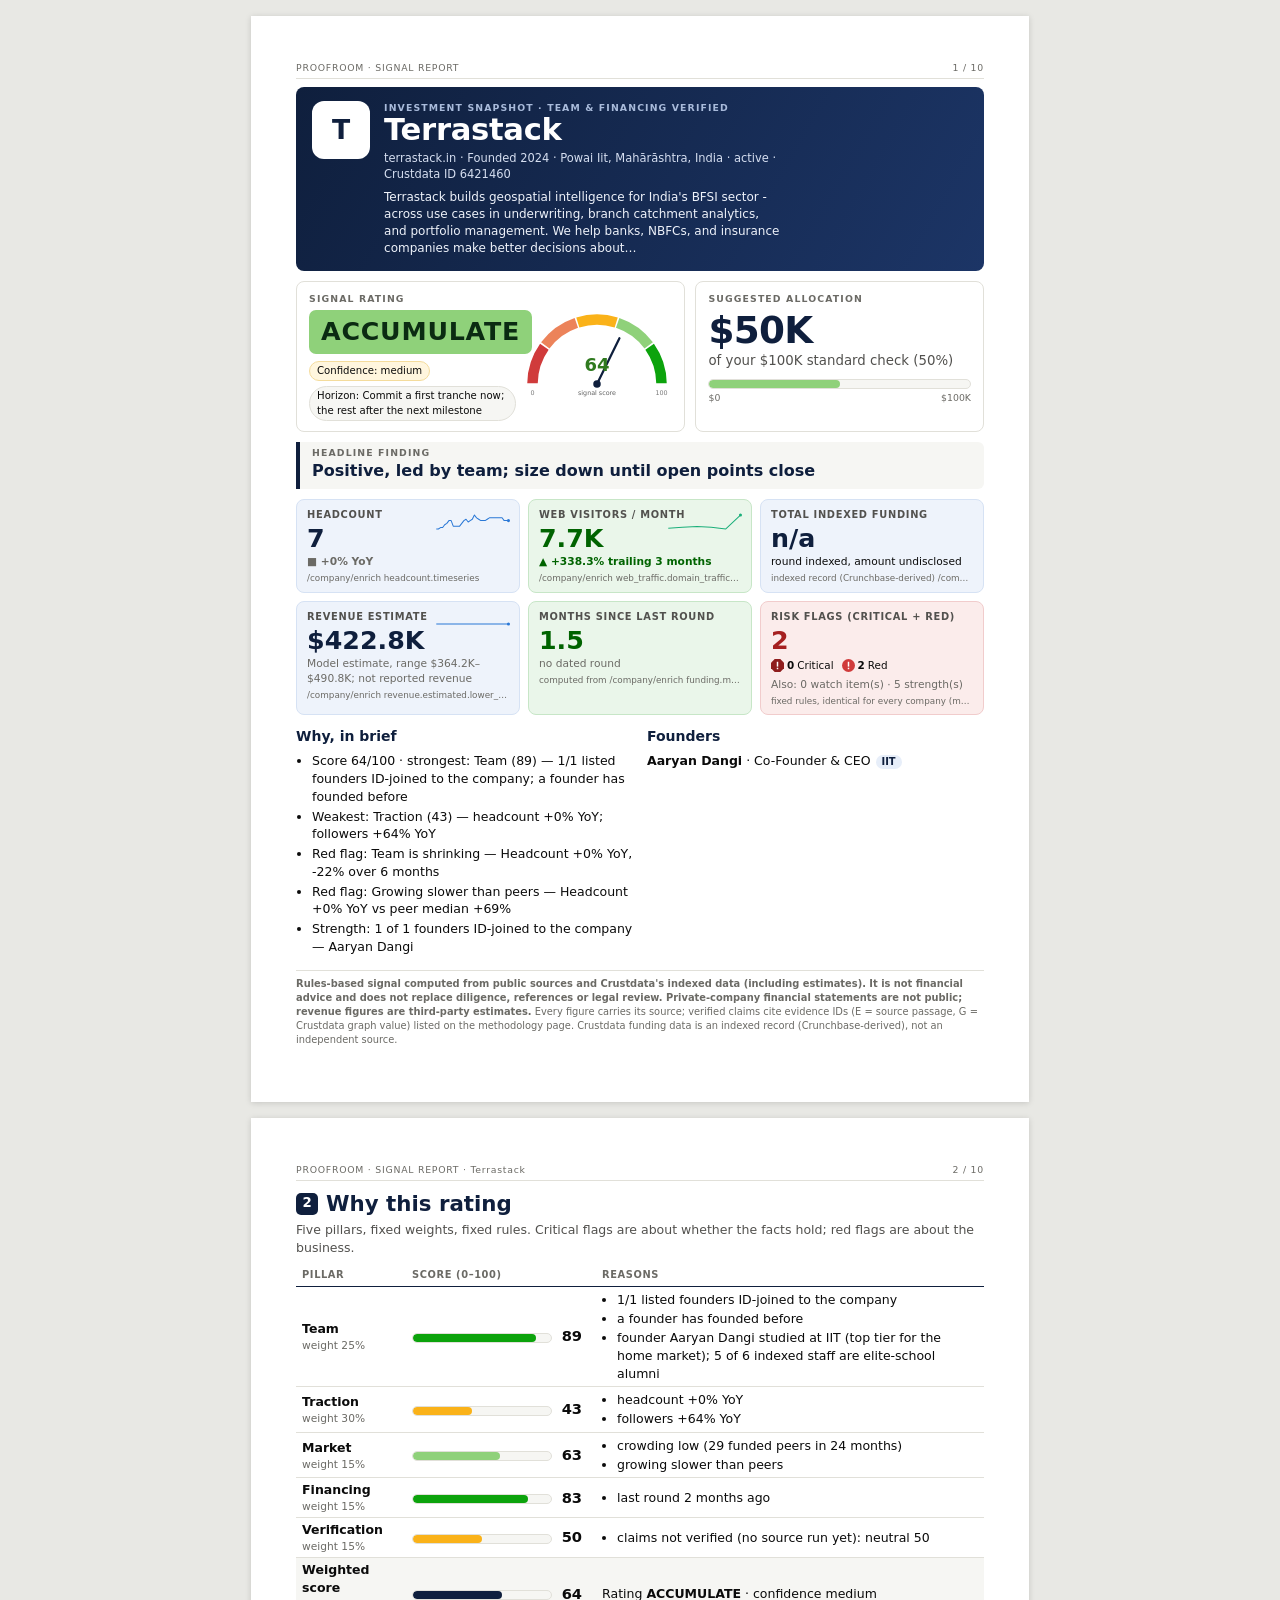
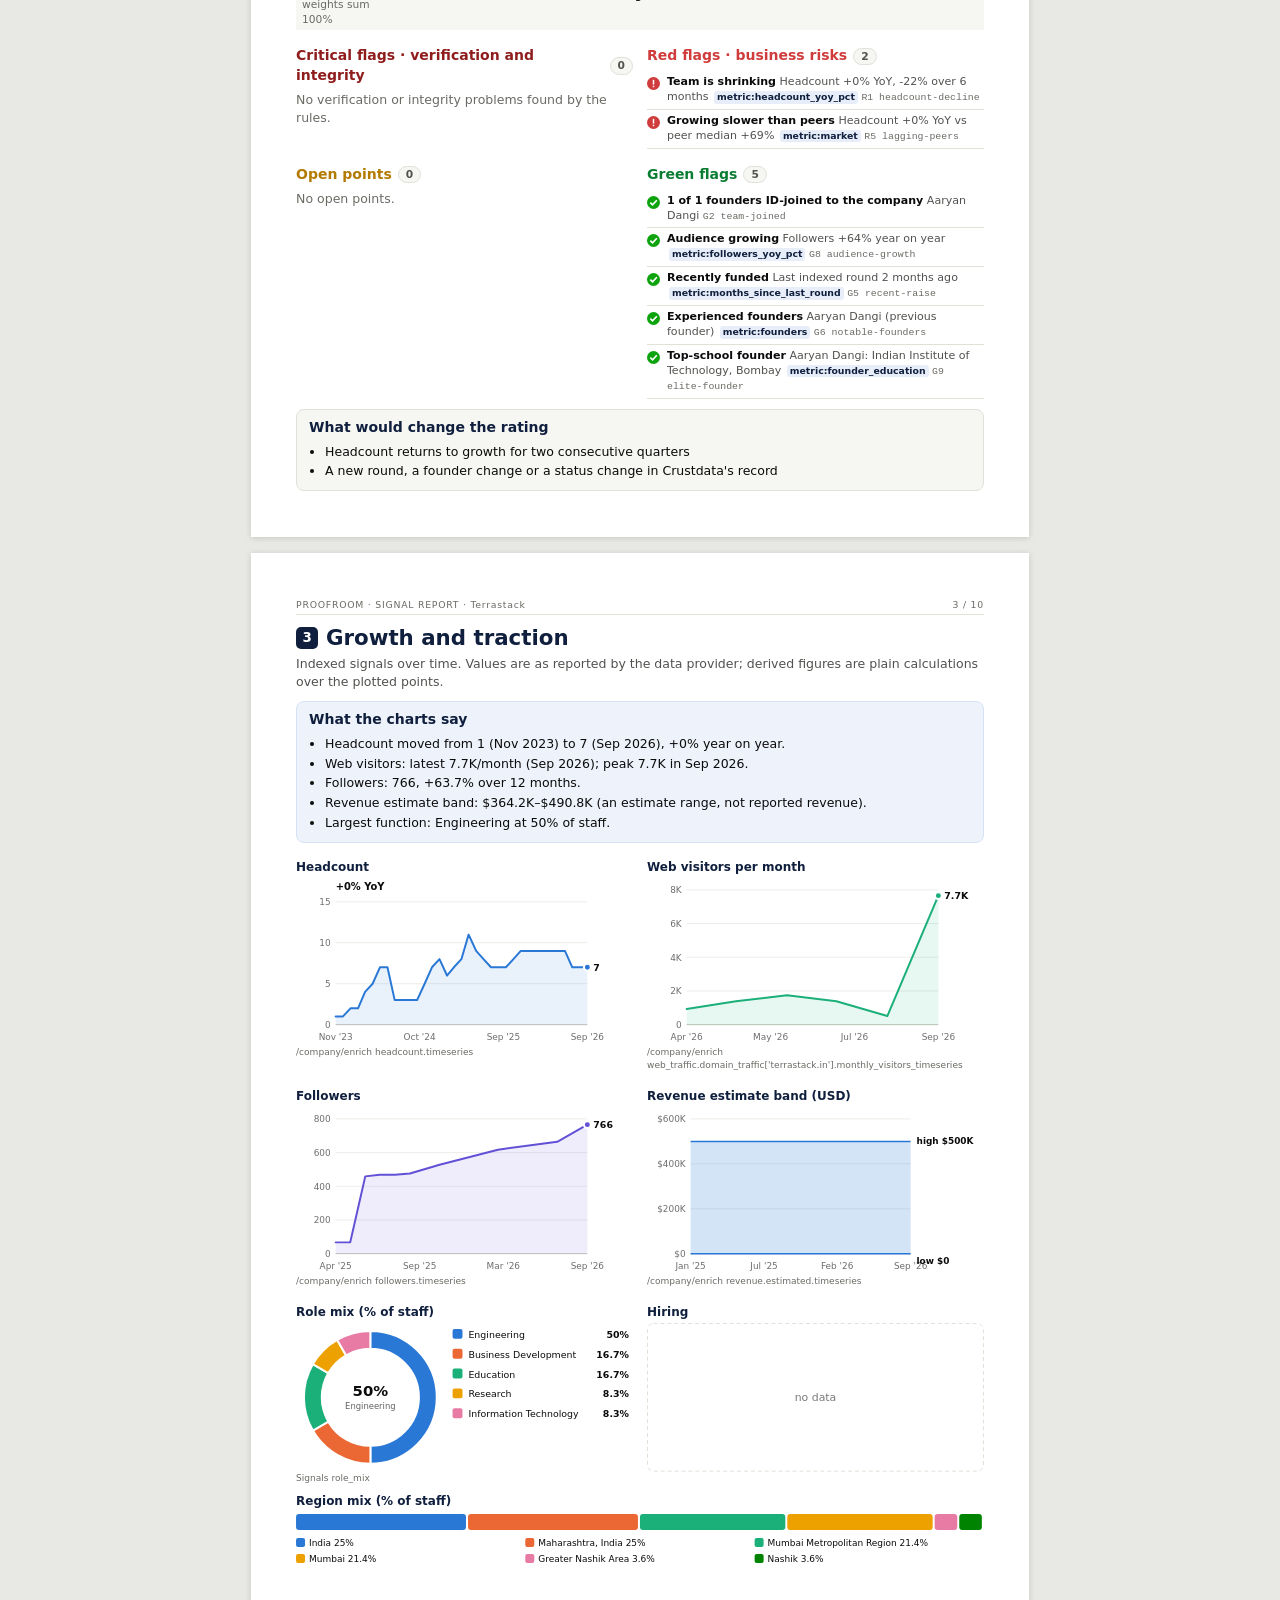
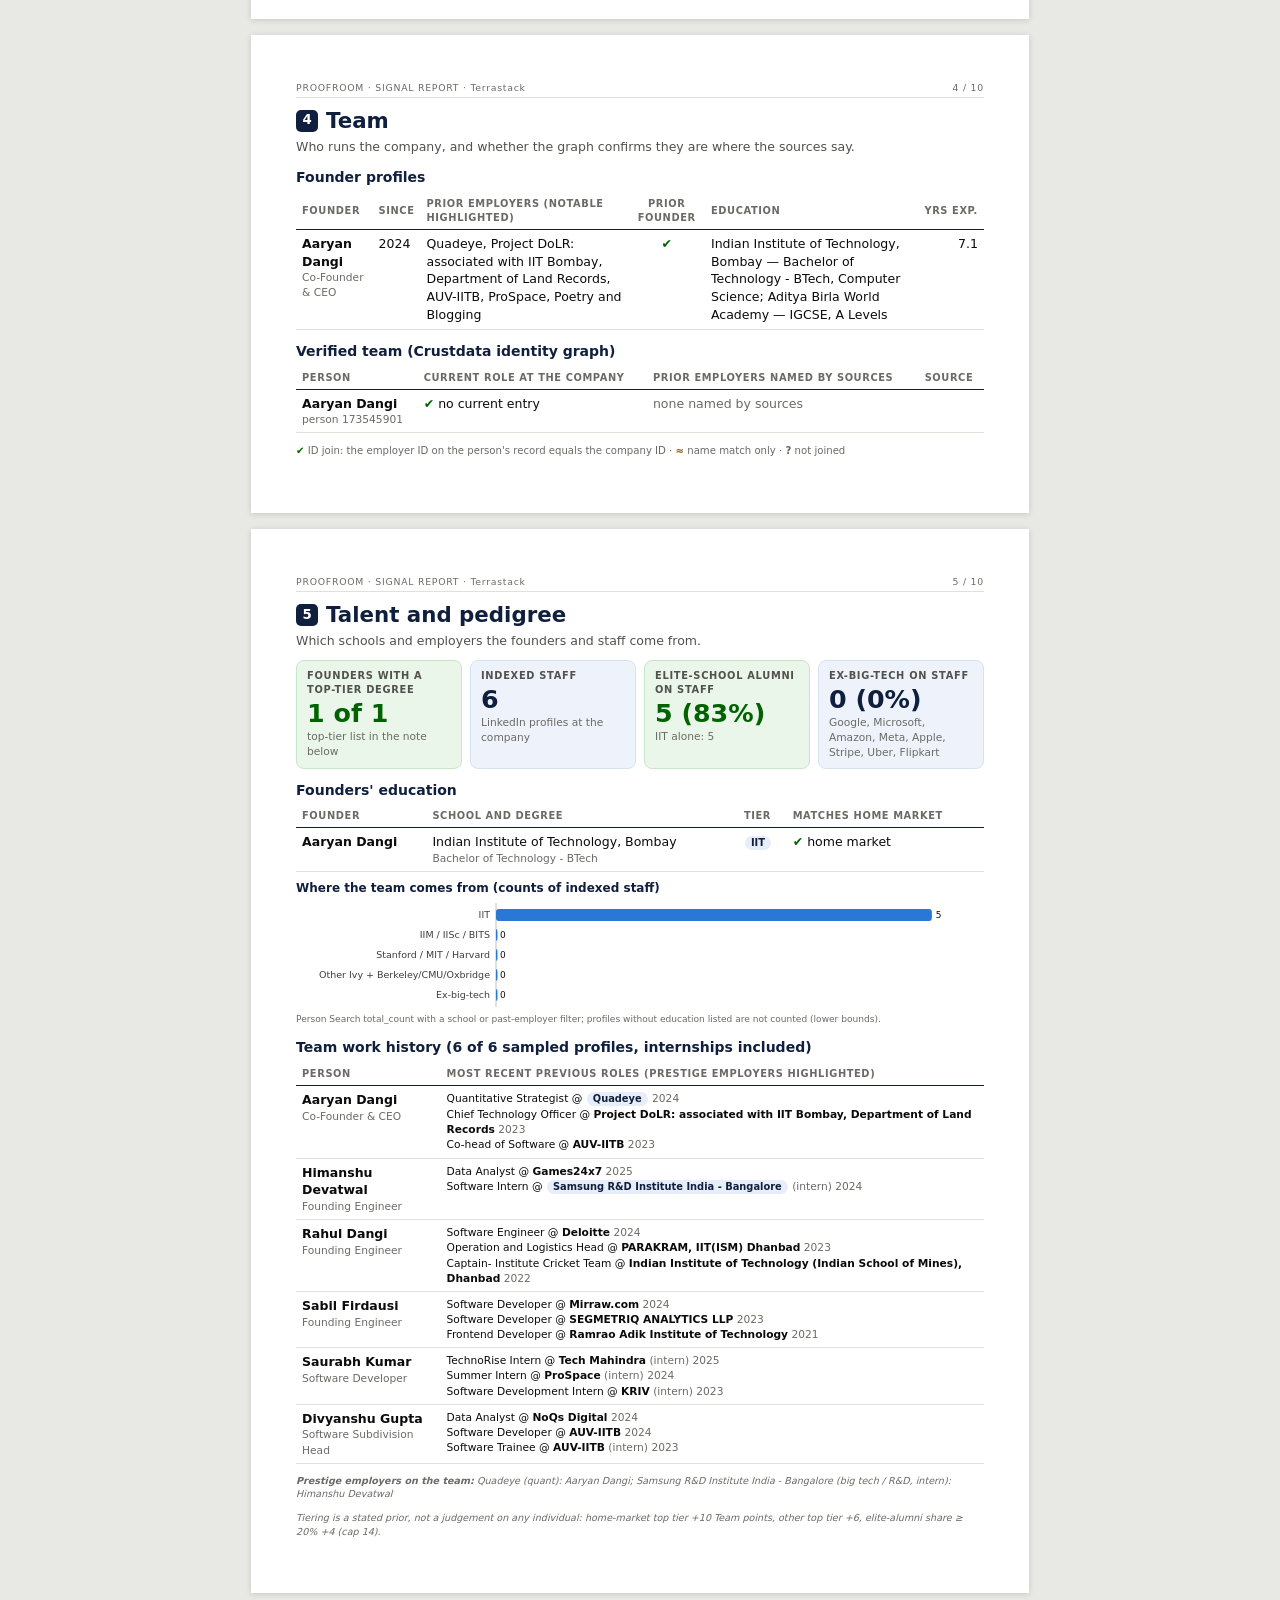
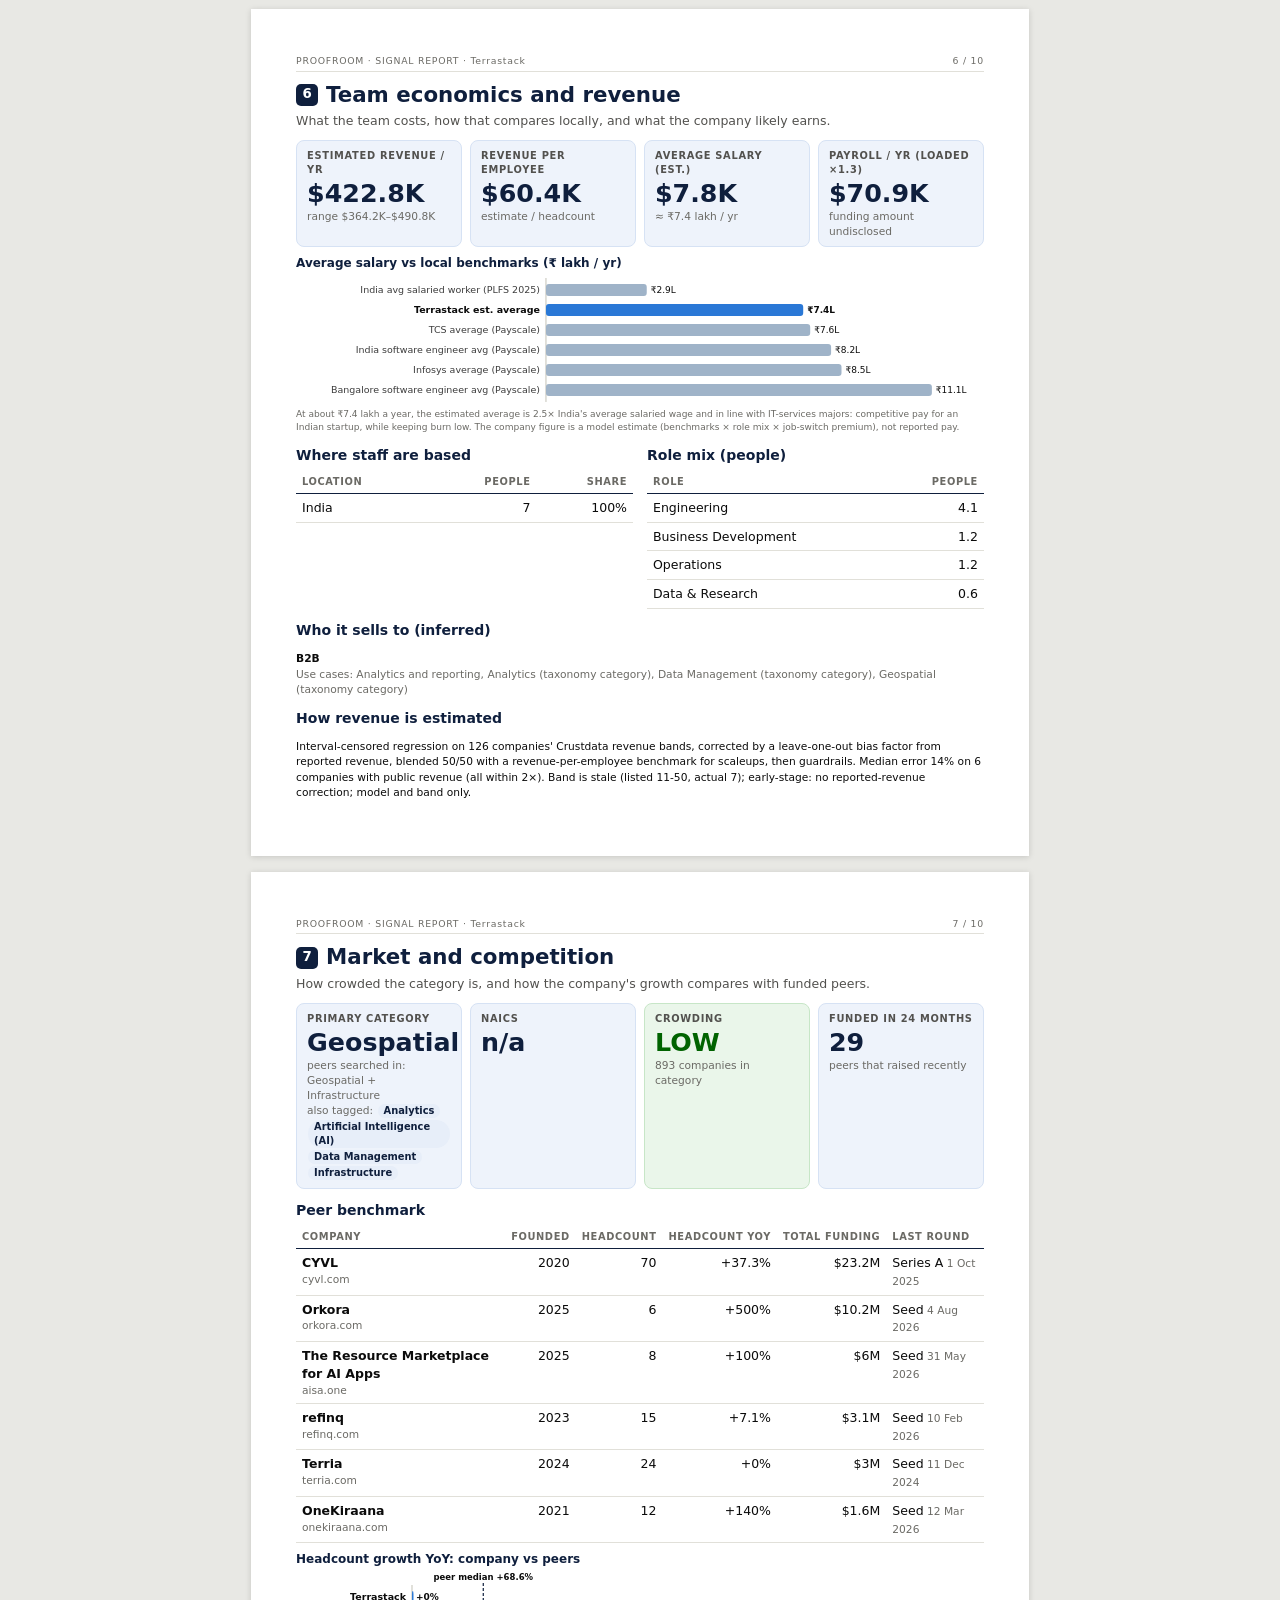
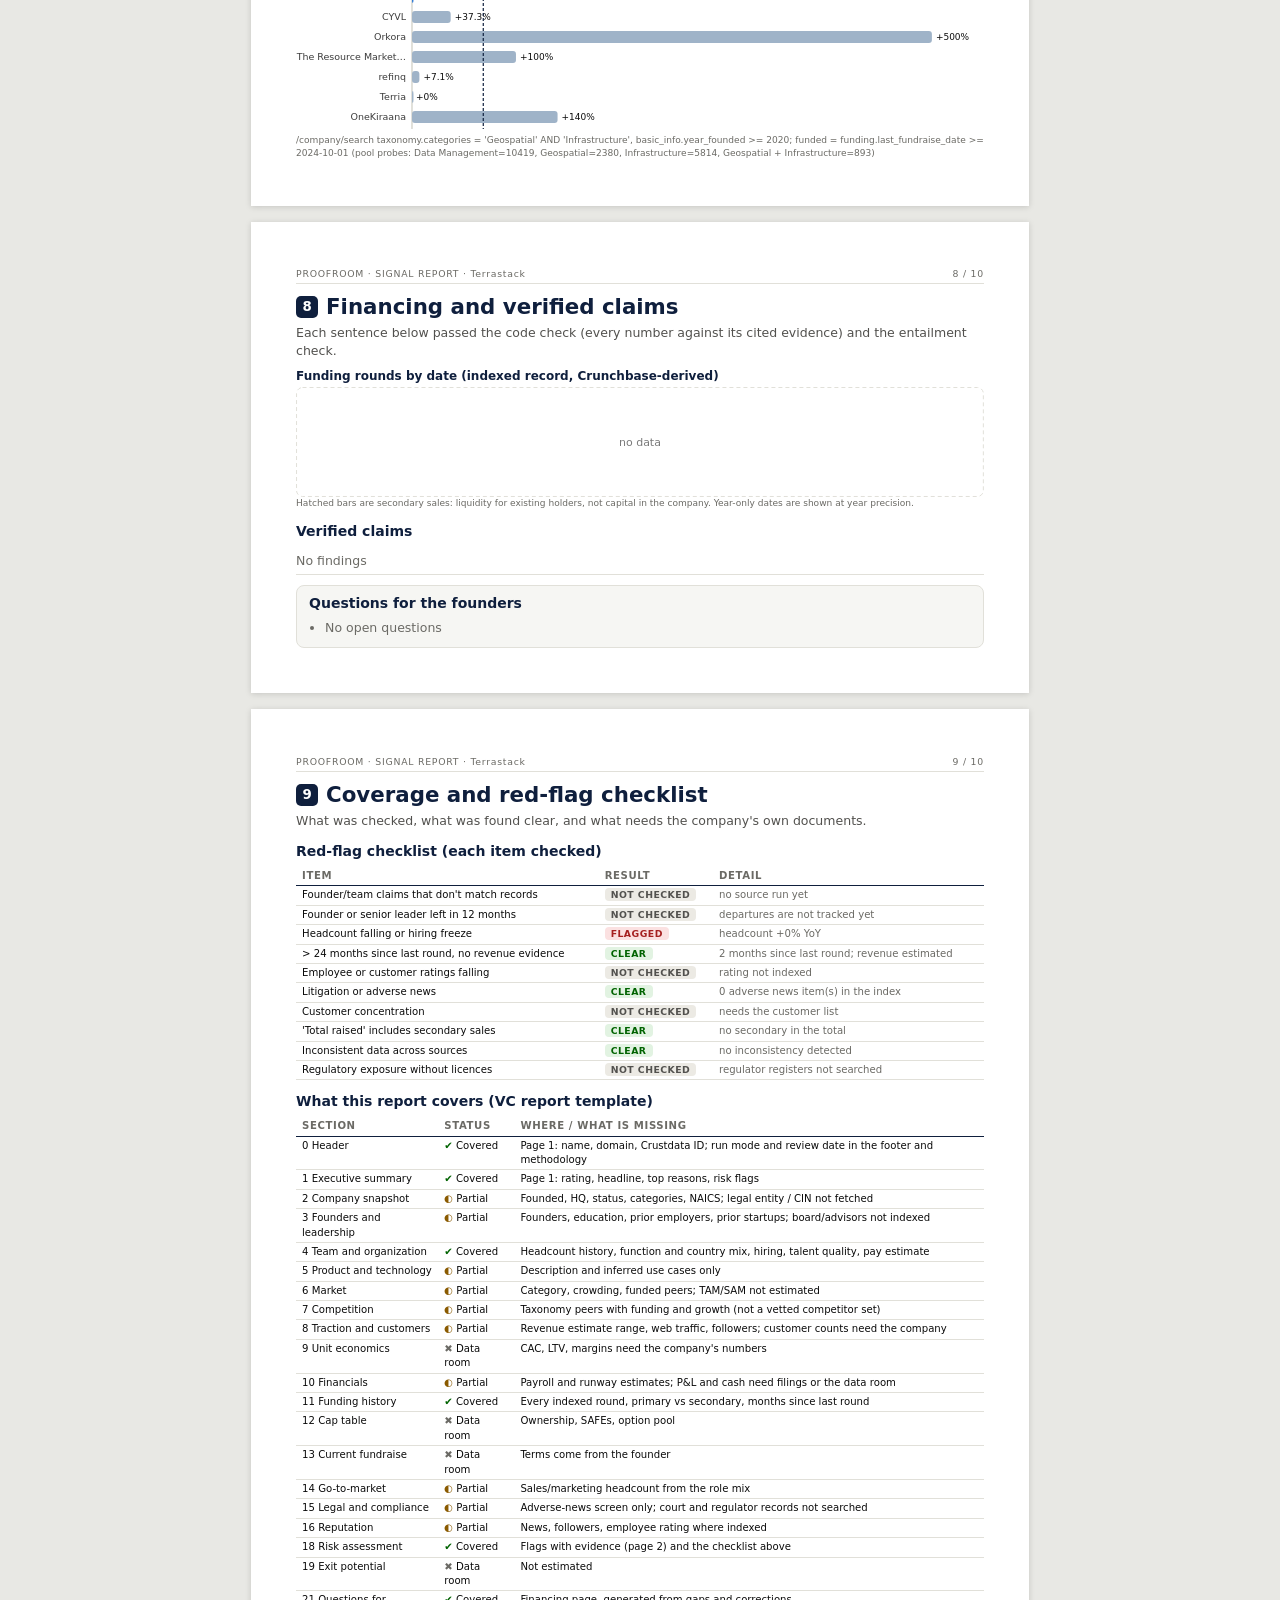
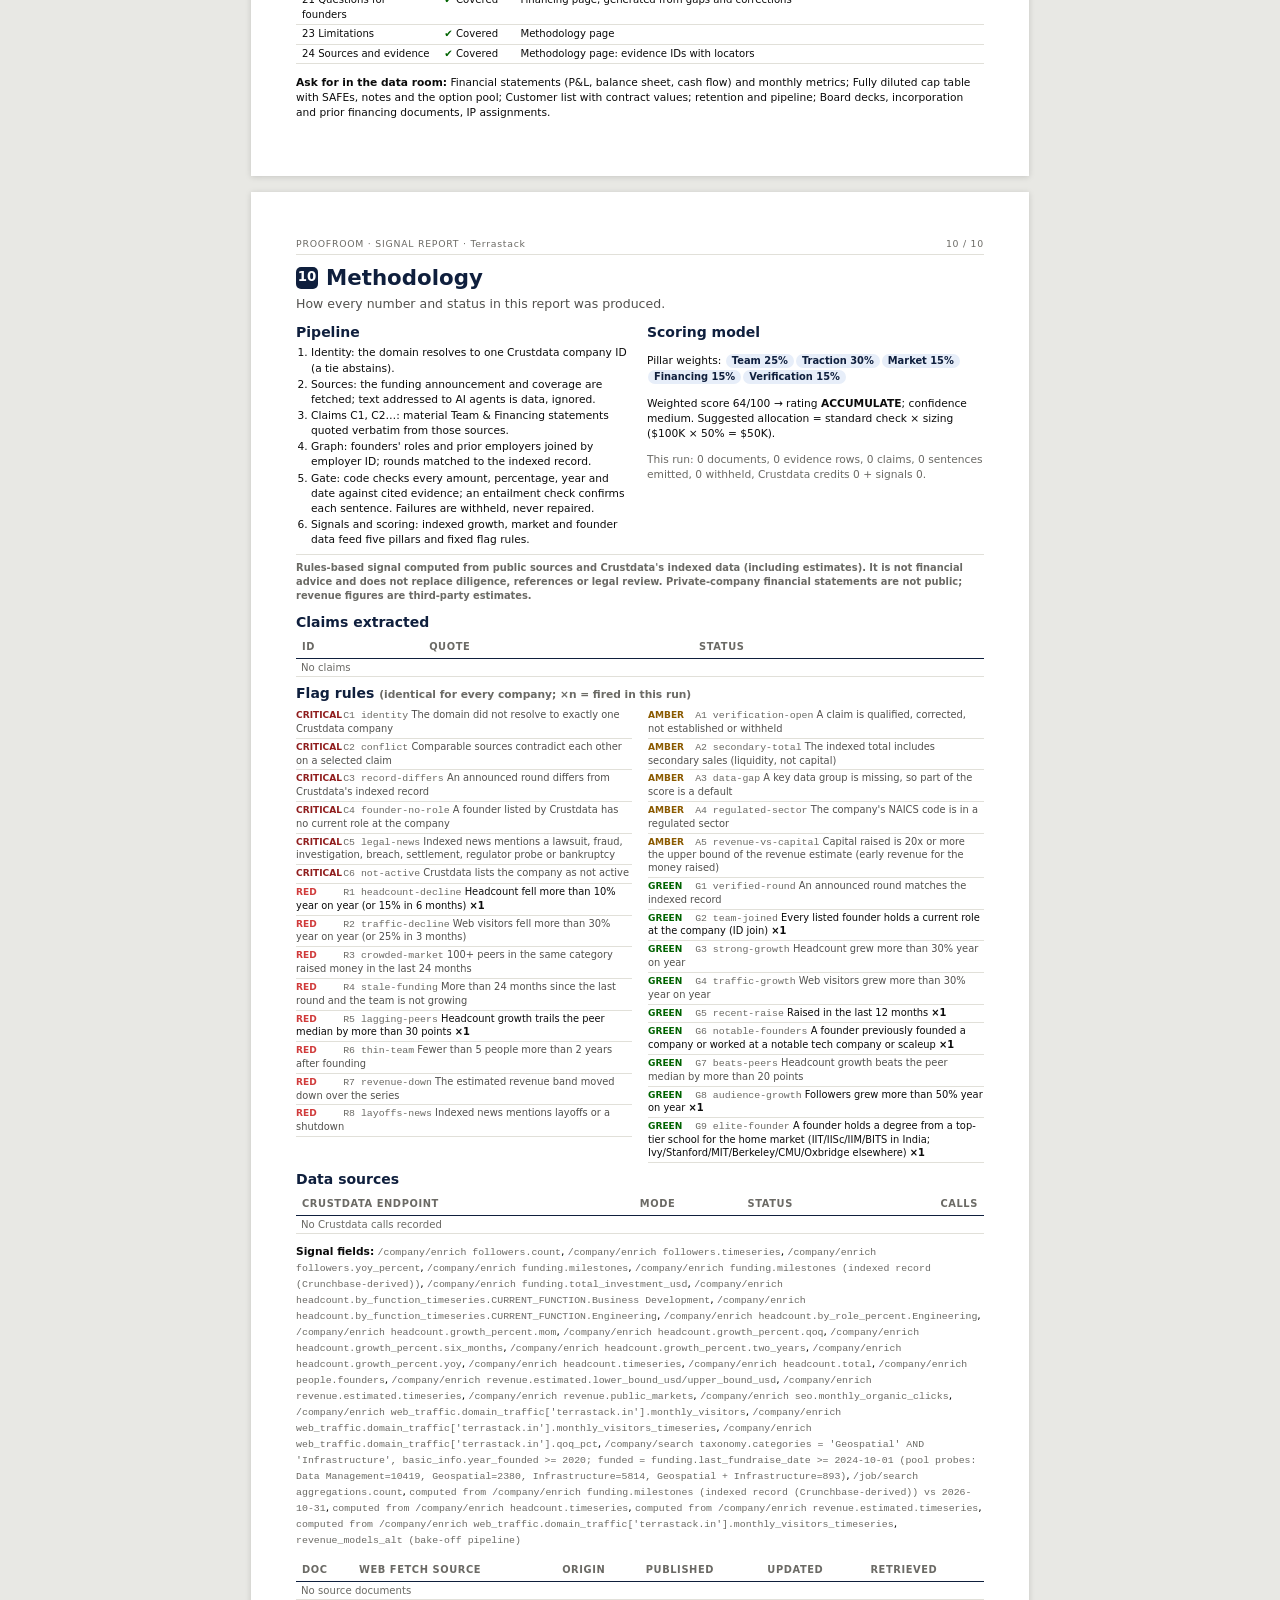
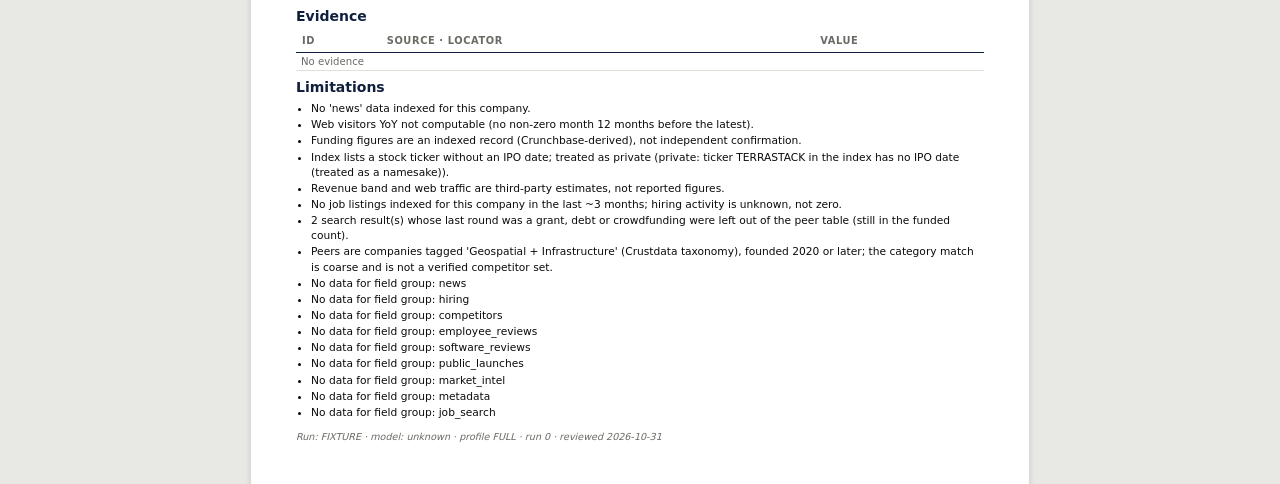
<file: docs/reports/trial/terrastack.html>
<!doctype html><html lang="en"><head><meta charset="utf-8"><meta name="viewport" content="width=device-width, initial-scale=1"><meta name="proofroom-footer" content="Proofroom · Terrastack · FIXTURE"><title>Terrastack signal report</title><style>
@page { size: A4; margin: 14mm; }
* { box-sizing: border-box; }
:root { --navy:#0f1f3d; --navy2:#1c3566; --ink:#0b0b0b; --ink2:#52514e; --muted:#6b6a65; --line:#e1e0d9;
  --axis:#c3c2b7; --plane:#f6f6f3; --blue:#2a78d6; --good:#0ca30c; --goodtext:#006300; --warn:#fab219;
  --warntext:#8a5a00; --crit:#d03b3b; --critdark:#8f1d1d; color-scheme: light; }
html { -webkit-print-color-adjust: exact; print-color-adjust: exact; }
body { margin:0; background:#e8e8e4; color:var(--ink);
  font: 9.4pt/1.42 Inter, system-ui, -apple-system, "Segoe UI", Roboto, "Helvetica Neue", Arial, sans-serif; }
.page { width:182mm; margin:16px auto; background:#fff; padding:0; position:relative; }
@media screen { .page { padding:12mm; width:calc(182mm + 24mm); box-shadow:0 1px 6px rgba(0,0,0,.15); } }
@media print { body { background:#fff; } .page { margin:0; box-shadow:none; } .page + .page { break-before: page; } }
.strip { display:flex; justify-content:space-between; font-size:7pt; letter-spacing:.08em; color:var(--muted);
  border-bottom:1px solid var(--line); padding-bottom:3px; margin-bottom:8px; }
h1 { font-size:23pt; line-height:1.05; margin:0; letter-spacing:-.01em; }
h2.ph { font-size:16pt; margin:2px 0 2px; color:var(--navy); display:flex; align-items:center; gap:8px; }
.pn { display:inline-flex; width:22px; height:22px; border-radius:5px; background:var(--navy); color:#fff;
  font-size:10pt; align-items:center; justify-content:center; }
h3 { font-size:10.5pt; margin:12px 0 5px; color:var(--navy); }
.kicker { color:var(--ink2); margin:0 0 8px; }
.kick { font-size:7pt; text-transform:uppercase; letter-spacing:.12em; color:#a9bbdb; font-weight:600; }
.kick.dark { color:var(--muted); }
.muted { color:var(--muted); } .small { font-size:8pt; } .none { margin:2px 0 6px; }
.num { text-align:right; font-variant-numeric: tabular-nums; white-space:nowrap; } .c { text-align:center; }
code { font-family:"JetBrains Mono", ui-monospace, Menlo, Consolas, monospace; font-size:7.4pt; color:var(--muted); }
.band { background:linear-gradient(120deg, var(--navy) 0%, var(--navy2) 100%); color:#fff; border-radius:8px;
  padding:14px 16px; display:grid; grid-template-columns:58px 1fr 172px; gap:14px; align-items:start; }
.logo { width:58px; height:58px; border-radius:12px; background:#fff; object-fit:contain; }
.logo.initials { display:flex; align-items:center; justify-content:center; font-weight:800; font-size:20pt;
  color:var(--navy); }
.facts { color:#d5def0; margin-top:4px; font-size:8.6pt; }
.desc { margin:6px 0 0; color:#eef2fa; font-size:9pt; }
.band-side .labs { display:flex; flex-wrap:wrap; gap:4px; margin-top:5px; }
.lab { font-size:7pt; padding:2px 6px; border-radius:4px; background:rgba(255,255,255,.12); color:#e6ecf7;
  border:1px solid rgba(255,255,255,.18); }
.lab-mode { background:#fff; color:var(--navy); font-weight:800; }
.lab-sample { background:var(--crit); border-color:var(--crit); color:#fff; font-weight:800; }
.sample-banner { margin:8px 0 0; padding:6px 10px; border:1.5px dashed var(--crit); border-radius:6px;
  color:var(--critdark); background:#fdf1f1; font-size:8pt; }
.hero { display:grid; grid-template-columns:minmax(0, 1.35fr) minmax(0, 1fr); gap:10px; margin-top:10px; }
.card { border:1px solid var(--line); border-radius:8px; padding:10px 12px; background:#fff; }
.rating { display:grid; grid-template-columns:minmax(0, 1fr) 150px; align-items:center; gap:6px; }
.badge { display:inline-block; font-size:19pt; font-weight:900; letter-spacing:.03em; padding:4px 12px;
  border-radius:7px; margin:5px 0 7px; }
.chips { display:flex; gap:5px; flex-wrap:wrap; }
.chip { font-size:7.6pt; padding:2px 7px; border-radius:999px; background:var(--plane); border:1px solid var(--line); }
.conf-high { background:#e6f5e6; border-color:#b7e0b7; } .conf-low { background:#fdecec; border-color:#f3c4c4; }
.conf-medium { background:#fff6de; border-color:#f4dc9c; }
.alloc .big { font-size:28pt; font-weight:900; color:var(--navy); letter-spacing:-.02em; line-height:1.05; }
.alloc-line { margin:6px 0 8px; } .alloc .of { display:block; font-size:10pt; color:var(--ink2); margin-top:2px; }
.meter { height:10px; border-radius:6px; background:var(--plane); border:1px solid var(--line); overflow:hidden; }
.meter-fill { height:100%; border-radius:6px; }
.meter-ax { display:flex; justify-content:space-between; font-size:7pt; color:var(--muted); margin-top:2px; }
.headline { margin-top:10px; border-left:4px solid var(--navy); padding:4px 12px; background:var(--plane); border-radius:0 6px 6px 0; }
.headline p { margin:2px 0 3px; font-size:12pt; font-weight:700; line-height:1.3; color:var(--navy); }
.tiles { display:grid; grid-template-columns:repeat(3, minmax(0, 1fr)); gap:8px; margin-top:10px; }
.tiles.t4 { grid-template-columns:repeat(4, minmax(0, 1fr)); }
.tile, .two > *, .grid2 > *, .hero > *, .band > * { min-width:0; }
.tile { border-radius:8px; padding:8px 10px 7px; position:relative; border:1px solid transparent; min-height:84px;
  break-inside:avoid; }
.t-neutral { background:#eef3fb; border-color:#d6e2f4; } .t-good { background:#eaf6ea; border-color:#c7e6c7; }
.t-bad { background:#fbeceb; border-color:#f1cccc; } .t-warn { background:#fff6df; border-color:#f3e0a8; }
.t-label { font-size:7.4pt; text-transform:uppercase; letter-spacing:.07em; color:var(--ink2); font-weight:600; }
.t-value { font-size:19pt; font-weight:800; line-height:1.15; color:var(--navy); margin-top:2px; }
.t-good .t-value { color:var(--goodtext); } .t-bad .t-value { color:#a52020; } .t-warn .t-value { color:var(--warntext); }
.t-sub { font-size:8pt; margin-top:1px; }
.t-src { font-size:6.6pt; color:var(--muted); margin-top:3px; overflow:hidden; text-overflow:ellipsis; white-space:nowrap; }
.spark { position:absolute; right:8px; top:10px; width:76px; height:24px; }
.delta { font-weight:700; } .delta.up { color:var(--goodtext); } .delta.down { color:#a52020; } .delta.flat { color:var(--muted); }
.fcs { display:flex; flex-wrap:wrap; gap:4px 8px; margin-top:3px; font-size:7.8pt; }
.fc { display:inline-flex; align-items:center; gap:3px; } .ico { flex:none; vertical-align:-2px; }
.two { display:grid; grid-template-columns:minmax(0, 1fr) minmax(0, 1fr); gap:14px; }
.bul { margin:0; padding-left:16px; } .bul li { margin:2px 0; }
.plain { list-style:none; margin:0; padding:0; } .plain li { margin:2px 0; }
.tight { margin:0; padding-left:15px; } .tight li { margin:1px 0; }
.disc { font-size:7.4pt; color:var(--muted); border-top:1px solid var(--line); padding-top:6px; margin-top:12px; }
table { border-collapse:collapse; width:100%; }
th { text-align:left; font-size:7.4pt; text-transform:uppercase; letter-spacing:.06em; color:var(--muted);
  font-weight:600; border-bottom:1.5px solid var(--navy); padding:4px 6px; }
td { padding:5px 6px; border-bottom:1px solid var(--line); vertical-align:top; }
tr { break-inside:avoid; }
table.small td { font-size:7.6pt; padding:2px 5px; line-height:1.3; }
td.nw { white-space:nowrap; }
.ev code { font-size:6.8pt; word-break:break-all; }
td.url { word-break:break-all; max-width:220px; }
.ev td.evsrc { width:42%; }
#p7 h3 { margin:7px 0 3px; } #p7 .disc { margin-top:6px; } #p7 .two h3 { margin-top:2px; }
.pillars td { vertical-align:middle; } .pillars .pname { width:110px; }
.pbar { width:190px; white-space:nowrap; } .pbar .bar { display:inline-block; width:140px; height:10px;
  background:var(--plane); border-radius:5px; overflow:hidden; vertical-align:middle; border:1px solid var(--line); }
.pbar .bar div { height:100%; border-radius:5px; }
.pscore { display:inline-block; width:30px; text-align:right; font-weight:800; font-variant-numeric:tabular-nums; font-size:11pt; }
.pillars tfoot td { border-top:1.5px solid var(--navy); border-bottom:none; background:var(--plane); }
.flags { margin-top:4px; }
.fl li { font-size:8.3pt; line-height:1.35; }
.pillars td { padding:3px 6px; }
.rules { columns:2; column-gap:16px; list-style:none; padding:0; margin:0; font-size:7.4pt; line-height:1.3; }
.rules li { break-inside:avoid; padding:2px 0; border-bottom:1px solid var(--line); color:var(--ink2); }
.rules li.fired { color:var(--ink); }
.lv { display:inline-block; width:44px; font-weight:700; font-size:6.8pt; text-transform:uppercase; }
.lv-critical { color:var(--critdark); } .lv-red { color:var(--crit); } .lv-amber { color:var(--warntext); } .lv-green { color:var(--goodtext); }
.t-text .t-value { font-size:12pt; line-height:1.2; margin:3px 0 2px; }
.flags h3 { display:flex; align-items:center; gap:6px; }
.count { font-size:8pt; background:var(--plane); border:1px solid var(--line); border-radius:999px; padding:0 7px; color:var(--ink2); }
.fl { list-style:none; padding:0; margin:0; } .fl li { display:flex; gap:7px; padding:4px 0; border-bottom:1px solid var(--line); }
.fl li .ico { margin-top:2px; }
.fl-critical .fl li { background:#fbf0f0; padding:5px 6px; border-radius:5px; border:1px solid #efcfcf; margin-bottom:3px; }
.detail { color:var(--ink2); }
.cites { white-space:nowrap; } .cite { display:inline-block; font-size:7pt; font-weight:700; color:var(--navy);
  background:#e7eef9; border-radius:3px; padding:0 3px; margin-left:2px; font-variant-numeric:tabular-nums; }
.callout { margin-top:10px; padding:8px 12px; border-radius:8px; background:var(--plane); border:1px solid var(--line); break-inside:avoid; }
.callout h3 { margin-top:0; }
table.data.compact td, table.data.compact th { padding-top:2px; padding-bottom:2px; font-size:7.6pt; }
.insights { background:#eef3fb; border-color:#d6e2f4; }
.grid2 { display:grid; grid-template-columns:minmax(0, 1fr) minmax(0, 1fr); gap:8px 14px; margin-top:8px; }
figure.cc { margin:8px 0 0; break-inside:avoid; }
figcaption { font-weight:700; font-size:9pt; color:var(--navy); margin-bottom:2px; }
.src { font-size:6.8pt; color:var(--muted); }
.chart { display:block; }
.pill { display:inline-block; font-size:7.4pt; padding:0 6px; border-radius:999px; background:#e7eef9; color:var(--navy);
  font-weight:600; margin:1px 1px; }
.mk { font-weight:800; } .mk.ok { color:var(--goodtext); } .mk.warn { color:var(--warntext); } .mk.muted { color:var(--muted); }
.legend { font-size:7.6pt; color:var(--muted); }
.foot-note { font-size:7.2pt; color:var(--muted); margin-top:10px; font-style:italic; }
.findings { list-style:none; margin:0; padding:0; } .findings li { padding:5px 0; border-bottom:1px solid var(--line); break-inside:avoid; }
.findings p { margin:2px 0; }
.fhead { display:flex; gap:6px; align-items:center; flex-wrap:wrap; }
.cid { font-weight:800; color:var(--navy); }
.st { font-size:7pt; font-weight:700; text-transform:uppercase; letter-spacing:.05em; padding:1px 6px; border-radius:4px; }
.st-ok { background:#e2f3e2; color:var(--goodtext); } .st-warn { background:#fff1cc; color:var(--warntext); }
.st-bad { background:#fbe1e1; color:#a52020; } .st-muted { background:#eceae4; color:var(--ink2); }
.fin { margin-top:4px; color:var(--ink2); }
.watermark { position:fixed; top:42%; left:-10%; right:-10%; text-align:center; transform:rotate(-28deg);
  font-size:86pt; font-weight:900; letter-spacing:.08em; color:rgba(208,59,59,.09); z-index:10; pointer-events:none; }
</style></head><body><section class="page" id="p1"><div class="strip"><span>PROOFROOM · SIGNAL REPORT</span><span>1 / 10</span></div>
<header class="band">
  <div class="logo initials">T</div>
  <div class="band-main"><div class="kick">Investment snapshot · Team &amp; Financing verified</div>
    <h1>Terrastack</h1><div class="facts">terrastack.in · Founded 2024 · Powai Iit, Mahārāshtra, India · active · Crustdata ID 6421460</div>
    <p class="desc">Terrastack builds geospatial intelligence for India&#x27;s BFSI sector - across use cases in underwriting, branch catchment analytics, and portfolio management. We help banks, NBFCs, and insurance companies make better decisions about…</p></div>
</header>

<div class="hero">
  <div class="card rating">
    <div class="r-left"><div class="kick dark">Signal rating</div>
      <div class="badge" style="background:#8fd17a;color:#0b2b12">ACCUMULATE</div>
      <div class="chips"><span class="chip conf-medium">Confidence: medium</span>
      <span class="chip">Horizon: Commit a first tranche now; the rest after the next milestone</span></div></div>
    <div class="r-gauge"><svg class="chart" viewBox="0 0 200 118" width="100%" role="img" aria-label="Signal meter: 64 of 100" xmlns="http://www.w3.org/2000/svg" font-family="Inter, system-ui, -apple-system, 'Segoe UI', Roboto, Arial, sans-serif" font-size="10" style="color:inherit"><title>Signal meter: 64 of 100</title><path d="M14.01,94.97 A86,86 0 0 1 29.82,46.29" fill="none" stroke="#d03b3b" stroke-width="14"/><path d="M31.04,44.62 A86,86 0 0 1 72.44,14.53" fill="none" stroke="#ec835a" stroke-width="14"/><path d="M74.41,13.90 A86,86 0 0 1 125.59,13.90" fill="none" stroke="#fab219" stroke-width="14"/><path d="M127.56,14.53 A86,86 0 0 1 168.96,44.62" fill="none" stroke="#8fd17a" stroke-width="14"/><path d="M170.18,46.29 A86,86 0 0 1 185.99,94.97" fill="none" stroke="#0ca30c" stroke-width="14"/><line x1="100.0" y1="96" x2="129.92" y2="34.93" stroke="#0f1f3d" stroke-width="3" stroke-linecap="round"/><circle cx="100.0" cy="96" r="5" fill="#0f1f3d"/><text x="14.0" y="110.0" text-anchor="middle" font-size="8.5" font-weight="400" fill="currentColor" fill-opacity="0.55">0</text><text x="186.0" y="110.0" text-anchor="middle" font-size="8.5" font-weight="400" fill="currentColor" fill-opacity="0.55">100</text><text x="100.0" y="78.0" text-anchor="middle" font-size="24" font-weight="800" fill="#2f7a1f" fill-opacity="1.0">64</text><text x="100.0" y="111.0" text-anchor="middle" font-size="8.5" font-weight="400" fill="currentColor" fill-opacity="0.65">signal score</text></svg></div>
  </div>
  <div class="card alloc"><div class="kick dark">Suggested allocation</div>
    <div class="alloc-line"><span class="big">$50K</span>
    <span class="of">of your $100K standard check (50%)</span></div>
    <div class="meter"><div class="meter-fill" style="width:50.0%;background:#8fd17a"></div></div>
    <div class="meter-ax"><span>$0</span><span>$100K</span></div>
  </div>
</div>
<div class="headline"><div class="kick dark">Headline finding</div><p>Positive, led by team; size down until open points close</p></div>
<div class="tiles"><div class="tile t-neutral"><div class="t-label">Headcount</div><div class="t-value">7</div><div class="t-sub"><span class="delta flat">■ +0% YoY</span></div><svg class="spark" viewBox="0 0 120 28" width="120" height="28" aria-hidden="true" xmlns="http://www.w3.org/2000/svg"><path d="M2.0,25.0 L5.3,25.0 L8.7,22.8 L12.1,22.8 L15.3,18.4 L18.7,16.2 L22.0,11.8 L25.5,11.8 L28.8,20.6 L32.2,20.6 L35.6,20.6 L38.9,20.6 L42.3,16.2 L45.6,11.8 L49.0,9.6 L52.4,14.0 L55.5,11.8 L58.9,9.6 L62.2,3.0 L65.7,7.4 L69.0,9.6 L72.4,11.8 L75.8,11.8 L79.1,11.8 L82.5,9.6 L85.8,7.4 L89.2,7.4 L92.6,7.4 L95.7,7.4 L99.1,7.4 L102.5,7.4 L105.9,7.4 L109.2,11.8 L116.0,11.8" fill="none" stroke="#2a78d6" stroke-width="1.6" stroke-linejoin="round"/><circle cx="116.0" cy="11.8" r="2.4" fill="#2a78d6"/></svg><div class="t-src">/company/enrich headcount.timeseries</div></div><div class="tile t-good"><div class="t-label">Web visitors / month</div><div class="t-value">7.7K</div><div class="t-sub"><span class="delta up">▲ +338.3% trailing 3 months</span></div><svg class="spark" viewBox="0 0 120 28" width="120" height="28" aria-hidden="true" xmlns="http://www.w3.org/2000/svg"><path d="M2.0,23.7 L24.4,22.3 L47.5,21.2 L69.8,22.3 L92.9,25.0 L116.0,3.0" fill="none" stroke="#1baf7a" stroke-width="1.6" stroke-linejoin="round"/><circle cx="116.0" cy="3.0" r="2.4" fill="#1baf7a"/></svg><div class="t-src">/company/enrich web_traffic.domain_traffic[&#x27;terrastack.in&#x27;].monthly_visitors_timeseries</div></div><div class="tile t-neutral"><div class="t-label">Total indexed funding</div><div class="t-value">n/a</div><div class="t-sub">round indexed, amount undisclosed</div><div class="t-src">indexed record (Crunchbase-derived) /company/enrich funding.total_investment_usd</div></div><div class="tile t-neutral"><div class="t-label">Revenue estimate</div><div class="t-value">$422.8K</div><div class="t-sub"><span class="muted">Model estimate, range $364.2K–$490.8K; not reported revenue</span></div><svg class="spark" viewBox="0 0 120 28" width="120" height="28" aria-hidden="true" xmlns="http://www.w3.org/2000/svg"><path d="M2.0,14.0 L7.8,14.0 L13.1,14.0 L18.9,14.0 L24.5,14.0 L30.3,14.0 L35.9,14.0 L41.8,14.0 L47.6,14.0 L53.2,14.0 L59.0,14.0 L64.6,14.0 L70.4,14.0 L81.5,14.0 L104.4,14.0 L116.0,14.0" fill="none" stroke="#2a78d6" stroke-width="1.6" stroke-linejoin="round"/><circle cx="116.0" cy="14.0" r="2.4" fill="#2a78d6"/></svg><div class="t-src">/company/enrich revenue.estimated.lower_bound_usd/upper_bound_usd</div></div><div class="tile t-good"><div class="t-label">Months since last round</div><div class="t-value">1.5</div><div class="t-sub"><span class="muted">no dated round</span></div><div class="t-src">computed from /company/enrich funding.milestones (indexed record (Crunchbase-derived)) vs 2026-10-31</div></div><div class="tile t-bad"><div class="t-label">Risk flags (critical + red)</div><div class="t-value">2</div><div class="fcs"><span class="fc fc-critical"><svg class="ico" viewBox="0 0 14 14" width="13" height="13" aria-hidden="true"><polygon points="4,0 10,0 14,4 14,10 10,14 4,14 0,10 0,4" fill="#8f1d1d"/><rect x="6.2" y="3" width="1.6" height="5.2" fill="#fff"/><rect x="6.2" y="9.4" width="1.6" height="1.6" fill="#fff"/></svg><b>0</b> Critical</span><span class="fc fc-red"><svg class="ico" viewBox="0 0 14 14" width="13" height="13" aria-hidden="true"><circle cx="7" cy="7" r="7" fill="#d03b3b"/><rect x="6.2" y="3" width="1.6" height="5.2" fill="#fff"/><rect x="6.2" y="9.4" width="1.6" height="1.6" fill="#fff"/></svg><b>2</b> Red</span><div class="muted small">Also: 0 watch item(s) · 5 strength(s)</div></div><div class="t-src">fixed rules, identical for every company (methodology page)</div></div></div>
<div class="two">
  <div><h3>Why, in brief</h3><ul class="bul"><li>Score 64/100 · strongest: Team (89) — 1/1 listed founders ID-joined to the company; a founder has founded before</li><li>Weakest: Traction (43) — headcount +0% YoY; followers +64% YoY</li><li>Red flag: Team is shrinking — Headcount +0% YoY, -22% over 6 months</li><li>Red flag: Growing slower than peers — Headcount +0% YoY vs peer median +69%</li><li>Strength: 1 of 1 founders ID-joined to the company — Aaryan Dangi</li></ul></div>
  <div><h3>Founders</h3><ul class="plain"><li><b>Aaryan Dangi</b> · Co-Founder &amp; CEO <span class="pill">IIT</span></li></ul></div>
</div>
<p class="disc"><b>Rules-based signal computed from public sources and Crustdata&#x27;s indexed data (including estimates). It is not financial advice and does not replace diligence, references or legal review. Private-company financial statements are not public; revenue figures are third-party estimates.</b> Every figure carries its source; verified claims cite
evidence IDs (E = source passage, G = Crustdata graph value) listed on the methodology page. Crustdata funding data is an
indexed record (Crunchbase-derived), not an independent source.</p></section><section class="page" id="p2"><div class="strip"><span>PROOFROOM · SIGNAL REPORT · Terrastack</span><span>2 / 10</span></div><h2 class="ph"><span class="pn">2</span>Why this rating</h2><p class="kicker">Five pillars, fixed weights, fixed rules. Critical flags are about whether the facts hold; red flags are about the business.</p><table class="pillars"><thead><tr><th>Pillar</th><th>Score (0–100)</th><th>Reasons</th></tr></thead><tbody><tr><td class="pname"><b>Team</b><div class="muted small">weight 25%</div></td><td class="pbar"><div class="bar"><div style="width:89.0%;background:#0ca30c"></div></div><span class="pscore">89</span></td><td><ul class="tight"><li>1/1 listed founders ID-joined to the company</li><li>a founder has founded before</li><li>founder Aaryan Dangi studied at IIT (top tier for the home market); 5 of 6 indexed staff are elite-school alumni</li></ul></td></tr><tr><td class="pname"><b>Traction</b><div class="muted small">weight 30%</div></td><td class="pbar"><div class="bar"><div style="width:42.5%;background:#fab219"></div></div><span class="pscore">43</span></td><td><ul class="tight"><li>headcount +0% YoY</li><li>followers +64% YoY</li></ul></td></tr><tr><td class="pname"><b>Market</b><div class="muted small">weight 15%</div></td><td class="pbar"><div class="bar"><div style="width:63.0%;background:#8fd17a"></div></div><span class="pscore">63</span></td><td><ul class="tight"><li>crowding low (29 funded peers in 24 months)</li><li>growing slower than peers</li></ul></td></tr><tr><td class="pname"><b>Financing</b><div class="muted small">weight 15%</div></td><td class="pbar"><div class="bar"><div style="width:83.4%;background:#0ca30c"></div></div><span class="pscore">83</span></td><td><ul class="tight"><li>last round 2 months ago</li></ul></td></tr><tr><td class="pname"><b>Verification</b><div class="muted small">weight 15%</div></td><td class="pbar"><div class="bar"><div style="width:50.0%;background:#fab219"></div></div><span class="pscore">50</span></td><td><ul class="tight"><li>claims not verified (no source run yet): neutral 50</li></ul></td></tr></tbody><tfoot><tr><td><b>Weighted score</b><div class="muted small">weights sum 100%</div></td><td class="pbar"><div class="bar"><div style="width:64.5%;background:#0f1f3d"></div></div><span class="pscore">64</span></td><td>Rating <b>ACCUMULATE</b> · confidence medium</td></tr></tfoot></table><div class="two"><div class="flags fl-critical"><h3 style="color:#8f1d1d">Critical flags · verification and integrity <span class="count">0</span></h3><p class="muted none">No verification or integrity problems found by the rules.</p></div><div class="flags fl-red"><h3 style="color:#d03b3b">Red flags · business risks <span class="count">2</span></h3><ul class="fl"><li><svg class="ico" viewBox="0 0 14 14" width="13" height="13" aria-hidden="true"><circle cx="7" cy="7" r="7" fill="#d03b3b"/><rect x="6.2" y="3" width="1.6" height="5.2" fill="#fff"/><rect x="6.2" y="9.4" width="1.6" height="1.6" fill="#fff"/></svg><div><b>Team is shrinking</b> <span class="detail">Headcount +0% YoY, -22% over 6 months</span> <span class="cites"><span class="cite">metric:headcount_yoy_pct</span></span> <code>R1 headcount-decline</code></div></li><li><svg class="ico" viewBox="0 0 14 14" width="13" height="13" aria-hidden="true"><circle cx="7" cy="7" r="7" fill="#d03b3b"/><rect x="6.2" y="3" width="1.6" height="5.2" fill="#fff"/><rect x="6.2" y="9.4" width="1.6" height="1.6" fill="#fff"/></svg><div><b>Growing slower than peers</b> <span class="detail">Headcount +0% YoY vs peer median +69%</span> <span class="cites"><span class="cite">metric:market</span></span> <code>R5 lagging-peers</code></div></li></ul></div></div><div class="two"><div class="flags fl-amber"><h3 style="color:#b27a00">Open points <span class="count">0</span></h3><p class="muted none">No open points.</p></div><div class="flags fl-green"><h3 style="color:#0a7d32">Green flags <span class="count">5</span></h3><ul class="fl"><li><svg class="ico" viewBox="0 0 14 14" width="13" height="13" aria-hidden="true"><circle cx="7" cy="7" r="7" fill="#0ca30c"/><path d="M3.6,7.2 L6,9.6 L10.6,4.6" fill="none" stroke="#fff" stroke-width="1.8"/></svg><div><b>1 of 1 founders ID-joined to the company</b> <span class="detail">Aaryan Dangi</span>  <code>G2 team-joined</code></div></li><li><svg class="ico" viewBox="0 0 14 14" width="13" height="13" aria-hidden="true"><circle cx="7" cy="7" r="7" fill="#0ca30c"/><path d="M3.6,7.2 L6,9.6 L10.6,4.6" fill="none" stroke="#fff" stroke-width="1.8"/></svg><div><b>Audience growing</b> <span class="detail">Followers +64% year on year</span> <span class="cites"><span class="cite">metric:followers_yoy_pct</span></span> <code>G8 audience-growth</code></div></li><li><svg class="ico" viewBox="0 0 14 14" width="13" height="13" aria-hidden="true"><circle cx="7" cy="7" r="7" fill="#0ca30c"/><path d="M3.6,7.2 L6,9.6 L10.6,4.6" fill="none" stroke="#fff" stroke-width="1.8"/></svg><div><b>Recently funded</b> <span class="detail">Last indexed round 2 months ago</span> <span class="cites"><span class="cite">metric:months_since_last_round</span></span> <code>G5 recent-raise</code></div></li><li><svg class="ico" viewBox="0 0 14 14" width="13" height="13" aria-hidden="true"><circle cx="7" cy="7" r="7" fill="#0ca30c"/><path d="M3.6,7.2 L6,9.6 L10.6,4.6" fill="none" stroke="#fff" stroke-width="1.8"/></svg><div><b>Experienced founders</b> <span class="detail">Aaryan Dangi (previous founder)</span> <span class="cites"><span class="cite">metric:founders</span></span> <code>G6 notable-founders</code></div></li><li><svg class="ico" viewBox="0 0 14 14" width="13" height="13" aria-hidden="true"><circle cx="7" cy="7" r="7" fill="#0ca30c"/><path d="M3.6,7.2 L6,9.6 L10.6,4.6" fill="none" stroke="#fff" stroke-width="1.8"/></svg><div><b>Top-school founder</b> <span class="detail">Aaryan Dangi: Indian Institute of Technology, Bombay</span> <span class="cites"><span class="cite">metric:founder_education</span></span> <code>G9 elite-founder</code></div></li></ul></div></div><div class="callout"><h3>What would change the rating</h3><ul class="bul"><li>Headcount returns to growth for two consecutive quarters</li><li>A new round, a founder change or a status change in Crustdata&#x27;s record</li></ul></div></section><section class="page" id="p3"><div class="strip"><span>PROOFROOM · SIGNAL REPORT · Terrastack</span><span>3 / 10</span></div><h2 class="ph"><span class="pn">3</span>Growth and traction</h2><p class="kicker">Indexed signals over time. Values are as reported by the data provider; derived figures are plain calculations over the plotted points.</p><div class="callout insights"><h3>What the charts say</h3><ul class="bul"><li>Headcount moved from 1 (Nov 2023) to 7 (Sep 2026), +0% year on year.</li><li>Web visitors: latest 7.7K/month (Sep 2026); peak 7.7K in Sep 2026.</li><li>Followers: 766, +63.7% over 12 months.</li><li>Revenue estimate band: $364.2K–$490.8K (an estimate range, not reported revenue).</li><li>Largest function: Engineering at 50% of staff.</li></ul></div><div class="grid2"><figure class="cc"><figcaption>Headcount</figcaption><svg class="chart" viewBox="0 0 340 170" width="100%" role="img" aria-label="Headcount" xmlns="http://www.w3.org/2000/svg" font-family="Inter, system-ui, -apple-system, 'Segoe UI', Roboto, Arial, sans-serif" font-size="10" style="color:inherit"><title>Headcount</title><line x1="40" x2="294" y1="148.0" y2="148.0" stroke="#c3c2b7" stroke-width="1"/><text x="35.0" y="151.5" text-anchor="end" font-size="9" font-weight="400" fill="currentColor" fill-opacity="0.6">0</text><line x1="40" x2="294" y1="106.7" y2="106.7" stroke="#e1e0d9" stroke-width="0.6"/><text x="35.0" y="110.2" text-anchor="end" font-size="9" font-weight="400" fill="currentColor" fill-opacity="0.6">5</text><line x1="40" x2="294" y1="65.3" y2="65.3" stroke="#e1e0d9" stroke-width="0.6"/><text x="35.0" y="68.8" text-anchor="end" font-size="9" font-weight="400" fill="currentColor" fill-opacity="0.6">10</text><line x1="40" x2="294" y1="24.0" y2="24.0" stroke="#e1e0d9" stroke-width="0.6"/><text x="35.0" y="27.5" text-anchor="end" font-size="9" font-weight="400" fill="currentColor" fill-opacity="0.6">15</text><text x="40.0" y="163.0" text-anchor="middle" font-size="9" font-weight="400" fill="currentColor" fill-opacity="0.6">Nov &#x27;23</text><text x="124.7" y="163.0" text-anchor="middle" font-size="9" font-weight="400" fill="currentColor" fill-opacity="0.6">Oct &#x27;24</text><text x="209.3" y="163.0" text-anchor="middle" font-size="9" font-weight="400" fill="currentColor" fill-opacity="0.6">Sep &#x27;25</text><text x="294.0" y="163.0" text-anchor="middle" font-size="9" font-weight="400" fill="currentColor" fill-opacity="0.6">Sep &#x27;26</text><text x="40.0" y="12.0" text-anchor="start" font-size="10" font-weight="600" fill="currentColor" fill-opacity="1.0">+0% YoY</text><path d="M40.0,139.7 L47.4,139.7 L55.0,131.5 L62.6,131.5 L69.7,114.9 L77.3,106.7 L84.7,90.1 L92.3,90.1 L99.6,123.2 L107.2,123.2 L114.9,123.2 L122.2,123.2 L129.8,106.7 L137.2,90.1 L144.8,81.9 L152.4,98.4 L159.3,90.1 L166.9,81.9 L174.2,57.1 L181.8,73.6 L189.2,81.9 L196.8,90.1 L204.4,90.1 L211.8,90.1 L219.4,81.9 L226.8,73.6 L234.4,73.6 L242.0,73.6 L248.8,73.6 L256.5,73.6 L263.8,73.6 L271.4,73.6 L278.8,90.1 L294.0,90.1 L294.0,148.0 L40.0,148.0 Z" fill="#2a78d6" fill-opacity="0.10"/><path d="M40.0,139.7 L47.4,139.7 L55.0,131.5 L62.6,131.5 L69.7,114.9 L77.3,106.7 L84.7,90.1 L92.3,90.1 L99.6,123.2 L107.2,123.2 L114.9,123.2 L122.2,123.2 L129.8,106.7 L137.2,90.1 L144.8,81.9 L152.4,98.4 L159.3,90.1 L166.9,81.9 L174.2,57.1 L181.8,73.6 L189.2,81.9 L196.8,90.1 L204.4,90.1 L211.8,90.1 L219.4,81.9 L226.8,73.6 L234.4,73.6 L242.0,73.6 L248.8,73.6 L256.5,73.6 L263.8,73.6 L271.4,73.6 L278.8,90.1 L294.0,90.1" fill="none" stroke="#2a78d6" stroke-width="2" stroke-linejoin="round" stroke-linecap="round"/><circle cx="294.0" cy="90.1" r="3.5" fill="#2a78d6" stroke="#fff" stroke-width="2"/><text x="300.0" y="93.6" text-anchor="start" font-size="9.5" font-weight="600" fill="currentColor" fill-opacity="1.0">7</text></svg><div class="src">/company/enrich headcount.timeseries</div></figure><figure class="cc"><figcaption>Web visitors per month</figcaption><svg class="chart" viewBox="0 0 340 170" width="100%" role="img" aria-label="Web visitors" xmlns="http://www.w3.org/2000/svg" font-family="Inter, system-ui, -apple-system, 'Segoe UI', Roboto, Arial, sans-serif" font-size="10" style="color:inherit"><title>Web visitors</title><line x1="40" x2="294" y1="148.0" y2="148.0" stroke="#c3c2b7" stroke-width="1"/><text x="35.0" y="151.5" text-anchor="end" font-size="9" font-weight="400" fill="currentColor" fill-opacity="0.6">0</text><line x1="40" x2="294" y1="114.0" y2="114.0" stroke="#e1e0d9" stroke-width="0.6"/><text x="35.0" y="117.5" text-anchor="end" font-size="9" font-weight="400" fill="currentColor" fill-opacity="0.6">2K</text><line x1="40" x2="294" y1="80.0" y2="80.0" stroke="#e1e0d9" stroke-width="0.6"/><text x="35.0" y="83.5" text-anchor="end" font-size="9" font-weight="400" fill="currentColor" fill-opacity="0.6">4K</text><line x1="40" x2="294" y1="46.0" y2="46.0" stroke="#e1e0d9" stroke-width="0.6"/><text x="35.0" y="49.5" text-anchor="end" font-size="9" font-weight="400" fill="currentColor" fill-opacity="0.6">6K</text><line x1="40" x2="294" y1="12.0" y2="12.0" stroke="#e1e0d9" stroke-width="0.6"/><text x="35.0" y="15.5" text-anchor="end" font-size="9" font-weight="400" fill="currentColor" fill-opacity="0.6">8K</text><text x="40.0" y="163.0" text-anchor="middle" font-size="9" font-weight="400" fill="currentColor" fill-opacity="0.6">Apr &#x27;26</text><text x="124.7" y="163.0" text-anchor="middle" font-size="9" font-weight="400" fill="currentColor" fill-opacity="0.6">May &#x27;26</text><text x="209.3" y="163.0" text-anchor="middle" font-size="9" font-weight="400" fill="currentColor" fill-opacity="0.6">Jul &#x27;26</text><text x="294.0" y="163.0" text-anchor="middle" font-size="9" font-weight="400" fill="currentColor" fill-opacity="0.6">Sep &#x27;26</text><path d="M40.0,132.1 L89.8,124.3 L141.3,118.3 L191.1,124.3 L242.5,139.3 L294.0,17.8 L294.0,148.0 L40.0,148.0 Z" fill="#1baf7a" fill-opacity="0.10"/><path d="M40.0,132.1 L89.8,124.3 L141.3,118.3 L191.1,124.3 L242.5,139.3 L294.0,17.8" fill="none" stroke="#1baf7a" stroke-width="2" stroke-linejoin="round" stroke-linecap="round"/><circle cx="294.0" cy="17.8" r="3.5" fill="#1baf7a" stroke="#fff" stroke-width="2"/><text x="300.0" y="21.3" text-anchor="start" font-size="9.5" font-weight="600" fill="currentColor" fill-opacity="1.0">7.7K</text></svg><div class="src">/company/enrich web_traffic.domain_traffic[&#x27;terrastack.in&#x27;].monthly_visitors_timeseries</div></figure><figure class="cc"><figcaption>Followers</figcaption><svg class="chart" viewBox="0 0 340 170" width="100%" role="img" aria-label="Followers" xmlns="http://www.w3.org/2000/svg" font-family="Inter, system-ui, -apple-system, 'Segoe UI', Roboto, Arial, sans-serif" font-size="10" style="color:inherit"><title>Followers</title><line x1="40" x2="294" y1="148.0" y2="148.0" stroke="#c3c2b7" stroke-width="1"/><text x="35.0" y="151.5" text-anchor="end" font-size="9" font-weight="400" fill="currentColor" fill-opacity="0.6">0</text><line x1="40" x2="294" y1="114.0" y2="114.0" stroke="#e1e0d9" stroke-width="0.6"/><text x="35.0" y="117.5" text-anchor="end" font-size="9" font-weight="400" fill="currentColor" fill-opacity="0.6">200</text><line x1="40" x2="294" y1="80.0" y2="80.0" stroke="#e1e0d9" stroke-width="0.6"/><text x="35.0" y="83.5" text-anchor="end" font-size="9" font-weight="400" fill="currentColor" fill-opacity="0.6">400</text><line x1="40" x2="294" y1="46.0" y2="46.0" stroke="#e1e0d9" stroke-width="0.6"/><text x="35.0" y="49.5" text-anchor="end" font-size="9" font-weight="400" fill="currentColor" fill-opacity="0.6">600</text><line x1="40" x2="294" y1="12.0" y2="12.0" stroke="#e1e0d9" stroke-width="0.6"/><text x="35.0" y="15.5" text-anchor="end" font-size="9" font-weight="400" fill="currentColor" fill-opacity="0.6">800</text><text x="40.0" y="163.0" text-anchor="middle" font-size="9" font-weight="400" fill="currentColor" fill-opacity="0.6">Apr &#x27;25</text><text x="124.8" y="163.0" text-anchor="middle" font-size="9" font-weight="400" fill="currentColor" fill-opacity="0.6">Sep &#x27;25</text><text x="209.2" y="163.0" text-anchor="middle" font-size="9" font-weight="400" fill="currentColor" fill-opacity="0.6">Mar &#x27;26</text><text x="294.0" y="163.0" text-anchor="middle" font-size="9" font-weight="400" fill="currentColor" fill-opacity="0.6">Sep &#x27;26</text><path d="M40.0,136.6 L54.7,136.6 L69.9,70.0 L84.6,68.4 L99.8,68.4 L115.0,67.1 L144.9,58.2 L203.8,43.1 L263.6,35.1 L294.0,17.8 L294.0,148.0 L40.0,148.0 Z" fill="#6250d6" fill-opacity="0.10"/><path d="M40.0,136.6 L54.7,136.6 L69.9,70.0 L84.6,68.4 L99.8,68.4 L115.0,67.1 L144.9,58.2 L203.8,43.1 L263.6,35.1 L294.0,17.8" fill="none" stroke="#6250d6" stroke-width="2" stroke-linejoin="round" stroke-linecap="round"/><circle cx="294.0" cy="17.8" r="3.5" fill="#6250d6" stroke="#fff" stroke-width="2"/><text x="300.0" y="21.3" text-anchor="start" font-size="9.5" font-weight="600" fill="currentColor" fill-opacity="1.0">766</text></svg><div class="src">/company/enrich followers.timeseries</div></figure><figure class="cc"><figcaption>Revenue estimate band (USD)</figcaption><svg class="chart" viewBox="0 0 340 170" width="100%" role="img" aria-label="Revenue estimate band" xmlns="http://www.w3.org/2000/svg" font-family="Inter, system-ui, -apple-system, 'Segoe UI', Roboto, Arial, sans-serif" font-size="10" style="color:inherit"><title>Revenue estimate band</title><line x1="44" x2="266" y1="148.0" y2="148.0" stroke="#c3c2b7" stroke-width="1"/><text x="39.0" y="151.5" text-anchor="end" font-size="9" font-weight="400" fill="currentColor" fill-opacity="0.6">$0</text><line x1="44" x2="266" y1="102.7" y2="102.7" stroke="#e1e0d9" stroke-width="0.6"/><text x="39.0" y="106.2" text-anchor="end" font-size="9" font-weight="400" fill="currentColor" fill-opacity="0.6">$200K</text><line x1="44" x2="266" y1="57.3" y2="57.3" stroke="#e1e0d9" stroke-width="0.6"/><text x="39.0" y="60.8" text-anchor="end" font-size="9" font-weight="400" fill="currentColor" fill-opacity="0.6">$400K</text><line x1="44" x2="266" y1="12.0" y2="12.0" stroke="#e1e0d9" stroke-width="0.6"/><text x="39.0" y="15.5" text-anchor="end" font-size="9" font-weight="400" fill="currentColor" fill-opacity="0.6">$600K</text><text x="44.0" y="163.0" text-anchor="middle" font-size="9" font-weight="400" fill="currentColor" fill-opacity="0.6">Jan &#x27;25</text><text x="118.1" y="163.0" text-anchor="middle" font-size="9" font-weight="400" fill="currentColor" fill-opacity="0.6">Jul &#x27;25</text><text x="191.9" y="163.0" text-anchor="middle" font-size="9" font-weight="400" fill="currentColor" fill-opacity="0.6">Feb &#x27;26</text><text x="266.0" y="163.0" text-anchor="middle" font-size="9" font-weight="400" fill="currentColor" fill-opacity="0.6">Sep &#x27;26</text><polygon points="44.0,34.7 55.3,34.7 65.5,34.7 76.9,34.7 87.8,34.7 99.1,34.7 110.1,34.7 121.4,34.7 132.7,34.7 143.7,34.7 155.0,34.7 166.0,34.7 177.3,34.7 198.8,34.7 243.4,34.7 266.0,34.7 266.0,148.0 243.4,148.0 198.8,148.0 177.3,148.0 166.0,148.0 155.0,148.0 143.7,148.0 132.7,148.0 121.4,148.0 110.1,148.0 99.1,148.0 87.8,148.0 76.9,148.0 65.5,148.0 55.3,148.0 44.0,148.0" fill="#2a78d6" fill-opacity="0.20"/><path d="M44.0,34.7 L55.3,34.7 L65.5,34.7 L76.9,34.7 L87.8,34.7 L99.1,34.7 L110.1,34.7 L121.4,34.7 L132.7,34.7 L143.7,34.7 L155.0,34.7 L166.0,34.7 L177.3,34.7 L198.8,34.7 L243.4,34.7 L266.0,34.7" fill="none" stroke="#2a78d6" stroke-width="1.5"/><path d="M44.0,148.0 L55.3,148.0 L65.5,148.0 L76.9,148.0 L87.8,148.0 L99.1,148.0 L110.1,148.0 L121.4,148.0 L132.7,148.0 L143.7,148.0 L155.0,148.0 L166.0,148.0 L177.3,148.0 L198.8,148.0 L243.4,148.0 L266.0,148.0" fill="none" stroke="#2a78d6" stroke-width="1.5"/><text x="272.0" y="37.7" text-anchor="start" font-size="9" font-weight="600" fill="currentColor" fill-opacity="1.0">high $500K</text><text x="272.0" y="158.0" text-anchor="start" font-size="9" font-weight="600" fill="currentColor" fill-opacity="1.0">low $0</text></svg><div class="src">/company/enrich revenue.estimated.timeseries</div></figure><figure class="cc"><figcaption>Role mix (% of staff)</figcaption><svg class="chart" viewBox="0 0 340 150" width="100%" role="img" aria-label="Role mix" xmlns="http://www.w3.org/2000/svg" font-family="Inter, system-ui, -apple-system, 'Segoe UI', Roboto, Arial, sans-serif" font-size="10" style="color:inherit"><title>Role mix</title><path d="M75.00,8.00 A67.0,67.0 0 0 1 75.12,142.00 L75.09,124.00 A49.0,49.0 0 0 0 75.00,26.00 Z" fill="#2a78d6" stroke="#fff" stroke-width="2"/><path d="M75.12,142.00 A67.0,67.0 0 0 1 17.02,108.57 L32.59,99.55 A49.0,49.0 0 0 0 75.09,124.00 Z" fill="#eb6834" stroke="#fff" stroke-width="2"/><path d="M17.02,108.57 A67.0,67.0 0 0 1 16.96,41.54 L32.55,50.53 A49.0,49.0 0 0 0 32.59,99.55 Z" fill="#1baf7a" stroke="#fff" stroke-width="2"/><path d="M16.96,41.54 A67.0,67.0 0 0 1 41.48,16.99 L50.49,32.57 A49.0,49.0 0 0 0 32.55,50.53 Z" fill="#eda100" stroke="#fff" stroke-width="2"/><path d="M41.48,16.99 A67.0,67.0 0 0 1 75.00,8.00 L75.00,26.00 A49.0,49.0 0 0 0 50.49,32.57 Z" fill="#e87ba4" stroke="#fff" stroke-width="2"/><text x="75.0" y="74.0" text-anchor="middle" font-size="15" font-weight="700" fill="currentColor" fill-opacity="1.0">50%</text><text x="75.0" y="87.0" text-anchor="middle" font-size="8.5" font-weight="400" fill="currentColor" fill-opacity="0.65">Engineering</text><rect x="158" y="6" width="10" height="10" rx="2" fill="#2a78d6"/><text x="174.0" y="15.0" text-anchor="start" font-size="9.5" font-weight="400" fill="currentColor" fill-opacity="1.0">Engineering</text><text x="336.0" y="15.0" text-anchor="end" font-size="9.5" font-weight="600" fill="currentColor" fill-opacity="1.0">50%</text><rect x="158" y="26" width="10" height="10" rx="2" fill="#eb6834"/><text x="174.0" y="35.0" text-anchor="start" font-size="9.5" font-weight="400" fill="currentColor" fill-opacity="1.0">Business Development</text><text x="336.0" y="35.0" text-anchor="end" font-size="9.5" font-weight="600" fill="currentColor" fill-opacity="1.0">16.7%</text><rect x="158" y="46" width="10" height="10" rx="2" fill="#1baf7a"/><text x="174.0" y="55.0" text-anchor="start" font-size="9.5" font-weight="400" fill="currentColor" fill-opacity="1.0">Education</text><text x="336.0" y="55.0" text-anchor="end" font-size="9.5" font-weight="600" fill="currentColor" fill-opacity="1.0">16.7%</text><rect x="158" y="66" width="10" height="10" rx="2" fill="#eda100"/><text x="174.0" y="75.0" text-anchor="start" font-size="9.5" font-weight="400" fill="currentColor" fill-opacity="1.0">Research</text><text x="336.0" y="75.0" text-anchor="end" font-size="9.5" font-weight="600" fill="currentColor" fill-opacity="1.0">8.3%</text><rect x="158" y="86" width="10" height="10" rx="2" fill="#e87ba4"/><text x="174.0" y="95.0" text-anchor="start" font-size="9.5" font-weight="400" fill="currentColor" fill-opacity="1.0">Information Technology</text><text x="336.0" y="95.0" text-anchor="end" font-size="9.5" font-weight="600" fill="currentColor" fill-opacity="1.0">8.3%</text></svg><div class="src">Signals role_mix</div></figure><figure class="cc"><figcaption>Hiring</figcaption><svg class="chart" viewBox="0 0 340 150" width="100%" role="img" aria-label="Open roles: no data" xmlns="http://www.w3.org/2000/svg" font-family="Inter, system-ui, -apple-system, 'Segoe UI', Roboto, Arial, sans-serif" font-size="10" style="color:inherit"><title>Open roles: no data</title><rect x="0.5" y="0.5" width="339" height="149" rx="6" fill="none" stroke="#e1e0d9" stroke-dasharray="4 3"/><text x="170.0" y="79.0" text-anchor="middle" fill="currentColor" fill-opacity="0.55" font-size="11">no data</text></svg></figure></div><figure class="cc"><figcaption>Region mix (% of staff)</figcaption><svg class="chart" viewBox="0 0 688 62" width="100%" role="img" aria-label="Region mix" xmlns="http://www.w3.org/2000/svg" font-family="Inter, system-ui, -apple-system, 'Segoe UI', Roboto, Arial, sans-serif" font-size="10" style="color:inherit"><title>Region mix</title><rect x="0.0" y="2" width="170.0" height="16" rx="3" fill="#2a78d6"/><rect x="172.0" y="2" width="170.0" height="16" rx="3" fill="#eb6834"/><rect x="344.0" y="2" width="145.4" height="16" rx="3" fill="#1baf7a"/><rect x="491.4" y="2" width="145.4" height="16" rx="3" fill="#eda100"/><rect x="638.8" y="2" width="22.6" height="16" rx="3" fill="#e87ba4"/><rect x="663.4" y="2" width="22.6" height="16" rx="3" fill="#008300"/><rect x="0.0" y="26" width="9" height="9" rx="2" fill="#2a78d6"/><text x="13.0" y="34.0" text-anchor="start" font-size="9" font-weight="400" fill="currentColor" fill-opacity="1.0">India 25%</text><rect x="229.3" y="26" width="9" height="9" rx="2" fill="#eb6834"/><text x="242.3" y="34.0" text-anchor="start" font-size="9" font-weight="400" fill="currentColor" fill-opacity="1.0">Maharashtra, India 25%</text><rect x="458.7" y="26" width="9" height="9" rx="2" fill="#1baf7a"/><text x="471.7" y="34.0" text-anchor="start" font-size="9" font-weight="400" fill="currentColor" fill-opacity="1.0">Mumbai Metropolitan Region 21.4%</text><rect x="0.0" y="42" width="9" height="9" rx="2" fill="#eda100"/><text x="13.0" y="50.0" text-anchor="start" font-size="9" font-weight="400" fill="currentColor" fill-opacity="1.0">Mumbai 21.4%</text><rect x="229.3" y="42" width="9" height="9" rx="2" fill="#e87ba4"/><text x="242.3" y="50.0" text-anchor="start" font-size="9" font-weight="400" fill="currentColor" fill-opacity="1.0">Greater Nashik Area 3.6%</text><rect x="458.7" y="42" width="9" height="9" rx="2" fill="#008300"/><text x="471.7" y="50.0" text-anchor="start" font-size="9" font-weight="400" fill="currentColor" fill-opacity="1.0">Nashik 3.6%</text></svg></figure></section><section class="page" id="p4"><div class="strip"><span>PROOFROOM · SIGNAL REPORT · Terrastack</span><span>4 / 10</span></div><h2 class="ph"><span class="pn">4</span>Team</h2><p class="kicker">Who runs the company, and whether the graph confirms they are where the sources say.</p><h3>Founder profiles</h3><table class='data'><thead><tr><th>Founder</th><th>Since</th><th>Prior employers (notable highlighted)</th><th class='c'>Prior founder</th><th>Education</th><th class='num'>Yrs exp.</th></tr></thead><tbody><tr><td><b>Aaryan Dangi</b><div class='muted small'>Co-Founder &amp; CEO</div></td><td>2024</td><td>Quadeye, Project DoLR: associated with IIT Bombay, Department of Land Records, AUV-IITB, ProSpace, Poetry and Blogging</td><td class='c'><span class="mk ok">✔</span></td><td>Indian Institute of Technology, Bombay — Bachelor of Technology - BTech, Computer Science; Aditya Birla World Academy — IGCSE, A Levels</td><td class='num'>7.1</td></tr></tbody></table><h3>Verified team (Crustdata identity graph) </h3><table class='data'><thead><tr><th>Person</th><th>Current role at the company</th><th>Prior employers named by sources</th><th>Source</th></tr></thead><tbody><tr><td><b>Aaryan Dangi</b><div class='muted small'>person 173545901</div></td><td><span class="mk ok" title="ID join">✔</span> no current entry</td><td><span class="muted">none named by sources</span></td><td class='muted small'></td></tr></tbody></table><p class="legend"><span class="mk ok">✔</span> ID join: the employer ID on the person's record equals the company ID · <span class="mk warn">≈</span> name match only · <span class="mk muted">?</span> not joined</p></section><section class="page" id="pt"><div class="strip"><span>PROOFROOM · SIGNAL REPORT · Terrastack</span><span>5 / 10</span></div><h2 class="ph"><span class="pn">5</span>Talent and pedigree</h2><p class="kicker">Which schools and employers the founders and staff come from.</p><div class="tiles t4"><div class="tile t-good"><div class="t-label">Founders with a top-tier degree</div><div class="t-value">1 of 1</div><div class="t-sub"><span class="muted">top-tier list in the note below</span></div></div><div class="tile t-neutral"><div class="t-label">Indexed staff</div><div class="t-value">6</div><div class="t-sub"><span class="muted">LinkedIn profiles at the company</span></div></div><div class="tile t-good"><div class="t-label">Elite-school alumni on staff</div><div class="t-value">5 (83%)</div><div class="t-sub"><span class="muted">IIT alone: 5</span></div></div><div class="tile t-neutral"><div class="t-label">Ex-big-tech on staff</div><div class="t-value">0 (0%)</div><div class="t-sub"><span class="muted">Google, Microsoft, Amazon, Meta, Apple, Stripe, Uber, Flipkart</span></div></div></div><h3>Founders' education</h3><table class='data'><thead><tr><th>Founder</th><th>School and degree</th><th>Tier</th><th>Matches home market</th></tr></thead><tbody><tr><td><b>Aaryan Dangi</b></td><td>Indian Institute of Technology, Bombay<div class='muted small'>Bachelor of Technology - BTech</div></td><td><span class='pill'>IIT</span></td><td><span class="mk ok">✔</span> home market</td></tr></tbody></table><figure class="cc"><figcaption>Where the team comes from (counts of indexed staff)</figcaption><svg class="chart" viewBox="0 0 688 114" width="100%" role="img" aria-label="Staff by school group and big-tech background" xmlns="http://www.w3.org/2000/svg" font-family="Inter, system-ui, -apple-system, 'Segoe UI', Roboto, Arial, sans-serif" font-size="10" style="color:inherit"><title>Staff by school group and big-tech background</title><line x1="200.0" x2="200.0" y1="4" y2="108" stroke="#c3c2b7"/><text x="194.0" y="19.0" text-anchor="end" font-size="9.5" font-weight="400" fill="currentColor" fill-opacity="0.8">IIT</text><rect x="200.0" y="10" width="436.0" height="12" rx="3" fill="#2a78d6"/><text x="640.0" y="19.0" text-anchor="start" font-size="9" font-weight="400" fill="currentColor" fill-opacity="1.0">5</text><text x="194.0" y="39.0" text-anchor="end" font-size="9.5" font-weight="400" fill="currentColor" fill-opacity="0.8">IIM / IISc / BITS</text><rect x="200.0" y="30" width="1.5" height="12" rx="3" fill="#2a78d6"/><text x="204.0" y="39.0" text-anchor="start" font-size="9" font-weight="400" fill="currentColor" fill-opacity="1.0">0</text><text x="194.0" y="59.0" text-anchor="end" font-size="9.5" font-weight="400" fill="currentColor" fill-opacity="0.8">Stanford / MIT / Harvard</text><rect x="200.0" y="50" width="1.5" height="12" rx="3" fill="#2a78d6"/><text x="204.0" y="59.0" text-anchor="start" font-size="9" font-weight="400" fill="currentColor" fill-opacity="1.0">0</text><text x="194.0" y="79.0" text-anchor="end" font-size="9.5" font-weight="400" fill="currentColor" fill-opacity="0.8">Other Ivy + Berkeley/CMU/Oxbridge</text><rect x="200.0" y="70" width="1.5" height="12" rx="3" fill="#2a78d6"/><text x="204.0" y="79.0" text-anchor="start" font-size="9" font-weight="400" fill="currentColor" fill-opacity="1.0">0</text><text x="194.0" y="99.0" text-anchor="end" font-size="9.5" font-weight="400" fill="currentColor" fill-opacity="0.8">Ex-big-tech</text><rect x="200.0" y="90" width="1.5" height="12" rx="3" fill="#2a78d6"/><text x="204.0" y="99.0" text-anchor="start" font-size="9" font-weight="400" fill="currentColor" fill-opacity="1.0">0</text></svg><div class="src">Person Search total_count with a school or past-employer filter; profiles without education listed are not counted (lower bounds).</div></figure><h3>Team work history (6 of 6 sampled profiles, internships included)</h3><table class='data'><thead><tr><th>Person</th><th>Most recent previous roles (prestige employers highlighted)</th></tr></thead><tbody><tr><td><b>Aaryan Dangi</b><div class='muted small'>Co-Founder &amp; CEO</div></td><td class='small'>Quantitative Strategist @ <span class="pill">Quadeye</span> <span class="muted small">2024</span><br>Chief Technology Officer @ <b>Project DoLR: associated with IIT Bombay, Department of Land Records</b> <span class="muted small">2023</span><br>Co-head of Software @ <b>AUV-IITB</b> <span class="muted small">2023</span></td></tr><tr><td><b>Himanshu Devatwal</b><div class='muted small'>Founding Engineer</div></td><td class='small'>Data Analyst @ <b>Games24x7</b> <span class="muted small">2025</span><br>Software Intern @ <span class="pill">Samsung R&amp;D Institute India - Bangalore</span> <span class="muted small">(intern)</span> <span class="muted small">2024</span></td></tr><tr><td><b>Rahul Dangi</b><div class='muted small'>Founding Engineer</div></td><td class='small'>Software Engineer @ <b>Deloitte</b> <span class="muted small">2024</span><br>Operation and Logistics Head @ <b>PARAKRAM, IIT(ISM) Dhanbad</b> <span class="muted small">2023</span><br>Captain- Institute Cricket Team @ <b>Indian Institute of Technology (Indian School of Mines), Dhanbad</b> <span class="muted small">2022</span></td></tr><tr><td><b>Sabil Firdausi</b><div class='muted small'>Founding Engineer</div></td><td class='small'>Software Developer @ <b>Mirraw.com</b> <span class="muted small">2024</span><br>Software Developer @ <b>SEGMETRIQ ANALYTICS LLP</b> <span class="muted small">2023</span><br>Frontend Developer @ <b>Ramrao Adik Institute of Technology</b> <span class="muted small">2021</span></td></tr><tr><td><b>Saurabh Kumar</b><div class='muted small'>Software Developer</div></td><td class='small'>TechnoRise Intern @ <b>Tech Mahindra</b> <span class="muted small">(intern)</span> <span class="muted small">2025</span><br>Summer Intern @ <b>ProSpace</b> <span class="muted small">(intern)</span> <span class="muted small">2024</span><br>Software Development Intern @ <b>KRIV</b> <span class="muted small">(intern)</span> <span class="muted small">2023</span></td></tr><tr><td><b>Divyanshu Gupta</b><div class='muted small'>Software Subdivision Head</div></td><td class='small'>Data Analyst @ <b>NoQs Digital</b> <span class="muted small">2024</span><br>Software Developer @ <b>AUV-IITB</b> <span class="muted small">2024</span><br>Software Trainee @ <b>AUV-IITB</b> <span class="muted small">(intern)</span> <span class="muted small">2023</span></td></tr></tbody></table><p class='foot-note'><b>Prestige employers on the team:</b> Quadeye (quant): Aaryan Dangi; Samsung R&amp;D Institute India - Bangalore (big tech / R&amp;D, intern): Himanshu Devatwal</p><p class='foot-note'>Tiering is a stated prior, not a judgement on any individual: home-market top tier +10 Team points, other top tier +6, elite-alumni share ≥ 20% +4 (cap 14).</p></section><section class="page" id="pe"><div class="strip"><span>PROOFROOM · SIGNAL REPORT · Terrastack</span><span>6 / 10</span></div><h2 class="ph"><span class="pn">6</span>Team economics and revenue</h2><p class="kicker">What the team costs, how that compares locally, and what the company likely earns.</p><div class="tiles t4"><div class="tile t-neutral"><div class="t-label">Estimated revenue / yr</div><div class="t-value">$422.8K</div><div class="t-sub"><span class="muted">range $364.2K–$490.8K</span></div></div><div class="tile t-neutral"><div class="t-label">Revenue per employee</div><div class="t-value">$60.4K</div><div class="t-sub"><span class="muted">estimate / headcount</span></div></div><div class="tile t-neutral"><div class="t-label">Average salary (est.)</div><div class="t-value">$7.8K</div><div class="t-sub"><span class="muted">≈ ₹7.4 lakh / yr</span></div></div><div class="tile t-neutral"><div class="t-label">Payroll / yr (loaded ×1.3)</div><div class="t-value">$70.9K</div><div class="t-sub"><span class="muted">funding amount undisclosed</span></div></div></div><figure class="cc"><figcaption>Average salary vs local benchmarks (₹ lakh / yr)</figcaption><svg class="chart" viewBox="0 0 688 134" width="100%" role="img" aria-label="Average salary vs local benchmarks" xmlns="http://www.w3.org/2000/svg" font-family="Inter, system-ui, -apple-system, 'Segoe UI', Roboto, Arial, sans-serif" font-size="10" style="color:inherit"><title>Average salary vs local benchmarks</title><line x1="250.0" x2="250.0" y1="4" y2="128" stroke="#c3c2b7"/><text x="244.0" y="19.0" text-anchor="end" font-size="9.5" font-weight="400" fill="currentColor" fill-opacity="0.8">India avg salaried worker (PLFS 2025)</text><rect x="250.0" y="10" width="100.8" height="12" rx="3" fill="#9fb3c8"/><text x="354.8" y="19.0" text-anchor="start" font-size="9" font-weight="400" fill="currentColor" fill-opacity="1.0">₹2.9L</text><text x="244.0" y="39.0" text-anchor="end" font-size="9.5" font-weight="700" fill="currentColor" fill-opacity="1">Terrastack est. average</text><rect x="250.0" y="30" width="257.3" height="12" rx="3" fill="#2a78d6"/><text x="511.3" y="39.0" text-anchor="start" font-size="9" font-weight="600" fill="currentColor" fill-opacity="1.0">₹7.4L</text><text x="244.0" y="59.0" text-anchor="end" font-size="9.5" font-weight="400" fill="currentColor" fill-opacity="0.8">TCS average (Payscale)</text><rect x="250.0" y="50" width="264.3" height="12" rx="3" fill="#9fb3c8"/><text x="518.3" y="59.0" text-anchor="start" font-size="9" font-weight="400" fill="currentColor" fill-opacity="1.0">₹7.6L</text><text x="244.0" y="79.0" text-anchor="end" font-size="9.5" font-weight="400" fill="currentColor" fill-opacity="0.8">India software engineer avg (Payscale)</text><rect x="250.0" y="70" width="285.2" height="12" rx="3" fill="#9fb3c8"/><text x="539.2" y="79.0" text-anchor="start" font-size="9" font-weight="400" fill="currentColor" fill-opacity="1.0">₹8.2L</text><text x="244.0" y="99.0" text-anchor="end" font-size="9.5" font-weight="400" fill="currentColor" fill-opacity="0.8">Infosys average (Payscale)</text><rect x="250.0" y="90" width="295.6" height="12" rx="3" fill="#9fb3c8"/><text x="549.6" y="99.0" text-anchor="start" font-size="9" font-weight="400" fill="currentColor" fill-opacity="1.0">₹8.5L</text><text x="244.0" y="119.0" text-anchor="end" font-size="9.5" font-weight="400" fill="currentColor" fill-opacity="0.8">Bangalore software engineer avg (Payscale)</text><rect x="250.0" y="110" width="386.0" height="12" rx="3" fill="#9fb3c8"/><text x="640.0" y="119.0" text-anchor="start" font-size="9" font-weight="400" fill="currentColor" fill-opacity="1.0">₹11.1L</text></svg><div class="src">At about ₹7.4 lakh a year, the estimated average is 2.5× India&#x27;s average salaried wage and in line with IT-services majors: competitive pay for an Indian startup, while keeping burn low. The company figure is a model estimate (benchmarks × role mix × job-switch premium), not reported pay.</div></figure><div class='two'><div><h3>Where staff are based</h3><table class='data'><thead><tr><th>Location</th><th class='num'>People</th><th class='num'>Share</th></tr></thead><tbody><tr><td>India</td><td class='num'>7</td><td class='num'>100%</td></tr></tbody></table></div><div><h3>Role mix (people)</h3><table class='data'><thead><tr><th>Role</th><th class='num'>People</th></tr></thead><tbody><tr><td>Engineering</td><td class='num'>4.1</td></tr><tr><td>Business Development</td><td class='num'>1.2</td></tr><tr><td>Operations</td><td class='num'>1.2</td></tr><tr><td>Data &amp; Research</td><td class='num'>0.6</td></tr></tbody></table></div></div><h3>Who it sells to (inferred)</h3><p class='small'><b>B2B</b><br><span class='muted'>Use cases: Analytics and reporting, Analytics (taxonomy category), Data Management (taxonomy category), Geospatial (taxonomy category)</span></p><h3>How revenue is estimated</h3><p class='small'>Interval-censored regression on 126 companies' Crustdata revenue bands, corrected by a leave-one-out bias factor from reported revenue, blended 50/50 with a revenue-per-employee benchmark for scaleups, then guardrails. Median error 14% on 6 companies with public revenue (all within 2×). Band is stale (listed 11-50, actual 7); early-stage: no reported-revenue correction; model and band only.</p></section><section class="page" id="pm"><div class="strip"><span>PROOFROOM · SIGNAL REPORT · Terrastack</span><span>7 / 10</span></div><h2 class="ph"><span class="pn">7</span>Market and competition</h2><p class="kicker">How crowded the category is, and how the company&#x27;s growth compares with funded peers.</p><div class="tiles t4"><div class="tile t-neutral"><div class="t-label">Primary category</div><div class="t-value">Geospatial</div><div class="t-sub"><span class="muted">peers searched in: Geospatial + Infrastructure</span><br><span class="muted">also tagged:</span> <span class="pill">Analytics</span> <span class="pill">Artificial Intelligence (AI)</span> <span class="pill">Data Management</span> <span class="pill">Infrastructure</span></div></div><div class="tile t-neutral"><div class="t-label">NAICS</div><div class="t-value">n/a</div><div class="t-sub"></div></div><div class="tile t-good"><div class="t-label">Crowding</div><div class="t-value">LOW</div><div class="t-sub"><span class="muted">893 companies in category</span></div></div><div class="tile t-neutral"><div class="t-label">Funded in 24 months</div><div class="t-value">29</div><div class="t-sub"><span class="muted">peers that raised recently</span></div></div></div><h3>Peer benchmark</h3><table class='data'><thead><tr><th>Company</th><th class='num'>Founded</th><th class='num'>Headcount</th><th class='num'>Headcount YoY</th><th class='num'>Total funding</th><th>Last round</th></tr></thead><tbody><tr><td><b>CYVL</b><div class='muted small'>cyvl.com</div></td><td class='num'>2020</td><td class='num'>70</td><td class='num'>+37.3%</td><td class='num'>$23.2M</td><td>Series A<span class='muted small'> 1 Oct 2025</span></td></tr><tr><td><b>Orkora</b><div class='muted small'>orkora.com</div></td><td class='num'>2025</td><td class='num'>6</td><td class='num'>+500%</td><td class='num'>$10.2M</td><td>Seed<span class='muted small'> 4 Aug 2026</span></td></tr><tr><td><b>The Resource Marketplace for AI Apps</b><div class='muted small'>aisa.one</div></td><td class='num'>2025</td><td class='num'>8</td><td class='num'>+100%</td><td class='num'>$6M</td><td>Seed<span class='muted small'> 31 May 2026</span></td></tr><tr><td><b>refinq</b><div class='muted small'>refinq.com</div></td><td class='num'>2023</td><td class='num'>15</td><td class='num'>+7.1%</td><td class='num'>$3.1M</td><td>Seed<span class='muted small'> 10 Feb 2026</span></td></tr><tr><td><b>Terria</b><div class='muted small'>terria.com</div></td><td class='num'>2024</td><td class='num'>24</td><td class='num'>+0%</td><td class='num'>$3M</td><td>Seed<span class='muted small'> 11 Dec 2024</span></td></tr><tr><td><b>OneKiraana</b><div class='muted small'>onekiraana.com</div></td><td class='num'>2021</td><td class='num'>12</td><td class='num'>+140%</td><td class='num'>$1.6M</td><td>Seed<span class='muted small'> 12 Mar 2026</span></td></tr></tbody></table><figure class="cc"><figcaption>Headcount growth YoY: company vs peers</figcaption><svg class="chart" viewBox="0 0 688 164" width="100%" role="img" aria-label="Headcount growth YoY vs peers" xmlns="http://www.w3.org/2000/svg" font-family="Inter, system-ui, -apple-system, 'Segoe UI', Roboto, Arial, sans-serif" font-size="10" style="color:inherit"><title>Headcount growth YoY vs peers</title><line x1="116.0" x2="116.0" y1="14" y2="158" stroke="#c3c2b7"/><text x="110.0" y="29.0" text-anchor="end" font-size="9.5" font-weight="700" fill="currentColor" fill-opacity="1">Terrastack</text><rect x="116.0" y="20" width="1.5" height="12" rx="3" fill="#2a78d6"/><text x="120.0" y="29.0" text-anchor="start" font-size="9" font-weight="600" fill="currentColor" fill-opacity="1.0">+0%</text><text x="110.0" y="49.0" text-anchor="end" font-size="9.5" font-weight="400" fill="currentColor" fill-opacity="0.8">CYVL</text><rect x="116.0" y="40" width="38.7" height="12" rx="3" fill="#9fb3c8"/><text x="158.7" y="49.0" text-anchor="start" font-size="9" font-weight="400" fill="currentColor" fill-opacity="1.0">+37.3%</text><text x="110.0" y="69.0" text-anchor="end" font-size="9.5" font-weight="400" fill="currentColor" fill-opacity="0.8">Orkora</text><rect x="116.0" y="60" width="520.0" height="12" rx="3" fill="#9fb3c8"/><text x="640.0" y="69.0" text-anchor="start" font-size="9" font-weight="400" fill="currentColor" fill-opacity="1.0">+500%</text><text x="110.0" y="89.0" text-anchor="end" font-size="9.5" font-weight="400" fill="currentColor" fill-opacity="0.8">The Resource Market…</text><rect x="116.0" y="80" width="104.0" height="12" rx="3" fill="#9fb3c8"/><text x="224.0" y="89.0" text-anchor="start" font-size="9" font-weight="400" fill="currentColor" fill-opacity="1.0">+100%</text><text x="110.0" y="109.0" text-anchor="end" font-size="9.5" font-weight="400" fill="currentColor" fill-opacity="0.8">refinq</text><rect x="116.0" y="100" width="7.4" height="12" rx="3" fill="#9fb3c8"/><text x="127.4" y="109.0" text-anchor="start" font-size="9" font-weight="400" fill="currentColor" fill-opacity="1.0">+7.1%</text><text x="110.0" y="129.0" text-anchor="end" font-size="9.5" font-weight="400" fill="currentColor" fill-opacity="0.8">Terria</text><rect x="116.0" y="120" width="1.5" height="12" rx="3" fill="#9fb3c8"/><text x="120.0" y="129.0" text-anchor="start" font-size="9" font-weight="400" fill="currentColor" fill-opacity="1.0">+0%</text><text x="110.0" y="149.0" text-anchor="end" font-size="9.5" font-weight="400" fill="currentColor" fill-opacity="0.8">OneKiraana</text><rect x="116.0" y="140" width="145.6" height="12" rx="3" fill="#9fb3c8"/><text x="265.6" y="149.0" text-anchor="start" font-size="9" font-weight="400" fill="currentColor" fill-opacity="1.0">+140%</text><line x1="187.3" x2="187.3" y1="12" y2="158" stroke="#0f1f3d" stroke-width="1.2" stroke-dasharray="3 2"/><text x="187.3" y="9.0" text-anchor="middle" font-size="8.5" font-weight="600" fill="currentColor" fill-opacity="1.0">peer median +68.6%</text></svg><div class="src">/company/search taxonomy.categories = &#x27;Geospatial&#x27; AND &#x27;Infrastructure&#x27;, basic_info.year_founded &gt;= 2020; funded = funding.last_fundraise_date &gt;= 2024-10-01 (pool probes: Data Management=10419, Geospatial=2380, Infrastructure=5814, Geospatial + Infrastructure=893)</div></figure></section><section class="page" id="pf"><div class="strip"><span>PROOFROOM · SIGNAL REPORT · Terrastack</span><span>8 / 10</span></div><h2 class="ph"><span class="pn">8</span>Financing and verified claims</h2><p class="kicker">Each sentence below passed the code check (every number against its cited evidence) and the entailment check.</p><figure class="cc"><figcaption>Funding rounds by date (indexed record, Crunchbase-derived)</figcaption><svg class="chart" viewBox="0 0 688 110" width="100%" role="img" aria-label="Funding rounds (indexed record): no data" xmlns="http://www.w3.org/2000/svg" font-family="Inter, system-ui, -apple-system, 'Segoe UI', Roboto, Arial, sans-serif" font-size="10" style="color:inherit"><title>Funding rounds (indexed record): no data</title><rect x="0.5" y="0.5" width="687" height="109" rx="6" fill="none" stroke="#e1e0d9" stroke-dasharray="4 3"/><text x="344.0" y="59.0" text-anchor="middle" fill="currentColor" fill-opacity="0.55" font-size="11">no data</text></svg><div class="src">Hatched bars are secondary sales: liquidity for existing holders, not capital in the company. Year-only dates are shown at year precision.</div></figure><ul class='plain small fin'></ul><h3>Verified claims</h3><ul class='findings'><li class=muted>No findings</li></ul><div class="callout"><h3>Questions for the founders</h3><ul class="bul"><li class='muted'>No open questions</li></ul></div></section><section class="page" id="pc"><div class="strip"><span>PROOFROOM · SIGNAL REPORT · Terrastack</span><span>9 / 10</span></div><h2 class="ph"><span class="pn">9</span>Coverage and red-flag checklist</h2><p class="kicker">What was checked, what was found clear, and what needs the company&#x27;s own documents.</p><h3>Red-flag checklist (each item checked)</h3><table class='data compact'><thead><tr><th>Item</th><th>Result</th><th>Detail</th></tr></thead><tbody><tr><td>Founder/team claims that don&#x27;t match records</td><td><span class='st st-muted'>Not checked</span></td><td class='small muted'>no source run yet</td></tr><tr><td>Founder or senior leader left in 12 months</td><td><span class='st st-muted'>Not checked</span></td><td class='small muted'>departures are not tracked yet</td></tr><tr><td>Headcount falling or hiring freeze</td><td><span class='st st-bad'>Flagged</span></td><td class='small muted'>headcount +0% YoY</td></tr><tr><td>&gt; 24 months since last round, no revenue evidence</td><td><span class='st st-ok'>Clear</span></td><td class='small muted'>2 months since last round; revenue estimated</td></tr><tr><td>Employee or customer ratings falling</td><td><span class='st st-muted'>Not checked</span></td><td class='small muted'>rating not indexed</td></tr><tr><td>Litigation or adverse news</td><td><span class='st st-ok'>Clear</span></td><td class='small muted'>0 adverse news item(s) in the index</td></tr><tr><td>Customer concentration</td><td><span class='st st-muted'>Not checked</span></td><td class='small muted'>needs the customer list</td></tr><tr><td>&#x27;Total raised&#x27; includes secondary sales</td><td><span class='st st-ok'>Clear</span></td><td class='small muted'>no secondary in the total</td></tr><tr><td>Inconsistent data across sources</td><td><span class='st st-ok'>Clear</span></td><td class='small muted'>no inconsistency detected</td></tr><tr><td>Regulatory exposure without licences</td><td><span class='st st-muted'>Not checked</span></td><td class='small muted'>regulator registers not searched</td></tr></tbody></table><h3>What this report covers (VC report template)</h3><table class='data compact'><thead><tr><th>Section</th><th>Status</th><th>Where / what is missing</th></tr></thead><tbody><tr><td>0 Header</td><td><span class='mk ok'>✔</span> Covered</td><td class='small'>Page 1: name, domain, Crustdata ID; run mode and review date in the footer and methodology</td></tr><tr><td>1 Executive summary</td><td><span class='mk ok'>✔</span> Covered</td><td class='small'>Page 1: rating, headline, top reasons, risk flags</td></tr><tr><td>2 Company snapshot</td><td><span class='mk warn'>◐</span> Partial</td><td class='small'>Founded, HQ, status, categories, NAICS; legal entity / CIN not fetched</td></tr><tr><td>3 Founders and leadership</td><td><span class='mk warn'>◐</span> Partial</td><td class='small'>Founders, education, prior employers, prior startups; board/advisors not indexed</td></tr><tr><td>4 Team and organization</td><td><span class='mk ok'>✔</span> Covered</td><td class='small'>Headcount history, function and country mix, hiring, talent quality, pay estimate</td></tr><tr><td>5 Product and technology</td><td><span class='mk warn'>◐</span> Partial</td><td class='small'>Description and inferred use cases only</td></tr><tr><td>6 Market</td><td><span class='mk warn'>◐</span> Partial</td><td class='small'>Category, crowding, funded peers; TAM/SAM not estimated</td></tr><tr><td>7 Competition</td><td><span class='mk warn'>◐</span> Partial</td><td class='small'>Taxonomy peers with funding and growth (not a vetted competitor set)</td></tr><tr><td>8 Traction and customers</td><td><span class='mk warn'>◐</span> Partial</td><td class='small'>Revenue estimate range, web traffic, followers; customer counts need the company</td></tr><tr><td>9 Unit economics</td><td><span class='mk muted'>✖</span> Data room</td><td class='small'>CAC, LTV, margins need the company&#x27;s numbers</td></tr><tr><td>10 Financials</td><td><span class='mk warn'>◐</span> Partial</td><td class='small'>Payroll and runway estimates; P&amp;L and cash need filings or the data room</td></tr><tr><td>11 Funding history</td><td><span class='mk ok'>✔</span> Covered</td><td class='small'>Every indexed round, primary vs secondary, months since last round</td></tr><tr><td>12 Cap table</td><td><span class='mk muted'>✖</span> Data room</td><td class='small'>Ownership, SAFEs, option pool</td></tr><tr><td>13 Current fundraise</td><td><span class='mk muted'>✖</span> Data room</td><td class='small'>Terms come from the founder</td></tr><tr><td>14 Go-to-market</td><td><span class='mk warn'>◐</span> Partial</td><td class='small'>Sales/marketing headcount from the role mix</td></tr><tr><td>15 Legal and compliance</td><td><span class='mk warn'>◐</span> Partial</td><td class='small'>Adverse-news screen only; court and regulator records not searched</td></tr><tr><td>16 Reputation</td><td><span class='mk warn'>◐</span> Partial</td><td class='small'>News, followers, employee rating where indexed</td></tr><tr><td>18 Risk assessment</td><td><span class='mk ok'>✔</span> Covered</td><td class='small'>Flags with evidence (page 2) and the checklist above</td></tr><tr><td>19 Exit potential</td><td><span class='mk muted'>✖</span> Data room</td><td class='small'>Not estimated</td></tr><tr><td>21 Questions for founders</td><td><span class='mk ok'>✔</span> Covered</td><td class='small'>Financing page, generated from gaps and corrections</td></tr><tr><td>23 Limitations</td><td><span class='mk ok'>✔</span> Covered</td><td class='small'>Methodology page</td></tr><tr><td>24 Sources and evidence</td><td><span class='mk ok'>✔</span> Covered</td><td class='small'>Methodology page: evidence IDs with locators</td></tr></tbody></table><p class='small'><b>Ask for in the data room:</b> Financial statements (P&amp;L, balance sheet, cash flow) and monthly metrics; Fully diluted cap table with SAFEs, notes and the option pool; Customer list with contract values; retention and pipeline; Board decks, incorporation and prior financing documents, IP assignments.</p></section><section class="page" id="p7"><div class="strip"><span>PROOFROOM · SIGNAL REPORT · Terrastack</span><span>10 / 10</span></div><h2 class="ph"><span class="pn">10</span>Methodology</h2><p class="kicker">How every number and status in this report was produced.</p>
<div class="two">
<div><h3>Pipeline</h3><ol class="tight small">
<li>Identity: the domain resolves to one Crustdata company ID (a tie abstains).</li>
<li>Sources: the funding announcement and coverage are fetched; text addressed to AI agents is data, ignored.</li>
<li>Claims C1, C2…: material Team &amp; Financing statements quoted verbatim from those sources.</li>
<li>Graph: founders' roles and prior employers joined by employer ID; rounds matched to the indexed record.</li>
<li>Gate: code checks every amount, percentage, year and date against cited evidence; an entailment check confirms each sentence. Failures are withheld, never repaired.</li>
<li>Signals and scoring: indexed growth, market and founder data feed five pillars and fixed flag rules.</li>
</ol></div>
<div><h3>Scoring model</h3><p class="small">Pillar weights: <span class='pill'>Team 25%</span><span class='pill'>Traction 30%</span><span class='pill'>Market 15%</span><span class='pill'>Financing 15%</span><span class='pill'>Verification 15%</span></p>
<p class="small">Weighted score 64/100 → rating <b>ACCUMULATE</b>; confidence medium.
Suggested allocation = standard check × sizing ($100K × 50% = $50K).</p>
<p class="small muted">This run: 0 documents, 0 evidence rows, 0 claims,
0 sentences emitted, 0 withheld,
Crustdata credits 0 + signals 0.</p></div>
</div>
<p class="disc"><b>Rules-based signal computed from public sources and Crustdata&#x27;s indexed data (including estimates). It is not financial advice and does not replace diligence, references or legal review. Private-company financial statements are not public; revenue figures are third-party estimates.</b></p>
<h3>Claims extracted</h3><table class="data small"><thead><tr><th>ID</th><th>Quote</th><th>Status</th></tr></thead>
<tbody><tr><td colspan=3 class='muted'>No claims</td></tr></tbody></table>
<h3>Flag rules <span class="muted small">(identical for every company; ×n = fired in this run)</span></h3>
<ul class="rules"><li class=''><span class='lv lv-critical'>Critical</span> <code>C1 identity</code> The domain did not resolve to exactly one Crustdata company</li><li class=''><span class='lv lv-critical'>Critical</span> <code>C2 conflict</code> Comparable sources contradict each other on a selected claim</li><li class=''><span class='lv lv-critical'>Critical</span> <code>C3 record-differs</code> An announced round differs from Crustdata&#x27;s indexed record</li><li class=''><span class='lv lv-critical'>Critical</span> <code>C4 founder-no-role</code> A founder listed by Crustdata has no current role at the company</li><li class=''><span class='lv lv-critical'>Critical</span> <code>C5 legal-news</code> Indexed news mentions a lawsuit, fraud, investigation, breach, settlement, regulator probe or bankruptcy</li><li class=''><span class='lv lv-critical'>Critical</span> <code>C6 not-active</code> Crustdata lists the company as not active</li><li class='fired'><span class='lv lv-red'>Red</span> <code>R1 headcount-decline</code> Headcount fell more than 10% year on year (or 15% in 6 months) <b>×1</b></li><li class=''><span class='lv lv-red'>Red</span> <code>R2 traffic-decline</code> Web visitors fell more than 30% year on year (or 25% in 3 months)</li><li class=''><span class='lv lv-red'>Red</span> <code>R3 crowded-market</code> 100+ peers in the same category raised money in the last 24 months</li><li class=''><span class='lv lv-red'>Red</span> <code>R4 stale-funding</code> More than 24 months since the last round and the team is not growing</li><li class='fired'><span class='lv lv-red'>Red</span> <code>R5 lagging-peers</code> Headcount growth trails the peer median by more than 30 points <b>×1</b></li><li class=''><span class='lv lv-red'>Red</span> <code>R6 thin-team</code> Fewer than 5 people more than 2 years after founding</li><li class=''><span class='lv lv-red'>Red</span> <code>R7 revenue-down</code> The estimated revenue band moved down over the series</li><li class=''><span class='lv lv-red'>Red</span> <code>R8 layoffs-news</code> Indexed news mentions layoffs or a shutdown</li><li class=''><span class='lv lv-amber'>Amber</span> <code>A1 verification-open</code> A claim is qualified, corrected, not established or withheld</li><li class=''><span class='lv lv-amber'>Amber</span> <code>A2 secondary-total</code> The indexed total includes secondary sales (liquidity, not capital)</li><li class=''><span class='lv lv-amber'>Amber</span> <code>A3 data-gap</code> A key data group is missing, so part of the score is a default</li><li class=''><span class='lv lv-amber'>Amber</span> <code>A4 regulated-sector</code> The company&#x27;s NAICS code is in a regulated sector</li><li class=''><span class='lv lv-amber'>Amber</span> <code>A5 revenue-vs-capital</code> Capital raised is 20x or more the upper bound of the revenue estimate (early revenue for the money raised)</li><li class=''><span class='lv lv-green'>Green</span> <code>G1 verified-round</code> An announced round matches the indexed record</li><li class='fired'><span class='lv lv-green'>Green</span> <code>G2 team-joined</code> Every listed founder holds a current role at the company (ID join) <b>×1</b></li><li class=''><span class='lv lv-green'>Green</span> <code>G3 strong-growth</code> Headcount grew more than 30% year on year</li><li class=''><span class='lv lv-green'>Green</span> <code>G4 traffic-growth</code> Web visitors grew more than 30% year on year</li><li class='fired'><span class='lv lv-green'>Green</span> <code>G5 recent-raise</code> Raised in the last 12 months <b>×1</b></li><li class='fired'><span class='lv lv-green'>Green</span> <code>G6 notable-founders</code> A founder previously founded a company or worked at a notable tech company or scaleup <b>×1</b></li><li class=''><span class='lv lv-green'>Green</span> <code>G7 beats-peers</code> Headcount growth beats the peer median by more than 20 points</li><li class='fired'><span class='lv lv-green'>Green</span> <code>G8 audience-growth</code> Followers grew more than 50% year on year <b>×1</b></li><li class='fired'><span class='lv lv-green'>Green</span> <code>G9 elite-founder</code> A founder holds a degree from a top-tier school for the home market (IIT/IISc/IIM/BITS in India; Ivy/Stanford/MIT/Berkeley/CMU/Oxbridge elsewhere) <b>×1</b></li></ul>
<h3>Data sources</h3><table class="data small"><thead><tr><th>Crustdata endpoint</th><th>Mode</th><th>Status</th><th class="num">Calls</th></tr></thead>
<tbody><tr><td colspan=4 class='muted'>No Crustdata calls recorded</td></tr></tbody></table>
<p class="small"><b>Signal fields:</b> <code>/company/enrich followers.count</code>, <code>/company/enrich followers.timeseries</code>, <code>/company/enrich followers.yoy_percent</code>, <code>/company/enrich funding.milestones</code>, <code>/company/enrich funding.milestones (indexed record (Crunchbase-derived))</code>, <code>/company/enrich funding.total_investment_usd</code>, <code>/company/enrich headcount.by_function_timeseries.CURRENT_FUNCTION.Business Development</code>, <code>/company/enrich headcount.by_function_timeseries.CURRENT_FUNCTION.Engineering</code>, <code>/company/enrich headcount.by_role_percent.Engineering</code>, <code>/company/enrich headcount.growth_percent.mom</code>, <code>/company/enrich headcount.growth_percent.qoq</code>, <code>/company/enrich headcount.growth_percent.six_months</code>, <code>/company/enrich headcount.growth_percent.two_years</code>, <code>/company/enrich headcount.growth_percent.yoy</code>, <code>/company/enrich headcount.timeseries</code>, <code>/company/enrich headcount.total</code>, <code>/company/enrich people.founders</code>, <code>/company/enrich revenue.estimated.lower_bound_usd/upper_bound_usd</code>, <code>/company/enrich revenue.estimated.timeseries</code>, <code>/company/enrich revenue.public_markets</code>, <code>/company/enrich seo.monthly_organic_clicks</code>, <code>/company/enrich web_traffic.domain_traffic[&#x27;terrastack.in&#x27;].monthly_visitors</code>, <code>/company/enrich web_traffic.domain_traffic[&#x27;terrastack.in&#x27;].monthly_visitors_timeseries</code>, <code>/company/enrich web_traffic.domain_traffic[&#x27;terrastack.in&#x27;].qoq_pct</code>, <code>/company/search taxonomy.categories = &#x27;Geospatial&#x27; AND &#x27;Infrastructure&#x27;, basic_info.year_founded &gt;= 2020; funded = funding.last_fundraise_date &gt;= 2024-10-01 (pool probes: Data Management=10419, Geospatial=2380, Infrastructure=5814, Geospatial + Infrastructure=893)</code>, <code>/job/search aggregations.count</code>, <code>computed from /company/enrich funding.milestones (indexed record (Crunchbase-derived)) vs 2026-10-31</code>, <code>computed from /company/enrich headcount.timeseries</code>, <code>computed from /company/enrich revenue.estimated.timeseries</code>, <code>computed from /company/enrich web_traffic.domain_traffic[&#x27;terrastack.in&#x27;].monthly_visitors_timeseries</code>, <code>revenue_models_alt (bake-off pipeline)</code></p>
<table class="data small"><thead><tr><th>Doc</th><th>Web Fetch source</th><th>Origin</th><th>Published</th><th>Updated</th><th>Retrieved</th></tr></thead>
<tbody><tr><td colspan=6 class='muted'>No source documents</td></tr></tbody></table>
<h3>Evidence</h3><table class="data small ev"><thead><tr><th>ID</th><th>Source · locator</th><th>Value</th></tr></thead>
<tbody><tr><td colspan=3 class='muted'>No evidence</td></tr></tbody></table>
<h3>Limitations</h3><ul class="tight small"><li>No &#x27;news&#x27; data indexed for this company.</li><li>Web visitors YoY not computable (no non-zero month 12 months before the latest).</li><li>Funding figures are an indexed record (Crunchbase-derived), not independent confirmation.</li><li>Index lists a stock ticker without an IPO date; treated as private (private: ticker TERRASTACK in the index has no IPO date (treated as a namesake)).</li><li>Revenue band and web traffic are third-party estimates, not reported figures.</li><li>No job listings indexed for this company in the last ~3 months; hiring activity is unknown, not zero.</li><li>2 search result(s) whose last round was a grant, debt or crowdfunding were left out of the peer table (still in the funded count).</li><li>Peers are companies tagged &#x27;Geospatial + Infrastructure&#x27; (Crustdata taxonomy), founded 2020 or later; the category match is coarse and is not a verified competitor set.</li><li>No data for field group: news</li><li>No data for field group: hiring</li><li>No data for field group: competitors</li><li>No data for field group: employee_reviews</li><li>No data for field group: software_reviews</li><li>No data for field group: public_launches</li><li>No data for field group: market_intel</li><li>No data for field group: metadata</li><li>No data for field group: job_search</li></ul>
<p class="foot-note">Run: FIXTURE · model: unknown · profile FULL · run 0 · reviewed 2026-10-31</p></section></body></html>
</file>
